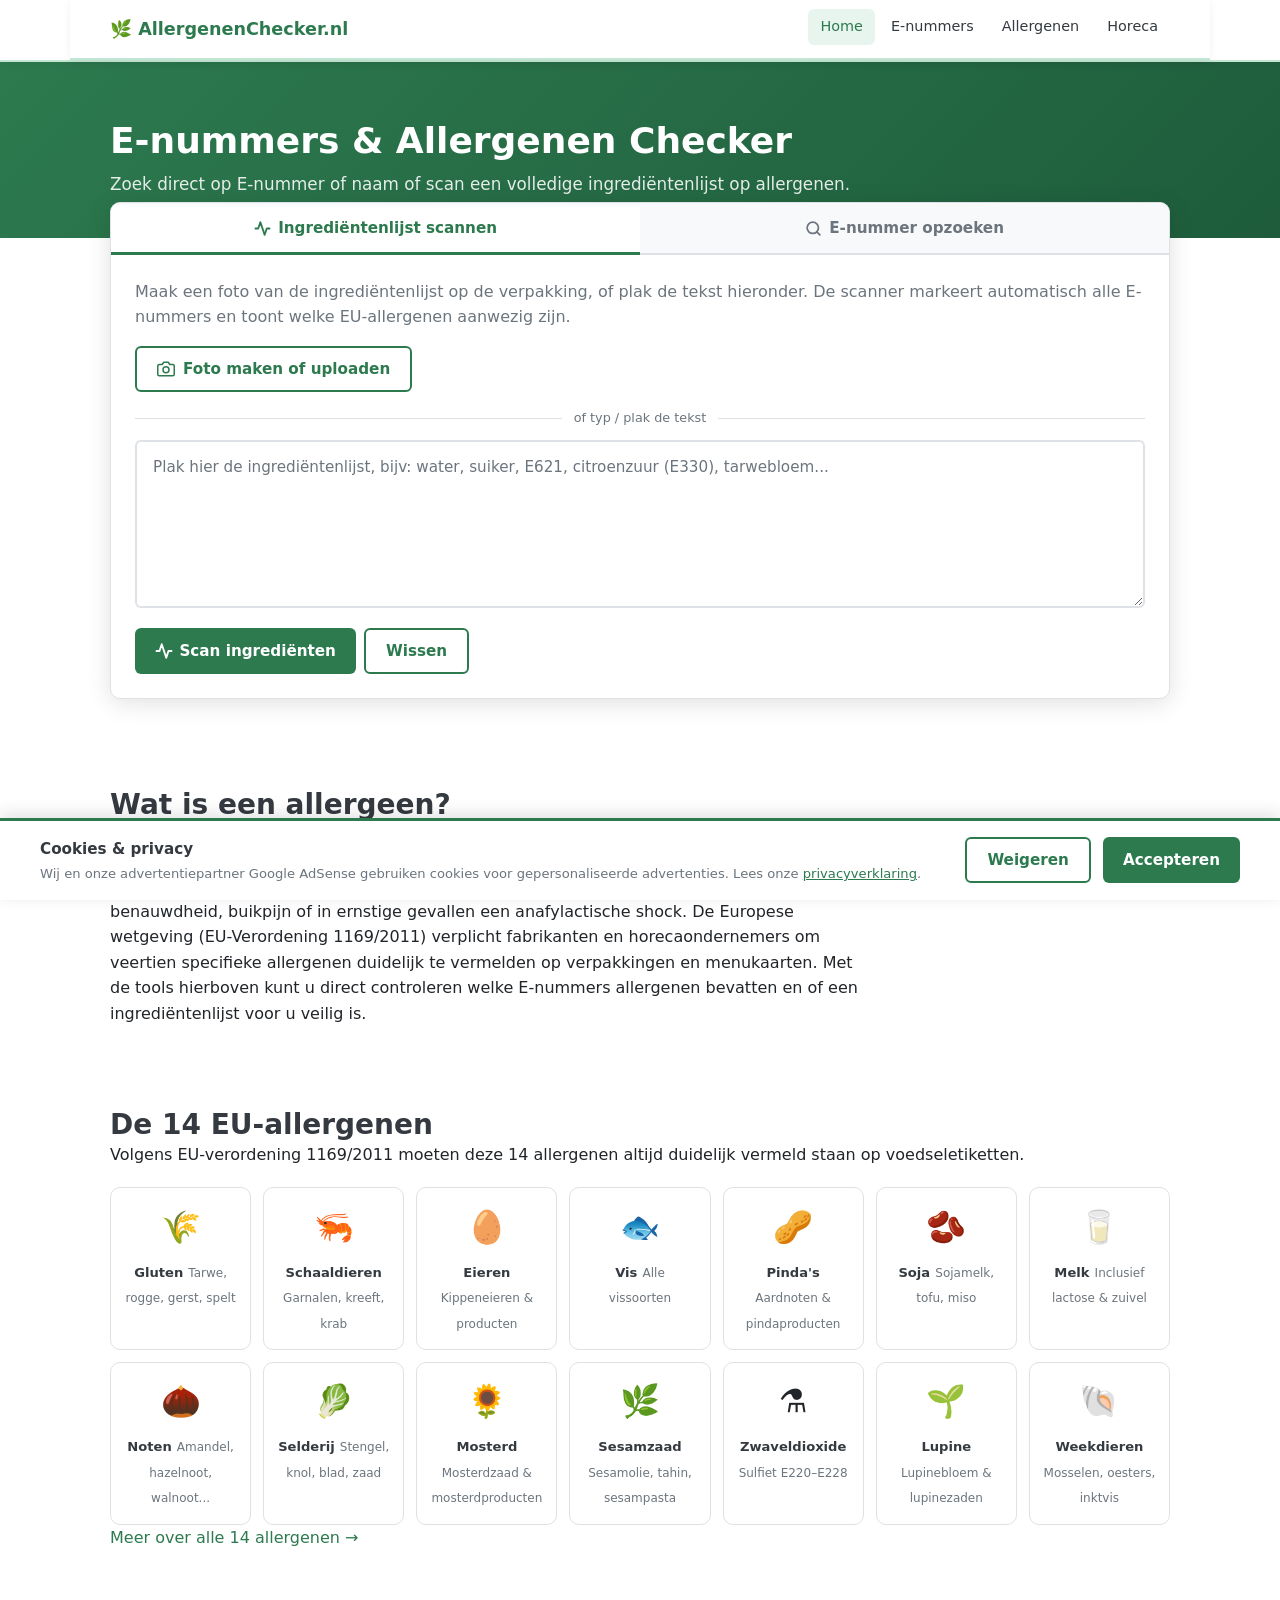
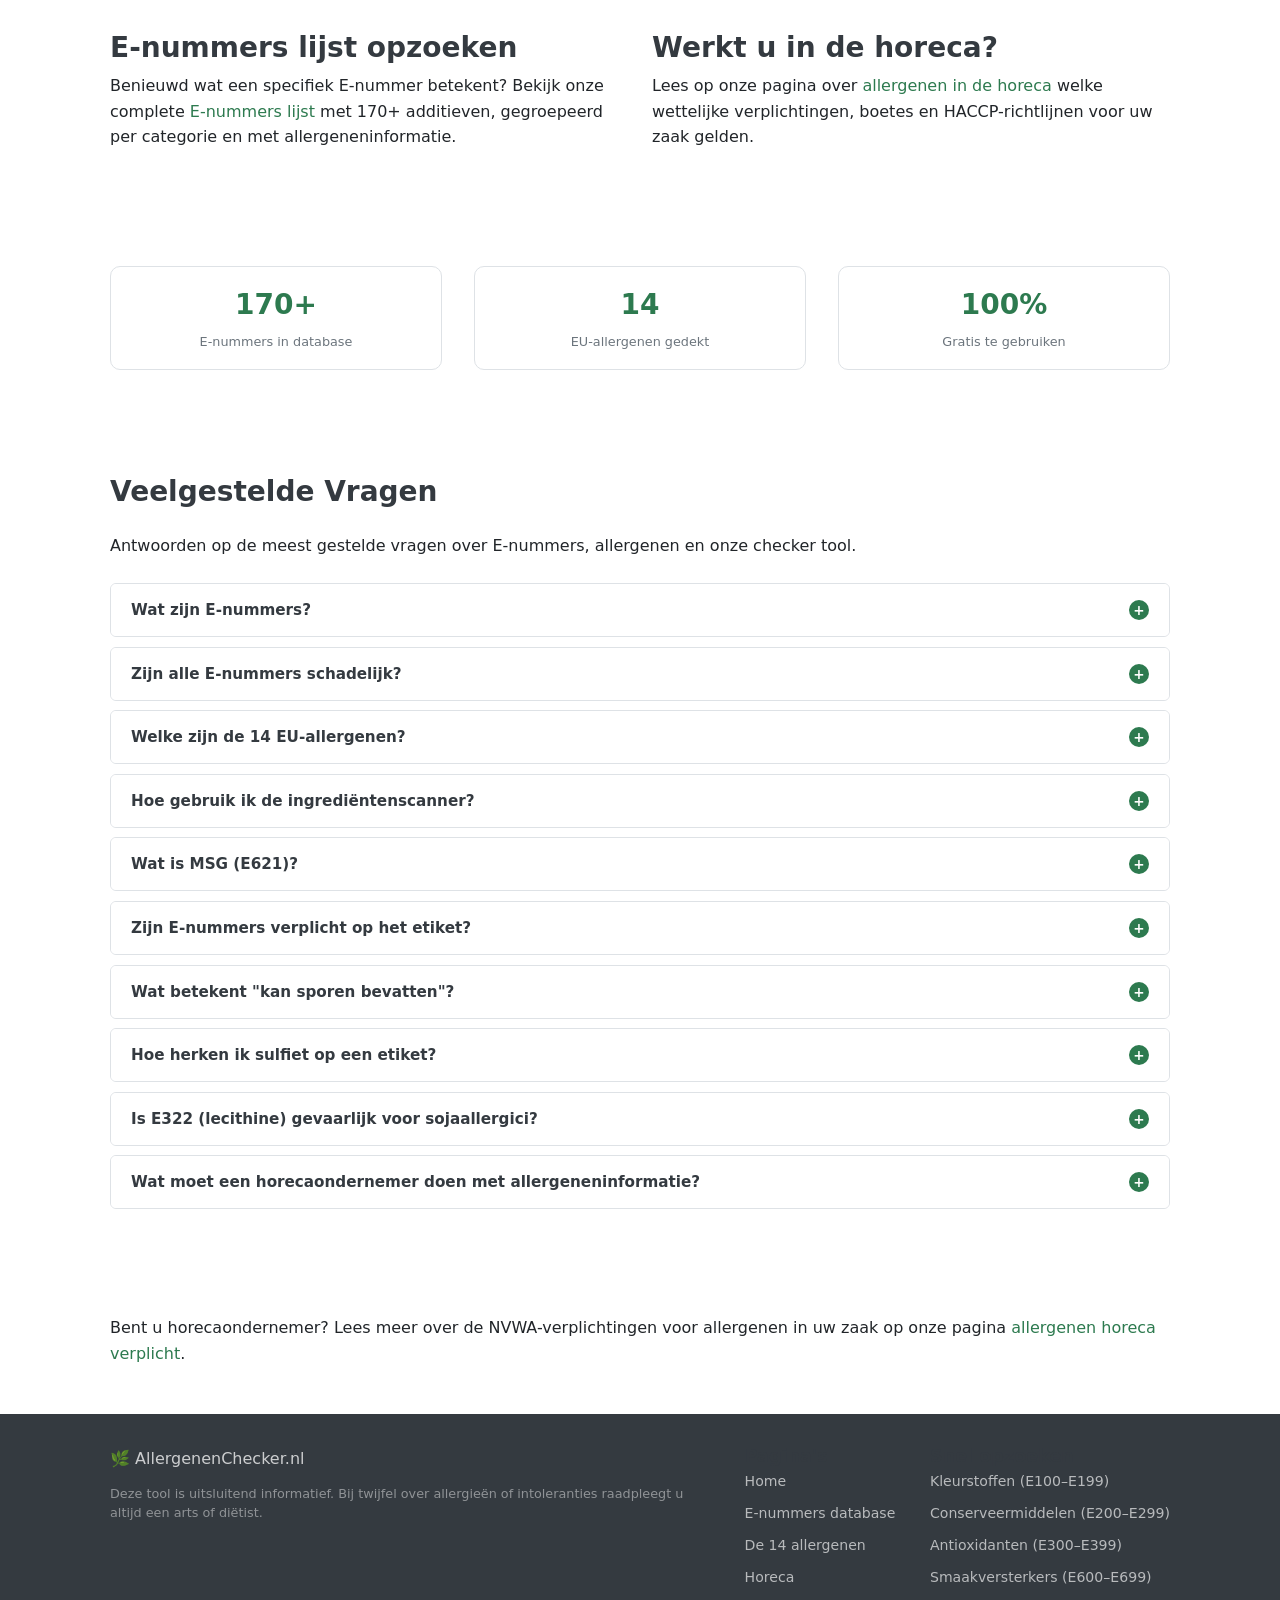
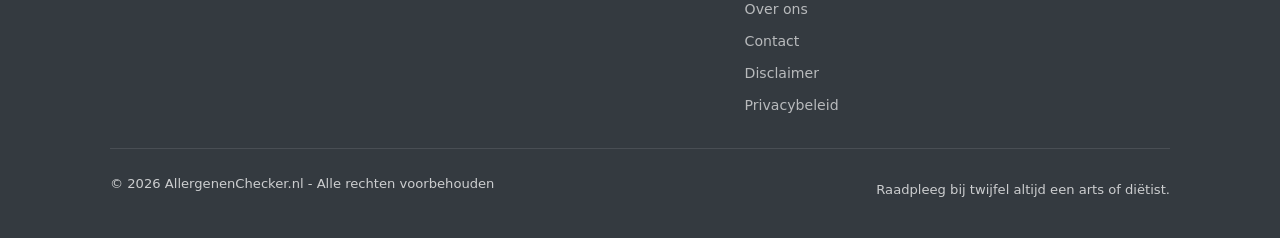
<file: index.html>
﻿<!DOCTYPE html>
<html lang="nl">
<head>
  <!-- Google tag (gtag.js) -->
  <script async src="https://www.googletagmanager.com/gtag/js?id=G-0V4DNZFD8S"></script>
  <script>
    window.dataLayer = window.dataLayer || [];
    function gtag(){dataLayer.push(arguments);}
    gtag('js', new Date());
    gtag('config', 'G-0V4DNZFD8S');
  </script>
  <meta name="google-site-verification" content="h1R6xdhfNVBOJ5P4tUbUM1_phR2VDHQlMexDK3jQAIc" />
  <meta charset="UTF-8">
  <link rel="icon" href="favicon.svg" type="image/svg+xml">
  <meta name="viewport" content="width=device-width, initial-scale=1.0">
  <title>Allergenen Checker | E-nummers Opzoeken | AllergenenChecker.nl</title>
  <meta name="description" content="Controleer direct of een E-nummer allergenen bevat. Plak een ingrediëntenlijst en zie welke van de 14 EU-allergenen aanwezig zijn. Gratis online tool.">
  <meta name="robots" content="index, follow">
  <link rel="canonical" href="https://allergenenchecker.nl/">

  <!-- Open Graph -->
  <meta property="og:title" content="Allergenen Checker | E-nummers Opzoeken | AllergenenChecker.nl">
  <meta property="og:description" content="Controleer direct of een E-nummer allergenen bevat. Plak een ingrediëntenlijst en zie welke van de 14 EU-allergenen aanwezig zijn. Gratis online tool.">
  <meta property="og:url" content="https://allergenenchecker.nl/">
  <meta property="og:type" content="website">
  <meta property="og:image" content="https://allergenenchecker.nl/assets/img/og-image.png">

  <!-- JSON-LD FAQPage Schema -->
  <script type="application/ld+json">
  {
    "@context": "https://schema.org",
    "@type": "FAQPage",
    "mainEntity": [
      {
        "@type": "Question",
        "name": "Wat zijn E-nummers?",
        "acceptedAnswer": {
          "@type": "Answer",
          "text": "E-nummers zijn codes die de Europese Unie gebruikt voor goedgekeurde voedseladditieven. De 'E' staat voor Europa. Ze worden toegevoegd aan voedsel om de houdbaarheid te verlengen, de kleur of smaak te verbeteren, of de textuur te bewaren. Voorbeelden zijn E300 (vitamine C als antioxidant) en E621 (mononatriumglutamaat als smaakversterker)."
        }
      },
      {
        "@type": "Question",
        "name": "Zijn alle E-nummers schadelijk?",
        "acceptedAnswer": {
          "@type": "Answer",
          "text": "Nee, lang niet alle E-nummers zijn schadelijk. Veel E-nummers zijn gewone vitamines of mineralen, zoals E300 (vitamine C) en E101 (vitamine B2). Alle E-nummers zijn door de Europese Voedselveiligheidsautoriteit (EFSA) beoordeeld en toegelaten voor gebruik binnen vastgestelde limieten. Sommige mensen kunnen echter gevoelig zijn voor bepaalde stoffen, zoals sulfiet (E220-E228) of kunstmatige kleurstoffen."
        }
      },
      {
        "@type": "Question",
        "name": "Welke zijn de 14 EU-allergenen?",
        "acceptedAnswer": {
          "@type": "Answer",
          "text": "De EU verplicht de vermelding van 14 allergenen op voedseletiketten: gluten (tarwe, rogge, gerst, haver, spelt), schaaldieren, eieren, vis, pinda's, soja, melk (inclusief lactose), noten (amandelen, hazelnoten, walnoten, cashewnoten, pecannoten, paranoten, pistachenoten, macadamianoten), selderij, mosterd, sesamzaad, zwaveldioxide en sulfieten (>10 mg/kg), lupine en weekdieren."
        }
      },
      {
        "@type": "Question",
        "name": "Hoe gebruik ik de ingrediëntenscanner?",
        "acceptedAnswer": {
          "@type": "Answer",
          "text": "Kopieer de ingrediëntenlijst van een product (zoals die op de verpakking staat) en plak deze in het tekstvak van de ingrediëntenscanner. Klik daarna op 'Scan ingrediënten'. De tool doorzoekt de tekst automatisch op bekende E-nummers en allergeennamen, en toont welke van de 14 EU-allergenen aanwezig zijn. U ziet een overzicht per gevonden allergeen met de bijbehorende ingrediënten."
        }
      },
      {
        "@type": "Question",
        "name": "Wat is MSG (E621)?",
        "acceptedAnswer": {
          "@type": "Answer",
          "text": "E621 is mononatriumglutamaat, ook bekend als MSG. Het is een smaakversterker die de umamismaak versterkt en veel gebruikt wordt in de Aziatische keuken, soepen, chips en kant-en-klaarmaaltijden. MSG is erkend als veilig door internationale voedselautoriteiten. Het bevat geen van de 14 EU-allergenen, maar mensen met een gevoeligheid voor glutamaat kunnen soms klachten ervaren."
        }
      },
      {
        "@type": "Question",
        "name": "Zijn E-nummers verplicht op het etiket?",
        "acceptedAnswer": {
          "@type": "Answer",
          "text": "Ja, in de Europese Unie moeten alle voedseladditieven vermeld worden op het etiket, inclusief hun functie en naam of E-nummer. Dit is vastgelegd in EU-verordening 1169/2011 betreffende de verstrekking van voedselinformatie aan consumenten. De 14 grote allergenen moeten bovendien benadrukt worden, bijvoorbeeld door vette of onderstreepte tekst."
        }
      },
      {
        "@type": "Question",
        "name": "Wat betekent 'kan sporen bevatten'?",
        "acceptedAnswer": {
          "@type": "Answer",
          "text": "'Kan sporen bevatten van...' is een vrijwillige waarschuwing van de fabrikant. Het betekent dat het product zelf het allergeen niet bevat als ingrediënt, maar dat er een kleine kans is op kruisbesmetting tijdens de productie, bijvoorbeeld doordat hetzelfde apparatuur ook gebruikt wordt voor producten mét dat allergeen. Voor mensen met een ernstige allergie of anafylaxie is deze waarschuwing belangrijk om serieus te nemen."
        }
      },
      {
        "@type": "Question",
        "name": "Hoe herken ik sulfiet op een etiket?",
        "acceptedAnswer": {
          "@type": "Answer",
          "text": "Sulfiet (zwaveldioxide en sulfieten) kan op een etiket staan als: zwaveldioxide, natriumsulfiet, natriummetabisulfiet, kaliummetabisulfiet, kaliumsulfiet, calciumsulfiet, calciumwaterstofsulfiet, kaliumwaterstofsulfiet, of als E-nummers E220 t/m E228. Het wordt gebruikt als conserveermiddel in wijn, gedroogd fruit, vruchtensappen en groenten. Sulfiet moet vermeld worden als de concentratie hoger is dan 10 mg/kg of 10 mg/liter."
        }
      },
      {
        "@type": "Question",
        "name": "Is E322 (lecithine) gevaarlijk voor sojaallergici?",
        "acceptedAnswer": {
          "@type": "Answer",
          "text": "Lecithine (E322) wordt vaak gewonnen uit soja, maar kan ook afkomstig zijn van zonnebloem of ei. Sojalecithine bevat in de praktijk weinig tot geen sojaeiwitten, omdat het een sterk gezuiverd vet is. Officiële Europese richtsnoeren stellen dat sojalecithine geen reactie veroorzaakt bij de meeste sojaallergici. Toch wordt bij ernstige sojaallergieën voorzichtigheid aangeraden. Raadpleeg uw arts of diëtist voor persoonlijk advies."
        }
      },
      {
        "@type": "Question",
        "name": "Wat moet een horecaondernemer doen met allergeneninformatie?",
        "acceptedAnswer": {
          "@type": "Answer",
          "text": "Horecaondernemers zijn wettelijk verplicht om informatie over de 14 EU-allergenen te verstrekken voor niet-verpakte gerechten. Dit kan schriftelijk (menukaart, allergenenkaart) of mondeling, maar bij mondeling moet er een schriftelijke verwijzing zijn dat de informatie bij het personeel opvraagbaar is. De informatie moet nauwkeurig, actueel en voor iedereen toegankelijk zijn. Onze horeca-pagina biedt extra hulpmiddelen voor horecaprofessionals."
        }
      }
    ]
  }
  </script>

  <link rel="stylesheet" href="assets/css/style.css">
</head>
<body>

  <!-- NAV -->
  <header class="site-header">
    <nav class="site-nav">
      <a href="index.html" class="nav-logo">🌿 AllergenenChecker.nl</a>

      <button class="nav-hamburger" id="nav-hamburger" aria-label="Menu openen" aria-expanded="false" aria-controls="nav-mobiel">
        <span></span>
        <span></span>
        <span></span>
      </button>

      <ul class="nav-links" id="nav-links">
        <li><a href="index.html" class="nav-link actief">Home</a></li>
        <li><a href="e-nummers.html" class="nav-link">E-nummers</a></li>
        <li><a href="allergenen.html" class="nav-link">Allergenen</a></li>
        <li><a href="horeca.html" class="nav-link">Horeca</a></li>
      </ul>
    </nav>

    <div class="nav-mobiel" id="nav-mobiel" aria-hidden="true">
      <ul>
        <li><a href="index.html">🏠 Home</a></li>
        <li><a href="e-nummers.html">🔢 E-nummers</a></li>
        <li><a href="allergenen.html">⚠️ Allergenen</a></li>
        <li><a href="horeca.html">🍽️ Horeca</a></li>
      </ul>
    </div>
  </header>

  <main>

    <!-- 1. HERO -->
    <section class="hero">
      <div class="container">
        <h1 class="hero-titel">E-nummers &amp; Allergenen Checker</h1>
        <p class="hero-subtitel">Zoek direct op E-nummer of naam of scan een volledige ingrediëntenlijst op allergenen.</p>
      </div>
    </section>

    <!-- 2. TOOLS TABBLAD -->
    <section class="tools-sectie">
      <div class="container">
        <div class="tools-kaart">

          <!-- Tab navigatie -->
          <div class="tabs-nav" role="tablist" aria-label="Kies een tool">
            <button
              class="tab-knop actief"
              id="tab-scan"
              role="tab"
              aria-selected="true"
              aria-controls="panel-scan"
            >
              <svg xmlns="http://www.w3.org/2000/svg" width="17" height="17" viewBox="0 0 24 24" fill="none" stroke="currentColor" stroke-width="2.5" stroke-linecap="round" stroke-linejoin="round" aria-hidden="true"><polyline points="22 12 18 12 15 21 9 3 6 12 2 12"/></svg>
              Ingrediëntenlijst scannen
            </button>
            <button
              class="tab-knop"
              id="tab-zoek"
              role="tab"
              aria-selected="false"
              aria-controls="panel-zoek"
            >
              <svg xmlns="http://www.w3.org/2000/svg" width="17" height="17" viewBox="0 0 24 24" fill="none" stroke="currentColor" stroke-width="2.5" stroke-linecap="round" stroke-linejoin="round" aria-hidden="true"><circle cx="11" cy="11" r="8"/><line x1="21" y1="21" x2="16.65" y2="16.65"/></svg>
              E-nummer opzoeken
            </button>
          </div>

          <!-- Panel 1: E-nummer zoeker (standaard verborgen) -->
          <div id="panel-zoek" class="tab-panel" role="tabpanel" aria-labelledby="tab-zoek" hidden>
            <label for="zoek-input" class="zoek-label">E-nummer of ingrediënt opzoeken</label>
            <div class="zoek-rij">
              <input
                type="search"
                id="zoek-input"
                class="zoek-input"
                placeholder="Bijv. E621 of glutamaat..."
                autocomplete="off"
                aria-label="Zoek op E-nummer of naam"
              >
              <button class="btn btn-groen" id="zoek-knop" aria-label="Zoeken">
                <svg xmlns="http://www.w3.org/2000/svg" width="18" height="18" viewBox="0 0 24 24" fill="none" stroke="currentColor" stroke-width="2.5" stroke-linecap="round" stroke-linejoin="round" aria-hidden="true"><circle cx="11" cy="11" r="8"/><line x1="21" y1="21" x2="16.65" y2="16.65"/></svg>
                Zoeken
              </button>
            </div>
            <div id="zoek-resultaten" class="zoek-resultaten" role="region" aria-live="polite" aria-label="Zoekresultaten"></div>
          </div>

          <!-- Panel 2: Ingrediëntenscanner (standaard actief) -->
          <div id="panel-scan" class="tab-panel actief" role="tabpanel" aria-labelledby="tab-scan">
            <p class="scanner-intro">
              Maak een foto van de ingrediëntenlijst op de verpakking, of plak de tekst hieronder. De scanner markeert automatisch alle E-nummers en toont welke EU-allergenen aanwezig zijn.
            </p>

            <!-- OCR: foto uploaden of camera -->
            <div class="ocr-sectie">
              <button type="button" id="ocr-knop" class="btn btn-outline ocr-knop">
                <svg xmlns="http://www.w3.org/2000/svg" width="18" height="18" viewBox="0 0 24 24" fill="none" stroke="currentColor" stroke-width="2" stroke-linecap="round" stroke-linejoin="round" aria-hidden="true"><path d="M23 19a2 2 0 0 1-2 2H3a2 2 0 0 1-2-2V8a2 2 0 0 1 2-2h4l2-3h6l2 3h4a2 2 0 0 1 2 2z"/><circle cx="12" cy="13" r="4"/></svg>
                Foto maken of uploaden
              </button>
              <input type="file" id="ocr-foto" accept="image/*" capture="environment" class="sr-only" aria-label="Foto van ingrediëntenlijst">
              <div id="ocr-status" class="ocr-status" hidden></div>
              <div id="ocr-preview" class="ocr-preview" hidden></div>
            </div>

            <div class="ocr-scheiding"><span>of typ / plak de tekst</span></div>

            <label for="scan-input" class="sr-only">Ingrediëntenlijst</label>
            <textarea
              id="scan-input"
              class="scanner-textarea"
              placeholder="Plak hier de ingrediëntenlijst, bijv: water, suiker, E621, citroenzuur (E330), tarwebloem..."
              rows="6"
              aria-label="Plak de ingrediëntenlijst om te scannen"
            ></textarea>
            <div class="scanner-knoppen">
              <button id="scan-btn" class="btn btn-groen">
                <svg xmlns="http://www.w3.org/2000/svg" width="18" height="18" viewBox="0 0 24 24" fill="none" stroke="currentColor" stroke-width="2.5" stroke-linecap="round" stroke-linejoin="round" aria-hidden="true"><polyline points="22 12 18 12 15 21 9 3 6 12 2 12"/></svg>
                Scan ingrediënten
              </button>
              <button id="scan-wis" class="btn btn-outline">Wissen</button>
            </div>
            <div id="scan-samenvatting" class="scan-samenvatting" role="region" aria-live="polite" aria-label="Samenvatting scan"></div>
            <div id="scan-output" class="scan-output" role="region" aria-live="polite" aria-label="Scanresultaten"></div>
          </div>

        </div>
      </div>
    </section>

    <!-- SEO: Wat is een allergeen -->
    <section class="sectie">
      <div class="container">
        <div style="max-width:760px;">
          <h2>Wat is een allergeen?</h2>
          <p>
            Een allergeen is een stof, meestal een eiwit, die bij gevoelige personen een allergische reactie veroorzaakt. Het immuunsysteem van iemand met een voedselallergie reageert op dit eiwit alsof het een gevaarlijke indringer is. Dit leidt tot klachten zoals huiduitslag, jeuk, benauwdheid, buikpijn of in ernstige gevallen een anafylactische shock. De Europese wetgeving (EU-Verordening 1169/2011) verplicht fabrikanten en horecaondernemers om veertien specifieke allergenen duidelijk te vermelden op verpakkingen en menukaarten. Met de tools hierboven kunt u direct controleren welke E-nummers allergenen bevatten en of een ingrediëntenlijst voor u veilig is.
          </p>
        </div>
      </div>
    </section>

    <!-- 3. EU-ALLERGENEN GRID -->
    <section class="allergenen-sectie">
      <div class="container">
        <h2 class="sectie-titel">De 14 EU-allergenen</h2>
        <p class="sectie-subtitel">Volgens EU-verordening 1169/2011 moeten deze 14 allergenen altijd duidelijk vermeld staan op voedseletiketten.</p>

        <div class="allergenen-grid">

          <a href="allergenen.html#gluten" class="allergeen-kaart">
            <span class="allergeen-icoon">🌾</span>
            <span class="allergeen-naam">Gluten</span>
            <span class="allergeen-sub">Tarwe, rogge, gerst, spelt</span>
          </a>

          <a href="allergenen.html#schaaldieren" class="allergeen-kaart">
            <span class="allergeen-icoon">🦐</span>
            <span class="allergeen-naam">Schaaldieren</span>
            <span class="allergeen-sub">Garnalen, kreeft, krab</span>
          </a>

          <a href="allergenen.html#eieren" class="allergeen-kaart">
            <span class="allergeen-icoon">🥚</span>
            <span class="allergeen-naam">Eieren</span>
            <span class="allergeen-sub">Kippeneieren &amp; producten</span>
          </a>

          <a href="allergenen.html#vis" class="allergeen-kaart">
            <span class="allergeen-icoon">🐟</span>
            <span class="allergeen-naam">Vis</span>
            <span class="allergeen-sub">Alle vissoorten</span>
          </a>

          <a href="allergenen.html#pindas" class="allergeen-kaart">
            <span class="allergeen-icoon">🥜</span>
            <span class="allergeen-naam">Pinda's</span>
            <span class="allergeen-sub">Aardnoten &amp; pindaproducten</span>
          </a>

          <a href="allergenen.html#soja" class="allergeen-kaart">
            <span class="allergeen-icoon">🫘</span>
            <span class="allergeen-naam">Soja</span>
            <span class="allergeen-sub">Sojamelk, tofu, miso</span>
          </a>

          <a href="allergenen.html#melk" class="allergeen-kaart">
            <span class="allergeen-icoon">🥛</span>
            <span class="allergeen-naam">Melk</span>
            <span class="allergeen-sub">Inclusief lactose &amp; zuivel</span>
          </a>

          <a href="allergenen.html#noten" class="allergeen-kaart">
            <span class="allergeen-icoon">🌰</span>
            <span class="allergeen-naam">Noten</span>
            <span class="allergeen-sub">Amandel, hazelnoot, walnoot...</span>
          </a>

          <a href="allergenen.html#selderij" class="allergeen-kaart">
            <span class="allergeen-icoon">🥬</span>
            <span class="allergeen-naam">Selderij</span>
            <span class="allergeen-sub">Stengel, knol, blad, zaad</span>
          </a>

          <a href="allergenen.html#mosterd" class="allergeen-kaart">
            <span class="allergeen-icoon">🌻</span>
            <span class="allergeen-naam">Mosterd</span>
            <span class="allergeen-sub">Mosterdzaad &amp; mosterdproducten</span>
          </a>

          <a href="allergenen.html#sesam" class="allergeen-kaart">
            <span class="allergeen-icoon">🌿</span>
            <span class="allergeen-naam">Sesamzaad</span>
            <span class="allergeen-sub">Sesamolie, tahin, sesampasta</span>
          </a>

          <a href="allergenen.html#sulfiet" class="allergeen-kaart">
            <span class="allergeen-icoon">⚗️</span>
            <span class="allergeen-naam">Zwaveldioxide</span>
            <span class="allergeen-sub">Sulfiet E220–E228</span>
          </a>

          <a href="allergenen.html#lupine" class="allergeen-kaart">
            <span class="allergeen-icoon">🌱</span>
            <span class="allergeen-naam">Lupine</span>
            <span class="allergeen-sub">Lupinebloem &amp; lupinezaden</span>
          </a>

          <a href="allergenen.html#weekdieren" class="allergeen-kaart">
            <span class="allergeen-icoon">🐚</span>
            <span class="allergeen-naam">Weekdieren</span>
            <span class="allergeen-sub">Mosselen, oesters, inktvis</span>
          </a>

        </div>

        <div class="allergenen-cta">
          <a href="allergenen.html" class="knop-secundair">Meer over alle 14 allergenen →</a>
        </div>
      </div>
    </section>

    <!-- SEO: doorlinken naar E-nummers lijst en Horeca -->
    <section class="sectie">
      <div class="container">
        <div class="rij">
          <div class="kolom">
            <h2 style="margin-bottom:.5rem;">E-nummers lijst opzoeken</h2>
            <p style="margin-bottom:.75rem;">
              Benieuwd wat een specifiek E-nummer betekent? Bekijk onze complete <a href="e-nummers.html">E-nummers lijst</a> met 170+ additieven, gegroepeerd per categorie en met allergeneninformatie.
            </p>
          </div>
          <div class="kolom">
            <h2 style="margin-bottom:.5rem;">Werkt u in de horeca?</h2>
            <p style="margin-bottom:.75rem;">
              Lees op onze pagina over <a href="horeca.html">allergenen in de horeca</a> welke wettelijke verplichtingen, boetes en HACCP-richtlijnen voor uw zaak gelden.
            </p>
          </div>
        </div>
      </div>
    </section>

    <!-- 5. STATISTIEKEN RIJ -->
    <section class="stats-sectie">
      <div class="container">
        <div class="stats-rij">

          <div class="stat-item">
            <span class="stat-getal">170+</span>
            <span class="stat-label">E-nummers in database</span>
          </div>

          <div class="stat-divider" aria-hidden="true"></div>

          <div class="stat-item">
            <span class="stat-getal">14</span>
            <span class="stat-label">EU-allergenen gedekt</span>
          </div>

          <div class="stat-divider" aria-hidden="true"></div>

          <div class="stat-item">
            <span class="stat-getal">100%</span>
            <span class="stat-label">Gratis te gebruiken</span>
          </div>

        </div>
      </div>
    </section>

    <!-- 6. FAQ -->
    <section class="faq-sectie" id="faq">
      <div class="container">
        <h2 class="sectie-titel">Veelgestelde Vragen</h2>
        <p class="sectie-subtitel">Antwoorden op de meest gestelde vragen over E-nummers, allergenen en onze checker tool.</p>

        <div class="faq-lijst">

          <div class="faq-item">
            <button class="faq-vraag" aria-expanded="false">
              Wat zijn E-nummers?
              <span class="faq-icoontje" aria-hidden="true">+</span>
            </button>
            <div class="faq-antwoord">
              <p>E-nummers zijn codes die de Europese Unie gebruikt voor goedgekeurde voedseladditieven. De 'E' staat voor Europa. Ze worden toegevoegd aan voedsel om de houdbaarheid te verlengen, de kleur of smaak te verbeteren, of de textuur te bewaren. Denk aan E300 (vitamine C als antioxidant) of E621 (mononatriumglutamaat als smaakversterker). Alle E-nummers zijn beoordeeld door de Europese Voedselveiligheidsautoriteit (EFSA) en mogen alleen worden gebruikt binnen vastgestelde veiligheidsgrenzen.</p>
            </div>
          </div>

          <div class="faq-item">
            <button class="faq-vraag" aria-expanded="false">
              Zijn alle E-nummers schadelijk?
              <span class="faq-icoontje" aria-hidden="true">+</span>
            </button>
            <div class="faq-antwoord">
              <p>Nee, lang niet alle E-nummers zijn schadelijk. Veel zijn gewone vitamines of bekende stoffen uit de natuur, zoals E300 (vitamine C), E101 (riboflavine / vitamine B2) of E160a (bètacaroteen uit wortels). Alle toegelaten E-nummers zijn wetenschappelijk beoordeeld. Sommige mensen zijn wel gevoelig voor specifieke stoffen zoals sulfiet (E220–E228) of bepaalde kunstmatige kleurstoffen maar dat verschilt per persoon.</p>
            </div>
          </div>

          <div class="faq-item">
            <button class="faq-vraag" aria-expanded="false">
              Welke zijn de 14 EU-allergenen?
              <span class="faq-icoontje" aria-hidden="true">+</span>
            </button>
            <div class="faq-antwoord">
              <p>De EU verplicht de duidelijke vermelding van 14 allergenen op voedseletiketten: gluten (tarwe, rogge, gerst, haver, spelt), schaaldieren, eieren, vis, pinda's, soja, melk (incl. lactose), noten (amandelen, hazelnoten, walnoten, cashewnoten, pecannoten, paranoten, pistachenoten, macadamianoten), selderij, mosterd, sesamzaad, zwaveldioxide en sulfieten (bij meer dan 10 mg/kg), lupine en weekdieren. Deze stoffen moeten benadrukt worden op etiketten, bijvoorbeeld in vette letters.</p>
            </div>
          </div>

          <div class="faq-item">
            <button class="faq-vraag" aria-expanded="false">
              Hoe gebruik ik de ingrediëntenscanner?
              <span class="faq-icoontje" aria-hidden="true">+</span>
            </button>
            <div class="faq-antwoord">
              <p>Kopieer de volledige ingrediëntenlijst van een product zoals die op de verpakking staat en plak deze in het tekstvak van de scanner. Klik op "Scan ingrediënten". De tool doorzoekt automatisch de tekst op bekende E-nummers en allergeennamen en toont welke van de 14 EU-allergenen aanwezig zijn. U ziet een overzicht per gevonden allergeen inclusief de betreffende ingrediënten. Let op: de scanner is informatief; raadpleeg bij twijfel altijd de fabrikant of een arts.</p>
            </div>
          </div>

          <div class="faq-item">
            <button class="faq-vraag" aria-expanded="false">
              Wat is MSG (E621)?
              <span class="faq-icoontje" aria-hidden="true">+</span>
            </button>
            <div class="faq-antwoord">
              <p>E621 is mononatriumglutamaat, beter bekend als MSG. Het is een smaakversterker die de umamismaak intensiveert en veel gebruikt wordt in de Aziatische keuken, soepen, chips en kant-en-klaarmaaltijden. MSG is door internationale voedselautoriteiten waaronder EFSA en de Amerikaanse FDA erkend als veilig voor de meeste mensen. Het bevat geen van de 14 EU-allergenen. Een kleine groep mensen rapporteert gevoeligheid voor glutamaat, maar wetenschappelijk bewijs hiervoor is beperkt.</p>
            </div>
          </div>

          <div class="faq-item">
            <button class="faq-vraag" aria-expanded="false">
              Zijn E-nummers verplicht op het etiket?
              <span class="faq-icoontje" aria-hidden="true">+</span>
            </button>
            <div class="faq-antwoord">
              <p>Ja. In de Europese Unie moeten alle voedseladditieven vermeld worden op het etiket, inclusief hun technologische functie (bijv. "kleurstof", "conserveermiddel") en naam of E-nummer. Dit is vastgelegd in EU-verordening nr. 1169/2011. De 14 grote allergenen moeten bovendien extra benadrukt worden ten opzichte van de rest van de ingrediëntenlijst doorgaans in vette, cursieve of onderstreepte tekst.</p>
            </div>
          </div>

          <div class="faq-item">
            <button class="faq-vraag" aria-expanded="false">
              Wat betekent "kan sporen bevatten"?
              <span class="faq-icoontje" aria-hidden="true">+</span>
            </button>
            <div class="faq-antwoord">
              <p>"Kan sporen bevatten van..." is een vrijwillige voorzorgswaarschuwing van de fabrikant. Het betekent dat het product het genoemde allergeen niet als ingrediënt bevat, maar dat er een kleine kans is op kruisbesmetting bijvoorbeeld doordat dezelfde productielijn of apparatuur ook voor producten mét dat allergeen wordt gebruikt. Voor mensen met een ernstige allergie of anafylaxie is deze waarschuwing serieus te nemen. Raadpleeg altijd uw arts voor persoonlijk advies.</p>
            </div>
          </div>

          <div class="faq-item">
            <button class="faq-vraag" aria-expanded="false">
              Hoe herken ik sulfiet op een etiket?
              <span class="faq-icoontje" aria-hidden="true">+</span>
            </button>
            <div class="faq-antwoord">
              <p>Sulfiet staat op etiketten onder diverse namen: zwaveldioxide, natriumsulfiet, natriummetabisulfiet, kaliummetabisulfiet, kaliumsulfiet, calciumsulfiet, calciumwaterstofsulfiet of kaliumwaterstofsulfiet. Als E-nummers zijn dit E220 tot en met E228. Sulfiet wordt gebruikt als conserveermiddel in wijn, gedroogd fruit, vruchtensappen, groenten en sommige vleeswaren. Vermelding is verplicht wanneer de concentratie hoger is dan 10 mg/kg of 10 mg/liter.</p>
            </div>
          </div>

          <div class="faq-item">
            <button class="faq-vraag" aria-expanded="false">
              Is E322 (lecithine) gevaarlijk voor sojaallergici?
              <span class="faq-icoontje" aria-hidden="true">+</span>
            </button>
            <div class="faq-antwoord">
              <p>Lecithine (E322) kan gewonnen zijn uit soja, maar ook uit zonnebloem of ei. Sojalecithine bevat in de praktijk weinig tot geen sojaeiwitten, omdat het sterk gezuiverd vet betreft. Officiële Europese richtsnoeren stellen dat sojalecithine in de meeste gevallen geen allergische reactie veroorzaakt bij sojaallergici. Toch is voorzichtigheid geboden bij ernstige sojaallergie. Controleer altijd of de bron vermeld staat en raadpleeg uw arts of diëtist voor persoonlijk advies.</p>
            </div>
          </div>

          <div class="faq-item">
            <button class="faq-vraag" aria-expanded="false">
              Wat moet een horecaondernemer doen met allergeneninformatie?
              <span class="faq-icoontje" aria-hidden="true">+</span>
            </button>
            <div class="faq-antwoord">
              <p>Horecaondernemers zijn wettelijk verplicht om informatie over de 14 EU-allergenen te verstrekken voor niet-verpakte gerechten. Dit kan schriftelijk (menukaart, allergenenkaart, krijtbord) of mondeling maar bij mondelinge informatie moet er altijd een schriftelijke verwijzing zijn dat de informatie bij het personeel opvraagbaar is. De informatie moet nauwkeurig, actueel en volledig zijn. Onze <a href="horeca.html">horeca-pagina</a> biedt praktische hulpmiddelen voor horecaprofessionals.</p>
            </div>
          </div>

        </div>
      </div>
    </section>

    <!-- SEO: interne link naar Horeca -->
    <section class="sectie">
      <div class="container">
        <p>
          Bent u horecaondernemer? Lees meer over de NVWA-verplichtingen voor allergenen in uw zaak op onze pagina <a href="horeca.html">allergenen horeca verplicht</a>.
        </p>
      </div>
    </section>

  </main>

  <!-- FOOTER -->
  <footer class="site-footer">
    <div class="container">
      <div class="footer-rij">

        <div class="footer-kolom">
          <p class="footer-logo">🌿 AllergenenChecker.nl</p>
          <p class="footer-disclaimer">Deze tool is uitsluitend informatief. Bij twijfel over allergieën of intoleranties raadpleegt u altijd een arts of diëtist.</p>
        </div>

        <div class="footer-kolom">
          <h3 class="footer-koptitel">Pagina's</h3>
          <ul class="footer-links">
            <li><a href="index.html">Home</a></li>
            <li><a href="e-nummers.html">E-nummers database</a></li>
            <li><a href="allergenen.html">De 14 allergenen</a></li>
            <li><a href="horeca.html">Horeca</a></li>
            <li><a href="over-ons.html">Over ons</a></li>
            <li><a href="contact.html">Contact</a></li>
            <li><a href="disclaimer.html">Disclaimer</a></li>
            <li><a href="privacy.html">Privacybeleid</a></li>
          </ul>
        </div>

        <div class="footer-kolom">
          <h3 class="footer-koptitel">Snel opzoeken</h3>
          <ul class="footer-links">
            <li><a href="e-nummers.html#kleurstoffen">Kleurstoffen (E100–E199)</a></li>
            <li><a href="e-nummers.html#conserveermiddelen">Conserveermiddelen (E200–E299)</a></li>
            <li><a href="e-nummers.html#antioxidanten">Antioxidanten (E300–E399)</a></li>
            <li><a href="e-nummers.html#smaakversterkers">Smaakversterkers (E600–E699)</a></li>
          </ul>
        </div>

      </div>

      <div class="footer-bodem">
        <p class="footer-copyright">© 2026 AllergenenChecker.nl - Alle rechten voorbehouden</p>
        <p class="footer-disclaimer-klein">Raadpleeg bij twijfel altijd een arts of diëtist.</p>
      </div>
    </div>
  </footer>

  <script src="assets/js/database.js"></script>
  <script src="assets/js/app.js"></script>
  <script src="assets/js/ocr.js"></script>
  <script src="assets/js/cookie-banner.js"></script>

</body>
</html>
</file>
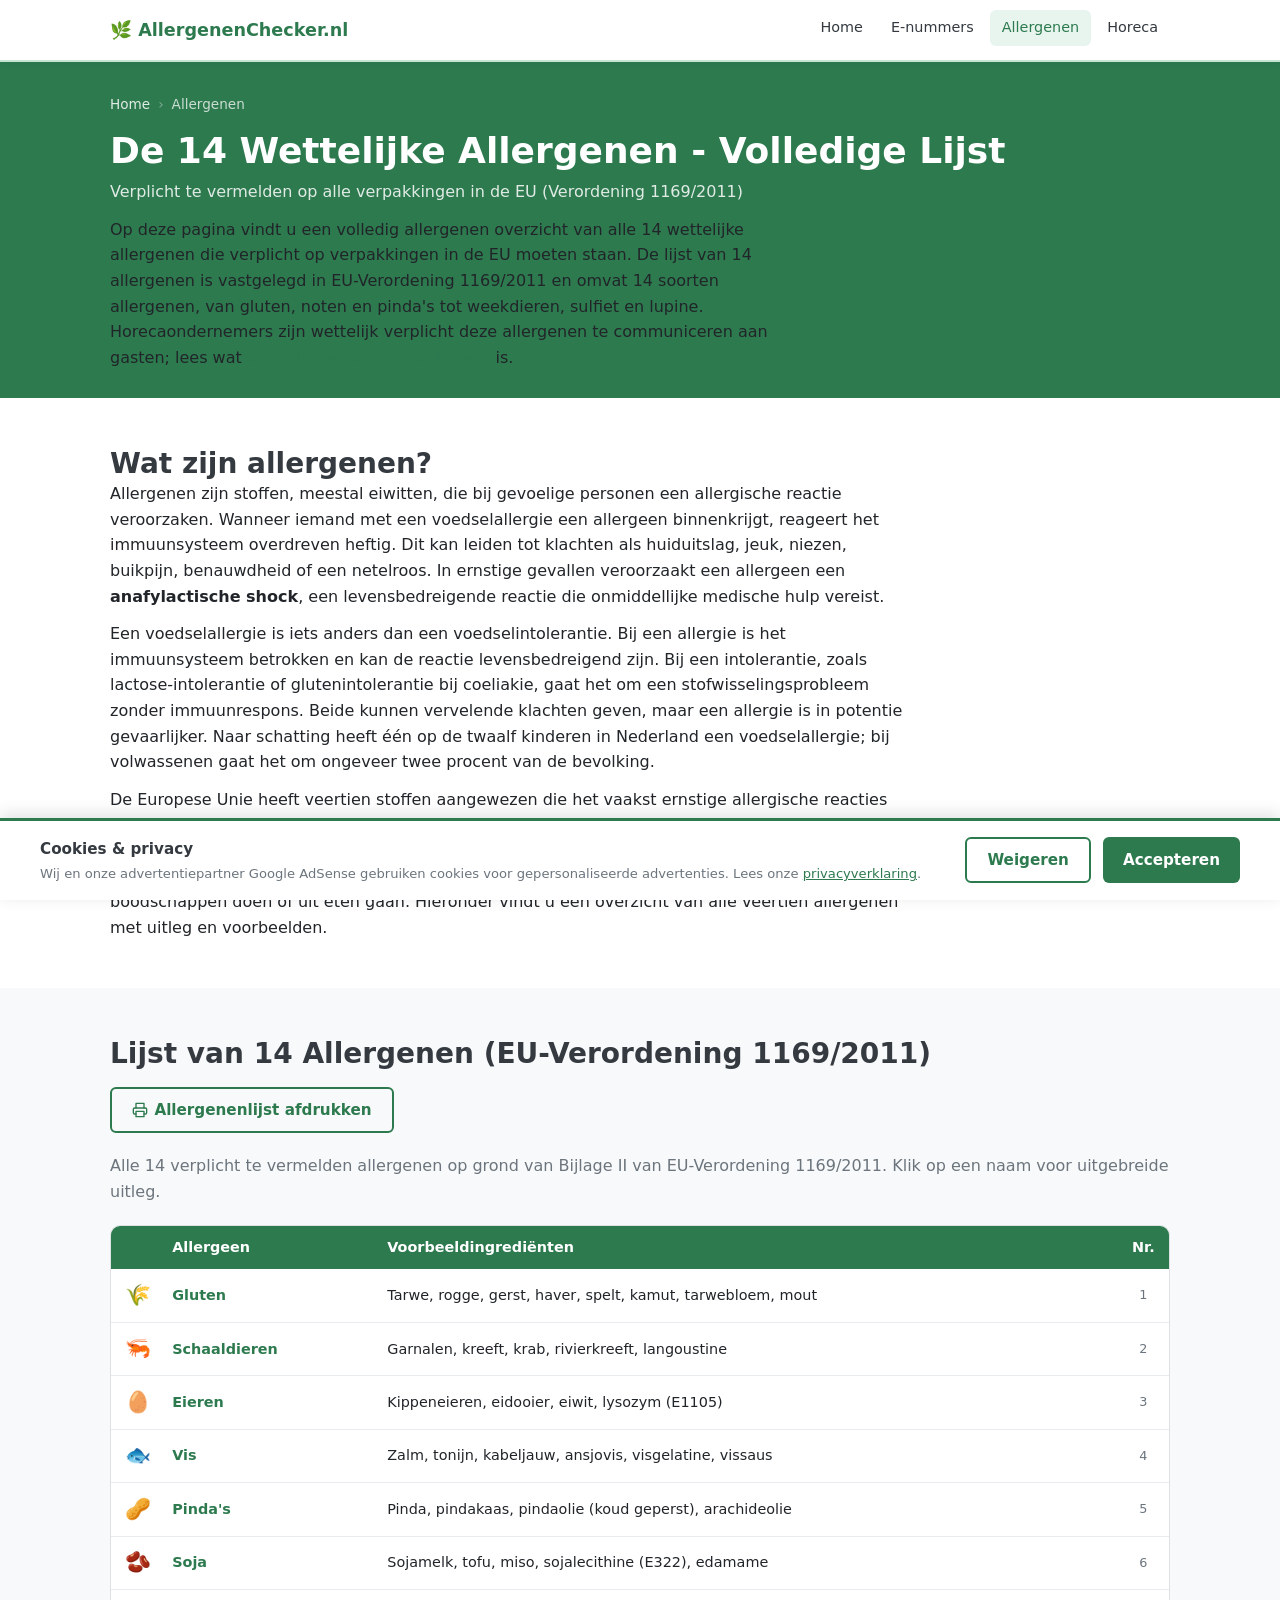
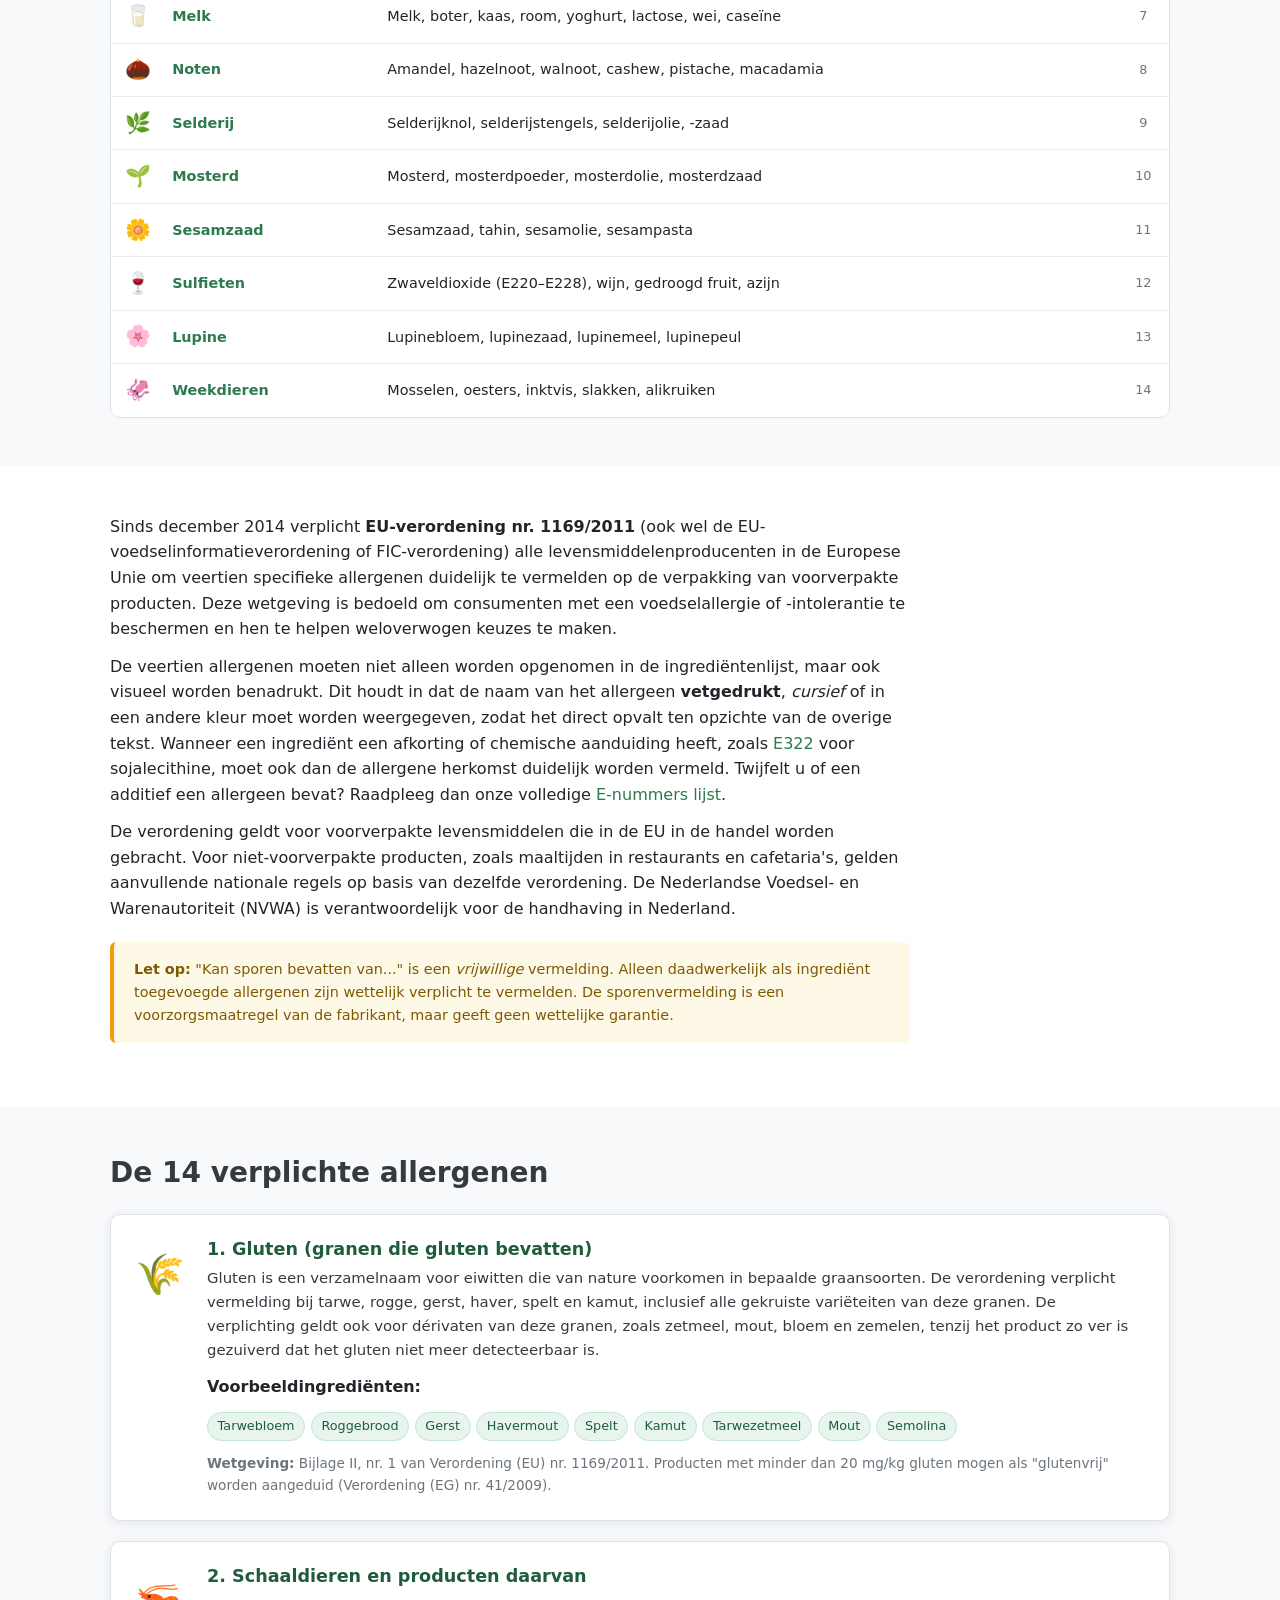
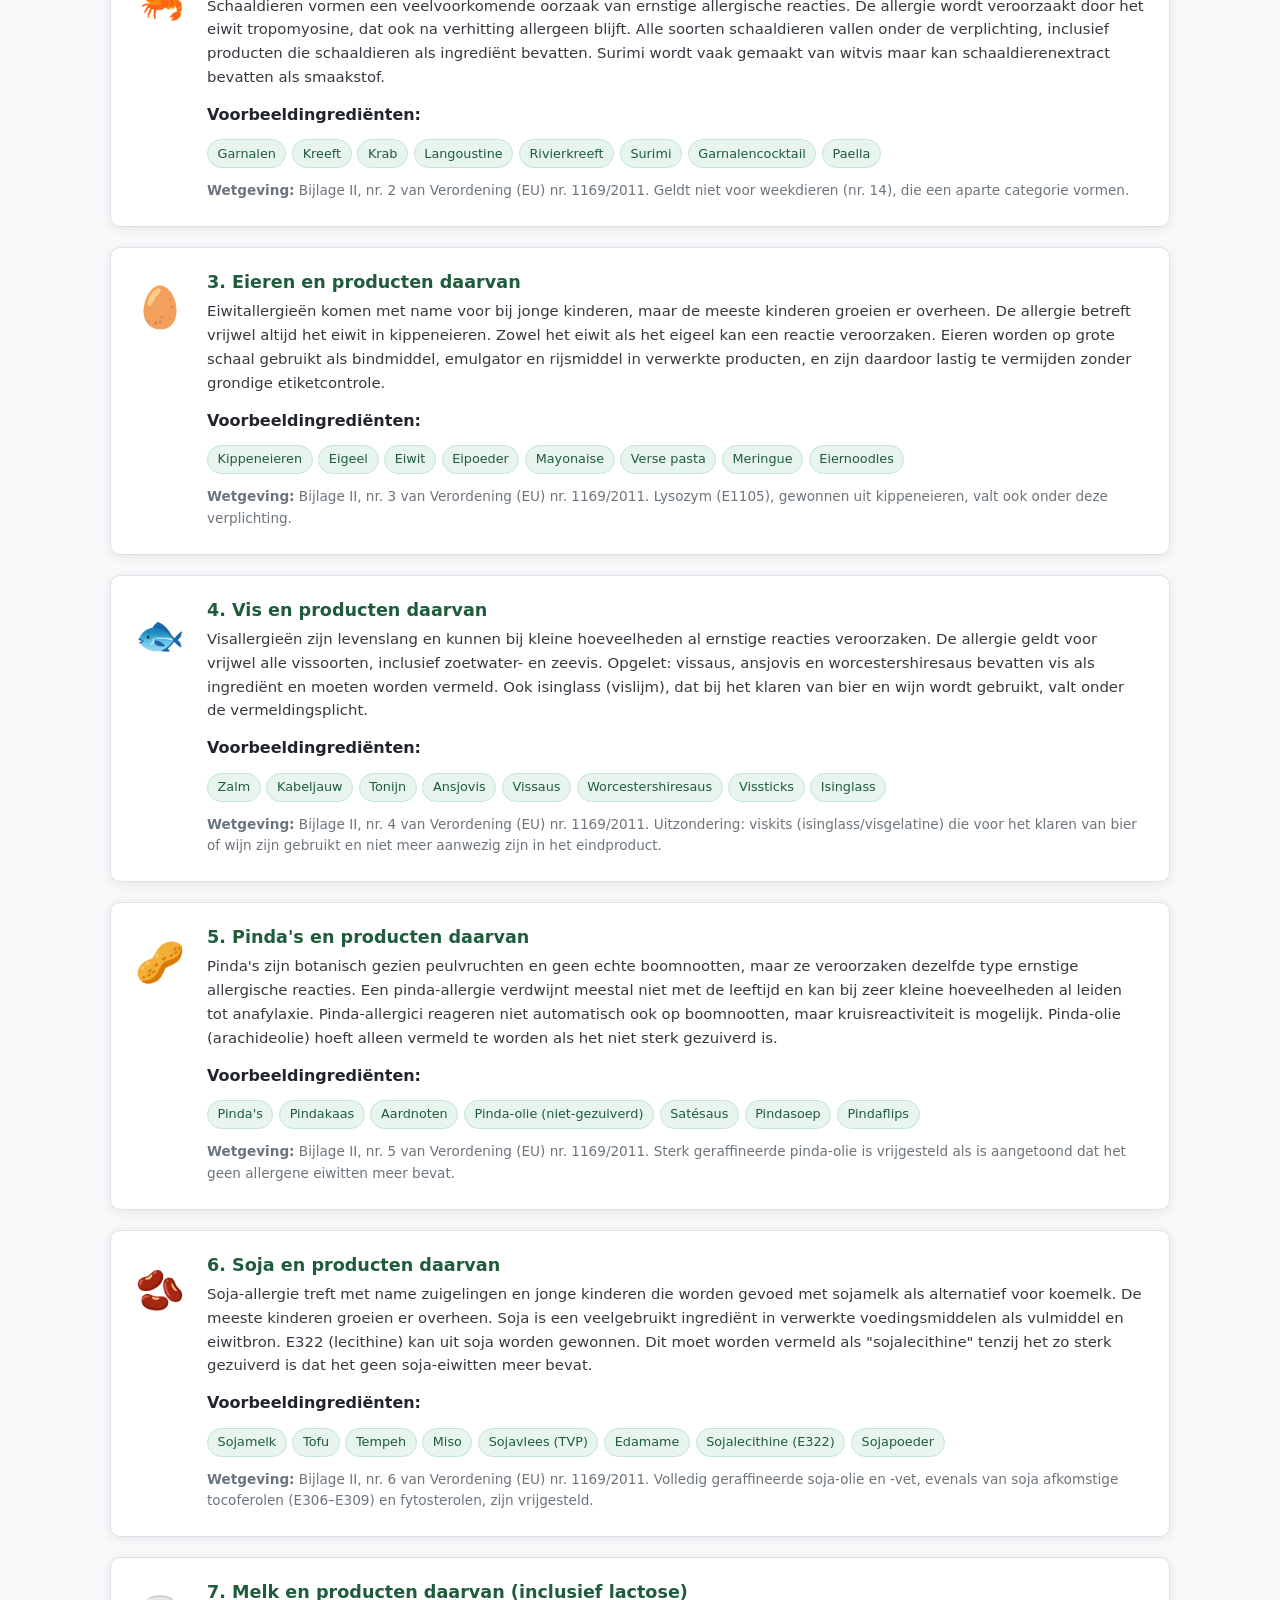
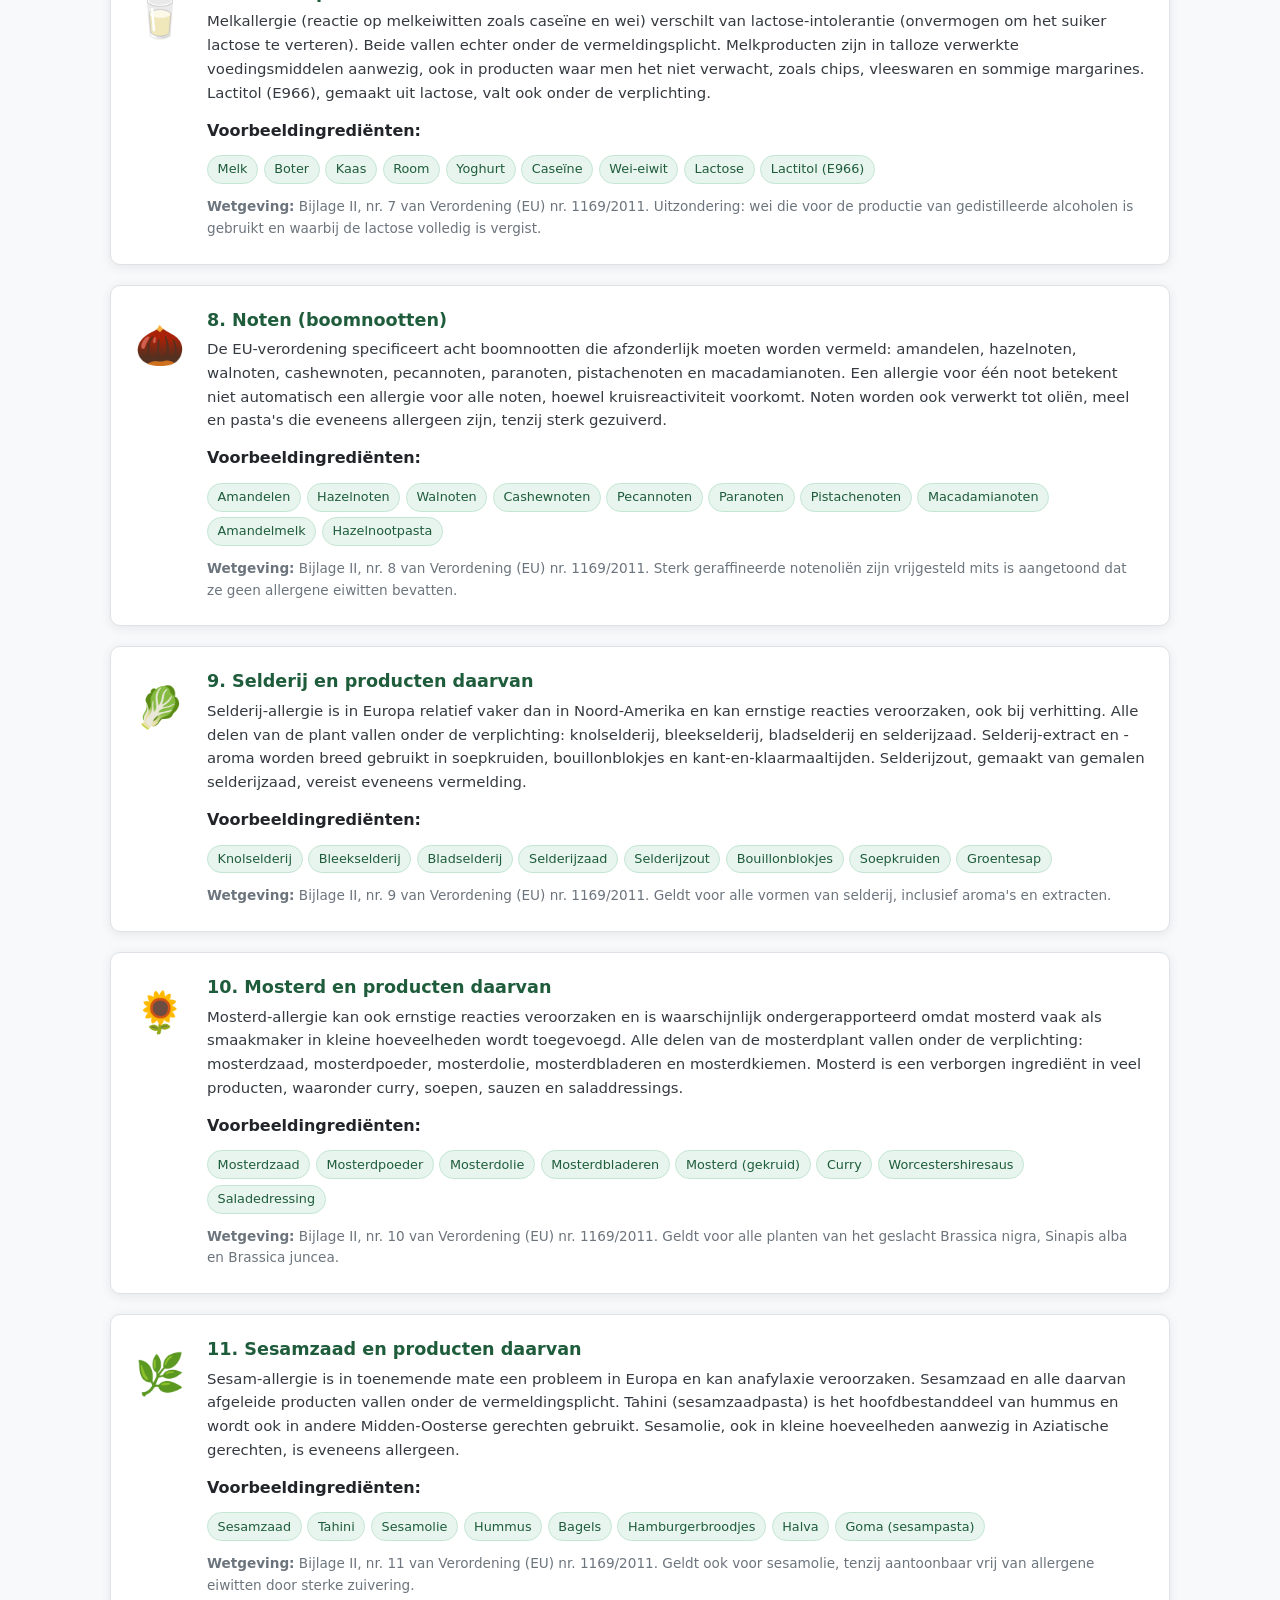
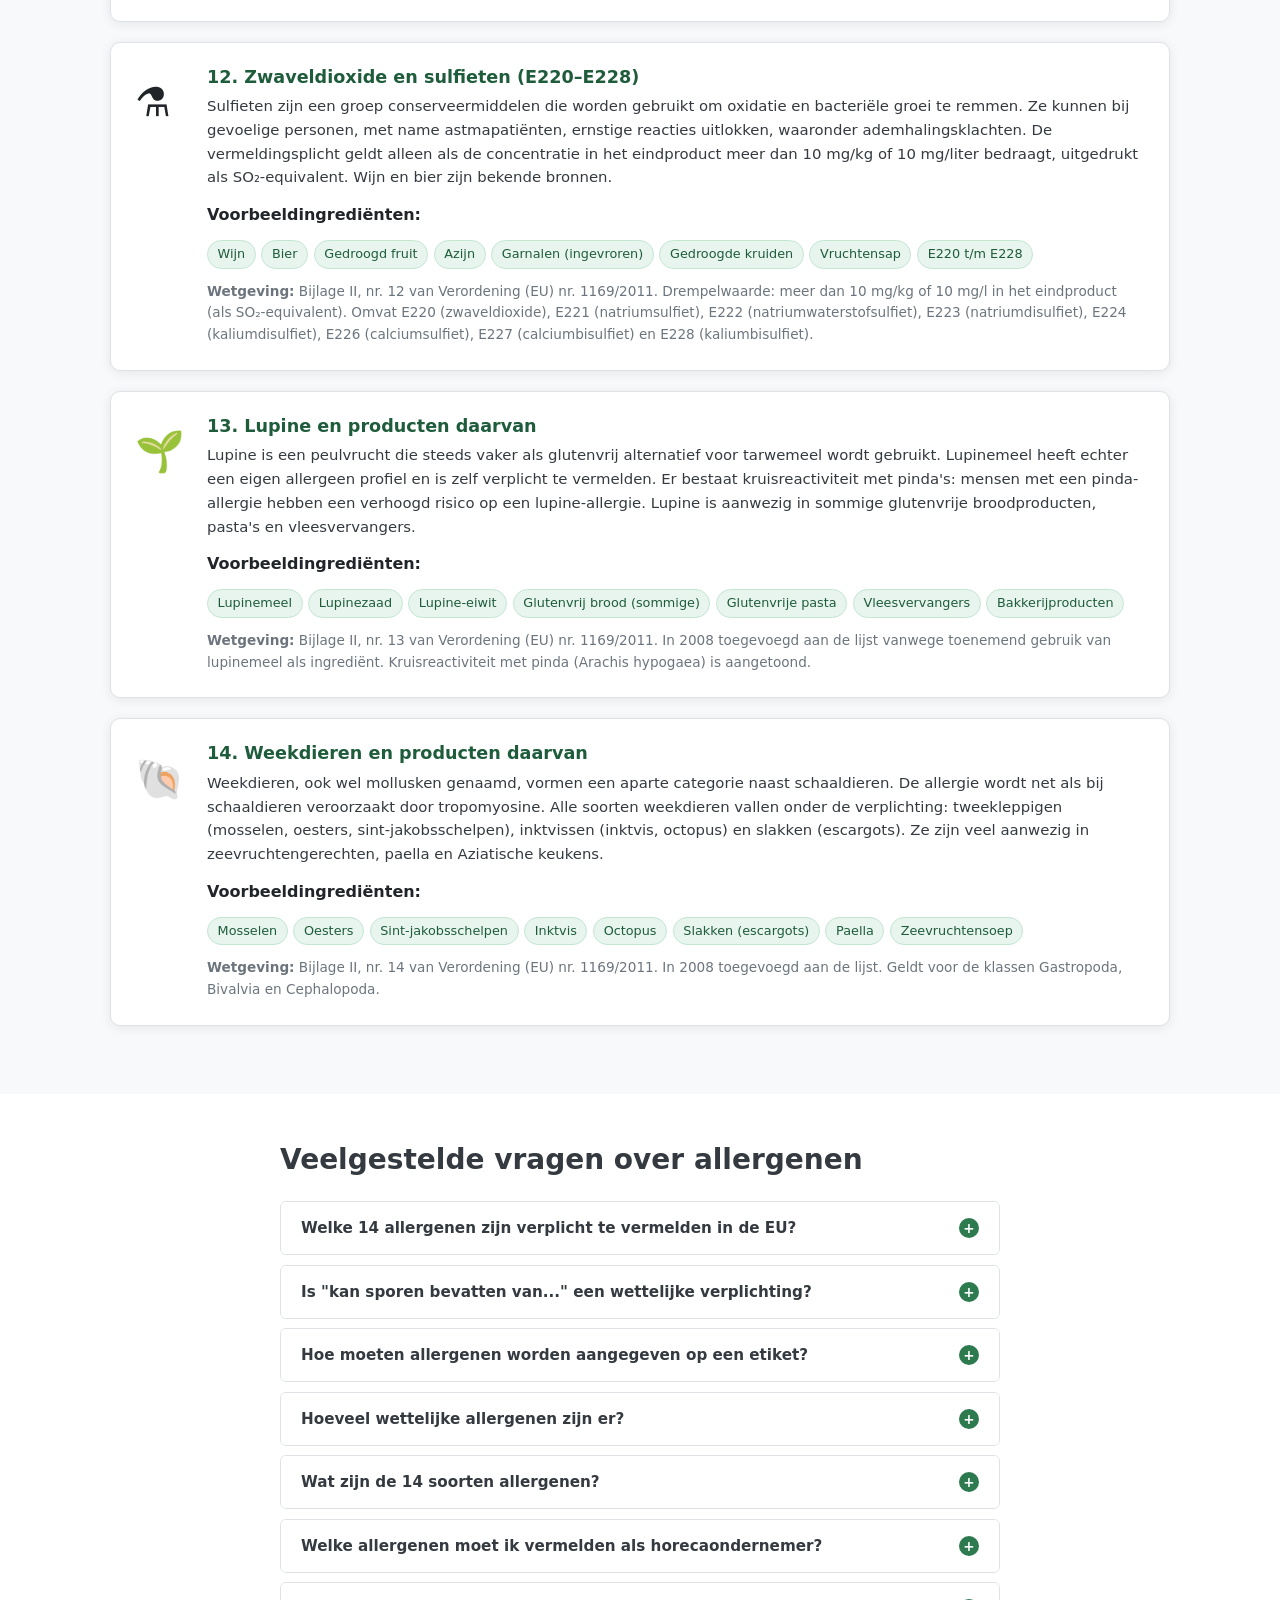
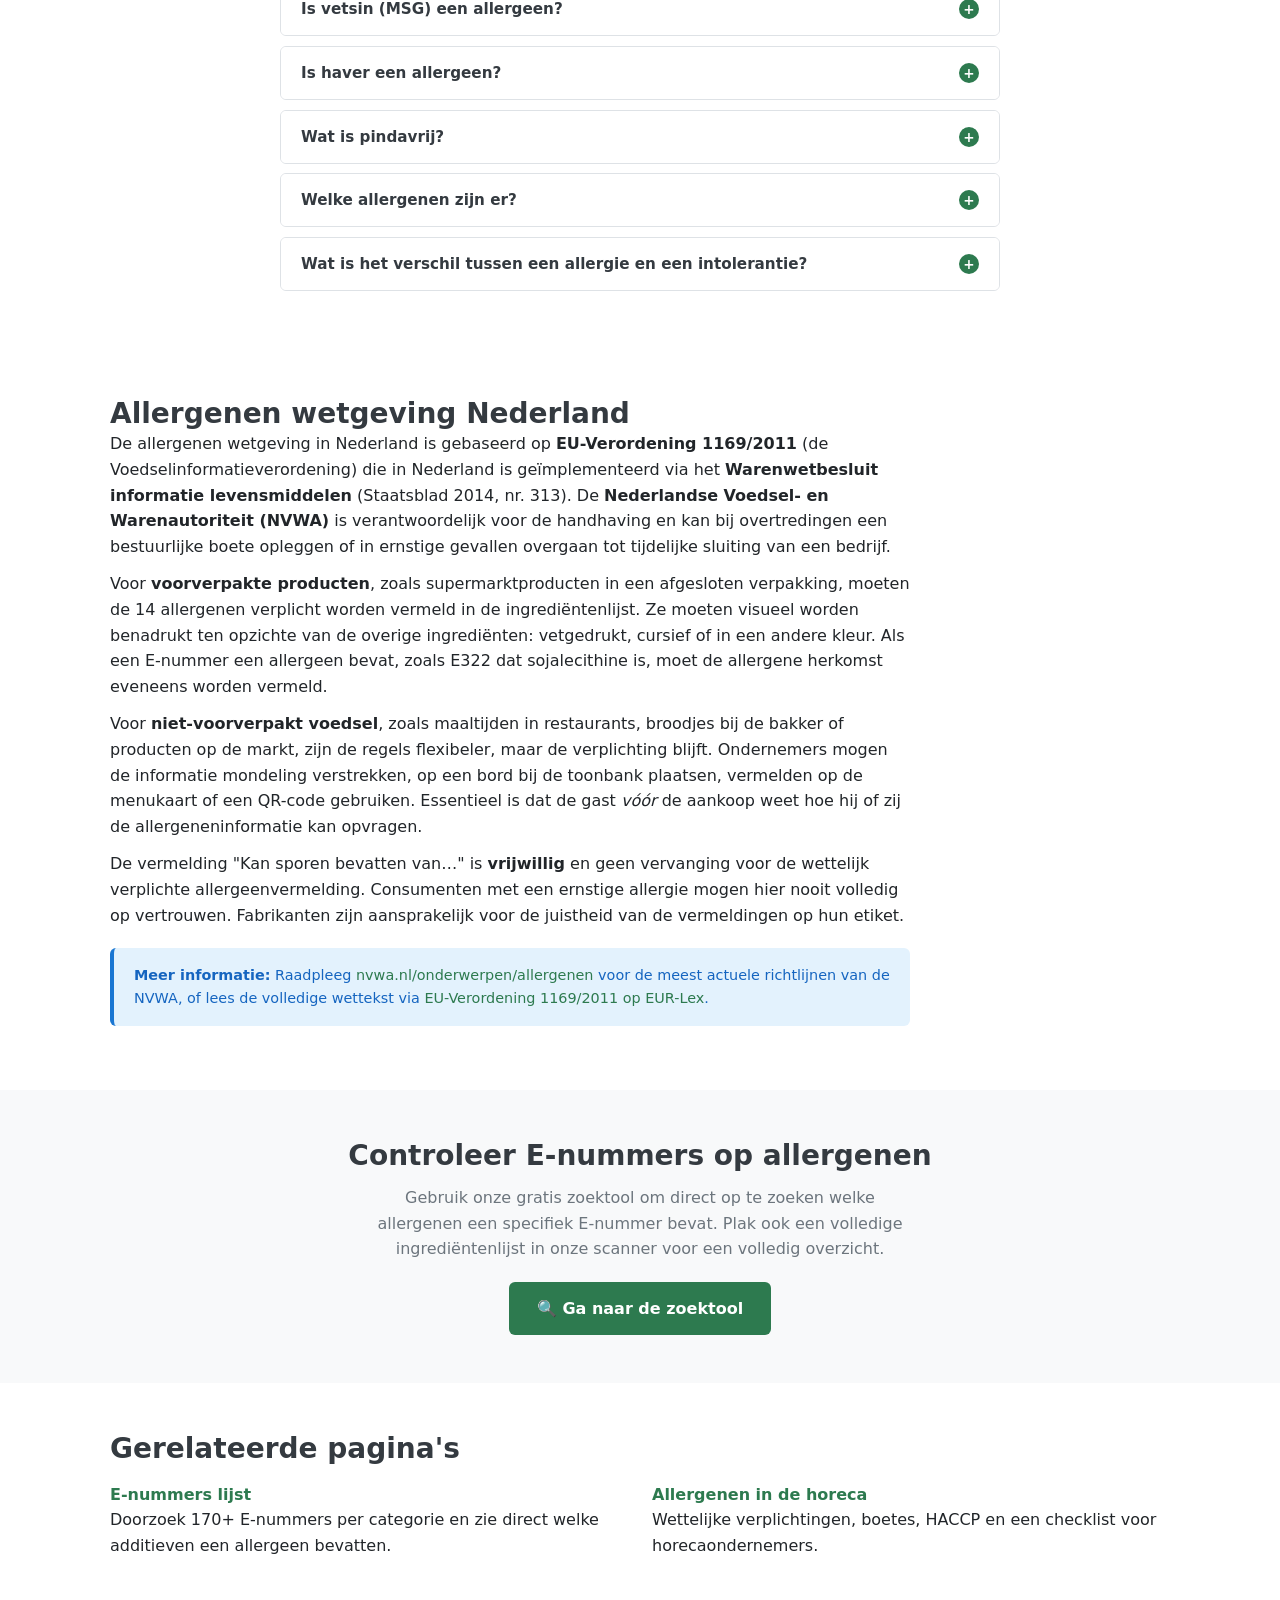
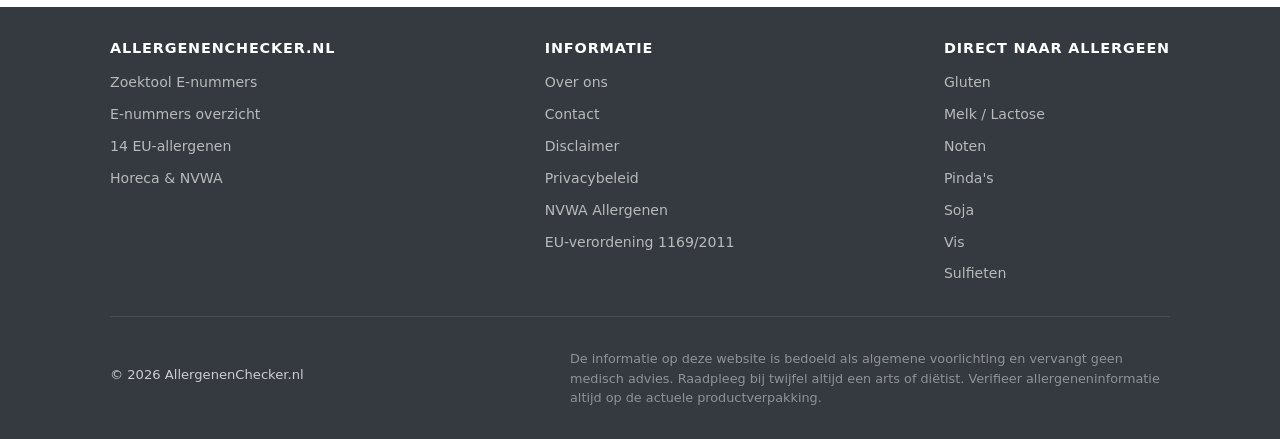
<file: allergenen.html>
﻿<!DOCTYPE html>
<html lang="nl">
<head>
  <!-- Google tag (gtag.js) -->
  <script async src="https://www.googletagmanager.com/gtag/js?id=G-0V4DNZFD8S"></script>
  <script>
    window.dataLayer = window.dataLayer || [];
    function gtag(){dataLayer.push(arguments);}
    gtag('js', new Date());
    gtag('config', 'G-0V4DNZFD8S');
  </script>
  <meta charset="UTF-8">
  <link rel="icon" href="favicon.svg" type="image/svg+xml">
  <meta name="viewport" content="width=device-width, initial-scale=1.0">
  <title>De 14 Wettelijke Allergenen: Volledige Lijst &amp; Uitleg | AllergenenChecker.nl</title>
  <meta name="description" content="Bekijk de volledige lijst van 14 wettelijke EU-allergenen met uitleg, voorbeelden en wetgeving (1169/2011). Gratis te doorzoeken en af te drukken.">
  <link rel="canonical" href="https://allergenenchecker.nl/allergenen.html">

  <!-- Open Graph -->
  <meta property="og:type" content="website">
  <meta property="og:url" content="https://allergenenchecker.nl/allergenen.html">
  <meta property="og:title" content="De 14 Wettelijke Allergenen: Volledige Lijst &amp; Uitleg | AllergenenChecker.nl">
  <meta property="og:description" content="Bekijk de volledige lijst van 14 wettelijke EU-allergenen met uitleg, voorbeelden en wetgeving (1169/2011). Gratis te doorzoeken en af te drukken.">
  <meta property="og:site_name" content="AllergenenChecker.nl">
  <meta property="og:locale" content="nl_NL">

  <!-- Twitter Card -->
  <meta name="twitter:card" content="summary">
  <meta name="twitter:title" content="De 14 EU-Allergenen: Volledige Lijst &amp; Uitleg">
  <meta name="twitter:description" content="Bekijk de volledige lijst van 14 wettelijke EU-allergenen met uitleg, voorbeelden en wetgeving. Gratis te doorzoeken.">

  <link rel="stylesheet" href="assets/css/style.css">

  <!-- JSON-LD: BreadcrumbList -->
  <script type="application/ld+json">
  {
    "@context": "https://schema.org",
    "@type": "BreadcrumbList",
    "itemListElement": [
      {
        "@type": "ListItem",
        "position": 1,
        "name": "Home",
        "item": "https://allergenenchecker.nl/"
      },
      {
        "@type": "ListItem",
        "position": 2,
        "name": "De 14 EU-Allergenen",
        "item": "https://allergenenchecker.nl/allergenen.html"
      }
    ]
  }
  </script>

  <!-- JSON-LD: FAQPage -->
  <script type="application/ld+json">
  {
    "@context": "https://schema.org",
    "@type": "FAQPage",
    "mainEntity": [
      {
        "@type": "Question",
        "name": "Welke 14 allergenen zijn verplicht te vermelden in de EU?",
        "acceptedAnswer": {
          "@type": "Answer",
          "text": "De EU verplicht de vermelding van: gluten (tarwe, rogge, gerst, haver, spelt), schaaldieren, eieren, vis, pinda's, soja, melk (inclusief lactose), noten (amandelen, hazelnoten, walnoten, cashewnoten, pecannoten, paranoten, pistachenoten, macadamianoten), selderij, mosterd, sesamzaad, zwaveldioxide/sulfieten (boven 10 mg/kg), lupine en weekdieren."
        }
      },
      {
        "@type": "Question",
        "name": "Is 'kan sporen bevatten van' verplicht?",
        "acceptedAnswer": {
          "@type": "Answer",
          "text": "Nee. De vermelding 'kan sporen bevatten van...' of 'geproduceerd in een fabriek waar ook... wordt verwerkt' is een vrijwillige voorzorgsmaatregel. Alleen daadwerkelijk als ingrediënt toegevoegde allergenen zijn wettelijk verplicht te vermelden."
        }
      },
      {
        "@type": "Question",
        "name": "Hoe moeten allergenen worden aangegeven op een etiket?",
        "acceptedAnswer": {
          "@type": "Answer",
          "text": "Allergenen moeten in de ingrediëntenlijst worden opgenomen en visueel worden benadrukt ten opzichte van de rest van de tekst. Dit kan door middel van vetgedrukte letters, cursieve letters of een andere kleur. Bij niet-voorverpakte producten in restaurants en snackbars moet de informatie mondeling of schriftelijk beschikbaar zijn vóór aankoop."
        }
      },
      {
        "@type": "Question",
        "name": "Hoeveel wettelijke allergenen zijn er?",
        "acceptedAnswer": {
          "@type": "Answer",
          "text": "Er zijn in de Europese Unie precies 14 wettelijke allergenen, vastgelegd in Bijlage II van EU-Verordening nr. 1169/2011. De lijst geldt voor alle EU-lidstaten en is van toepassing op zowel voorverpakte levensmiddelen als niet-voorverpakte producten in de horeca. De veertien allergenen zijn: gluten, schaaldieren, eieren, vis, pinda's, soja, melk (inclusief lactose), noten, selderij, mosterd, sesamzaad, zwaveldioxide en sulfieten, lupine en weekdieren."
        }
      },
      {
        "@type": "Question",
        "name": "Wat zijn de 14 soorten allergenen?",
        "acceptedAnswer": {
          "@type": "Answer",
          "text": "De 14 soorten allergenen die wettelijk verplicht vermeld moeten worden zijn: (1) gluten bevattende granen zoals tarwe, rogge, gerst, haver, spelt en kamut, (2) schaaldieren zoals garnalen en kreeft, (3) eieren, (4) vis, (5) pinda's, (6) soja en sojaproducten, (7) melk inclusief lactose, (8) noten (amandelen, hazelnoten, walnoten, cashewnoten, pecannoten, paranoten, pistachenoten en macadamianoten), (9) selderij, (10) mosterd, (11) sesamzaad, (12) zwaveldioxide en sulfieten boven 10 mg/kg, (13) lupine en (14) weekdieren zoals mosselen, oesters en inktvis."
        }
      },
      {
        "@type": "Question",
        "name": "Welke allergenen moet ik vermelden als horecaondernemer?",
        "acceptedAnswer": {
          "@type": "Answer",
          "text": "Als horecaondernemer bent u verplicht de 14 EU-allergenen te vermelden voor alle gerechten die u verkoopt, ook voor niet-voorverpakte producten. U mag de informatie mondeling verstrekken, op de menukaart zetten, op een bord bij de toonbank plaatsen of via een QR-code toegankelijk maken. Essentieel is dat de gast vóór de aankoop weet hoe hij of zij de allergeneninformatie kan opvragen. De NVWA handhaaft en kan bij overtredingen boetes opleggen of een tijdelijk verkoopverbod instellen."
        }
      },
      {
        "@type": "Question",
        "name": "Is vetsin (MSG) een allergeen?",
        "acceptedAnswer": {
          "@type": "Answer",
          "text": "Nee, vetsin (mononatriumglutamaat, E621) staat niet op de lijst van 14 wettelijke EU-allergenen. MSG is een smaakversterker die bij sommige mensen klachten kan veroorzaken, maar dit wordt niet beschouwd als een erkende allergie onder EU-Verordening 1169/2011. MSG hoeft daardoor niet vetgedrukt of anderszins benadrukt te worden in de ingrediëntenlijst. Het moet wel worden vermeld als ingrediënt of als E-nummer E621."
        }
      },
      {
        "@type": "Question",
        "name": "Is haver een allergeen?",
        "acceptedAnswer": {
          "@type": "Answer",
          "text": "Ja, haver staat op de lijst van 14 wettelijke EU-allergenen omdat het een glutenbevattend graan is (Bijlage II, nr. 1 van Verordening 1169/2011). Het glutenachtige eiwit in haver heet avenine. Bij de meeste mensen met coeliakie veroorzaakt zuivere, niet-gecontamineerde haver geen reactie, maar een klein percentage reageert ook op avenine zelf. Daarnaast raakt haver tijdens de teelt en verwerking vaak vermengd met tarwe, gerst of rogge, waardoor gewone haver alsnog forse hoeveelheden gluten kan bevatten. Alleen haver die specifiek als 'glutenvrije haver' is gecertificeerd, is veilig voor de meeste mensen met coeliakie."
        }
      },
      {
        "@type": "Question",
        "name": "Wat is pindavrij?",
        "acceptedAnswer": {
          "@type": "Answer",
          "text": "'Pindavrij' betekent dat een product geen pinda's of pinda-afgeleide ingrediënten bevat. Pinda is wettelijk een apart allergeen (nr. 5 in Bijlage II van Verordening 1169/2011) en valt niet onder de categorie noten (nr. 8). Botanisch is de pinda namelijk een peulvrucht en geen boomnoot. Een product dat 'notenvrij' is, kan dus nog steeds pinda's bevatten, en omgekeerd kan een 'pindavrij' product wel noten bevatten. Mensen met een pinda-allergie zijn niet automatisch ook allergisch voor boomnoten, al komt kruisreactiviteit voor."
        }
      },
      {
        "@type": "Question",
        "name": "Welke allergenen zijn er?",
        "acceptedAnswer": {
          "@type": "Answer",
          "text": "Er zijn 14 wettelijke allergenen in de EU: gluten, schaaldieren, eieren, vis, pinda's, soja, melk, noten, selderij, mosterd, sesamzaad, sulfieten, lupine en weekdieren. Deze staan vermeld in Bijlage II van EU-Verordening 1169/2011 en moeten verplicht en visueel benadrukt in de ingrediëntenlijst worden opgenomen."
        }
      },
      {
        "@type": "Question",
        "name": "Wat is het verschil tussen een allergie en een intolerantie?",
        "acceptedAnswer": {
          "@type": "Answer",
          "text": "Bij een allergie is het immuunsysteem betrokken: het lichaam behandelt een onschuldig eiwit als een indringer, wat kan leiden tot een acute en potentieel levensbedreigende reactie zoals anafylaxie. Bij een intolerantie, zoals lactose-intolerantie of glutenintolerantie bij coeliakie, gaat het om een stofwisselingsprobleem zonder immuunrespons; de klachten (buikpijn, opgeblazen gevoel, diarree) zijn vervelend maar meestal niet levensbedreigend. Beide vereisen dat u het betreffende allergeen of de betreffende stof vermijdt, maar de wettelijke vermeldingsplicht van de 14 EU-allergenen geldt voor beide groepen consumenten."
        }
      }
    ]
  }
  </script>
</head>
<body>

  <!-- ── Navigatie ── -->
  <nav class="site-nav" aria-label="Hoofdnavigatie">
    <div class="container">
      <div class="nav-inner">
        <a href="index.html" class="nav-logo">🌿 AllergenenChecker.nl</a>
        <ul class="nav-links">
          <li><a href="index.html" class="nav-link">Home</a></li>
          <li><a href="e-nummers.html" class="nav-link">E-nummers</a></li>
          <li><a href="allergenen.html" class="nav-link actief" aria-current="page">Allergenen</a></li>
          <li><a href="horeca.html" class="nav-link">Horeca</a></li>
        </ul>
        <button class="nav-hamburger" aria-label="Menu openen" aria-expanded="false" onclick="toggleMobielMenu(this)">
          <span></span>
          <span></span>
          <span></span>
        </button>
      </div>
    </div>
    <div class="nav-mobiel" id="nav-mobiel">
      <div class="container">
        <ul>
          <li><a href="index.html">🏠 Home</a></li>
          <li><a href="e-nummers.html">🔢 E-nummers</a></li>
          <li><a href="allergenen.html" class="actief">⚠️ Allergenen</a></li>
          <li><a href="horeca.html">🍽️ Horeca</a></li>
        </ul>
      </div>
    </div>
  </nav>

  <main>

    <!-- ── Pagina-header ── -->
    <header class="pagina-header">
      <div class="container">
        <nav class="breadcrumb" aria-label="Broodkruimelnavigatie">
          <a href="index.html">Home</a>
          <span class="scheider" aria-hidden="true">›</span>
          <span>Allergenen</span>
        </nav>
        <h1>De 14 Wettelijke Allergenen - Volledige Lijst</h1>
        <p class="subtekst">Verplicht te vermelden op alle verpakkingen in de EU (Verordening 1169/2011)</p>
        <p style="max-width:680px;margin-top:.75rem;font-size:1rem;color:var(--tekst);">Op deze pagina vindt u een volledig allergenen overzicht van alle 14 wettelijke allergenen die verplicht op verpakkingen in de EU moeten staan. De lijst van 14 allergenen is vastgelegd in EU-Verordening 1169/2011 en omvat 14 soorten allergenen, van gluten, noten en pinda's tot weekdieren, sulfiet en lupine. Horecaondernemers zijn wettelijk verplicht deze allergenen te communiceren aan gasten; lees wat <a href="horeca.html">wettelijk verplicht voor horeca</a> is.</p>
      </div>
    </header>

    <!-- ── SEO: Wat zijn allergenen ── -->
    <section class="sectie">
      <div class="container">
        <div style="max-width:800px;">
          <h2>Wat zijn allergenen?</h2>
          <p>
            Allergenen zijn stoffen, meestal eiwitten, die bij gevoelige personen een allergische reactie veroorzaken. Wanneer iemand met een voedselallergie een allergeen binnenkrijgt, reageert het immuunsysteem overdreven heftig. Dit kan leiden tot klachten als huiduitslag, jeuk, niezen, buikpijn, benauwdheid of een netelroos. In ernstige gevallen veroorzaakt een allergeen een <strong>anafylactische shock</strong>, een levensbedreigende reactie die onmiddellijke medische hulp vereist.
          </p>
          <p>
            Een voedselallergie is iets anders dan een voedselintolerantie. Bij een allergie is het immuunsysteem betrokken en kan de reactie levensbedreigend zijn. Bij een intolerantie, zoals lactose-intolerantie of glutenintolerantie bij coeliakie, gaat het om een stofwisselingsprobleem zonder immuunrespons. Beide kunnen vervelende klachten geven, maar een allergie is in potentie gevaarlijker. Naar schatting heeft één op de twaalf kinderen in Nederland een voedselallergie; bij volwassenen gaat het om ongeveer twee procent van de bevolking.
          </p>
          <p>
            De Europese Unie heeft veertien stoffen aangewezen die het vaakst ernstige allergische reacties veroorzaken. Fabrikanten en horecaondernemers zijn wettelijk verplicht deze veertien <strong>EU-allergenen</strong> duidelijk te vermelden op voedselverpakkingen en menukaarten. Op die manier kunnen mensen met een allergie of intolerantie veilig en bewust keuzes maken bij het boodschappen doen of uit eten gaan. Hieronder vindt u een overzicht van alle veertien allergenen met uitleg en voorbeelden.
          </p>
        </div>
      </div>
    </section>

    <!-- ── SEO: De 14 EU-allergenen lijst (tabel + printknop) ── -->
    <section class="sectie sectie-alt" id="allergenen-lijst">
      <div class="container">
        <div class="sectie-koptekst-rij geen-print" style="display:flex;align-items:center;justify-content:space-between;flex-wrap:wrap;gap:1rem;margin-bottom:1.25rem;">
          <h2 style="margin:0;">Lijst van 14 Allergenen (EU-Verordening 1169/2011)</h2>
          <button onclick="window.print()" class="btn btn-outline">
            <svg xmlns="http://www.w3.org/2000/svg" width="16" height="16" viewBox="0 0 24 24" fill="none" stroke="currentColor" stroke-width="2" stroke-linecap="round" stroke-linejoin="round" aria-hidden="true"><polyline points="6 9 6 2 18 2 18 9"/><path d="M6 18H4a2 2 0 0 1-2-2v-5a2 2 0 0 1 2-2h16a2 2 0 0 1 2 2v5a2 2 0 0 1-2 2h-2"/><rect x="6" y="14" width="12" height="8"/></svg>
            Allergenenlijst afdrukken
          </button>
        </div>
        <p style="color:var(--grijs-4);margin-bottom:1.25rem;">Alle 14 verplicht te vermelden allergenen op grond van Bijlage II van EU-Verordening 1169/2011. Klik op een naam voor uitgebreide uitleg.</p>
        <div class="allergen-tabel-wrapper">
          <table class="allergen-tabel" aria-label="Overzicht 14 EU-allergenen">
            <thead>
              <tr>
                <th scope="col"></th>
                <th scope="col">Allergeen</th>
                <th scope="col">Voorbeeldingrediënten</th>
                <th scope="col">Nr.</th>
              </tr>
            </thead>
            <tbody>
              <tr><td aria-hidden="true">🌾</td><td><a href="#gluten">Gluten</a></td><td>Tarwe, rogge, gerst, haver, spelt, kamut, tarwebloem, mout</td><td>1</td></tr>
              <tr><td aria-hidden="true">🦐</td><td><a href="#schaaldieren">Schaaldieren</a></td><td>Garnalen, kreeft, krab, rivierkreeft, langoustine</td><td>2</td></tr>
              <tr><td aria-hidden="true">🥚</td><td><a href="#eieren">Eieren</a></td><td>Kippeneieren, eidooier, eiwit, lysozym (E1105)</td><td>3</td></tr>
              <tr><td aria-hidden="true">🐟</td><td><a href="#vis">Vis</a></td><td>Zalm, tonijn, kabeljauw, ansjovis, visgelatine, vissaus</td><td>4</td></tr>
              <tr><td aria-hidden="true">🥜</td><td><a href="#pinda">Pinda's</a></td><td>Pinda, pindakaas, pindaolie (koud geperst), arachideolie</td><td>5</td></tr>
              <tr><td aria-hidden="true">🫘</td><td><a href="#soja">Soja</a></td><td>Sojamelk, tofu, miso, sojalecithine (E322), edamame</td><td>6</td></tr>
              <tr><td aria-hidden="true">🥛</td><td><a href="#melk">Melk</a></td><td>Melk, boter, kaas, room, yoghurt, lactose, wei, caseïne</td><td>7</td></tr>
              <tr><td aria-hidden="true">🌰</td><td><a href="#noten">Noten</a></td><td>Amandel, hazelnoot, walnoot, cashew, pistache, macadamia</td><td>8</td></tr>
              <tr><td aria-hidden="true">🌿</td><td><a href="#selderij">Selderij</a></td><td>Selderijknol, selderijstengels, selderijolie, -zaad</td><td>9</td></tr>
              <tr><td aria-hidden="true">🌱</td><td><a href="#mosterd">Mosterd</a></td><td>Mosterd, mosterdpoeder, mosterdolie, mosterdzaad</td><td>10</td></tr>
              <tr><td aria-hidden="true">🌼</td><td><a href="#sesam">Sesamzaad</a></td><td>Sesamzaad, tahin, sesamolie, sesampasta</td><td>11</td></tr>
              <tr><td aria-hidden="true">🍷</td><td><a href="#sulfiet">Sulfieten</a></td><td>Zwaveldioxide (E220–E228), wijn, gedroogd fruit, azijn</td><td>12</td></tr>
              <tr><td aria-hidden="true">🌸</td><td><a href="#lupine">Lupine</a></td><td>Lupinebloem, lupinezaad, lupinemeel, lupinepeul</td><td>13</td></tr>
              <tr><td aria-hidden="true">🦑</td><td><a href="#weekdieren">Weekdieren</a></td><td>Mosselen, oesters, inktvis, slakken, alikruiken</td><td>14</td></tr>
            </tbody>
          </table>
        </div>
      </div>
    </section>

    <!-- ── Intro sectie ── -->
    <section class="sectie">
      <div class="container">
        <div style="max-width:800px;">
          <p>
            Sinds december 2014 verplicht <strong>EU-verordening nr. 1169/2011</strong> (ook wel de EU-voedselinformatieverordening of FIC-verordening) alle levensmiddelenproducenten in de Europese Unie om veertien specifieke allergenen duidelijk te vermelden op de verpakking van voorverpakte producten. Deze wetgeving is bedoeld om consumenten met een voedselallergie of -intolerantie te beschermen en hen te helpen weloverwogen keuzes te maken.
          </p>
          <p>
            De veertien allergenen moeten niet alleen worden opgenomen in de ingrediëntenlijst, maar ook visueel worden benadrukt. Dit houdt in dat de naam van het allergeen <strong>vetgedrukt</strong>, <em>cursief</em> of in een andere kleur moet worden weergegeven, zodat het direct opvalt ten opzichte van de overige tekst. Wanneer een ingrediënt een afkorting of chemische aanduiding heeft, zoals <a href="e-nummers.html">E322</a> voor sojalecithine, moet ook dan de allergene herkomst duidelijk worden vermeld. Twijfelt u of een additief een allergeen bevat? Raadpleeg dan onze volledige <a href="e-nummers.html">E-nummers lijst</a>.
          </p>
          <p>
            De verordening geldt voor voorverpakte levensmiddelen die in de EU in de handel worden gebracht. Voor niet-voorverpakte producten, zoals maaltijden in restaurants en cafetaria's, gelden aanvullende nationale regels op basis van dezelfde verordening. De Nederlandse Voedsel- en Warenautoriteit (NVWA) is verantwoordelijk voor de handhaving in Nederland.
          </p>
        </div>

        <div class="banner banner-waarschuwing" style="max-width:800px;margin-top:1.25rem;">
          <strong>Let op:</strong> "Kan sporen bevatten van..." is een <em>vrijwillige</em> vermelding. Alleen daadwerkelijk als ingrediënt toegevoegde allergenen zijn wettelijk verplicht te vermelden. De sporenvermelding is een voorzorgsmaatregel van de fabrikant, maar geeft geen wettelijke garantie.
        </div>
      </div>
    </section>

    <!-- ── 14 Allergenen ── -->
    <section class="sectie sectie-alt">
      <div class="container">
        <h2 style="margin-bottom:1.5rem;">De 14 verplichte allergenen</h2>

        <!-- 1. Gluten -->
        <div class="allergen-detail-kaart" id="gluten">
          <div class="allergen-icon-groot">🌾</div>
          <div>
            <h3>1. Gluten (granen die gluten bevatten)</h3>
            <p class="beschrijving">
              Gluten is een verzamelnaam voor eiwitten die van nature voorkomen in bepaalde graansoorten. De verordening verplicht vermelding bij tarwe, rogge, gerst, haver, spelt en kamut, inclusief alle gekruiste variëteiten van deze granen. De verplichting geldt ook voor dérivaten van deze granen, zoals zetmeel, mout, bloem en zemelen, tenzij het product zo ver is gezuiverd dat het gluten niet meer detecteerbaar is.
            </p>
            <p><strong>Voorbeeldingrediënten:</strong></p>
            <div class="voorbeeld-chips">
              <span class="voorbeeld-chip">Tarwebloem</span>
              <span class="voorbeeld-chip">Roggebrood</span>
              <span class="voorbeeld-chip">Gerst</span>
              <span class="voorbeeld-chip">Havermout</span>
              <span class="voorbeeld-chip">Spelt</span>
              <span class="voorbeeld-chip">Kamut</span>
              <span class="voorbeeld-chip">Tarwezetmeel</span>
              <span class="voorbeeld-chip">Mout</span>
              <span class="voorbeeld-chip">Semolina</span>
            </div>
            <p style="margin-top:.75rem;font-size:.85rem;color:var(--grijs-4);">
              <strong>Wetgeving:</strong> Bijlage II, nr. 1 van Verordening (EU) nr. 1169/2011. Producten met minder dan 20 mg/kg gluten mogen als "glutenvrij" worden aangeduid (Verordening (EG) nr. 41/2009).
            </p>
          </div>
        </div>

        <!-- 2. Schaaldieren -->
        <div class="allergen-detail-kaart" id="schaaldieren">
          <div class="allergen-icon-groot">🦐</div>
          <div>
            <h3>2. Schaaldieren en producten daarvan</h3>
            <p class="beschrijving">
              Schaaldieren vormen een veelvoorkomende oorzaak van ernstige allergische reacties. De allergie wordt veroorzaakt door het eiwit tropomyosine, dat ook na verhitting allergeen blijft. Alle soorten schaaldieren vallen onder de verplichting, inclusief producten die schaaldieren als ingrediënt bevatten. Surimi wordt vaak gemaakt van witvis maar kan schaaldierenextract bevatten als smaakstof.
            </p>
            <p><strong>Voorbeeldingrediënten:</strong></p>
            <div class="voorbeeld-chips">
              <span class="voorbeeld-chip">Garnalen</span>
              <span class="voorbeeld-chip">Kreeft</span>
              <span class="voorbeeld-chip">Krab</span>
              <span class="voorbeeld-chip">Langoustine</span>
              <span class="voorbeeld-chip">Rivierkreeft</span>
              <span class="voorbeeld-chip">Surimi</span>
              <span class="voorbeeld-chip">Garnalencocktail</span>
              <span class="voorbeeld-chip">Paella</span>
            </div>
            <p style="margin-top:.75rem;font-size:.85rem;color:var(--grijs-4);">
              <strong>Wetgeving:</strong> Bijlage II, nr. 2 van Verordening (EU) nr. 1169/2011. Geldt niet voor weekdieren (nr. 14), die een aparte categorie vormen.
            </p>
          </div>
        </div>

        <!-- 3. Eieren -->
        <div class="allergen-detail-kaart" id="eieren">
          <div class="allergen-icon-groot">🥚</div>
          <div>
            <h3>3. Eieren en producten daarvan</h3>
            <p class="beschrijving">
              Eiwitallergieën komen met name voor bij jonge kinderen, maar de meeste kinderen groeien er overheen. De allergie betreft vrijwel altijd het eiwit in kippeneieren. Zowel het eiwit als het eigeel kan een reactie veroorzaken. Eieren worden op grote schaal gebruikt als bindmiddel, emulgator en rijsmiddel in verwerkte producten, en zijn daardoor lastig te vermijden zonder grondige etiketcontrole.
            </p>
            <p><strong>Voorbeeldingrediënten:</strong></p>
            <div class="voorbeeld-chips">
              <span class="voorbeeld-chip">Kippeneieren</span>
              <span class="voorbeeld-chip">Eigeel</span>
              <span class="voorbeeld-chip">Eiwit</span>
              <span class="voorbeeld-chip">Eipoeder</span>
              <span class="voorbeeld-chip">Mayonaise</span>
              <span class="voorbeeld-chip">Verse pasta</span>
              <span class="voorbeeld-chip">Meringue</span>
              <span class="voorbeeld-chip">Eiernoodles</span>
            </div>
            <p style="margin-top:.75rem;font-size:.85rem;color:var(--grijs-4);">
              <strong>Wetgeving:</strong> Bijlage II, nr. 3 van Verordening (EU) nr. 1169/2011. Lysozym (E1105), gewonnen uit kippeneieren, valt ook onder deze verplichting.
            </p>
          </div>
        </div>

        <!-- 4. Vis -->
        <div class="allergen-detail-kaart" id="vis">
          <div class="allergen-icon-groot">🐟</div>
          <div>
            <h3>4. Vis en producten daarvan</h3>
            <p class="beschrijving">
              Visallergieën zijn levenslang en kunnen bij kleine hoeveelheden al ernstige reacties veroorzaken. De allergie geldt voor vrijwel alle vissoorten, inclusief zoetwater- en zeevis. Opgelet: vissaus, ansjovis en worcestershiresaus bevatten vis als ingrediënt en moeten worden vermeld. Ook isinglass (vislijm), dat bij het klaren van bier en wijn wordt gebruikt, valt onder de vermeldingsplicht.
            </p>
            <p><strong>Voorbeeldingrediënten:</strong></p>
            <div class="voorbeeld-chips">
              <span class="voorbeeld-chip">Zalm</span>
              <span class="voorbeeld-chip">Kabeljauw</span>
              <span class="voorbeeld-chip">Tonijn</span>
              <span class="voorbeeld-chip">Ansjovis</span>
              <span class="voorbeeld-chip">Vissaus</span>
              <span class="voorbeeld-chip">Worcestershiresaus</span>
              <span class="voorbeeld-chip">Vissticks</span>
              <span class="voorbeeld-chip">Isinglass</span>
            </div>
            <p style="margin-top:.75rem;font-size:.85rem;color:var(--grijs-4);">
              <strong>Wetgeving:</strong> Bijlage II, nr. 4 van Verordening (EU) nr. 1169/2011. Uitzondering: viskits (isinglass/visgelatine) die voor het klaren van bier of wijn zijn gebruikt en niet meer aanwezig zijn in het eindproduct.
            </p>
          </div>
        </div>

        <!-- 5. Pinda's -->
        <div class="allergen-detail-kaart" id="pinda">
          <div class="allergen-icon-groot">🥜</div>
          <div>
            <h3>5. Pinda's en producten daarvan</h3>
            <p class="beschrijving">
              Pinda's zijn botanisch gezien peulvruchten en geen echte boomnootten, maar ze veroorzaken dezelfde type ernstige allergische reacties. Een pinda-allergie verdwijnt meestal niet met de leeftijd en kan bij zeer kleine hoeveelheden al leiden tot anafylaxie. Pinda-allergici reageren niet automatisch ook op boomnootten, maar kruisreactiviteit is mogelijk. Pinda-olie (arachideolie) hoeft alleen vermeld te worden als het niet sterk gezuiverd is.
            </p>
            <p><strong>Voorbeeldingrediënten:</strong></p>
            <div class="voorbeeld-chips">
              <span class="voorbeeld-chip">Pinda's</span>
              <span class="voorbeeld-chip">Pindakaas</span>
              <span class="voorbeeld-chip">Aardnoten</span>
              <span class="voorbeeld-chip">Pinda-olie (niet-gezuiverd)</span>
              <span class="voorbeeld-chip">Satésaus</span>
              <span class="voorbeeld-chip">Pindasoep</span>
              <span class="voorbeeld-chip">Pindaflips</span>
            </div>
            <p style="margin-top:.75rem;font-size:.85rem;color:var(--grijs-4);">
              <strong>Wetgeving:</strong> Bijlage II, nr. 5 van Verordening (EU) nr. 1169/2011. Sterk geraffineerde pinda-olie is vrijgesteld als is aangetoond dat het geen allergene eiwitten meer bevat.
            </p>
          </div>
        </div>

        <!-- 6. Soja -->
        <div class="allergen-detail-kaart" id="soja">
          <div class="allergen-icon-groot">🫘</div>
          <div>
            <h3>6. Soja en producten daarvan</h3>
            <p class="beschrijving">
              Soja-allergie treft met name zuigelingen en jonge kinderen die worden gevoed met sojamelk als alternatief voor koemelk. De meeste kinderen groeien er overheen. Soja is een veelgebruikt ingrediënt in verwerkte voedingsmiddelen als vulmiddel en eiwitbron. E322 (lecithine) kan uit soja worden gewonnen. Dit moet worden vermeld als "sojalecithine" tenzij het zo sterk gezuiverd is dat het geen soja-eiwitten meer bevat.
            </p>
            <p><strong>Voorbeeldingrediënten:</strong></p>
            <div class="voorbeeld-chips">
              <span class="voorbeeld-chip">Sojamelk</span>
              <span class="voorbeeld-chip">Tofu</span>
              <span class="voorbeeld-chip">Tempeh</span>
              <span class="voorbeeld-chip">Miso</span>
              <span class="voorbeeld-chip">Sojavlees (TVP)</span>
              <span class="voorbeeld-chip">Edamame</span>
              <span class="voorbeeld-chip">Sojalecithine (E322)</span>
              <span class="voorbeeld-chip">Sojapoeder</span>
            </div>
            <p style="margin-top:.75rem;font-size:.85rem;color:var(--grijs-4);">
              <strong>Wetgeving:</strong> Bijlage II, nr. 6 van Verordening (EU) nr. 1169/2011. Volledig geraffineerde soja-olie en -vet, evenals van soja afkomstige tocoferolen (E306–E309) en fytosterolen, zijn vrijgesteld.
            </p>
          </div>
        </div>

        <!-- 7. Melk -->
        <div class="allergen-detail-kaart" id="melk">
          <div class="allergen-icon-groot">🥛</div>
          <div>
            <h3>7. Melk en producten daarvan (inclusief lactose)</h3>
            <p class="beschrijving">
              Melkallergie (reactie op melkeiwitten zoals caseïne en wei) verschilt van lactose-intolerantie (onvermogen om het suiker lactose te verteren). Beide vallen echter onder de vermeldingsplicht. Melkproducten zijn in talloze verwerkte voedingsmiddelen aanwezig, ook in producten waar men het niet verwacht, zoals chips, vleeswaren en sommige margarines. Lactitol (E966), gemaakt uit lactose, valt ook onder de verplichting.
            </p>
            <p><strong>Voorbeeldingrediënten:</strong></p>
            <div class="voorbeeld-chips">
              <span class="voorbeeld-chip">Melk</span>
              <span class="voorbeeld-chip">Boter</span>
              <span class="voorbeeld-chip">Kaas</span>
              <span class="voorbeeld-chip">Room</span>
              <span class="voorbeeld-chip">Yoghurt</span>
              <span class="voorbeeld-chip">Caseïne</span>
              <span class="voorbeeld-chip">Wei-eiwit</span>
              <span class="voorbeeld-chip">Lactose</span>
              <span class="voorbeeld-chip">Lactitol (E966)</span>
            </div>
            <p style="margin-top:.75rem;font-size:.85rem;color:var(--grijs-4);">
              <strong>Wetgeving:</strong> Bijlage II, nr. 7 van Verordening (EU) nr. 1169/2011. Uitzondering: wei die voor de productie van gedistilleerde alcoholen is gebruikt en waarbij de lactose volledig is vergist.
            </p>
          </div>
        </div>

        <!-- 8. Noten -->
        <div class="allergen-detail-kaart" id="noten">
          <div class="allergen-icon-groot">🌰</div>
          <div>
            <h3>8. Noten (boomnootten)</h3>
            <p class="beschrijving">
              De EU-verordening specificeert acht boomnootten die afzonderlijk moeten worden vermeld: amandelen, hazelnoten, walnoten, cashewnoten, pecannoten, paranoten, pistachenoten en macadamianoten. Een allergie voor één noot betekent niet automatisch een allergie voor alle noten, hoewel kruisreactiviteit voorkomt. Noten worden ook verwerkt tot oliën, meel en pasta's die eveneens allergeen zijn, tenzij sterk gezuiverd.
            </p>
            <p><strong>Voorbeeldingrediënten:</strong></p>
            <div class="voorbeeld-chips">
              <span class="voorbeeld-chip">Amandelen</span>
              <span class="voorbeeld-chip">Hazelnoten</span>
              <span class="voorbeeld-chip">Walnoten</span>
              <span class="voorbeeld-chip">Cashewnoten</span>
              <span class="voorbeeld-chip">Pecannoten</span>
              <span class="voorbeeld-chip">Paranoten</span>
              <span class="voorbeeld-chip">Pistachenoten</span>
              <span class="voorbeeld-chip">Macadamianoten</span>
              <span class="voorbeeld-chip">Amandelmelk</span>
              <span class="voorbeeld-chip">Hazelnootpasta</span>
            </div>
            <p style="margin-top:.75rem;font-size:.85rem;color:var(--grijs-4);">
              <strong>Wetgeving:</strong> Bijlage II, nr. 8 van Verordening (EU) nr. 1169/2011. Sterk geraffineerde notenoliën zijn vrijgesteld mits is aangetoond dat ze geen allergene eiwitten bevatten.
            </p>
          </div>
        </div>

        <!-- 9. Selderij -->
        <div class="allergen-detail-kaart" id="selderij">
          <div class="allergen-icon-groot">🥬</div>
          <div>
            <h3>9. Selderij en producten daarvan</h3>
            <p class="beschrijving">
              Selderij-allergie is in Europa relatief vaker dan in Noord-Amerika en kan ernstige reacties veroorzaken, ook bij verhitting. Alle delen van de plant vallen onder de verplichting: knolselderij, bleekselderij, bladselderij en selder­ijzaad. Selderij-extract en -aroma worden breed gebruikt in soep­kruiden, bouillonblokjes en kant-en-klaarmaaltijden. Selderijzout, gemaakt van gemalen selderijzaad, vereist eveneens vermelding.
            </p>
            <p><strong>Voorbeeldingrediënten:</strong></p>
            <div class="voorbeeld-chips">
              <span class="voorbeeld-chip">Knolselderij</span>
              <span class="voorbeeld-chip">Bleekselderij</span>
              <span class="voorbeeld-chip">Bladselderij</span>
              <span class="voorbeeld-chip">Selderijzaad</span>
              <span class="voorbeeld-chip">Selderijzout</span>
              <span class="voorbeeld-chip">Bouillonblokjes</span>
              <span class="voorbeeld-chip">Soepkruiden</span>
              <span class="voorbeeld-chip">Groentesap</span>
            </div>
            <p style="margin-top:.75rem;font-size:.85rem;color:var(--grijs-4);">
              <strong>Wetgeving:</strong> Bijlage II, nr. 9 van Verordening (EU) nr. 1169/2011. Geldt voor alle vormen van selderij, inclusief aroma's en extracten.
            </p>
          </div>
        </div>

        <!-- 10. Mosterd -->
        <div class="allergen-detail-kaart" id="mosterd">
          <div class="allergen-icon-groot">🌻</div>
          <div>
            <h3>10. Mosterd en producten daarvan</h3>
            <p class="beschrijving">
              Mosterd-allergie kan ook ernstige reacties veroorzaken en is waarschijnlijk ondergerapporteerd omdat mosterd vaak als smaakmaker in kleine hoeveelheden wordt toegevoegd. Alle delen van de mosterdplant vallen onder de verplichting: mosterdzaad, mosterdpoeder, mosterdolie, mosterdbladeren en most­erdkiemen. Mosterd is een verborgen ingrediënt in veel producten, waaronder curry, soepen, sauzen en salad­dressings.
            </p>
            <p><strong>Voorbeeldingrediënten:</strong></p>
            <div class="voorbeeld-chips">
              <span class="voorbeeld-chip">Mosterdzaad</span>
              <span class="voorbeeld-chip">Mosterdpoeder</span>
              <span class="voorbeeld-chip">Mosterdolie</span>
              <span class="voorbeeld-chip">Mosterdbladeren</span>
              <span class="voorbeeld-chip">Mosterd (gekruid)</span>
              <span class="voorbeeld-chip">Curry</span>
              <span class="voorbeeld-chip">Worcestershiresaus</span>
              <span class="voorbeeld-chip">Saladedressing</span>
            </div>
            <p style="margin-top:.75rem;font-size:.85rem;color:var(--grijs-4);">
              <strong>Wetgeving:</strong> Bijlage II, nr. 10 van Verordening (EU) nr. 1169/2011. Geldt voor alle planten van het geslacht Brassica nigra, Sinapis alba en Brassica juncea.
            </p>
          </div>
        </div>

        <!-- 11. Sesamzaad -->
        <div class="allergen-detail-kaart" id="sesam">
          <div class="allergen-icon-groot">🌿</div>
          <div>
            <h3>11. Sesamzaad en producten daarvan</h3>
            <p class="beschrijving">
              Sesam-allergie is in toenemende mate een probleem in Europa en kan anafylaxie veroorzaken. Sesamzaad en alle daarvan afgeleide producten vallen onder de vermeldingsplicht. Tahini (sesamzaadpasta) is het hoofdbestanddeel van hummus en wordt ook in andere Midden-Oosterse gerechten gebruikt. Sesamolie, ook in kleine hoeveelheden aanwezig in Aziatische gerechten, is eveneens allergeen.
            </p>
            <p><strong>Voorbeeldingrediënten:</strong></p>
            <div class="voorbeeld-chips">
              <span class="voorbeeld-chip">Sesamzaad</span>
              <span class="voorbeeld-chip">Tahini</span>
              <span class="voorbeeld-chip">Sesamolie</span>
              <span class="voorbeeld-chip">Hummus</span>
              <span class="voorbeeld-chip">Bagels</span>
              <span class="voorbeeld-chip">Hamburgerbroodjes</span>
              <span class="voorbeeld-chip">Halva</span>
              <span class="voorbeeld-chip">Goma (sesampasta)</span>
            </div>
            <p style="margin-top:.75rem;font-size:.85rem;color:var(--grijs-4);">
              <strong>Wetgeving:</strong> Bijlage II, nr. 11 van Verordening (EU) nr. 1169/2011. Geldt ook voor sesamolie, tenzij aantoonbaar vrij van allergene eiwitten door sterke zuivering.
            </p>
          </div>
        </div>

        <!-- 12. Zwaveldioxide / sulfieten -->
        <div class="allergen-detail-kaart" id="sulfiet">
          <div class="allergen-icon-groot">⚗️</div>
          <div>
            <h3>12. Zwaveldioxide en sulfieten (E220–E228)</h3>
            <p class="beschrijving">
              Sulfieten zijn een groep conserveermiddelen die worden gebruikt om oxidatie en bacteriële groei te remmen. Ze kunnen bij gevoelige personen, met name astmapatiënten, ernstige reacties uitlokken, waaronder ademhalingsklachten. De vermeldingsplicht geldt alleen als de concentratie in het eindproduct meer dan 10 mg/kg of 10 mg/liter bedraagt, uitgedrukt als SO₂-equivalent. Wijn en bier zijn bekende bronnen.
            </p>
            <p><strong>Voorbeeldingrediënten:</strong></p>
            <div class="voorbeeld-chips">
              <span class="voorbeeld-chip">Wijn</span>
              <span class="voorbeeld-chip">Bier</span>
              <span class="voorbeeld-chip">Gedroogd fruit</span>
              <span class="voorbeeld-chip">Azijn</span>
              <span class="voorbeeld-chip">Garnalen (ingevroren)</span>
              <span class="voorbeeld-chip">Gedroogde kruiden</span>
              <span class="voorbeeld-chip">Vruchtensap</span>
              <span class="voorbeeld-chip">E220 t/m E228</span>
            </div>
            <p style="margin-top:.75rem;font-size:.85rem;color:var(--grijs-4);">
              <strong>Wetgeving:</strong> Bijlage II, nr. 12 van Verordening (EU) nr. 1169/2011. Drempelwaarde: meer dan 10 mg/kg of 10 mg/l in het eindproduct (als SO₂-equivalent). Omvat E220 (zwaveldioxide), E221 (natriumsulfiet), E222 (natriumwaterstof­sulfiet), E223 (natriumdisulfiet), E224 (kaliumdisulfiet), E226 (calciumsulfiet), E227 (calciumbisulfiet) en E228 (kaliumbisulfiet).
            </p>
          </div>
        </div>

        <!-- 13. Lupine -->
        <div class="allergen-detail-kaart" id="lupine">
          <div class="allergen-icon-groot">🌱</div>
          <div>
            <h3>13. Lupine en producten daarvan</h3>
            <p class="beschrijving">
              Lupine is een peulvrucht die steeds vaker als glutenvrij alternatief voor tarwemeel wordt gebruikt. Lupinemeel heeft echter een eigen allergeen profiel en is zelf verplicht te vermelden. Er bestaat kruisreactiviteit met pinda's: mensen met een pinda-allergie hebben een verhoogd risico op een lupine-allergie. Lupine is aanwezig in sommige glutenvrije broodproducten, pasta's en vleesvervangers.
            </p>
            <p><strong>Voorbeeldingrediënten:</strong></p>
            <div class="voorbeeld-chips">
              <span class="voorbeeld-chip">Lupinemeel</span>
              <span class="voorbeeld-chip">Lupinezaad</span>
              <span class="voorbeeld-chip">Lupine-eiwit</span>
              <span class="voorbeeld-chip">Glutenvrij brood (sommige)</span>
              <span class="voorbeeld-chip">Glutenvrije pasta</span>
              <span class="voorbeeld-chip">Vleesvervangers</span>
              <span class="voorbeeld-chip">Bakkerijproducten</span>
            </div>
            <p style="margin-top:.75rem;font-size:.85rem;color:var(--grijs-4);">
              <strong>Wetgeving:</strong> Bijlage II, nr. 13 van Verordening (EU) nr. 1169/2011. In 2008 toegevoegd aan de lijst vanwege toenemend gebruik van lupinemeel als ingrediënt. Kruisreactiviteit met pinda (Arachis hypogaea) is aangetoond.
            </p>
          </div>
        </div>

        <!-- 14. Weekdieren -->
        <div class="allergen-detail-kaart" id="weekdieren">
          <div class="allergen-icon-groot">🐚</div>
          <div>
            <h3>14. Weekdieren en producten daarvan</h3>
            <p class="beschrijving">
              Weekdieren, ook wel mollusken genaamd, vormen een aparte categorie naast schaaldieren. De allergie wordt net als bij schaaldieren veroorzaakt door tropomyosine. Alle soorten weekdieren vallen onder de verplichting: tweekleppigen (mosselen, oesters, sint-jakobsschelpen), inktvissen (inktvis, octopus) en slakken (escargots). Ze zijn veel aanwezig in zeevruchtengerechten, paella en Aziatische keukens.
            </p>
            <p><strong>Voorbeeldingrediënten:</strong></p>
            <div class="voorbeeld-chips">
              <span class="voorbeeld-chip">Mosselen</span>
              <span class="voorbeeld-chip">Oesters</span>
              <span class="voorbeeld-chip">Sint-jakobsschelpen</span>
              <span class="voorbeeld-chip">Inktvis</span>
              <span class="voorbeeld-chip">Octopus</span>
              <span class="voorbeeld-chip">Slakken (escargots)</span>
              <span class="voorbeeld-chip">Paella</span>
              <span class="voorbeeld-chip">Zeevruchtensoep</span>
            </div>
            <p style="margin-top:.75rem;font-size:.85rem;color:var(--grijs-4);">
              <strong>Wetgeving:</strong> Bijlage II, nr. 14 van Verordening (EU) nr. 1169/2011. In 2008 toegevoegd aan de lijst. Geldt voor de klassen Gastropoda, Bivalvia en Cephalopoda.
            </p>
          </div>
        </div>

      </div>
    </section>

    <!-- ── FAQ ── -->
    <section class="faq-sectie sectie">
      <div class="container" style="max-width:800px;">
        <h2>Veelgestelde vragen over allergenen</h2>
        <div class="faq-lijst" style="margin-top:1.5rem;">

          <div class="faq-item">
            <button class="faq-vraag" aria-expanded="false">
              Welke 14 allergenen zijn verplicht te vermelden in de EU?
              <span class="faq-icoontje" aria-hidden="true">+</span>
            </button>
            <div class="faq-antwoord">
              <p>
                Op basis van Bijlage II van EU-verordening 1169/2011 zijn de volgende 14 allergenen verplicht te vermelden op verpakkingen: (1) gluten bevattende granen (tarwe, rogge, gerst, haver, spelt, kamut), (2) schaaldieren, (3) eieren, (4) vis, (5) pinda's, (6) soja, (7) melk (inclusief lactose), (8) noten (amandelen, hazelnoten, walnoten, cashewnoten, pecannoten, paranoten, pistachenoten, macadamianoten), (9) selderij, (10) mosterd, (11) sesamzaad, (12) zwaveldioxide en sulfieten boven 10 mg/kg, (13) lupine en (14) weekdieren.
              </p>
            </div>
          </div>

          <div class="faq-item">
            <button class="faq-vraag" aria-expanded="false">
              Is "kan sporen bevatten van..." een wettelijke verplichting?
              <span class="faq-icoontje" aria-hidden="true">+</span>
            </button>
            <div class="faq-antwoord">
              <p>
                Nee. De vermelding "kan sporen bevatten van..." of "geproduceerd in een fabriek waar ook [allergeen] wordt verwerkt" is een <strong>vrijwillige voorzorgsmaatregel</strong> van de fabrikant. Er bestaat geen wettelijke verplichting om mogelijke kruisbesmetting te vermelden. Alleen allergenen die daadwerkelijk als ingrediënt zijn toegevoegd, moeten verplicht worden vermeld. De sporenvermelding geeft consumenten extra informatie, maar biedt fabrikanten geen juridische vrijwaring.
              </p>
            </div>
          </div>

          <div class="faq-item">
            <button class="faq-vraag" aria-expanded="false">
              Hoe moeten allergenen worden aangegeven op een etiket?
              <span class="faq-icoontje" aria-hidden="true">+</span>
            </button>
            <div class="faq-antwoord">
              <p>
                Allergenen moeten worden opgenomen in de ingrediëntenlijst en visueel worden benadrukt ten opzichte van de overige tekst. Dit kan door middel van <strong>vetgedrukte letters</strong>, <em>cursieve letters</em>, onderstreping of een andere kleur. Als er geen ingrediëntenlijst aanwezig is, bijvoorbeeld bij producten met slechts één ingrediënt, moet worden aangegeven dat het product het allergen bevat. Bij niet-voorverpakte producten (zoals in restaurants en snackbars) gelden aanvullende regels: informatie moet mondeling of schriftelijk beschikbaar zijn.
              </p>
            </div>
          </div>

          <div class="faq-item">
            <button class="faq-vraag" aria-expanded="false">
              Hoeveel wettelijke allergenen zijn er?
              <span class="faq-icoontje" aria-hidden="true">+</span>
            </button>
            <div class="faq-antwoord">
              <p>
                Er zijn in de Europese Unie precies <strong>14 wettelijke allergenen</strong>. Deze zijn vastgelegd in Bijlage II van EU-Verordening nr. 1169/2011, ook wel de Voedselinformatieverordening of FIC-verordening. De lijst geldt voor alle EU-lidstaten, inclusief Nederland, en is van toepassing op zowel voorverpakte levensmiddelen als niet-voorverpakte producten in de horeca. De veertien allergenen zijn: gluten, schaaldieren, eieren, vis, pinda's, soja, melk (inclusief lactose), noten, selderij, mosterd, sesamzaad, zwaveldioxide en sulfieten, lupine en weekdieren.
              </p>
            </div>
          </div>

          <div class="faq-item">
            <button class="faq-vraag" aria-expanded="false">
              Wat zijn de 14 soorten allergenen?
              <span class="faq-icoontje" aria-hidden="true">+</span>
            </button>
            <div class="faq-antwoord">
              <p>
                De 14 soorten allergenen die wettelijk verplicht moeten worden vermeld zijn: (1) <strong>Gluten</strong> bevattende granen zoals tarwe, rogge, gerst, haver, spelt en kamut, (2) <strong>Schaaldieren</strong> zoals garnalen, kreeft en krab, (3) <strong>Eieren</strong>, (4) <strong>Vis</strong>, (5) <strong>Pinda's</strong>, (6) <strong>Soja</strong> en sojaproducten, (7) <strong>Melk</strong> inclusief lactose en zuivelproducten, (8) <strong>Noten</strong> (amandelen, hazelnoten, walnoten, cashewnoten, pecannoten, paranoten, pistachenoten en macadamianoten), (9) <strong>Selderij</strong>, (10) <strong>Mosterd</strong>, (11) <strong>Sesamzaad</strong>, (12) <strong>Zwaveldioxide en sulfieten</strong> boven 10 mg/kg, (13) <strong>Lupine</strong> en (14) <strong>Weekdieren</strong> zoals mosselen, oesters en inktvis.
              </p>
            </div>
          </div>

          <div class="faq-item">
            <button class="faq-vraag" aria-expanded="false">
              Welke allergenen moet ik vermelden als horecaondernemer?
              <span class="faq-icoontje" aria-hidden="true">+</span>
            </button>
            <div class="faq-antwoord">
              <p>
                Als horecaondernemer bent u verplicht de <strong>14 EU-allergenen</strong> te vermelden voor alle gerechten en producten die u verkoopt, ook voor niet-voorverpakte producten zoals verse maaltijden en snacks. U mag de informatie mondeling verstrekken, maar dan moet uw personeel de gast actief doorverwijzen ("vraag onze medewerker naar de allergeneninformatie"). Schriftelijke vermelding via menukaart, bord bij de toonbank of een QR-code is eveneens toegestaan. Essentieel is dat de gast <em>vóór</em> de aankoop weet hoe hij of zij de informatie kan opvragen. De NVWA controleert dit en kan bij overtredingen boetes opleggen of een tijdelijk verkoopverbod instellen. Zie ook onze <a href="horeca.html">Horeca en NVWA pagina</a> voor meer informatie.
              </p>
            </div>
          </div>

          <div class="faq-item">
            <button class="faq-vraag" aria-expanded="false">
              Is vetsin (MSG) een allergeen?
              <span class="faq-icoontje" aria-hidden="true">+</span>
            </button>
            <div class="faq-antwoord">
              <p>
                Nee, <strong>vetsin (mononatriumglutamaat, E621)</strong> staat niet op de lijst van 14 wettelijke EU-allergenen. MSG is een smaakversterker die bij sommige mensen klachten kan veroorzaken, maar dit wordt niet beschouwd als een erkende allergie in de zin van EU-Verordening 1169/2011. MSG hoeft daardoor niet vetgedrukt of anderszins benadrukt te worden in de ingrediëntenlijst. Het moet wel gewoon worden vermeld als ingrediënt of als E-nummer (E621). Glutamaat komt ook van nature voor in producten zoals tomaten, parmezaanse kaas en sojasaus.
              </p>
            </div>
          </div>

          <div class="faq-item">
            <button class="faq-vraag" aria-expanded="false">
              Is haver een allergeen?
              <span class="faq-icoontje" aria-hidden="true">+</span>
            </button>
            <div class="faq-antwoord">
              <p>
                Ja, haver staat op de lijst van 14 wettelijke EU-allergenen omdat het een <strong>glutenbevattend graan</strong> is (Bijlage II, nr. 1 van Verordening 1169/2011). Het gluten-achtige eiwit in haver heet <strong>avenine</strong>. Bij de meeste mensen met coeliakie veroorzaakt zuivere, niet-gecontamineerde haver geen reactie, maar een klein percentage reageert ook op avenine zelf. Daarnaast raakt haver tijdens de teelt en verwerking vaak vermengd met tarwe, gerst of rogge, waardoor gewone haver alsnog forse hoeveelheden gluten kan bevatten. Alleen haver die specifiek als "glutenvrije haver" is gecertificeerd, is veilig voor de meeste mensen met coeliakie.
              </p>
            </div>
          </div>

          <div class="faq-item">
            <button class="faq-vraag" aria-expanded="false">
              Wat is pindavrij?
              <span class="faq-icoontje" aria-hidden="true">+</span>
            </button>
            <div class="faq-antwoord">
              <p>
                "Pindavrij" betekent dat een product geen pinda's of pinda-afgeleide ingrediënten bevat. Pinda is wettelijk een <strong>apart allergeen</strong> (nr. 5 in Bijlage II van Verordening 1169/2011) en valt niet onder de categorie noten (nr. 8). Botanisch is de pinda namelijk een peulvrucht en geen boomnoot. Een product dat "notenvrij" is, kan dus nog steeds pinda's bevatten, en omgekeerd kan een "pindavrij" product wel noten bevatten. Mensen met een pinda-allergie zijn niet automatisch ook allergisch voor boomnoten, al komt kruisreactiviteit voor. Controleer daarom bij twijfel altijd beide vermeldingen apart op het etiket.
              </p>
            </div>
          </div>

          <div class="faq-item">
            <button class="faq-vraag" aria-expanded="false">
              Welke allergenen zijn er?
              <span class="faq-icoontje" aria-hidden="true">+</span>
            </button>
            <div class="faq-antwoord">
              <p>
                Er zijn <strong>14 wettelijke allergenen</strong> in de EU: gluten, schaaldieren, eieren, vis, pinda's, soja, melk, noten, selderij, mosterd, sesamzaad, sulfieten, lupine en weekdieren. Deze staan vermeld in Bijlage II van EU-Verordening 1169/2011 en moeten verplicht en visueel benadrukt (vetgedrukt, cursief of in een andere kleur) worden opgenomen in de ingrediëntenlijst. Bekijk het <a href="#allergenen-lijst">volledige overzicht met voorbeelden</a> hierboven voor meer details per allergeen.
              </p>
            </div>
          </div>

          <div class="faq-item">
            <button class="faq-vraag" aria-expanded="false">
              Wat is het verschil tussen een allergie en een intolerantie?
              <span class="faq-icoontje" aria-hidden="true">+</span>
            </button>
            <div class="faq-antwoord">
              <p>
                Bij een <strong>allergie</strong> is het immuunsysteem betrokken: het lichaam behandelt een onschuldig eiwit als een indringer, wat kan leiden tot een acute en potentieel levensbedreigende reactie zoals anafylaxie. Bij een <strong>intolerantie</strong>, zoals lactose-intolerantie of glutenintolerantie bij coeliakie, gaat het om een stofwisselingsprobleem zonder immuunrespons; de klachten (buikpijn, opgeblazen gevoel, diarree) zijn vervelend maar meestal niet levensbedreigend. Beide vereisen dat u het betreffende allergeen of de betreffende stof vermijdt, maar de wettelijke vermeldingsplicht van de 14 EU-allergenen geldt voor beide groepen consumenten.
              </p>
            </div>
          </div>

        </div>
      </div>
    </section>

    <!-- ── SEO: Allergenen wetgeving Nederland ── -->
    <section class="sectie" id="wetgeving">
      <div class="container">
        <div style="max-width:800px;">
          <h2>Allergenen wetgeving Nederland</h2>
          <p>
            De allergenen wetgeving in Nederland is gebaseerd op <strong>EU-Verordening 1169/2011</strong> (de Voedselinformatieverordening) die in Nederland is geïmplementeerd via het <strong>Warenwetbesluit informatie levensmiddelen</strong> (Staatsblad 2014, nr. 313). De <strong>Nederlandse Voedsel- en Warenautoriteit (NVWA)</strong> is verantwoordelijk voor de handhaving en kan bij overtredingen een bestuurlijke boete opleggen of in ernstige gevallen overgaan tot tijdelijke sluiting van een bedrijf.
          </p>
          <p>
            Voor <strong>voorverpakte producten</strong>, zoals supermarktproducten in een afgesloten verpakking, moeten de 14 allergenen verplicht worden vermeld in de ingrediëntenlijst. Ze moeten visueel worden benadrukt ten opzichte van de overige ingrediënten: vetgedrukt, cursief of in een andere kleur. Als een E-nummer een allergeen bevat, zoals E322 dat sojalecithine is, moet de allergene herkomst eveneens worden vermeld.
          </p>
          <p>
            Voor <strong>niet-voorverpakt voedsel</strong>, zoals maaltijden in restaurants, broodjes bij de bakker of producten op de markt, zijn de regels flexibeler, maar de verplichting blijft. Ondernemers mogen de informatie mondeling verstrekken, op een bord bij de toonbank plaatsen, vermelden op de menukaart of een QR-code gebruiken. Essentieel is dat de gast <em>vóór</em> de aankoop weet hoe hij of zij de allergeneninformatie kan opvragen.
          </p>
          <p>
            De vermelding "Kan sporen bevatten van…" is <strong>vrijwillig</strong> en geen vervanging voor de wettelijk verplichte allergeenvermelding. Consumenten met een ernstige allergie mogen hier nooit volledig op vertrouwen. Fabrikanten zijn aansprakelijk voor de juistheid van de vermeldingen op hun etiket.
          </p>
          <div class="banner banner-info" style="margin-top:1.25rem;">
            <strong>Meer informatie:</strong> Raadpleeg
            <a href="https://www.nvwa.nl/onderwerpen/allergenen" target="_blank" rel="noopener noreferrer">nvwa.nl/onderwerpen/allergenen</a>
            voor de meest actuele richtlijnen van de NVWA, of lees de volledige wettekst via
            <a href="https://eur-lex.europa.eu/legal-content/NL/TXT/?uri=CELEX%3A32011R1169" target="_blank" rel="noopener noreferrer">EU-Verordening 1169/2011 op EUR-Lex</a>.
          </div>
        </div>
      </div>
    </section>

    <!-- ── Doorlink naar zoektool ── -->
    <section class="sectie sectie-alt">
      <div class="container" style="text-align:center;">
        <h2 style="margin-bottom:.75rem;">Controleer E-nummers op allergenen</h2>
        <p style="color:var(--grijs-4);margin-bottom:1.25rem;max-width:540px;margin-left:auto;margin-right:auto;">
          Gebruik onze gratis zoektool om direct op te zoeken welke allergenen een specifiek E-nummer bevat. Plak ook een volledige ingrediëntenlijst in onze scanner voor een volledig overzicht.
        </p>
        <a href="index.html" class="btn btn-groen" style="font-size:1rem;padding:.85rem 1.75rem;">
          🔍 Ga naar de zoektool
        </a>
      </div>
    </section>

    <!-- ── Gerelateerde pagina's: interne links ── -->
    <section class="sectie">
      <div class="container">
        <h2 style="margin-bottom:1rem;">Gerelateerde pagina's</h2>
        <div class="rij">
          <div class="kolom">
            <p><strong><a href="e-nummers.html">E-nummers lijst</a></strong><br>
            Doorzoek 170+ E-nummers per categorie en zie direct welke additieven een allergeen bevatten.</p>
          </div>
          <div class="kolom">
            <p><strong><a href="horeca.html">Allergenen in de horeca</a></strong><br>
            Wettelijke verplichtingen, boetes, HACCP en een checklist voor horecaondernemers.</p>
          </div>
        </div>
      </div>
    </section>

  </main>

  <!-- ── Footer ── -->
  <footer class="site-footer">
    <div class="container">
      <div class="footer-rij">
        <div class="footer-kolom">
          <h4>AllergenenChecker.nl</h4>
          <ul>
            <li><a href="index.html">Zoektool E-nummers</a></li>
            <li><a href="e-nummers.html">E-nummers overzicht</a></li>
            <li><a href="allergenen.html">14 EU-allergenen</a></li>
            <li><a href="horeca.html">Horeca &amp; NVWA</a></li>
          </ul>
        </div>
        <div class="footer-kolom">
          <h4>Informatie</h4>
          <ul>
            <li><a href="over-ons.html">Over ons</a></li>
            <li><a href="contact.html">Contact</a></li>
            <li><a href="disclaimer.html">Disclaimer</a></li>
            <li><a href="privacy.html">Privacybeleid</a></li>
            <li><a href="https://www.nvwa.nl/onderwerpen/allergenen" target="_blank" rel="noopener">NVWA Allergenen</a></li>
            <li><a href="https://eur-lex.europa.eu/legal-content/NL/TXT/?uri=CELEX%3A32011R1169" target="_blank" rel="noopener">EU-verordening 1169/2011</a></li>
          </ul>
        </div>
        <div class="footer-kolom">
          <h4>Direct naar allergeen</h4>
          <ul>
            <li><a href="#gluten">Gluten</a></li>
            <li><a href="#melk">Melk / Lactose</a></li>
            <li><a href="#noten">Noten</a></li>
            <li><a href="#pinda">Pinda's</a></li>
            <li><a href="#soja">Soja</a></li>
            <li><a href="#vis">Vis</a></li>
            <li><a href="#sulfiet">Sulfieten</a></li>
          </ul>
        </div>
      </div>
      <div class="footer-bodem">
        <span>&copy; 2026 AllergenenChecker.nl</span>
        <p class="footer-disclaimer">
          De informatie op deze website is bedoeld als algemene voorlichting en vervangt geen medisch advies. Raadpleeg bij twijfel altijd een arts of diëtist. Verifieer allergeneninformatie altijd op de actuele productverpakking.
        </p>
      </div>
    </div>
  </footer>

  <script src="assets/js/database.js"></script>
  <script src="assets/js/app.js"></script>
  <script src="assets/js/cookie-banner.js"></script>
  <script>
    // Mobiel hamburger menu
    function toggleMobielMenu(btn) {
      const menu = document.getElementById('nav-mobiel');
      const isOpen = menu.classList.toggle('open');
      btn.setAttribute('aria-expanded', isOpen);
    }

  </script>
</body>
</html>
</file>
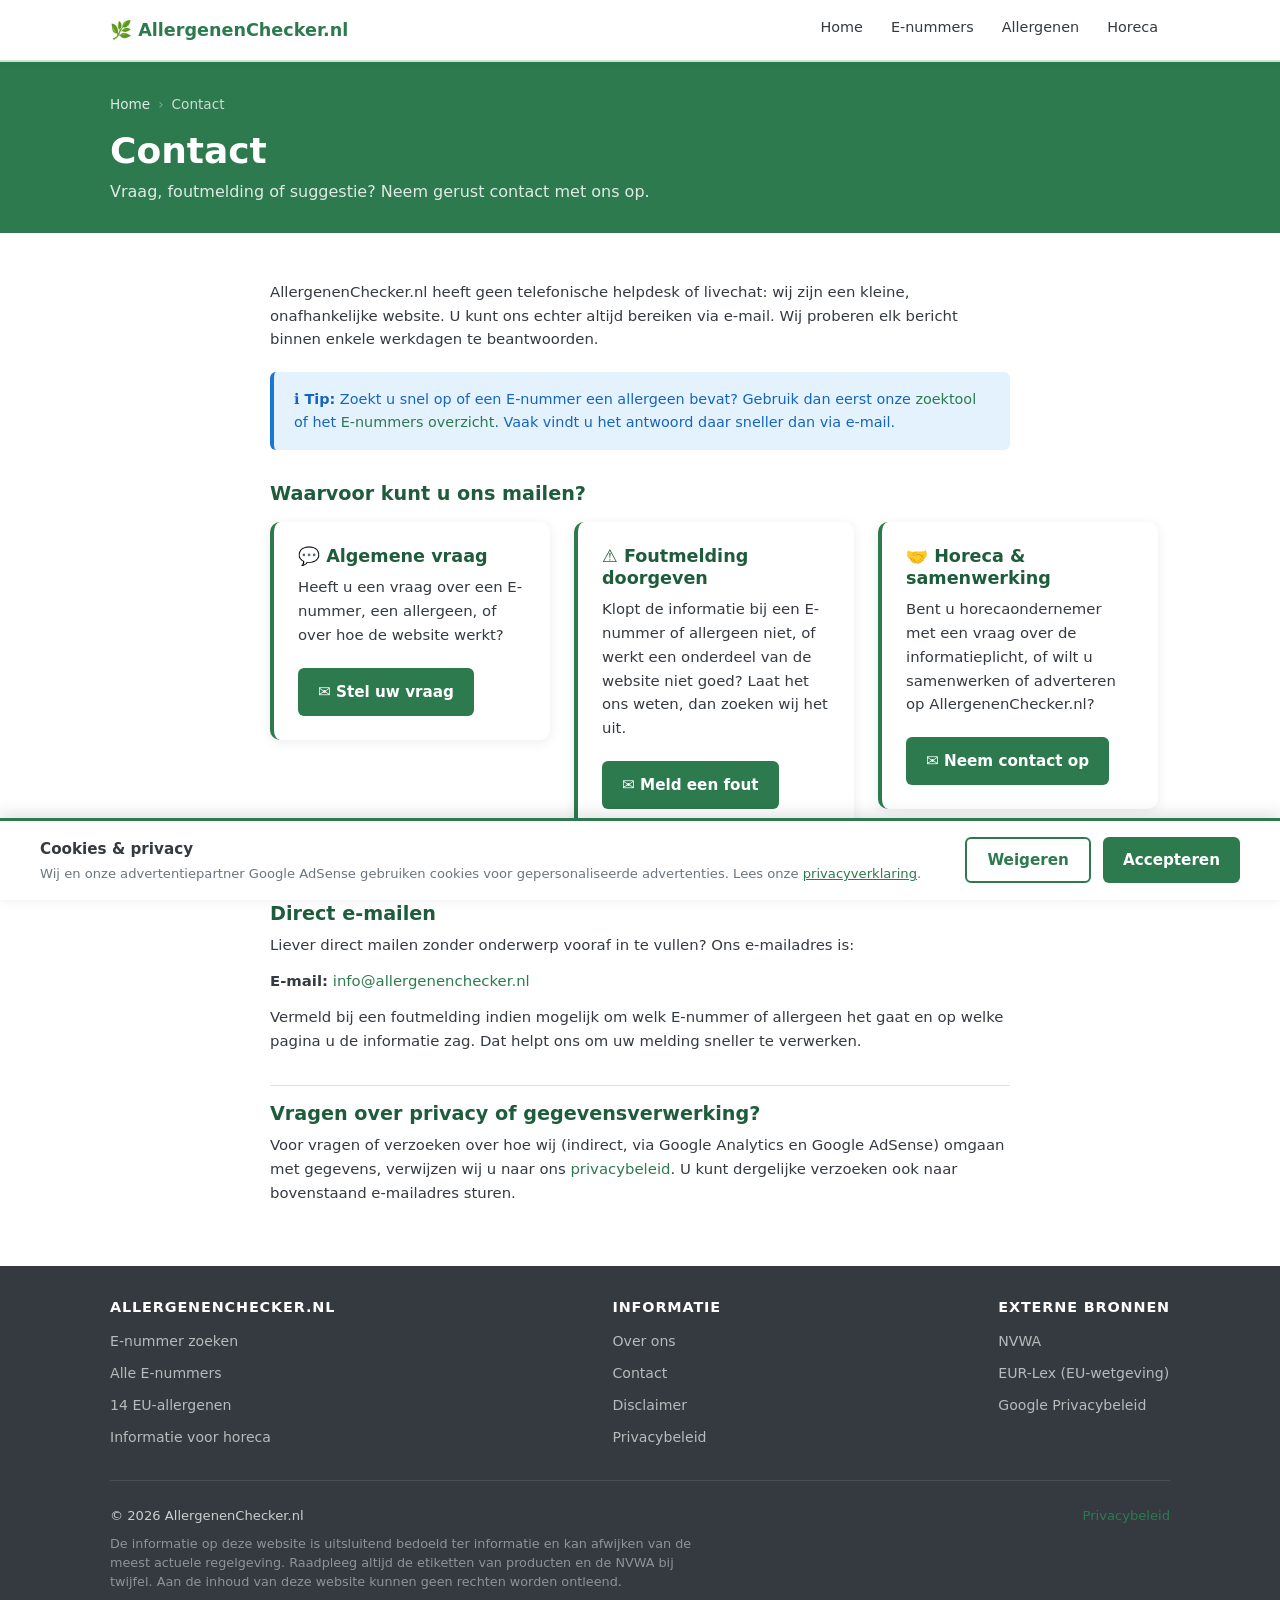
<file: contact.html>
<!DOCTYPE html>
<html lang="nl">
<head>
  <!-- Google tag (gtag.js) -->
  <script async src="https://www.googletagmanager.com/gtag/js?id=G-0V4DNZFD8S"></script>
  <script>
    window.dataLayer = window.dataLayer || [];
    function gtag(){dataLayer.push(arguments);}
    gtag('js', new Date());
    gtag('config', 'G-0V4DNZFD8S');
  </script>
  <meta charset="UTF-8">
  <link rel="icon" href="favicon.svg" type="image/svg+xml">
  <meta name="viewport" content="width=device-width, initial-scale=1.0">
  <title>Contact | AllergenenChecker.nl</title>
  <meta name="description" content="Heeft u een vraag, foutmelding of suggestie voor AllergenenChecker.nl? Neem contact met ons op via e-mail. Wij reageren meestal binnen enkele werkdagen.">
  <meta name="robots" content="index, follow">
  <link rel="canonical" href="https://allergenenchecker.nl/contact.html">

  <!-- Open Graph -->
  <meta property="og:type"        content="website">
  <meta property="og:url"         content="https://allergenenchecker.nl/contact.html">
  <meta property="og:title"       content="Contact | AllergenenChecker.nl">
  <meta property="og:description" content="Heeft u een vraag, foutmelding of suggestie voor AllergenenChecker.nl? Neem contact met ons op via e-mail.">
  <meta property="og:site_name"   content="AllergenenChecker.nl">
  <meta property="og:locale"      content="nl_NL">

  <link rel="stylesheet" href="assets/css/style.css">
</head>
<body>

  <!-- ── Navigatie ─────────────────────────────────────────────── -->
  <nav class="site-nav" aria-label="Hoofdnavigatie">
    <div class="container nav-inner">
      <a href="index.html" class="nav-logo">🌿 AllergenenChecker.nl</a>

      <ul class="nav-links" role="list">
        <li><a href="index.html" class="nav-link">Home</a></li>
        <li><a href="e-nummers.html" class="nav-link">E-nummers</a></li>
        <li><a href="allergenen.html" class="nav-link">Allergenen</a></li>
        <li><a href="horeca.html" class="nav-link">Horeca</a></li>
      </ul>

      <button class="nav-hamburger" aria-label="Menu openen" aria-expanded="false" aria-controls="nav-mobiel">
        <span></span>
        <span></span>
        <span></span>
      </button>
    </div>

    <div class="nav-mobiel" id="nav-mobiel" aria-hidden="true">
      <ul role="list">
        <li><a href="index.html">🏠 Home</a></li>
        <li><a href="e-nummers.html">🔢 E-nummers</a></li>
        <li><a href="allergenen.html">⚠️ Allergenen</a></li>
        <li><a href="horeca.html">🍽️ Horeca</a></li>
      </ul>
    </div>
  </nav>

  <!-- ── Paginakoptekst ─────────────────────────────────────────── -->
  <header class="pagina-header">
    <div class="container">
      <nav class="breadcrumb" aria-label="Broodkruimelnavigatie">
        <a href="index.html">Home</a>
        <span class="scheider" aria-hidden="true">›</span>
        <span aria-current="page">Contact</span>
      </nav>
      <h1>Contact</h1>
      <p class="subtekst">Vraag, foutmelding of suggestie? Neem gerust contact met ons op.</p>
    </div>
  </header>

  <!-- ── Inhoud ─────────────────────────────────────────────────── -->
  <main>
    <section class="sectie">
      <div class="privacy-sectie container">

        <p>
          AllergenenChecker.nl heeft geen telefonische helpdesk of livechat: wij zijn een kleine,
          onafhankelijke website. U kunt ons echter altijd bereiken via e-mail. Wij proberen elk bericht
          binnen enkele werkdagen te beantwoorden.
        </p>

        <div class="banner banner-info" role="note" style="margin-top:1.25rem;">
          <strong>ℹ️ Tip:</strong> Zoekt u snel op of een E-nummer een allergeen bevat? Gebruik dan eerst
          onze <a href="index.html">zoektool</a> of het <a href="e-nummers.html">E-nummers overzicht</a>.
          Vaak vindt u het antwoord daar sneller dan via e-mail.
        </div>

        <h2>Waarvoor kunt u ons mailen?</h2>
        <div class="rij" style="margin-top:1rem;margin-bottom:.5rem;">

          <div class="kolom">
            <div class="info-kaart">
              <h3>💬 Algemene vraag</h3>
              <p>
                Heeft u een vraag over een E-nummer, een allergeen, of over hoe de website werkt?
              </p>
              <a href="#" data-email-link data-subject="Algemene%20vraag%20-%20AllergenenChecker.nl" class="btn btn-groen" style="margin-top:.5rem;">
                ✉️ Stel uw vraag
              </a>
            </div>
          </div>

          <div class="kolom">
            <div class="info-kaart">
              <h3>⚠️ Foutmelding doorgeven</h3>
              <p>
                Klopt de informatie bij een E-nummer of allergeen niet, of werkt een onderdeel van de
                website niet goed? Laat het ons weten, dan zoeken wij het uit.
              </p>
              <a href="#" data-email-link data-subject="Foutmelding%20-%20AllergenenChecker.nl" class="btn btn-groen" style="margin-top:.5rem;">
                ✉️ Meld een fout
              </a>
            </div>
          </div>

          <div class="kolom">
            <div class="info-kaart">
              <h3>🤝 Horeca &amp; samenwerking</h3>
              <p>
                Bent u horecaondernemer met een vraag over de informatieplicht, of wilt u samenwerken
                of adverteren op AllergenenChecker.nl?
              </p>
              <a href="#" data-email-link data-subject="Horeca%20%2F%20samenwerking%20-%20AllergenenChecker.nl" class="btn btn-groen" style="margin-top:.5rem;">
                ✉️ Neem contact op
              </a>
            </div>
          </div>

        </div>

        <h2>Direct e-mailen</h2>
        <p>
          Liever direct mailen zonder onderwerp vooraf in te vullen? Ons e-mailadres is:
        </p>
        <p>
          <strong>E-mail:</strong>
          <a href="#" data-email-link data-email-text>e-mailadres laden…</a>
        </p>
        <p>
          Vermeld bij een foutmelding indien mogelijk om welk E-nummer of allergeen het gaat en op welke
          pagina u de informatie zag. Dat helpt ons om uw melding sneller te verwerken.
        </p>

        <h2>Vragen over privacy of gegevensverwerking?</h2>
        <p>
          Voor vragen of verzoeken over hoe wij (indirect, via Google Analytics en Google AdSense)
          omgaan met gegevens, verwijzen wij u naar ons <a href="privacy.html">privacybeleid</a>. U kunt
          dergelijke verzoeken ook naar bovenstaand e-mailadres sturen.
        </p>

      </div>
    </section>
  </main>

  <!-- ── Footer ─────────────────────────────────────────────────── -->
  <footer class="site-footer">
    <div class="container">
      <div class="footer-rij">
        <div class="footer-kolom">
          <h4>AllergenenChecker.nl</h4>
          <ul>
            <li><a href="index.html">E-nummer zoeken</a></li>
            <li><a href="e-nummers.html">Alle E-nummers</a></li>
            <li><a href="allergenen.html">14 EU-allergenen</a></li>
            <li><a href="horeca.html">Informatie voor horeca</a></li>
          </ul>
        </div>
        <div class="footer-kolom">
          <h4>Informatie</h4>
          <ul>
            <li><a href="over-ons.html">Over ons</a></li>
            <li><a href="contact.html">Contact</a></li>
            <li><a href="disclaimer.html">Disclaimer</a></li>
            <li><a href="privacy.html">Privacybeleid</a></li>
          </ul>
        </div>
        <div class="footer-kolom">
          <h4>Externe bronnen</h4>
          <ul>
            <li><a href="https://www.nvwa.nl" target="_blank" rel="noopener noreferrer">NVWA</a></li>
            <li><a href="https://eur-lex.europa.eu" target="_blank" rel="noopener noreferrer">EUR-Lex (EU-wetgeving)</a></li>
            <li><a href="https://policies.google.com/privacy" target="_blank" rel="noopener noreferrer">Google Privacybeleid</a></li>
          </ul>
        </div>
      </div>
      <div class="footer-bodem">
        <span>&copy; 2026 AllergenenChecker.nl</span>
        <span><a href="privacy.html">Privacybeleid</a></span>
      </div>
      <p class="footer-disclaimer">
        De informatie op deze website is uitsluitend bedoeld ter informatie en kan afwijken van de
        meest actuele regelgeving. Raadpleeg altijd de etiketten van producten en de NVWA bij twijfel.
        Aan de inhoud van deze website kunnen geen rechten worden ontleend.
      </p>
    </div>
  </footer>

  <script src="assets/js/database.js"></script>
  <script src="assets/js/app.js"></script>
  <script src="assets/js/cookie-banner.js"></script>
  <script src="assets/js/email-obfuscate.js"></script>
  <script>
    // Hamburger menu
    (function () {
      const btn    = document.querySelector('.nav-hamburger');
      const menu   = document.querySelector('.nav-mobiel');
      if (!btn || !menu) return;
      btn.addEventListener('click', function () {
        const open = menu.classList.toggle('open');
        btn.setAttribute('aria-expanded', open);
        menu.setAttribute('aria-hidden', !open);
      });
    })();
  </script>
</body>
</html>
</file>
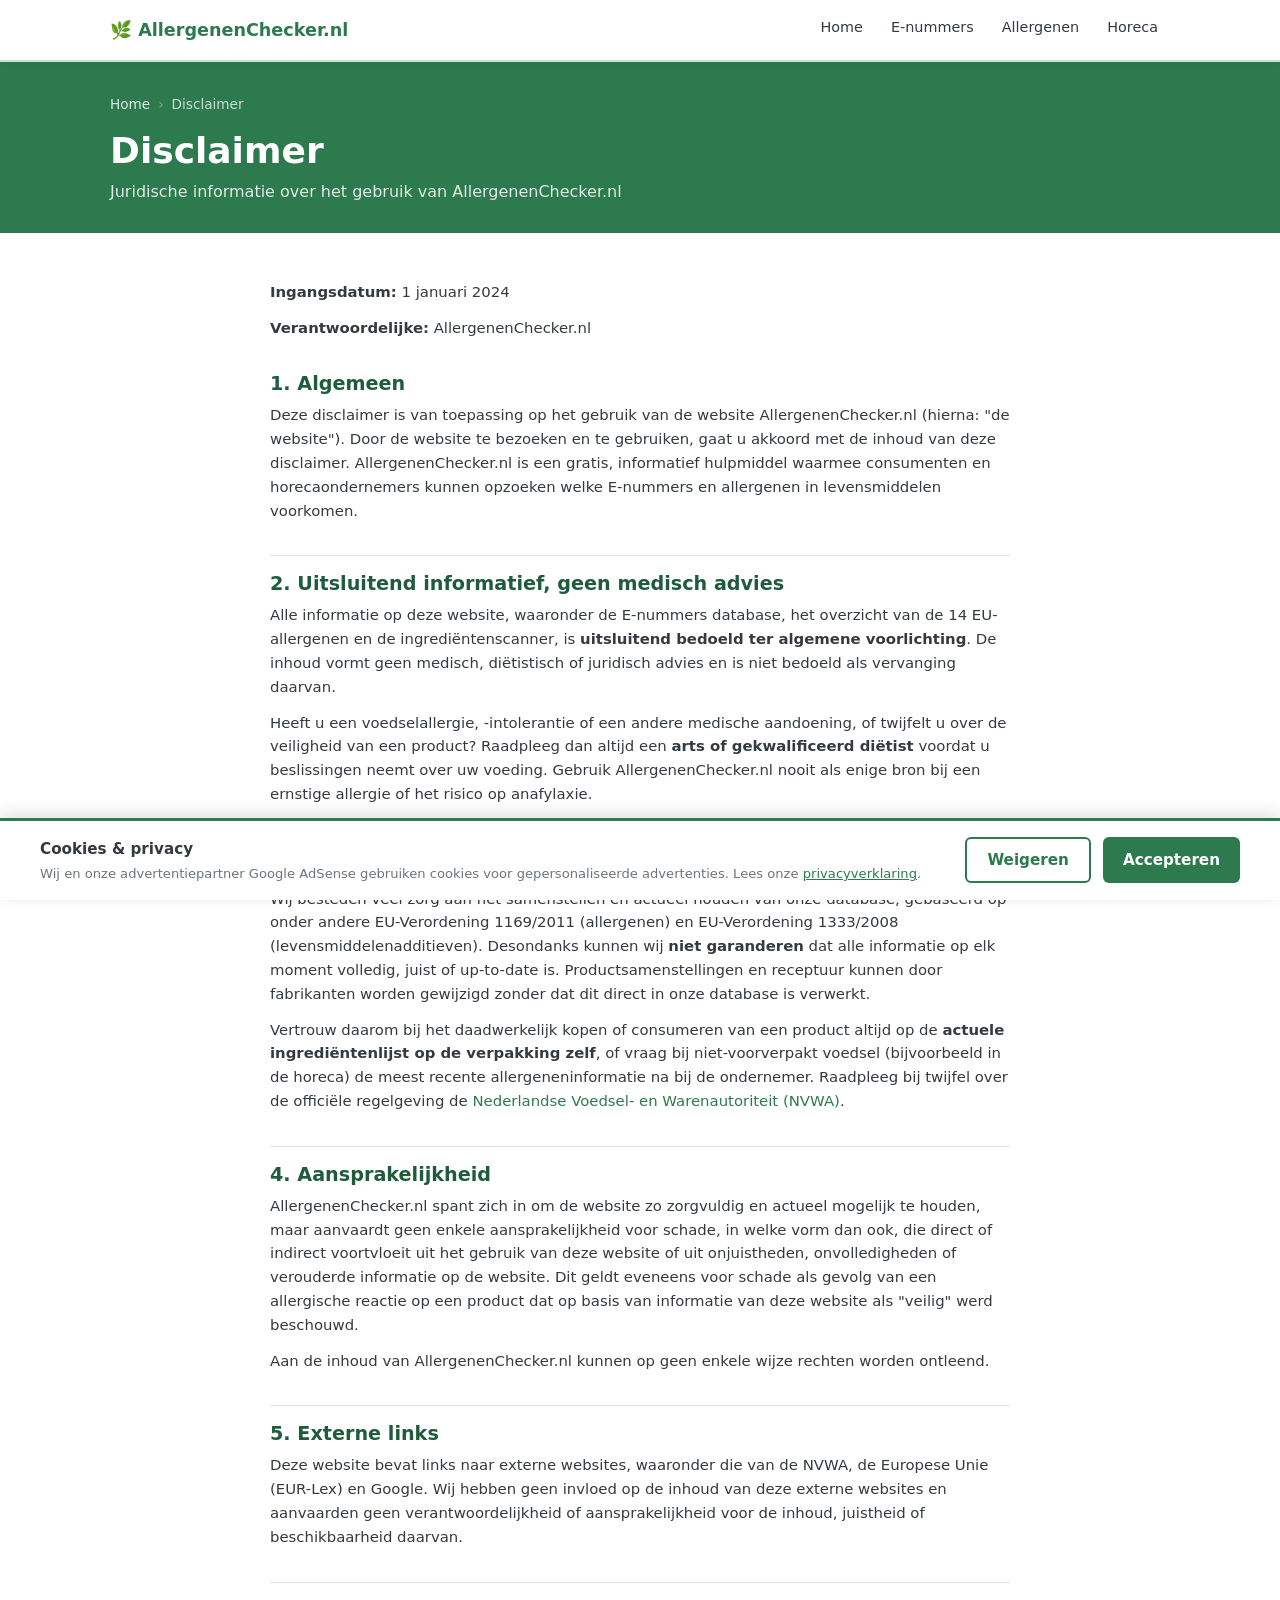
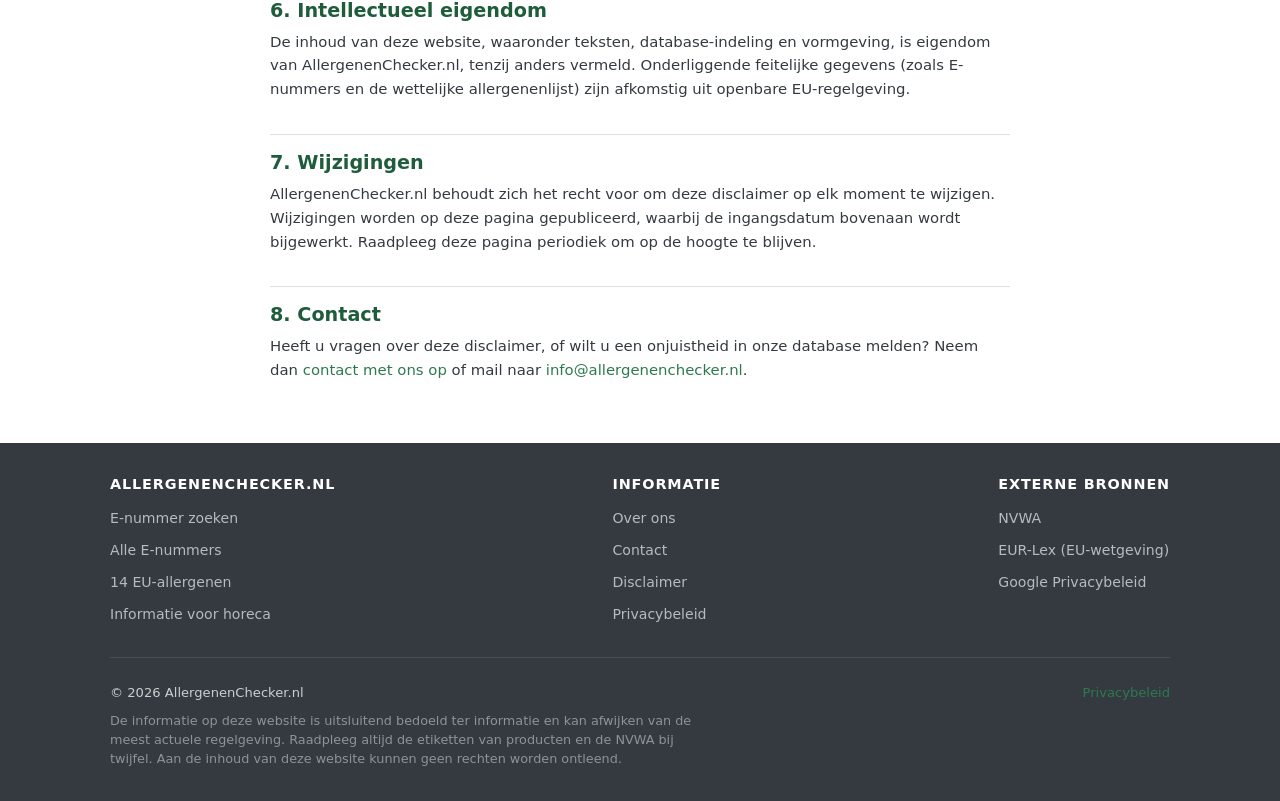
<file: disclaimer.html>
<!DOCTYPE html>
<html lang="nl">
<head>
  <!-- Google tag (gtag.js) -->
  <script async src="https://www.googletagmanager.com/gtag/js?id=G-0V4DNZFD8S"></script>
  <script>
    window.dataLayer = window.dataLayer || [];
    function gtag(){dataLayer.push(arguments);}
    gtag('js', new Date());
    gtag('config', 'G-0V4DNZFD8S');
  </script>
  <meta charset="UTF-8">
  <link rel="icon" href="favicon.svg" type="image/svg+xml">
  <meta name="viewport" content="width=device-width, initial-scale=1.0">
  <title>Disclaimer | AllergenenChecker.nl</title>
  <meta name="description" content="Juridische disclaimer van AllergenenChecker.nl: de informatie op deze website is uitsluitend informatief en vervangt geen medisch advies. Raadpleeg de NVWA of een arts/diëtist bij twijfel.">
  <meta name="robots" content="index, follow">
  <link rel="canonical" href="https://allergenenchecker.nl/disclaimer.html">

  <!-- Open Graph -->
  <meta property="og:type"        content="website">
  <meta property="og:url"         content="https://allergenenchecker.nl/disclaimer.html">
  <meta property="og:title"       content="Disclaimer | AllergenenChecker.nl">
  <meta property="og:description" content="De informatie op AllergenenChecker.nl is uitsluitend informatief en vervangt geen medisch advies. Raadpleeg de NVWA of een arts/diëtist bij twijfel.">
  <meta property="og:site_name"   content="AllergenenChecker.nl">
  <meta property="og:locale"      content="nl_NL">

  <link rel="stylesheet" href="assets/css/style.css">
</head>
<body>

  <!-- ── Navigatie ─────────────────────────────────────────────── -->
  <nav class="site-nav" aria-label="Hoofdnavigatie">
    <div class="container nav-inner">
      <a href="index.html" class="nav-logo">🌿 AllergenenChecker.nl</a>

      <ul class="nav-links" role="list">
        <li><a href="index.html" class="nav-link">Home</a></li>
        <li><a href="e-nummers.html" class="nav-link">E-nummers</a></li>
        <li><a href="allergenen.html" class="nav-link">Allergenen</a></li>
        <li><a href="horeca.html" class="nav-link">Horeca</a></li>
      </ul>

      <button class="nav-hamburger" aria-label="Menu openen" aria-expanded="false" aria-controls="nav-mobiel">
        <span></span>
        <span></span>
        <span></span>
      </button>
    </div>

    <div class="nav-mobiel" id="nav-mobiel" aria-hidden="true">
      <ul role="list">
        <li><a href="index.html">🏠 Home</a></li>
        <li><a href="e-nummers.html">🔢 E-nummers</a></li>
        <li><a href="allergenen.html">⚠️ Allergenen</a></li>
        <li><a href="horeca.html">🍽️ Horeca</a></li>
      </ul>
    </div>
  </nav>

  <!-- ── Paginakoptekst ─────────────────────────────────────────── -->
  <header class="pagina-header">
    <div class="container">
      <nav class="breadcrumb" aria-label="Broodkruimelnavigatie">
        <a href="index.html">Home</a>
        <span class="scheider" aria-hidden="true">›</span>
        <span aria-current="page">Disclaimer</span>
      </nav>
      <h1>Disclaimer</h1>
      <p class="subtekst">Juridische informatie over het gebruik van AllergenenChecker.nl</p>
    </div>
  </header>

  <!-- ── Inhoud ─────────────────────────────────────────────────── -->
  <main>
    <section class="sectie">
      <div class="privacy-sectie container">

        <p><strong>Ingangsdatum:</strong> 1 januari 2024</p>
        <p><strong>Verantwoordelijke:</strong> AllergenenChecker.nl</p>

        <h2>1. Algemeen</h2>
        <p>
          Deze disclaimer is van toepassing op het gebruik van de website AllergenenChecker.nl (hierna:
          "de website"). Door de website te bezoeken en te gebruiken, gaat u akkoord met de inhoud van
          deze disclaimer. AllergenenChecker.nl is een gratis, informatief hulpmiddel waarmee
          consumenten en horecaondernemers kunnen opzoeken welke E-nummers en allergenen in
          levensmiddelen voorkomen.
        </p>

        <h2>2. Uitsluitend informatief, geen medisch advies</h2>
        <p>
          Alle informatie op deze website, waaronder de E-nummers database, het overzicht van de 14
          EU-allergenen en de ingrediëntenscanner, is <strong>uitsluitend bedoeld ter algemene
          voorlichting</strong>. De inhoud vormt geen medisch, diëtistisch of juridisch advies en is niet
          bedoeld als vervanging daarvan.
        </p>
        <p>
          Heeft u een voedselallergie, -intolerantie of een andere medische aandoening, of twijfelt u
          over de veiligheid van een product? Raadpleeg dan altijd een <strong>arts of gekwalificeerd
          diëtist</strong> voordat u beslissingen neemt over uw voeding. Gebruik AllergenenChecker.nl
          nooit als enige bron bij een ernstige allergie of het risico op anafylaxie.
        </p>

        <h2>3. Juistheid en volledigheid van de informatie</h2>
        <p>
          Wij besteden veel zorg aan het samenstellen en actueel houden van onze database, gebaseerd op
          onder andere EU-Verordening 1169/2011 (allergenen) en EU-Verordening 1333/2008
          (levensmiddelenadditieven). Desondanks kunnen wij <strong>niet garanderen</strong> dat alle
          informatie op elk moment volledig, juist of up-to-date is. Productsamenstellingen en
          receptuur kunnen door fabrikanten worden gewijzigd zonder dat dit direct in onze database is
          verwerkt.
        </p>
        <p>
          Vertrouw daarom bij het daadwerkelijk kopen of consumeren van een product altijd op de
          <strong>actuele ingrediëntenlijst op de verpakking zelf</strong>, of vraag bij niet-voorverpakt
          voedsel (bijvoorbeeld in de horeca) de meest recente allergeneninformatie na bij de
          ondernemer. Raadpleeg bij twijfel over de officiële regelgeving de
          <a href="https://www.nvwa.nl" target="_blank" rel="noopener noreferrer">Nederlandse Voedsel- en
          Warenautoriteit (NVWA)</a>.
        </p>

        <h2>4. Aansprakelijkheid</h2>
        <p>
          AllergenenChecker.nl spant zich in om de website zo zorgvuldig en actueel mogelijk te houden,
          maar aanvaardt geen enkele aansprakelijkheid voor schade, in welke vorm dan ook, die direct of
          indirect voortvloeit uit het gebruik van deze website of uit onjuistheden, onvolledigheden of
          verouderde informatie op de website. Dit geldt eveneens voor schade als gevolg van een
          allergische reactie op een product dat op basis van informatie van deze website als "veilig"
          werd beschouwd.
        </p>
        <p>
          Aan de inhoud van AllergenenChecker.nl kunnen op geen enkele wijze rechten worden ontleend.
        </p>

        <h2>5. Externe links</h2>
        <p>
          Deze website bevat links naar externe websites, waaronder die van de NVWA, de Europese Unie
          (EUR-Lex) en Google. Wij hebben geen invloed op de inhoud van deze externe websites en
          aanvaarden geen verantwoordelijkheid of aansprakelijkheid voor de inhoud, juistheid of
          beschikbaarheid daarvan.
        </p>

        <h2>6. Intellectueel eigendom</h2>
        <p>
          De inhoud van deze website, waaronder teksten, database-indeling en vormgeving, is eigendom
          van AllergenenChecker.nl, tenzij anders vermeld. Onderliggende feitelijke gegevens (zoals
          E-nummers en de wettelijke allergenenlijst) zijn afkomstig uit openbare EU-regelgeving.
        </p>

        <h2>7. Wijzigingen</h2>
        <p>
          AllergenenChecker.nl behoudt zich het recht voor om deze disclaimer op elk moment te wijzigen.
          Wijzigingen worden op deze pagina gepubliceerd, waarbij de ingangsdatum bovenaan wordt
          bijgewerkt. Raadpleeg deze pagina periodiek om op de hoogte te blijven.
        </p>

        <h2>8. Contact</h2>
        <p>
          Heeft u vragen over deze disclaimer, of wilt u een onjuistheid in onze database melden? Neem
          dan <a href="contact.html">contact met ons op</a> of mail naar
          <a href="#" data-email-link data-email-text>e-mailadres laden…</a>.
        </p>

      </div>
    </section>
  </main>

  <!-- ── Footer ─────────────────────────────────────────────────── -->
  <footer class="site-footer">
    <div class="container">
      <div class="footer-rij">
        <div class="footer-kolom">
          <h4>AllergenenChecker.nl</h4>
          <ul>
            <li><a href="index.html">E-nummer zoeken</a></li>
            <li><a href="e-nummers.html">Alle E-nummers</a></li>
            <li><a href="allergenen.html">14 EU-allergenen</a></li>
            <li><a href="horeca.html">Informatie voor horeca</a></li>
          </ul>
        </div>
        <div class="footer-kolom">
          <h4>Informatie</h4>
          <ul>
            <li><a href="over-ons.html">Over ons</a></li>
            <li><a href="contact.html">Contact</a></li>
            <li><a href="disclaimer.html">Disclaimer</a></li>
            <li><a href="privacy.html">Privacybeleid</a></li>
          </ul>
        </div>
        <div class="footer-kolom">
          <h4>Externe bronnen</h4>
          <ul>
            <li><a href="https://www.nvwa.nl" target="_blank" rel="noopener noreferrer">NVWA</a></li>
            <li><a href="https://eur-lex.europa.eu" target="_blank" rel="noopener noreferrer">EUR-Lex (EU-wetgeving)</a></li>
            <li><a href="https://policies.google.com/privacy" target="_blank" rel="noopener noreferrer">Google Privacybeleid</a></li>
          </ul>
        </div>
      </div>
      <div class="footer-bodem">
        <span>&copy; 2026 AllergenenChecker.nl</span>
        <span><a href="privacy.html">Privacybeleid</a></span>
      </div>
      <p class="footer-disclaimer">
        De informatie op deze website is uitsluitend bedoeld ter informatie en kan afwijken van de
        meest actuele regelgeving. Raadpleeg altijd de etiketten van producten en de NVWA bij twijfel.
        Aan de inhoud van deze website kunnen geen rechten worden ontleend.
      </p>
    </div>
  </footer>

  <script src="assets/js/database.js"></script>
  <script src="assets/js/app.js"></script>
  <script src="assets/js/cookie-banner.js"></script>
  <script src="assets/js/email-obfuscate.js"></script>
  <script>
    // Hamburger menu
    (function () {
      const btn    = document.querySelector('.nav-hamburger');
      const menu   = document.querySelector('.nav-mobiel');
      if (!btn || !menu) return;
      btn.addEventListener('click', function () {
        const open = menu.classList.toggle('open');
        btn.setAttribute('aria-expanded', open);
        menu.setAttribute('aria-hidden', !open);
      });
    })();
  </script>
</body>
</html>
</file>
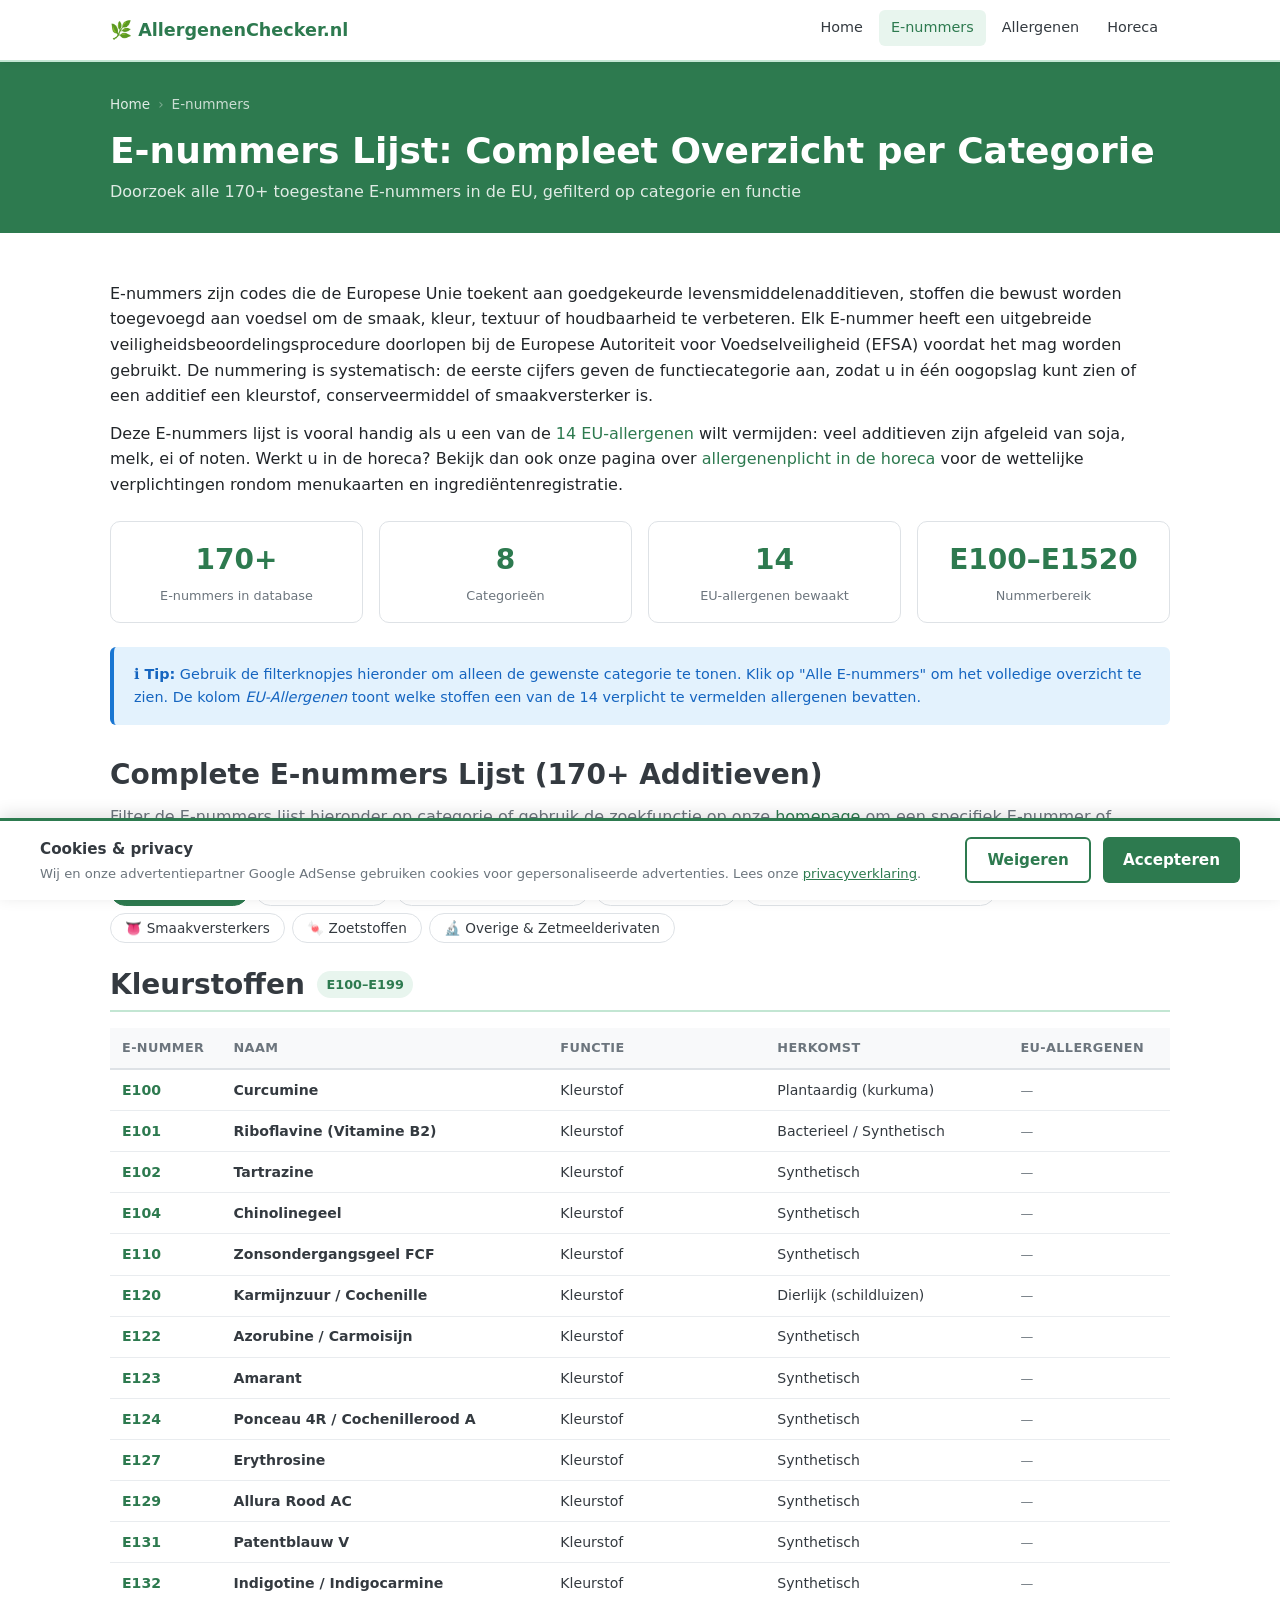
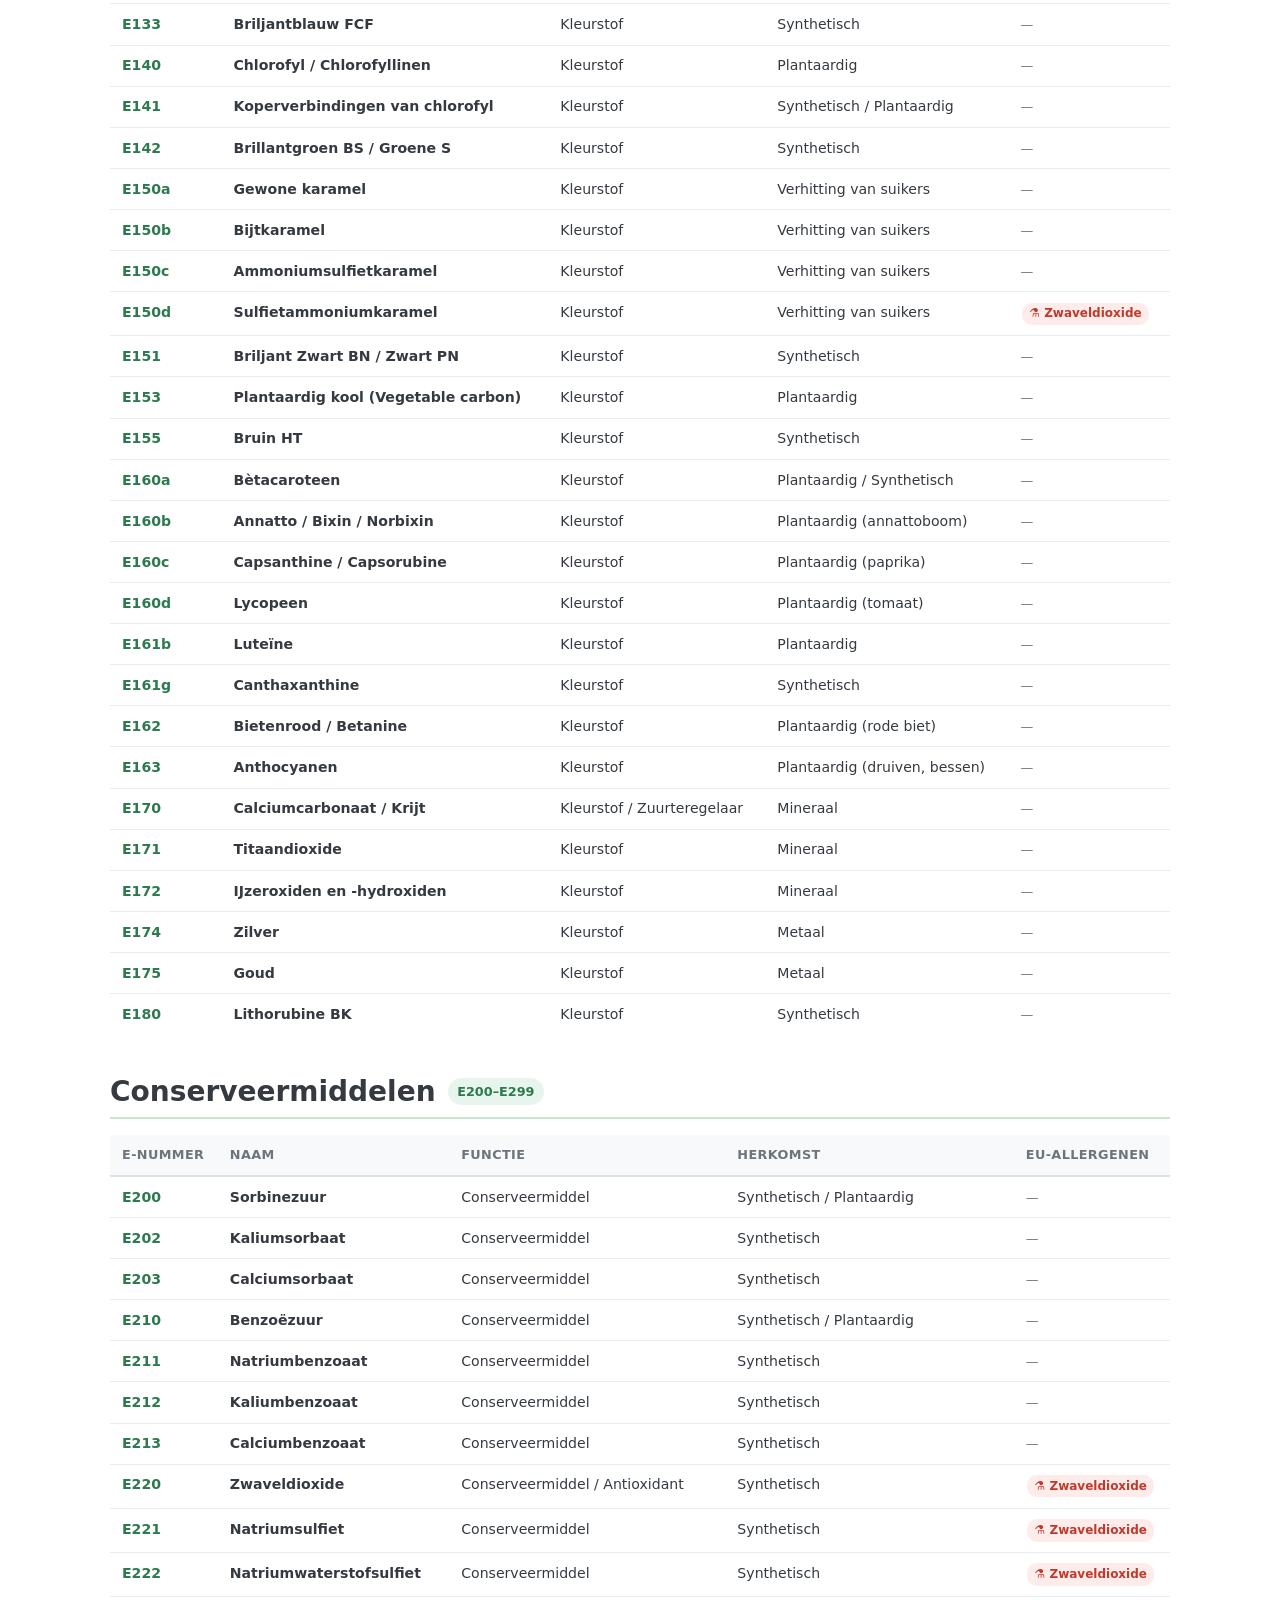
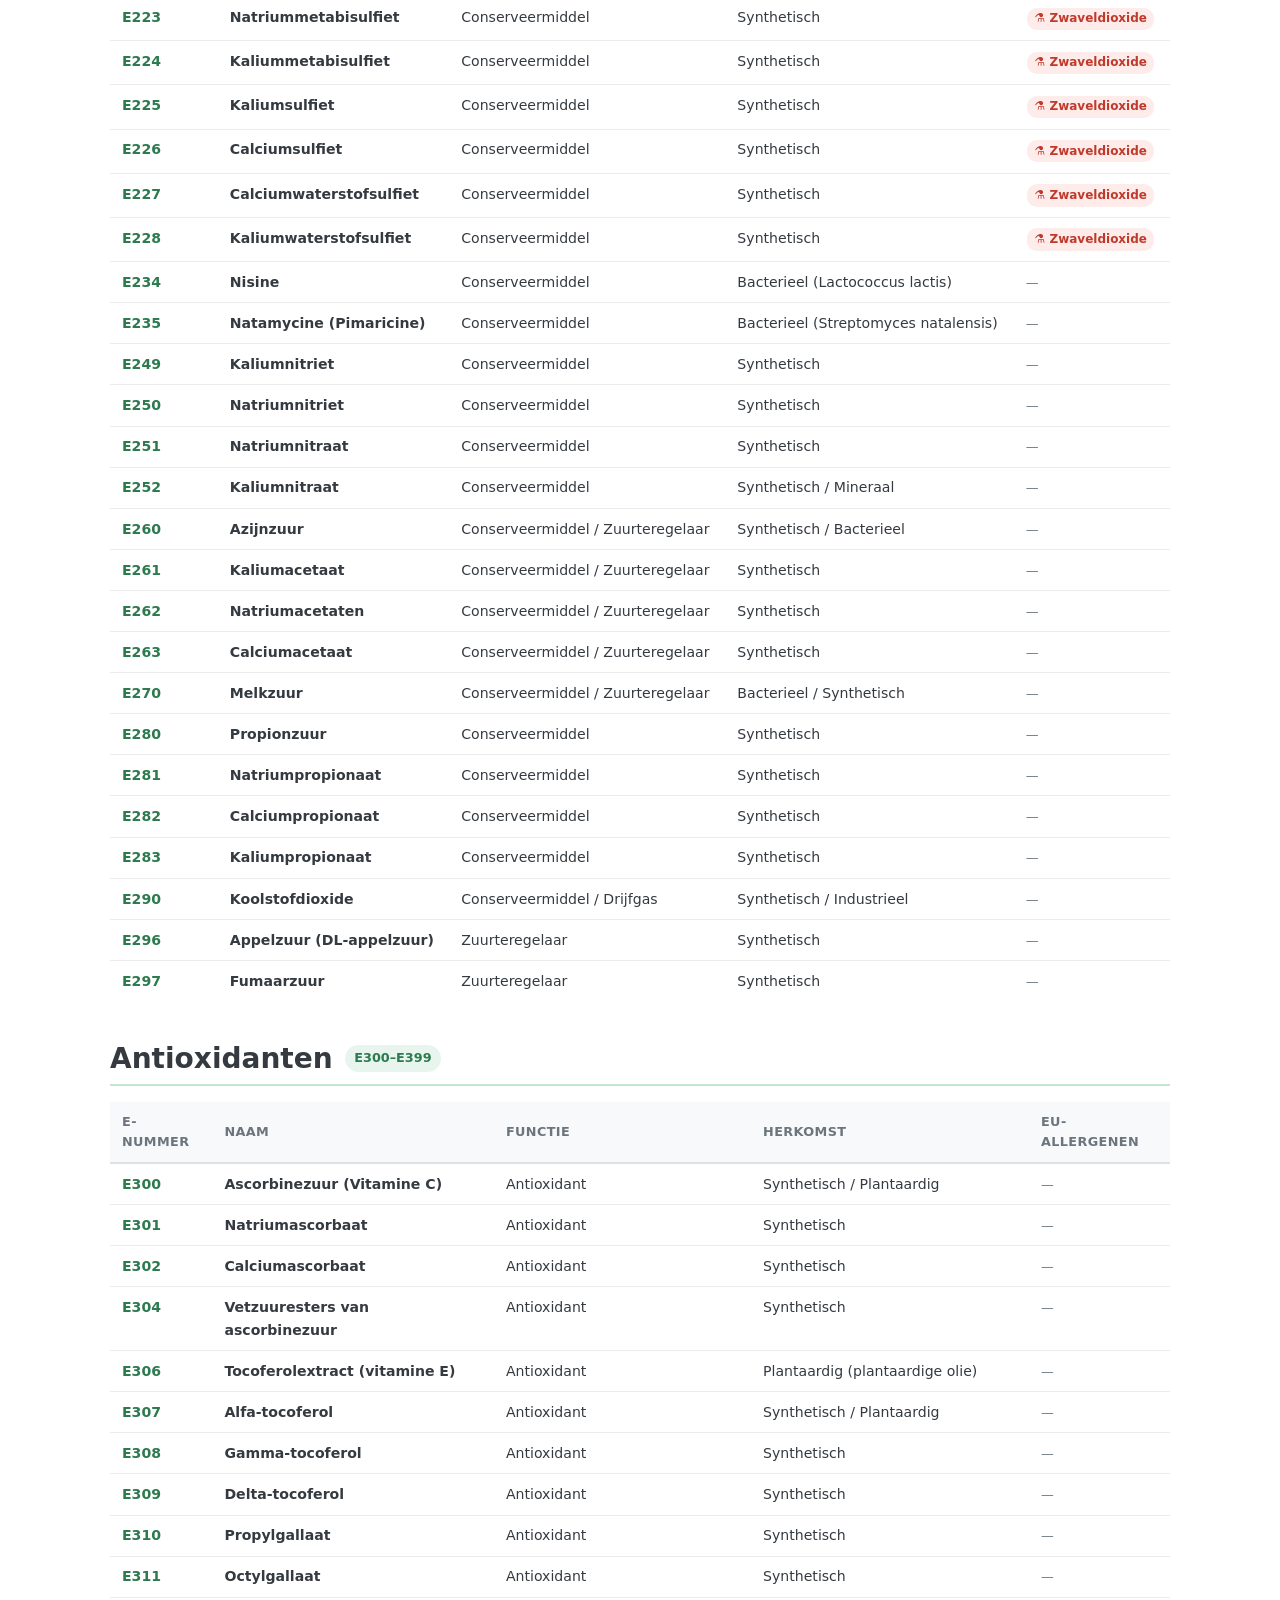
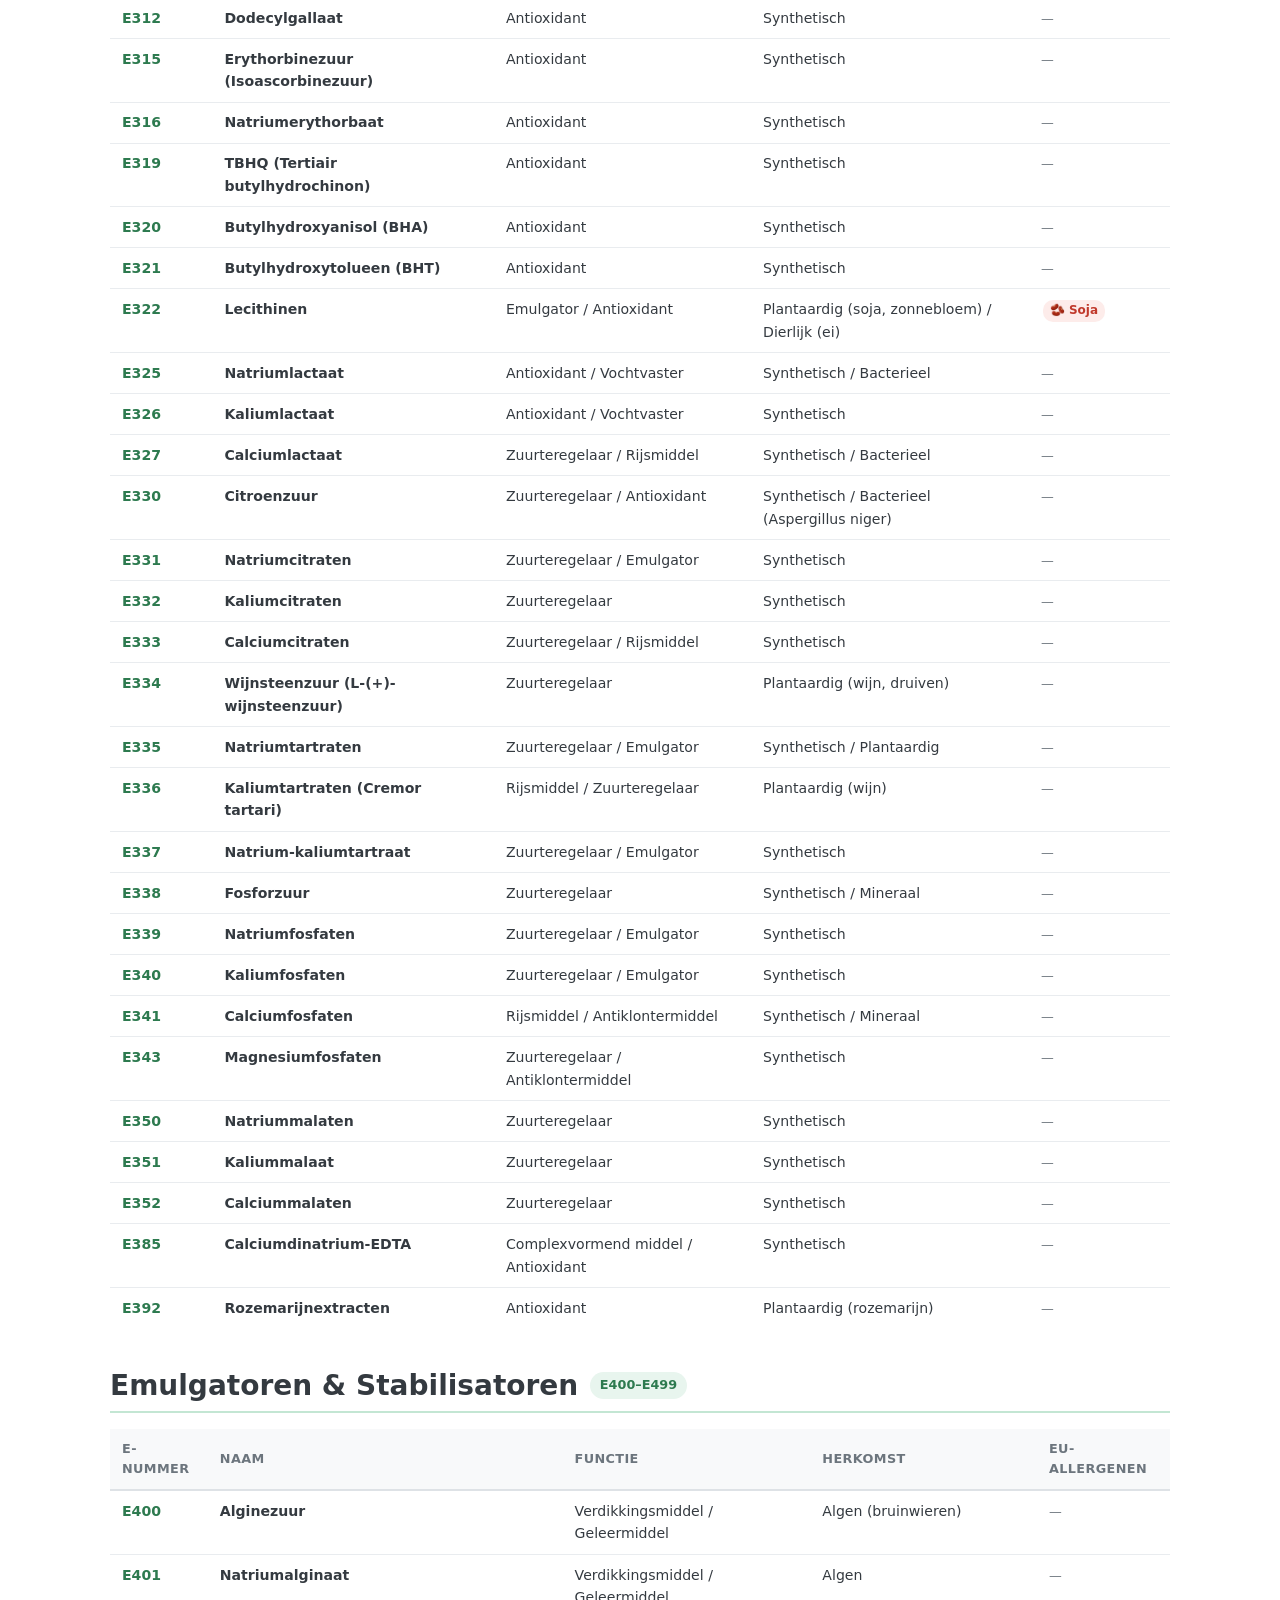
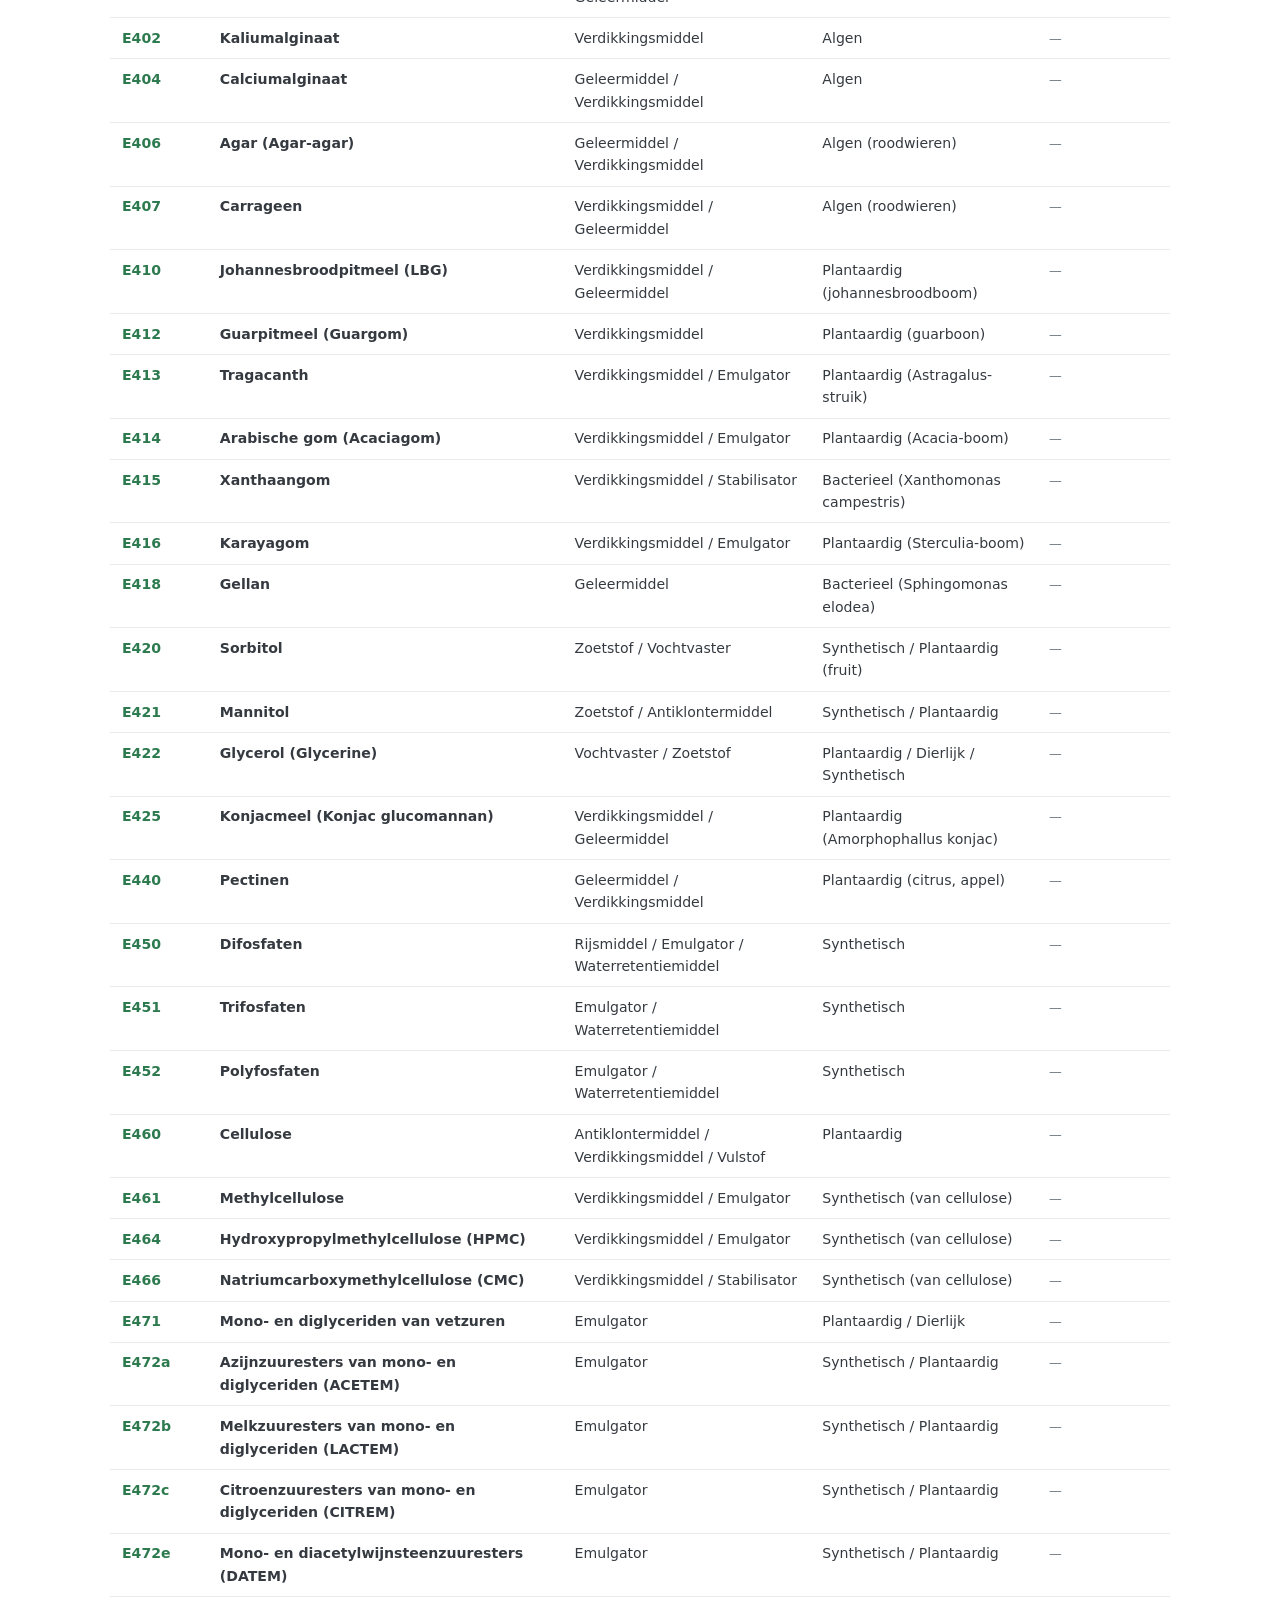
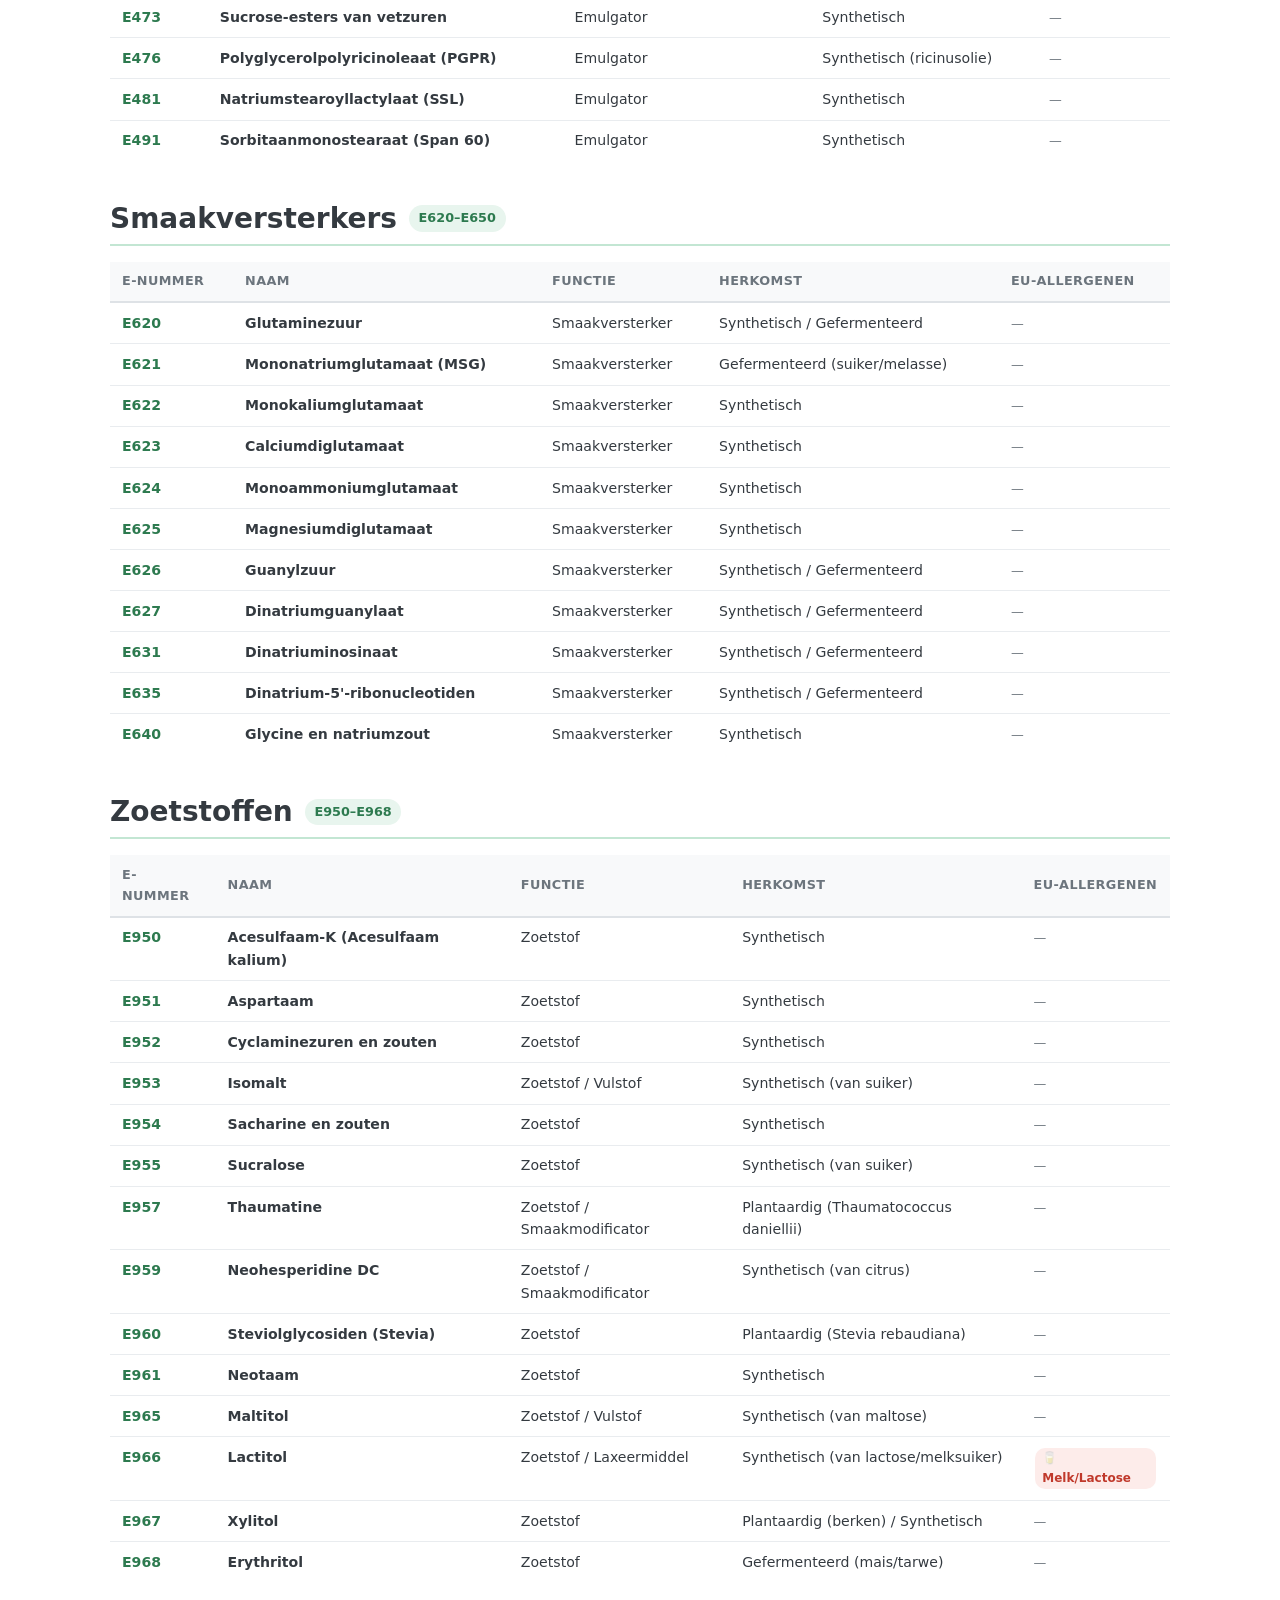
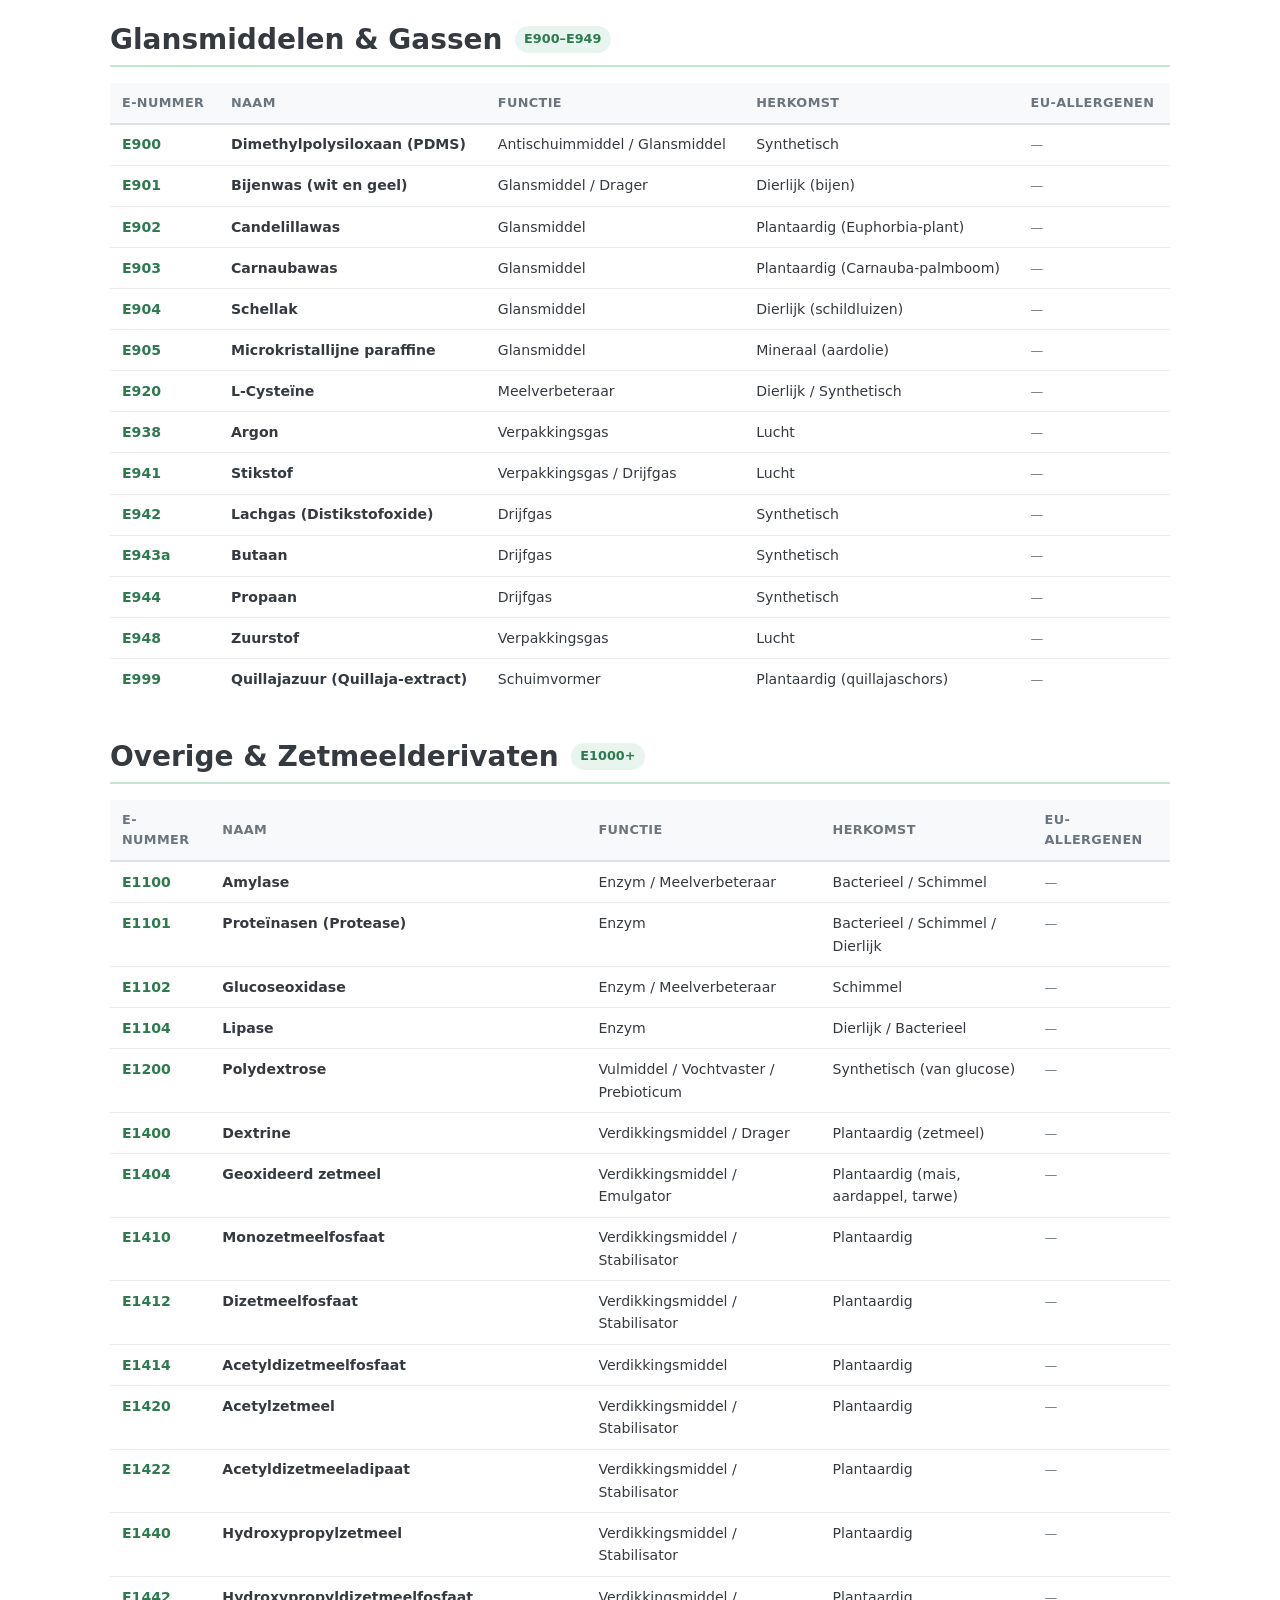
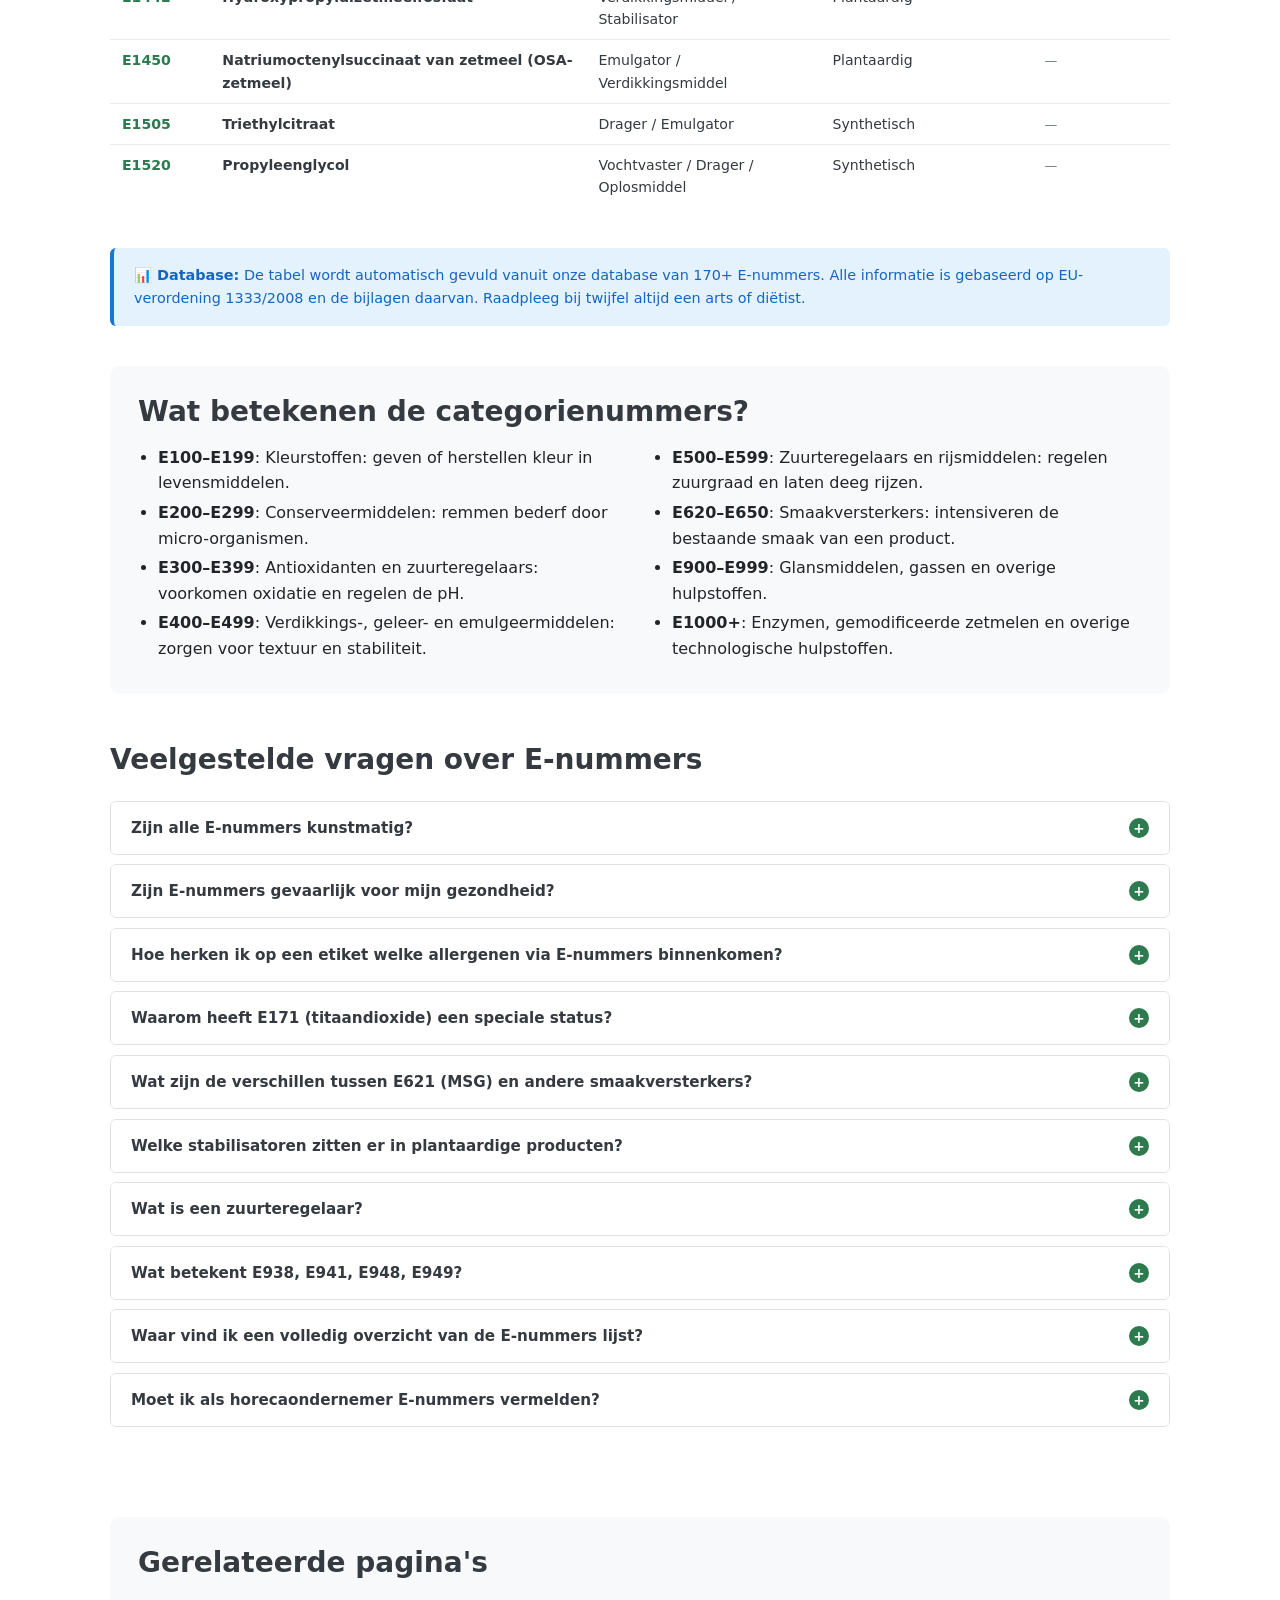
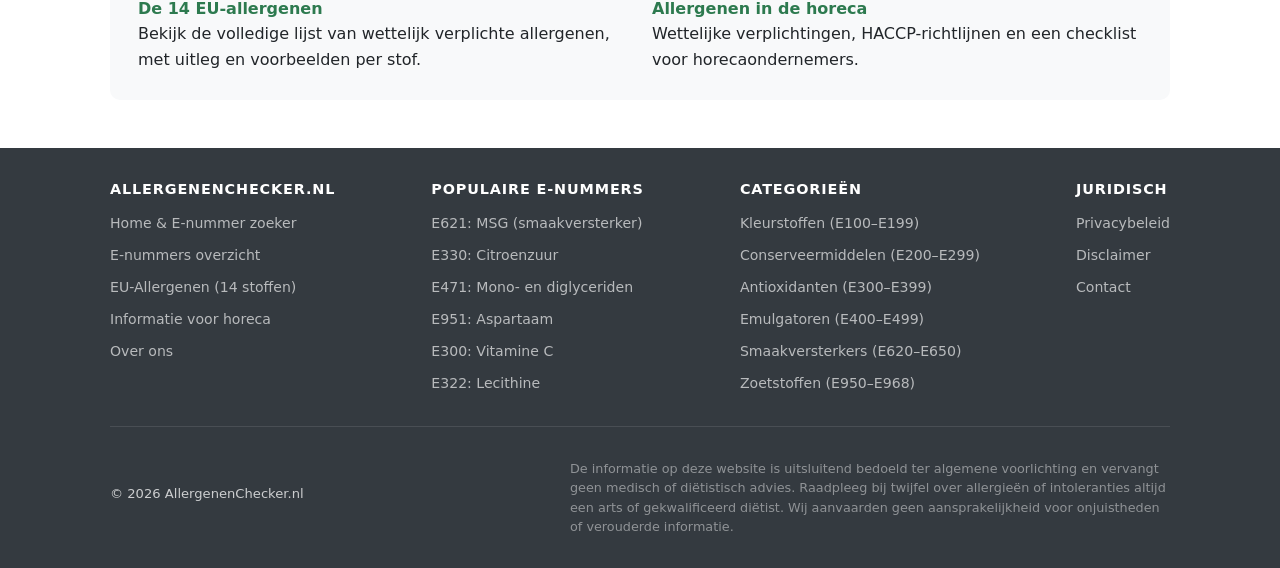
<file: e-nummers.html>
﻿<!DOCTYPE html>
<html lang="nl">
<head>
  <!-- Google tag (gtag.js) -->
  <script async src="https://www.googletagmanager.com/gtag/js?id=G-0V4DNZFD8S"></script>
  <script>
    window.dataLayer = window.dataLayer || [];
    function gtag(){dataLayer.push(arguments);}
    gtag('js', new Date());
    gtag('config', 'G-0V4DNZFD8S');
  </script>
  <meta charset="UTF-8">
  <link rel="icon" href="favicon.svg" type="image/svg+xml">
  <meta name="viewport" content="width=device-width, initial-scale=1.0">
  <title>E-nummers Lijst - Alle 170+ E-nummers Gratis Opzoeken</title>
  <meta name="description" content="Zoek direct op E-nummer of naam. Gratis database van 170+ E-nummers met functie, herkomst en allergeenstatus. Voor consumenten en horeca.">

  <!-- Canonical -->
  <link rel="canonical" href="https://allergenenchecker.nl/e-nummers.html">

  <!-- Open Graph -->
  <meta property="og:type" content="website">
  <meta property="og:url" content="https://allergenenchecker.nl/e-nummers.html">
  <meta property="og:title" content="E-nummers Lijst - Alle 170+ E-nummers Gratis Opzoeken">
  <meta property="og:description" content="Zoek direct op E-nummer of naam. Gratis database van 170+ E-nummers met functie, herkomst en allergeenstatus. Voor consumenten en horeca.">
  <meta property="og:site_name" content="AllergenenChecker.nl">
  <meta property="og:locale" content="nl_NL">

  <!-- Twitter Card -->
  <meta name="twitter:card" content="summary">
  <meta name="twitter:title" content="E-nummers Lijst - Alle 170+ E-nummers Gratis Opzoeken">
  <meta name="twitter:description" content="Zoek direct op E-nummer of naam. Gratis database van 170+ E-nummers met functie, herkomst en allergeenstatus. Voor consumenten en horeca.">

  <link rel="stylesheet" href="assets/css/style.css">

  <!-- JSON-LD: FAQPage -->
  <script type="application/ld+json">
  {
    "@context": "https://schema.org",
    "@type": "FAQPage",
    "mainEntity": [
      {
        "@type": "Question",
        "name": "Zijn alle E-nummers kunstmatig?",
        "acceptedAnswer": {
          "@type": "Answer",
          "text": "Nee, lang niet. Veel E-nummers zijn van natuurlijke oorsprong. E300 (ascorbinezuur) is vitamine C, E160a (bèta-caroteen) is een pigment uit wortelen, en E306-E309 zijn vormen van vitamine E. Ook E406 (agar-agar) en E407 (carrageen) zijn gewonnen uit zeewier. Het E-nummer zegt niets over of iets synthetisch of natuurlijk is; het is slechts een goedkeuringscode."
        }
      },
      {
        "@type": "Question",
        "name": "Zijn E-nummers gevaarlijk voor mijn gezondheid?",
        "acceptedAnswer": {
          "@type": "Answer",
          "text": "De EU staat alleen E-nummers toe die de EFSA als veilig heeft beoordeeld bij normale gebruikshoeveelheden, met een vastgestelde Aanvaardbare Dagelijkse Inname (ADI). Sommige mensen kunnen gevoelig zijn voor specifieke additieven: bepaalde azokleurstoffen (E102, E110, E122, E124, E129, E151) kunnen bij gevoelige kinderen hyperactiviteit bevorderen en zijn verplicht voorzien van een waarschuwingslabel."
        }
      },
      {
        "@type": "Question",
        "name": "Hoe herken ik op een etiket welke allergenen via E-nummers binnenkomen?",
        "acceptedAnswer": {
          "@type": "Answer",
          "text": "Fabrikanten zijn verplicht de 14 EU-allergenen vet of cursief te markeren in de ingrediëntenlijst, ook als ze via een additief binnenkomen. Voorbeelden: E150d (sulfietammoniumkaramel) bevat sulfiet, E322 (lecithine) kan soja bevatten, en E966 (lactitol) is afgeleid van melksuiker. Gebruik de zoekfunctie op de homepage om te controleren of een E-nummer een allergeen bevat."
        }
      },
      {
        "@type": "Question",
        "name": "Waarom heeft E171 (titaandioxide) een speciale status?",
        "acceptedAnswer": {
          "@type": "Answer",
          "text": "In januari 2022 heeft de Europese Commissie het gebruik van E171 (titaandioxide) als levensmiddelenadditief verboden. De EFSA concludeerde in 2021 dat titaandioxide niet langer als veilig beschouwd kan worden omdat genotoxiciteit niet kan worden uitgesloten. Het verbod geldt voor levensmiddelen; in cosmetica en medicijnen gelden afzonderlijke regels."
        }
      },
      {
        "@type": "Question",
        "name": "Wat zijn de verschillen tussen E621 (MSG) en andere smaakversterkers?",
        "acceptedAnswer": {
          "@type": "Answer",
          "text": "E621 (mononatriumglutamaat, MSG) is het meest bekende lid van de glutamaatfamilie (E620-E625) en geeft de umami-smaak. E627 (dinatriumguanylaat) en E631 (dinatriuminosinaat) zijn nucleotiden die synergetisch werken met MSG, waardoor de combinatie een sterkere smaakversterking geeft. De EFSA heeft MSG als veilig beoordeeld; het 'Chinees restaurantsyndroom' is niet wetenschappelijk bevestigd."
        }
      },
      {
        "@type": "Question",
        "name": "Welke stabilisatoren zitten er in plantaardige producten?",
        "acceptedAnswer": {
          "@type": "Answer",
          "text": "Plantaardige producten zoals sojamelk, veganistische room en vleesvervangers bevatten vaak stabilisatoren zoals E412 (guarpitmeel), E415 (xanthaangom, geproduceerd door fermentatie), E466 (carboxymethylcellulose, een celluloseverbinding die vocht bindt) en E471 (mono- en diglyceriden van vetzuren, een emulgator). E471 wordt meestal uit plantaardige olie of synthetisch gemaakt, maar kan ook uit dierlijk vet komen; dit staat niet altijd op het etiket."
        }
      },
      {
        "@type": "Question",
        "name": "Wat is een zuurteregelaar?",
        "acceptedAnswer": {
          "@type": "Answer",
          "text": "Een zuurteregelaar is een additief dat de zuurgraad (pH) van een levensmiddel verhoogt, verlaagt of stabiel houdt, belangrijk voor smaak, houdbaarheid en de werking van andere ingrediënten. Voorbeelden zijn E330 (citroenzuur), E331 (natriumcitraten, gebruikt in smeltkaas) en E334 (wijnsteenzuur, gebruikt in bakpoeder en snoep)."
        }
      },
      {
        "@type": "Question",
        "name": "Wat betekent E938, E941, E948, E949?",
        "acceptedAnswer": {
          "@type": "Answer",
          "text": "Dit zijn verpakkingsgassen voor gemodificeerde atmosfeerverpakking (MAP), die houdbaarheid verlengen zonder chemische conservering. E938 is argon, E941 is stikstof (het meest gebruikt bij chips en vleeswaren), E948 is zuurstof (gebruikt bij rood vlees om de kleur te behouden) en E949 is waterstof (soms toegevoegd als lekkage-indicator). Deze gassen zijn niet giftig en komen niet in het voedsel zelf terecht."
        }
      },
      {
        "@type": "Question",
        "name": "Waar vind ik een volledig overzicht van de E-nummers lijst?",
        "acceptedAnswer": {
          "@type": "Answer",
          "text": "Bovenaan deze pagina staat een doorzoekbare en filterbare E-nummers lijst met meer dan 170 additieven, gegroepeerd per categorie: kleurstoffen, conserveermiddelen, antioxidanten, emulgatoren en stabilisatoren, smaakversterkers, zoetstoffen en overige hulpstoffen. Bij elk E-nummer ziet u de officiële naam, functie en of het een van de 14 EU-allergenen bevat."
        }
      },
      {
        "@type": "Question",
        "name": "Moet ik als horecaondernemer E-nummers vermelden?",
        "acceptedAnswer": {
          "@type": "Answer",
          "text": "Nee, voor niet-voorverpakte gerechten die u zelf bereidt en serveert hoeft u geen E-nummers op de menukaart te vermelden. Wel bent u verplicht te melden welke van de 14 EU-allergenen in een gerecht zitten, ook wanneer die via een additief binnenkomen, zoals sulfiet (E220-E228, bij meer dan 10 mg per kilo of liter) of lecithine uit soja of ei (E322). Vraag productspecificaties op bij uw leveranciers en verwerk de allergenen per gerecht in uw allergenenlijst. Verkoopt u voorverpakte producten, dan geldt wel de volledige etiketteringsplicht inclusief additieven."
        }
      }
    ]
  }
  </script>
</head>
<body>

<!-- ── Navigatie ──────────────────────────────────────────────────── -->
<nav class="site-nav" aria-label="Hoofdnavigatie">
  <div class="container">
    <div class="nav-inner">
      <a href="index.html" class="nav-logo">🌿 AllergenenChecker.nl</a>

      <ul class="nav-links" role="list">
        <li><a href="index.html" class="nav-link">Home</a></li>
        <li><a href="e-nummers.html" class="nav-link actief" aria-current="page">E-nummers</a></li>
        <li><a href="allergenen.html" class="nav-link">Allergenen</a></li>
        <li><a href="horeca.html" class="nav-link">Horeca</a></li>
      </ul>

      <button
        class="nav-hamburger"
        id="nav-hamburger"
        aria-label="Menu openen"
        aria-expanded="false"
        aria-controls="nav-mobiel"
      >
        <span></span>
        <span></span>
        <span></span>
      </button>
    </div>
  </div>

  <div class="nav-mobiel" id="nav-mobiel" aria-hidden="true">
    <ul role="list">
      <li><a href="index.html">🏠 Home</a></li>
      <li><a href="e-nummers.html" class="actief">🔢 E-nummers</a></li>
      <li><a href="allergenen.html">⚠️ Allergenen</a></li>
      <li><a href="horeca.html">🍽️ Horeca</a></li>
    </ul>
  </div>
</nav>

<!-- ── Paginakoptekst ─────────────────────────────────────────────── -->
<header class="pagina-header">
  <div class="container">
    <nav class="breadcrumb" aria-label="Broodkruimelnavigatie">
      <a href="index.html">Home</a>
      <span class="scheider" aria-hidden="true">›</span>
      <span aria-current="page">E-nummers</span>
    </nav>
    <h1>E-nummers Lijst: Compleet Overzicht per Categorie</h1>
    <p class="subtekst">Doorzoek alle 170+ toegestane E-nummers in de EU, gefilterd op categorie en functie</p>
  </div>
</header>

<!-- ── Hoofdinhoud ────────────────────────────────────────────────── -->
<main id="hoofdinhoud">
  <div class="sectie">
    <div class="container">

      <!-- Introductie -->
      <p>
        E-nummers zijn codes die de Europese Unie toekent aan goedgekeurde levensmiddelenadditieven,
        stoffen die bewust worden toegevoegd aan voedsel om de smaak, kleur, textuur of houdbaarheid te
        verbeteren. Elk E-nummer heeft een uitgebreide veiligheidsbeoordelingsprocedure doorlopen bij de
        Europese Autoriteit voor Voedselveiligheid (EFSA) voordat het mag worden gebruikt. De nummering
        is systematisch: de eerste cijfers geven de functiecategorie aan, zodat u in één oogopslag kunt
        zien of een additief een kleurstof, conserveermiddel of smaakversterker is.
      </p>
      <p>
        Deze E-nummers lijst is vooral handig als u een van de <a href="allergenen.html">14 EU-allergenen</a>
        wilt vermijden: veel additieven zijn afgeleid van soja, melk, ei of noten. Werkt u in de horeca?
        Bekijk dan ook onze pagina over <a href="horeca.html">allergenenplicht in de horeca</a> voor de
        wettelijke verplichtingen rondom menukaarten en ingrediëntenregistratie.
      </p>

      <!-- Statistieken -->
      <div class="stats-rij" aria-label="Snelle statistieken">
        <div class="stat-item">
          <span class="stat-getal" id="stat-totaal">170+</span>
          <div class="stat-label">E-nummers in database</div>
        </div>
        <div class="stat-item">
          <span class="stat-getal">8</span>
          <div class="stat-label">Categorieën</div>
        </div>
        <div class="stat-item">
          <span class="stat-getal">14</span>
          <div class="stat-label">EU-allergenen bewaakt</div>
        </div>
        <div class="stat-item">
          <span class="stat-getal">E100–E1520</span>
          <div class="stat-label">Nummerbereik</div>
        </div>
      </div>

      <!-- Informatiebanner -->
      <div class="banner banner-info" role="note">
        <strong>ℹ️ Tip:</strong> Gebruik de filterknopjes hieronder om alleen de gewenste categorie te tonen.
        Klik op "Alle E-nummers" om het volledige overzicht te zien. De kolom <em>EU-Allergenen</em> toont
        welke stoffen een van de 14 verplicht te vermelden allergenen bevatten.
      </div>

      <!-- H2: keyword-rich heading boven de doorzoekbare lijst -->
      <h2 style="margin-top:2rem;margin-bottom:.75rem;">Complete E-nummers Lijst (170+ Additieven)</h2>
      <p style="color:var(--grijs-4);margin-bottom:1.25rem;">
        Filter de E-nummers lijst hieronder op categorie of gebruik de zoekfunctie op onze
        <a href="index.html">homepage</a> om een specifiek E-nummer of ingrediëntenlijst te controleren.
      </p>

      <!-- Filterknoppen -->
      <div class="filter-knoppen" role="group" aria-label="Filter op categorie">
        <button class="filter-btn actief" data-filter="alle" type="button">
          Alle E-nummers
        </button>
        <button class="filter-btn" data-filter="Kleurstoffen" type="button">
          🎨 Kleurstoffen
        </button>
        <button class="filter-btn" data-filter="Conserveermiddelen" type="button">
          🛡️ Conserveermiddelen
        </button>
        <button class="filter-btn" data-filter="Antioxidanten" type="button">
          ⚗️ Antioxidanten
        </button>
        <button class="filter-btn" data-filter="Emulgatoren & Stabilisatoren" type="button">
          🧪 Emulgatoren &amp; Stabilisatoren
        </button>
        <button class="filter-btn" data-filter="Smaakversterkers" type="button">
          👅 Smaakversterkers
        </button>
        <button class="filter-btn" data-filter="Zoetstoffen" type="button">
          🍬 Zoetstoffen
        </button>
        <button class="filter-btn" data-filter="Overige & Zetmeelderivaten" type="button">
          🔬 Overige &amp; Zetmeelderivaten
        </button>
      </div>

      <!-- Dynamische tabelcontainer, gevuld door app.js -->
      <div id="e-nummers-container" aria-live="polite" aria-label="E-nummers per categorie">
        <p class="lege-staat">Tabel wordt geladen…</p>
      </div>

      <!-- Informatieve banner onderaan -->
      <div class="banner banner-info" role="note" style="margin-top: 2rem;">
        <strong>📊 Database:</strong>
        De tabel wordt automatisch gevuld vanuit onze database van 170+ E-nummers.
        Alle informatie is gebaseerd op EU-verordening 1333/2008 en de bijlagen daarvan.
        Raadpleeg bij twijfel altijd een arts of diëtist.
      </div>

      <!-- Uitlegblok categorieën -->
      <section class="sectie-alt" style="margin-top: 2.5rem; padding: 1.75rem; border-radius: var(--radius);">
        <h2 style="margin-bottom: 1rem;">Wat betekenen de categorienummers?</h2>
        <div class="rij">
          <div class="kolom">
            <ul>
              <li><strong>E100–E199</strong>: Kleurstoffen: geven of herstellen kleur in levensmiddelen.</li>
              <li><strong>E200–E299</strong>: Conserveermiddelen: remmen bederf door micro-organismen.</li>
              <li><strong>E300–E399</strong>: Antioxidanten en zuurteregelaars: voorkomen oxidatie en regelen de pH.</li>
              <li><strong>E400–E499</strong>: Verdikkings-, geleer- en emulgeermiddelen: zorgen voor textuur en stabiliteit.</li>
            </ul>
          </div>
          <div class="kolom">
            <ul>
              <li><strong>E500–E599</strong>: Zuurteregelaars en rijsmiddelen: regelen zuurgraad en laten deeg rijzen.</li>
              <li><strong>E620–E650</strong>: Smaakversterkers: intensiveren de bestaande smaak van een product.</li>
              <li><strong>E900–E999</strong>: Glansmiddelen, gassen en overige hulpstoffen.</li>
              <li><strong>E1000+</strong>: Enzymen, gemodificeerde zetmelen en overige technologische hulpstoffen.</li>
            </ul>
          </div>
        </div>
      </section>

      <!-- FAQ sectie -->
      <section class="faq-sectie" aria-labelledby="faq-titel">
        <h2 id="faq-titel">Veelgestelde vragen over E-nummers</h2>
        <div class="faq-lijst" id="faq-lijst">

          <div class="faq-item">
            <button class="faq-vraag" type="button" aria-expanded="false">
              Zijn alle E-nummers kunstmatig?
              <span class="faq-icoontje" aria-hidden="true">+</span>
            </button>
            <div class="faq-antwoord" role="region">
              Nee, lang niet. Veel E-nummers zijn van natuurlijke oorsprong. Zo is E300 (ascorbinezuur)
              vitamine C, is E160a (bèta-caroteen) een pigment uit wortelen, en zijn E306–E309 vormen van
              vitamine E. Ook E406 (agar-agar) en E407 (carrageen) zijn gewonnen uit zeewier. Het E-nummer
              zegt niets over of iets synthetisch of natuurlijk is; het is slechts een goedkeuringscode.
            </div>
          </div>

          <div class="faq-item">
            <button class="faq-vraag" type="button" aria-expanded="false">
              Zijn E-nummers gevaarlijk voor mijn gezondheid?
              <span class="faq-icoontje" aria-hidden="true">+</span>
            </button>
            <div class="faq-antwoord" role="region">
              De EU staat alleen E-nummers toe die de EFSA (Europese Autoriteit voor Voedselveiligheid) als
              veilig heeft beoordeeld bij normale gebruikshoeveelheden. Voor elk goedgekeurd additief is een
              Aanvaardbare Dagelijkse Inname (ADI) vastgesteld. Dat gezegd hebbende, kunnen sommige mensen
              gevoelig zijn voor specifieke additieven. Zo kunnen bepaalde azokleurstoffen (E102, E110, E122,
              E124, E129, E151) bij gevoelige kinderen hyperactiviteit bevorderen. Producten met deze
              kleurstoffen zijn verplicht te voorzien van het label "kan de activiteit en aandacht bij kinderen
              nadelig beïnvloeden".
            </div>
          </div>

          <div class="faq-item">
            <button class="faq-vraag" type="button" aria-expanded="false">
              Hoe herken ik op een etiket welke allergenen via E-nummers binnenkomen?
              <span class="faq-icoontje" aria-hidden="true">+</span>
            </button>
            <div class="faq-antwoord" role="region">
              Fabrikanten zijn verplicht de 14 EU-allergenen vet of cursief te markeren in de
              ingrediëntenlijst, ook als ze via een additief binnenkomen. Voorbeelden: E150d
              (sulfietammoniumkaramel) bevat sulfiet, E322 (lecithine) kan soja bevatten, en E966 (lactitol)
              is afgeleid van melksuiker. Gebruik de zoekfunctie op onze <a href="index.html">homepage</a>
              om snel te zien of een specifiek E-nummer een allergeen bevat.
            </div>
          </div>

          <div class="faq-item">
            <button class="faq-vraag" type="button" aria-expanded="false">
              Waarom heeft E171 (titaandioxide) een speciale status?
              <span class="faq-icoontje" aria-hidden="true">+</span>
            </button>
            <div class="faq-antwoord" role="region">
              In januari 2022 heeft de Europese Commissie het gebruik van E171 (titaandioxide) als
              levensmiddelenadditief verboden. De EFSA concludeerde in 2021 dat titaandioxide niet langer
              als veilig beschouwd kan worden, omdat genotoxiciteit (schade aan DNA) niet kan worden
              uitgesloten. Dit verbod geldt voor levensmiddelen; in cosmetica en medicijnen gelden
              afzonderlijke regels. In onze database staat E171 nog vermeld voor informatiedoeleinden.
            </div>
          </div>

          <div class="faq-item">
            <button class="faq-vraag" type="button" aria-expanded="false">
              Wat zijn de verschillen tussen E621 (MSG) en andere smaakversterkers?
              <span class="faq-icoontje" aria-hidden="true">+</span>
            </button>
            <div class="faq-antwoord" role="region">
              E621 (mononatriumglutamaat, MSG) is het meest bekende lid van de glutamaatfamilie (E620–E625).
              Het geeft de umami-smaak door het stimuleren van specifieke smaakreceptoren op de tong.
              E627 (dinatriumguanylaat) en E631 (dinatriuminosinaat) zijn nucleotiden die synergetisch werken
              met MSG: de combinatie geeft een veel sterkere smaakversterking dan elk additief afzonderlijk.
              Daarom ziet u op snacketiketten vaak "E621, E627, E631" naast elkaar staan. De EFSA heeft MSG
              als veilig beoordeeld; het "Chinees restaurantsyndroom" is niet wetenschappelijk bevestigd.
            </div>
          </div>

          <div class="faq-item">
            <button class="faq-vraag" type="button" aria-expanded="false">
              Welke stabilisatoren zitten er in plantaardige producten?
              <span class="faq-icoontje" aria-hidden="true">+</span>
            </button>
            <div class="faq-antwoord" role="region">
              Plantaardige producten zoals sojamelk, veganistische room en vleesvervangers bevatten vaak
              stabilisatoren om textuur en scheiding te voorkomen. Veelgebruikte E-nummers zijn E412
              (guarpitmeel, gewonnen uit de guarboon), E415 (xanthaangom, geproduceerd door fermentatie van
              suikers met de bacterie <em>Xanthomonas campestris</em>), E466 (carboxymethylcellulose, een
              plantaardige celluloseverbinding die vocht bindt) en E471 (mono- en diglyceriden van vetzuren,
              een emulgator die olie en water mengt). Let op: E471 wordt meestal synthetisch of uit
              plantaardige olie geproduceerd, maar kan ook uit dierlijk vet worden gemaakt. Dit staat niet
              altijd op het etiket vermeld, dus bij een strikt veganistische levensstijl kunt u het beste
              contact opnemen met de fabrikant.
            </div>
          </div>

          <div class="faq-item">
            <button class="faq-vraag" type="button" aria-expanded="false">
              Wat is een zuurteregelaar?
              <span class="faq-icoontje" aria-hidden="true">+</span>
            </button>
            <div class="faq-antwoord" role="region">
              Een zuurteregelaar is een additief dat de zuurgraad (pH) van een levensmiddel verhoogt,
              verlaagt of stabiel houdt. Dit is belangrijk voor smaak, houdbaarheid en de werking van andere
              ingrediënten, zoals geleermiddelen. Bekende voorbeelden zijn E330 (citroenzuur, van nature
              aanwezig in citrusfruit en veelgebruikt in frisdrank en snoep), E331 (natriumcitraten, gebruikt
              in smeltkaas en zuivelproducten om de pH te bufferen) en E334 (wijnsteenzuur, een natuurlijk
              bijproduct van wijnbereiding dat in bakpoeder en snoep wordt gebruikt). Zuurteregelaars worden
              vaak verward met conserveermiddelen, maar hun hoofdfunctie is het regelen van de zuurgraad, niet
              het remmen van bacteriegroei, al kan een lagere pH bederf indirect vertragen.
            </div>
          </div>

          <div class="faq-item">
            <button class="faq-vraag" type="button" aria-expanded="false">
              Wat betekent E938, E941, E948, E949?
              <span class="faq-icoontje" aria-hidden="true">+</span>
            </button>
            <div class="faq-antwoord" role="region">
              Dit zijn verpakkingsgassen die worden gebruikt bij gemodificeerde atmosfeerverpakking (MAP) om
              de houdbaarheid van voedsel te verlengen zonder chemische conservering. E938 is argon, een inert
              edelgas dat zuurstof verdringt. E941 is stikstof, het meest gebruikte gas om zuurstofarme
              verpakkingen te vullen bij bijvoorbeeld chips en vleeswaren. E948 is zuurstof, dat juist bewust
              wordt toegevoegd bij rood vlees om de frisse rode kleur te behouden. E949 is waterstof, soms in
              kleine hoeveelheden toegevoegd als indicator om lekkage van de verpakking op te sporen. Deze
              gassen zijn niet giftig en komen niet in het voedsel zelf terecht; ze bevinden zich enkel in de
              lucht binnen de verpakking.
            </div>
          </div>

          <div class="faq-item">
            <button class="faq-vraag" type="button" aria-expanded="false">
              Waar vind ik een volledig overzicht van de E-nummers lijst?
              <span class="faq-icoontje" aria-hidden="true">+</span>
            </button>
            <div class="faq-antwoord" role="region">
              Bovenaan deze pagina staat een doorzoekbare en filterbare E-nummers lijst met meer dan 170
              additieven, gegroepeerd per categorie: kleurstoffen, conserveermiddelen, antioxidanten,
              emulgatoren en stabilisatoren, smaakversterkers, zoetstoffen en overige hulpstoffen. Bij elk
              E-nummer in de lijst ziet u direct de officiële naam, de functie en of het een van de 14
              EU-allergenen bevat. Gebruik de filterknoppen om snel naar een specifieke categorie te
              navigeren, of gebruik de zoekfunctie op onze <a href="index.html">homepage</a> om een los
              E-nummer of een volledige ingrediëntenlijst te controleren.
            </div>
          </div>

          <div class="faq-item">
            <button class="faq-vraag" type="button" aria-expanded="false">
              Moet ik als horecaondernemer E-nummers vermelden?
              <span class="faq-icoontje" aria-hidden="true">+</span>
            </button>
            <div class="faq-antwoord" role="region">
              Nee, voor niet-voorverpakte gerechten die u zelf bereidt en serveert hoeft u geen E-nummers op
              de menukaart te vermelden. Wel bent u verplicht te melden welke van de 14 EU-allergenen in een
              gerecht zitten, ook wanneer die via een additief binnenkomen. Denk aan sulfiet (E220-E228, bij
              meer dan 10 mg per kilo of liter) of lecithine uit soja of ei (E322). Vraag daarom
              productspecificaties op bij uw leveranciers en verwerk de allergenen per gerecht in uw
              overzicht. Verkoopt u voorverpakte producten, dan geldt wel de volledige etiketteringsplicht
              inclusief additieven. Op onze pagina <a href="horeca.html">allergenenlijst horeca</a> leest u
              stap voor stap hoe u dit overzicht opstelt en wat de NVWA controleert.
            </div>
          </div>

        </div>
      </section>

      <!-- Gerelateerde pagina's: interne links -->
      <section class="sectie-alt" style="margin-top:2rem;padding:1.75rem;border-radius:var(--radius);">
        <h2 style="margin-bottom:1rem;">Gerelateerde pagina's</h2>
        <div class="rij">
          <div class="kolom">
            <p><strong><a href="allergenen.html">De 14 EU-allergenen</a></strong><br>
            Bekijk de volledige lijst van wettelijk verplichte allergenen, met uitleg en voorbeelden per stof.</p>
          </div>
          <div class="kolom">
            <p><strong><a href="horeca.html">Allergenen in de horeca</a></strong><br>
            Wettelijke verplichtingen, HACCP-richtlijnen en een checklist voor horecaondernemers.</p>
          </div>
        </div>
      </section>

    </div><!-- /.container -->
  </div><!-- /.sectie -->
</main>

<!-- ── Footer ─────────────────────────────────────────────────────── -->
<footer class="site-footer" aria-labelledby="footer-titel">
  <div class="container">
    <div class="footer-rij">

      <div class="footer-kolom">
        <h4 id="footer-titel">AllergenenChecker.nl</h4>
        <ul>
          <li><a href="index.html">Home &amp; E-nummer zoeker</a></li>
          <li><a href="e-nummers.html">E-nummers overzicht</a></li>
          <li><a href="allergenen.html">EU-Allergenen (14 stoffen)</a></li>
          <li><a href="horeca.html">Informatie voor horeca</a></li>
          <li><a href="over-ons.html">Over ons</a></li>
        </ul>
      </div>

      <div class="footer-kolom">
        <h4>Populaire E-nummers</h4>
        <ul>
          <li><a href="index.html?zoek=E621">E621: MSG (smaakversterker)</a></li>
          <li><a href="index.html?zoek=E330">E330: Citroenzuur</a></li>
          <li><a href="index.html?zoek=E471">E471: Mono- en diglyceriden</a></li>
          <li><a href="index.html?zoek=E951">E951: Aspartaam</a></li>
          <li><a href="index.html?zoek=E300">E300: Vitamine C</a></li>
          <li><a href="index.html?zoek=E322">E322: Lecithine</a></li>
        </ul>
      </div>

      <div class="footer-kolom">
        <h4>Categorieën</h4>
        <ul>
          <li><a href="e-nummers.html">Kleurstoffen (E100–E199)</a></li>
          <li><a href="e-nummers.html">Conserveermiddelen (E200–E299)</a></li>
          <li><a href="e-nummers.html">Antioxidanten (E300–E399)</a></li>
          <li><a href="e-nummers.html">Emulgatoren (E400–E499)</a></li>
          <li><a href="e-nummers.html">Smaakversterkers (E620–E650)</a></li>
          <li><a href="e-nummers.html">Zoetstoffen (E950–E968)</a></li>
        </ul>
      </div>

      <div class="footer-kolom">
        <h4>Juridisch</h4>
        <ul>
          <li><a href="privacy.html">Privacybeleid</a></li>
          <li><a href="disclaimer.html">Disclaimer</a></li>
          <li><a href="contact.html">Contact</a></li>
        </ul>
      </div>

    </div><!-- /.footer-rij -->

    <div class="footer-bodem">
      <div>
        <span>&copy; 2026 AllergenenChecker.nl</span>
      </div>
      <div>
        <p class="footer-disclaimer">
          De informatie op deze website is uitsluitend bedoeld ter algemene voorlichting en vervangt geen
          medisch of diëtistisch advies. Raadpleeg bij twijfel over allergieën of intoleranties altijd een
          arts of gekwalificeerd diëtist. Wij aanvaarden geen aansprakelijkheid voor onjuistheden of
          verouderde informatie.
        </p>
      </div>
    </div>

  </div><!-- /.container -->
</footer>

<!-- Scripts: database eerst, dan app-logica -->
<script src="assets/js/database.js"></script>
<script src="assets/js/app.js"></script>
<script src="assets/js/cookie-banner.js"></script>

</body>
</html>
</file>
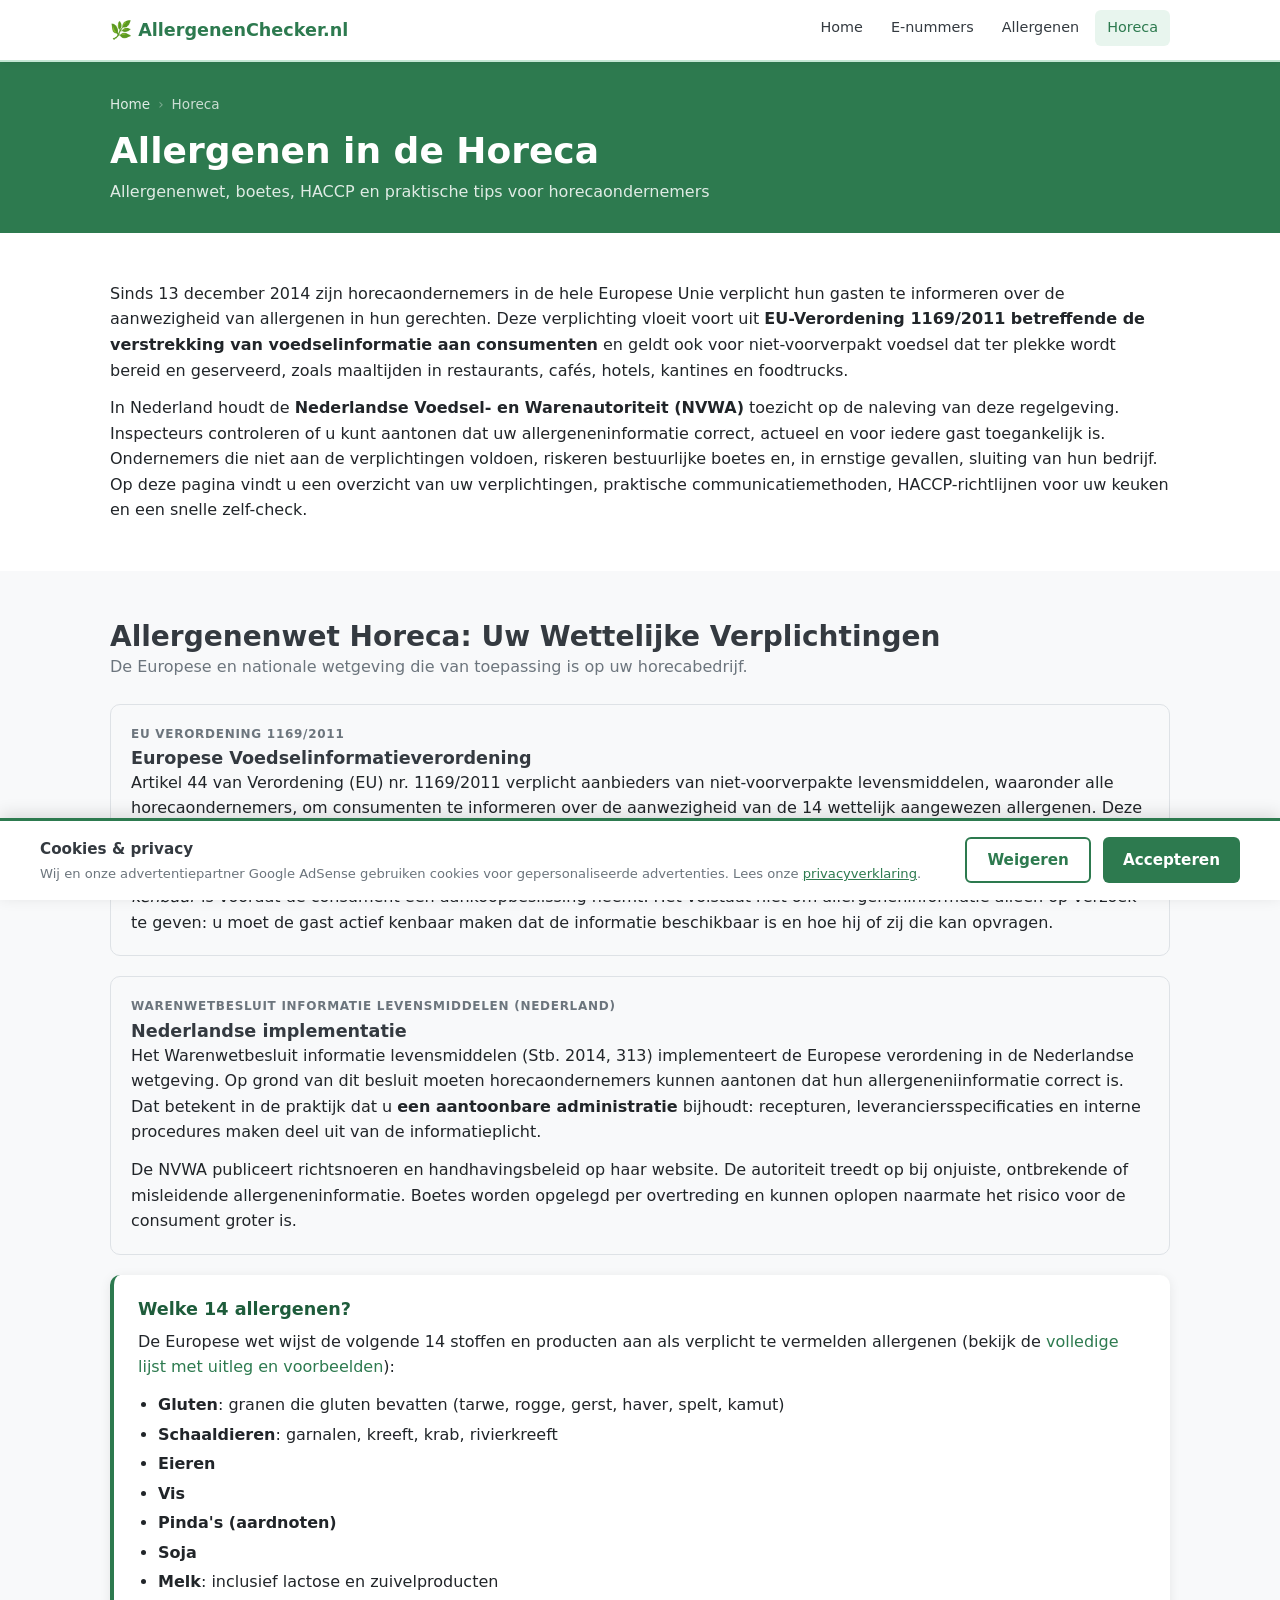
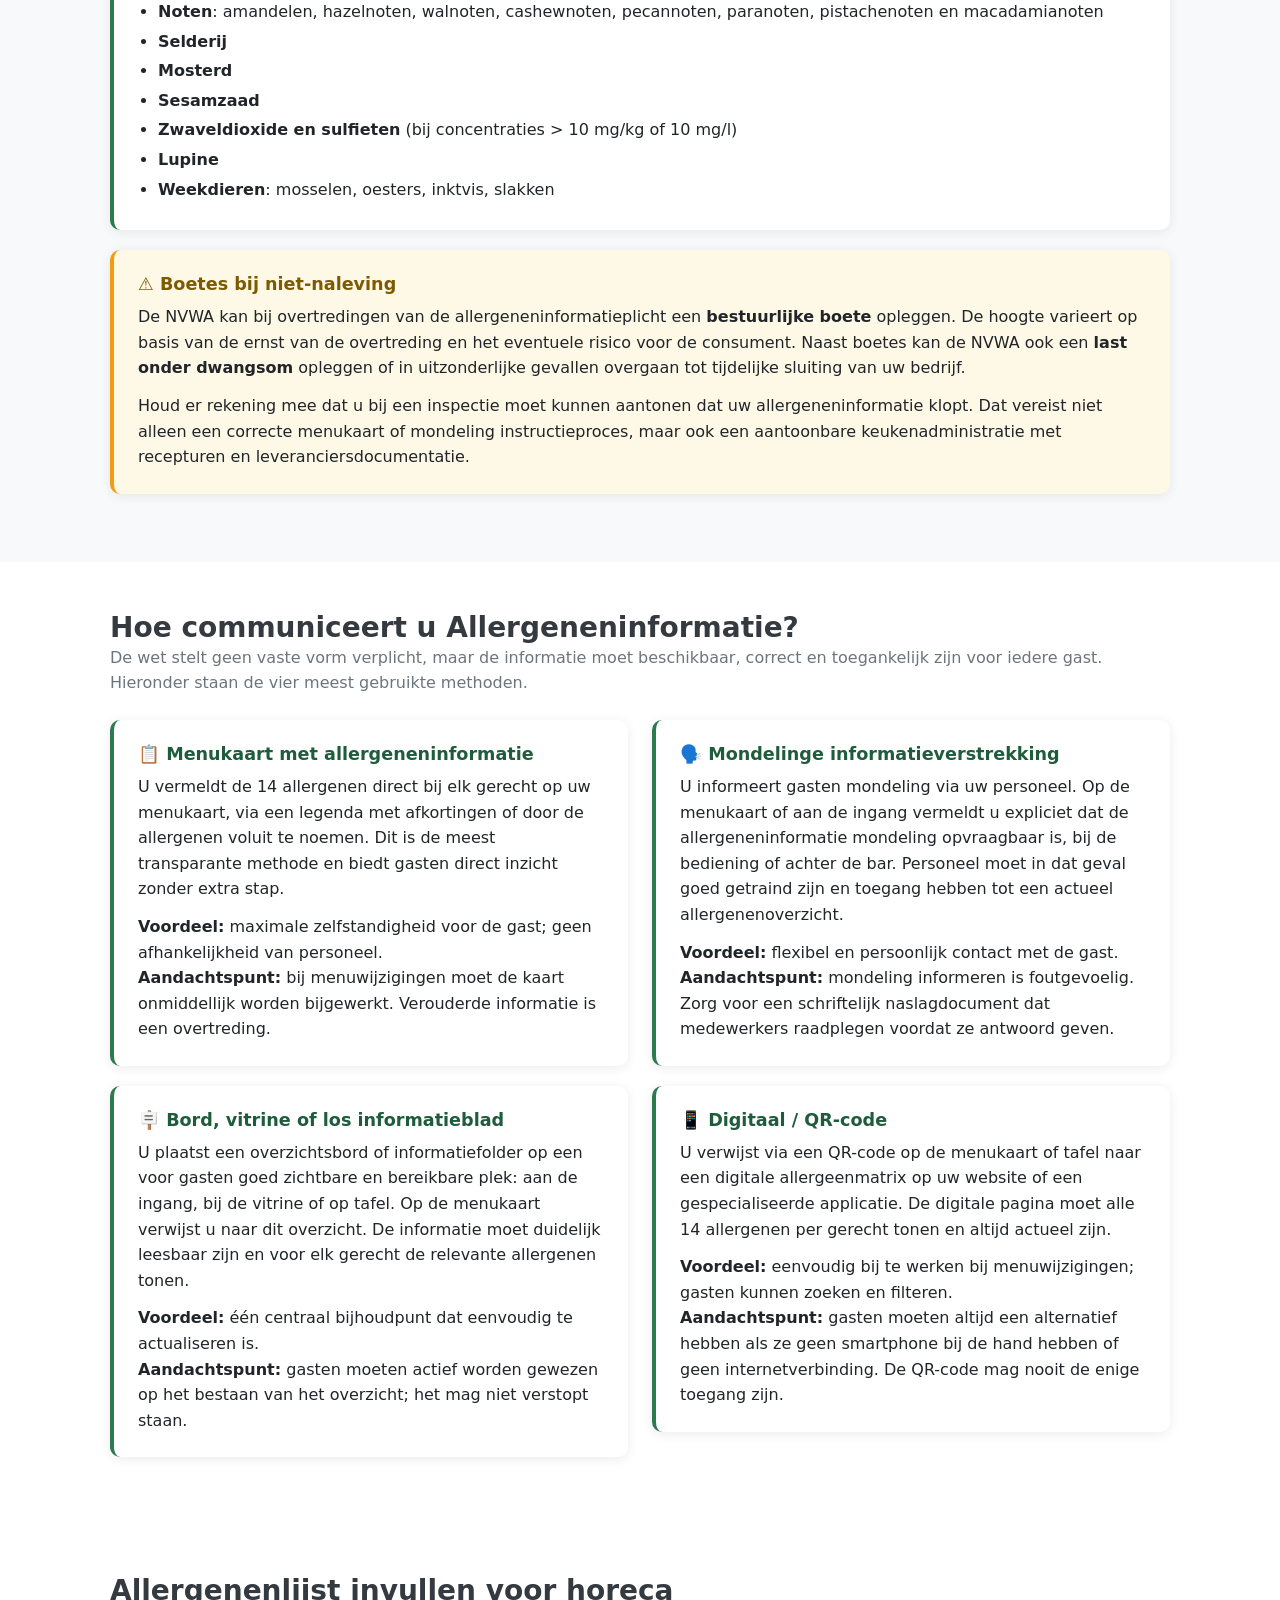
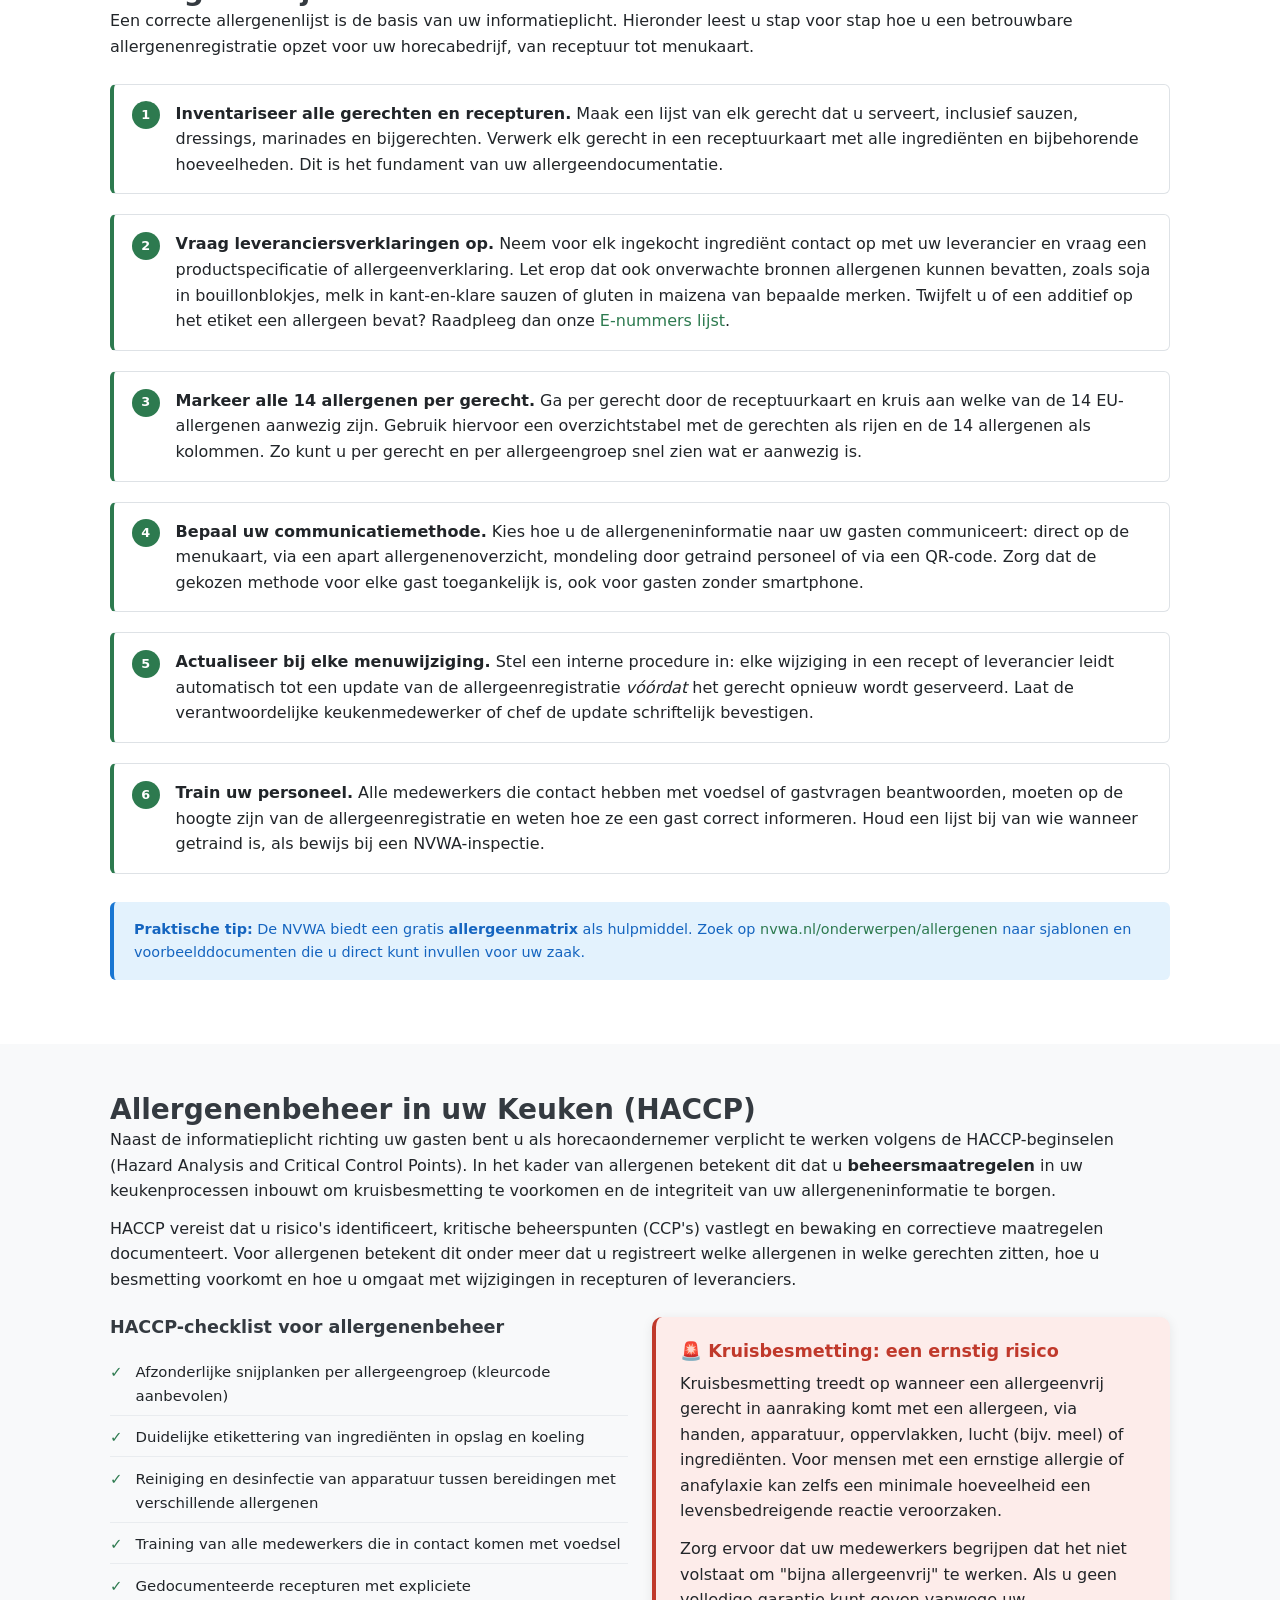
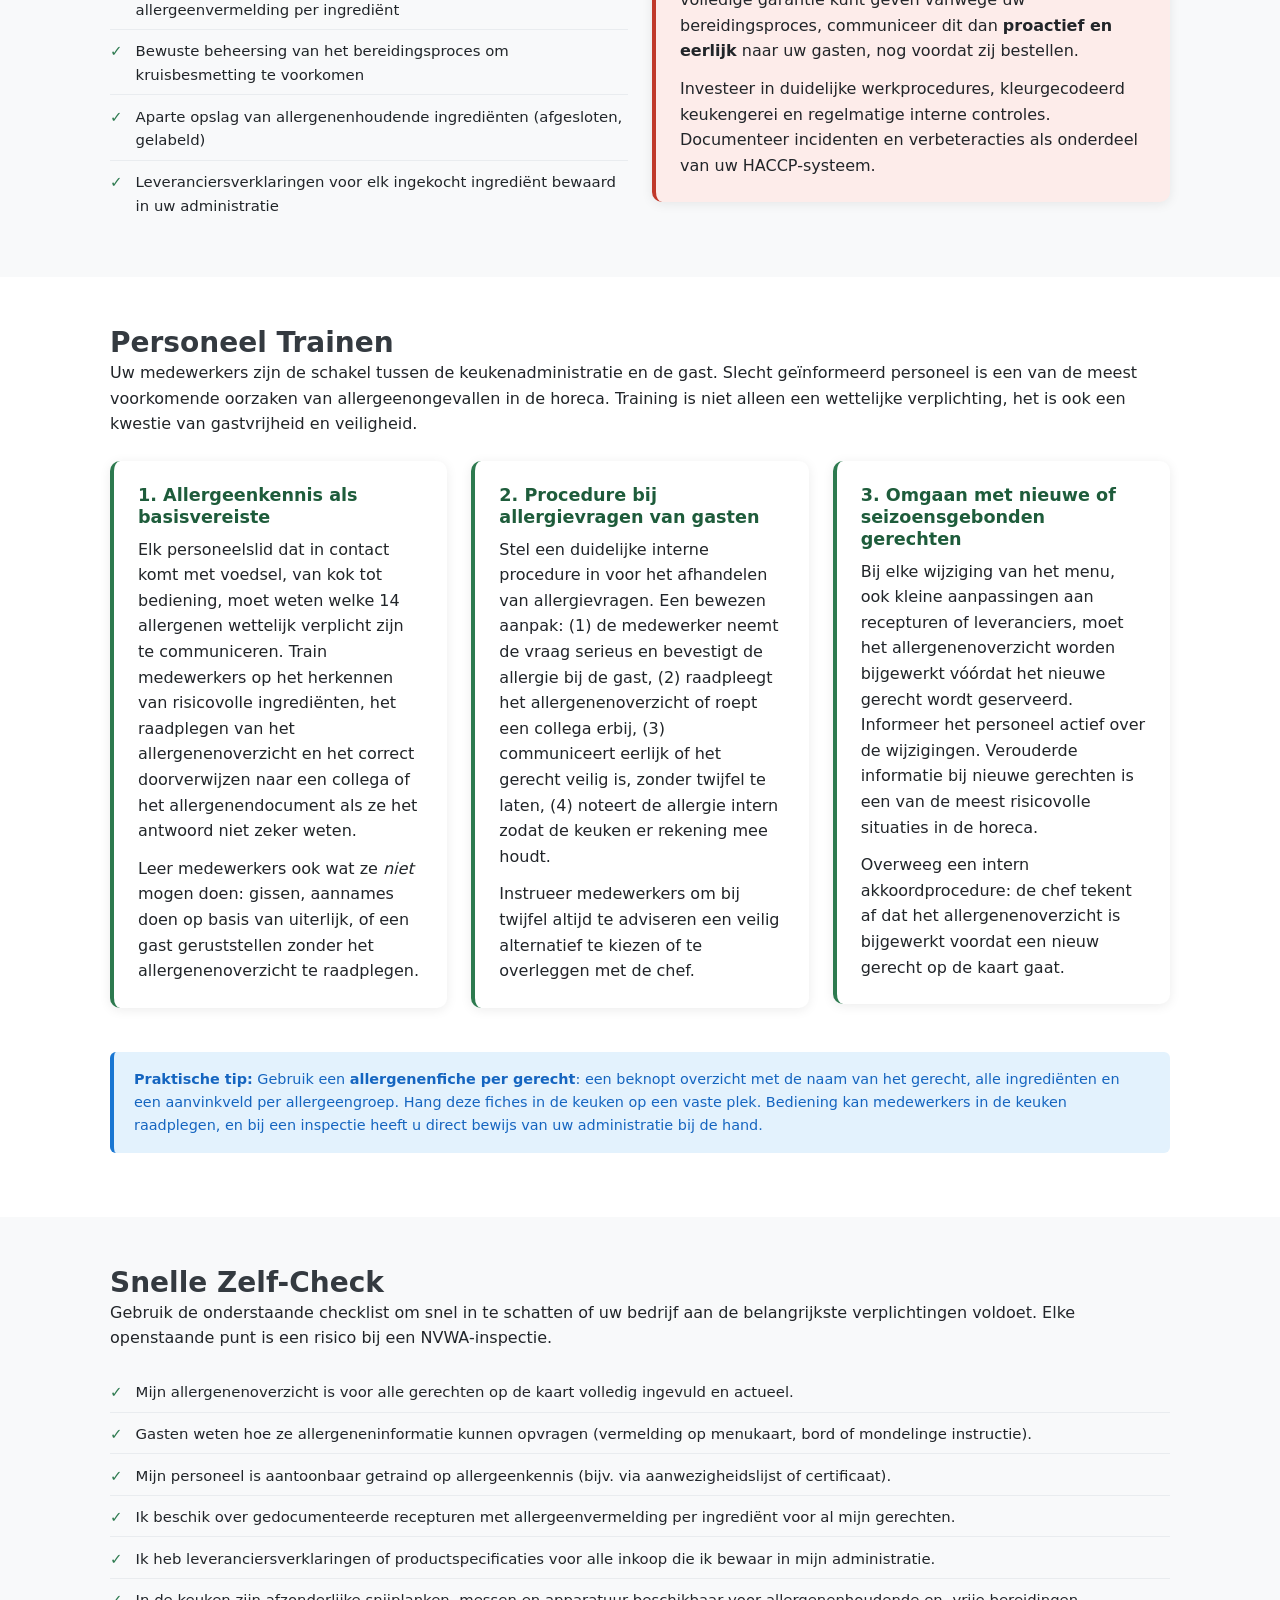
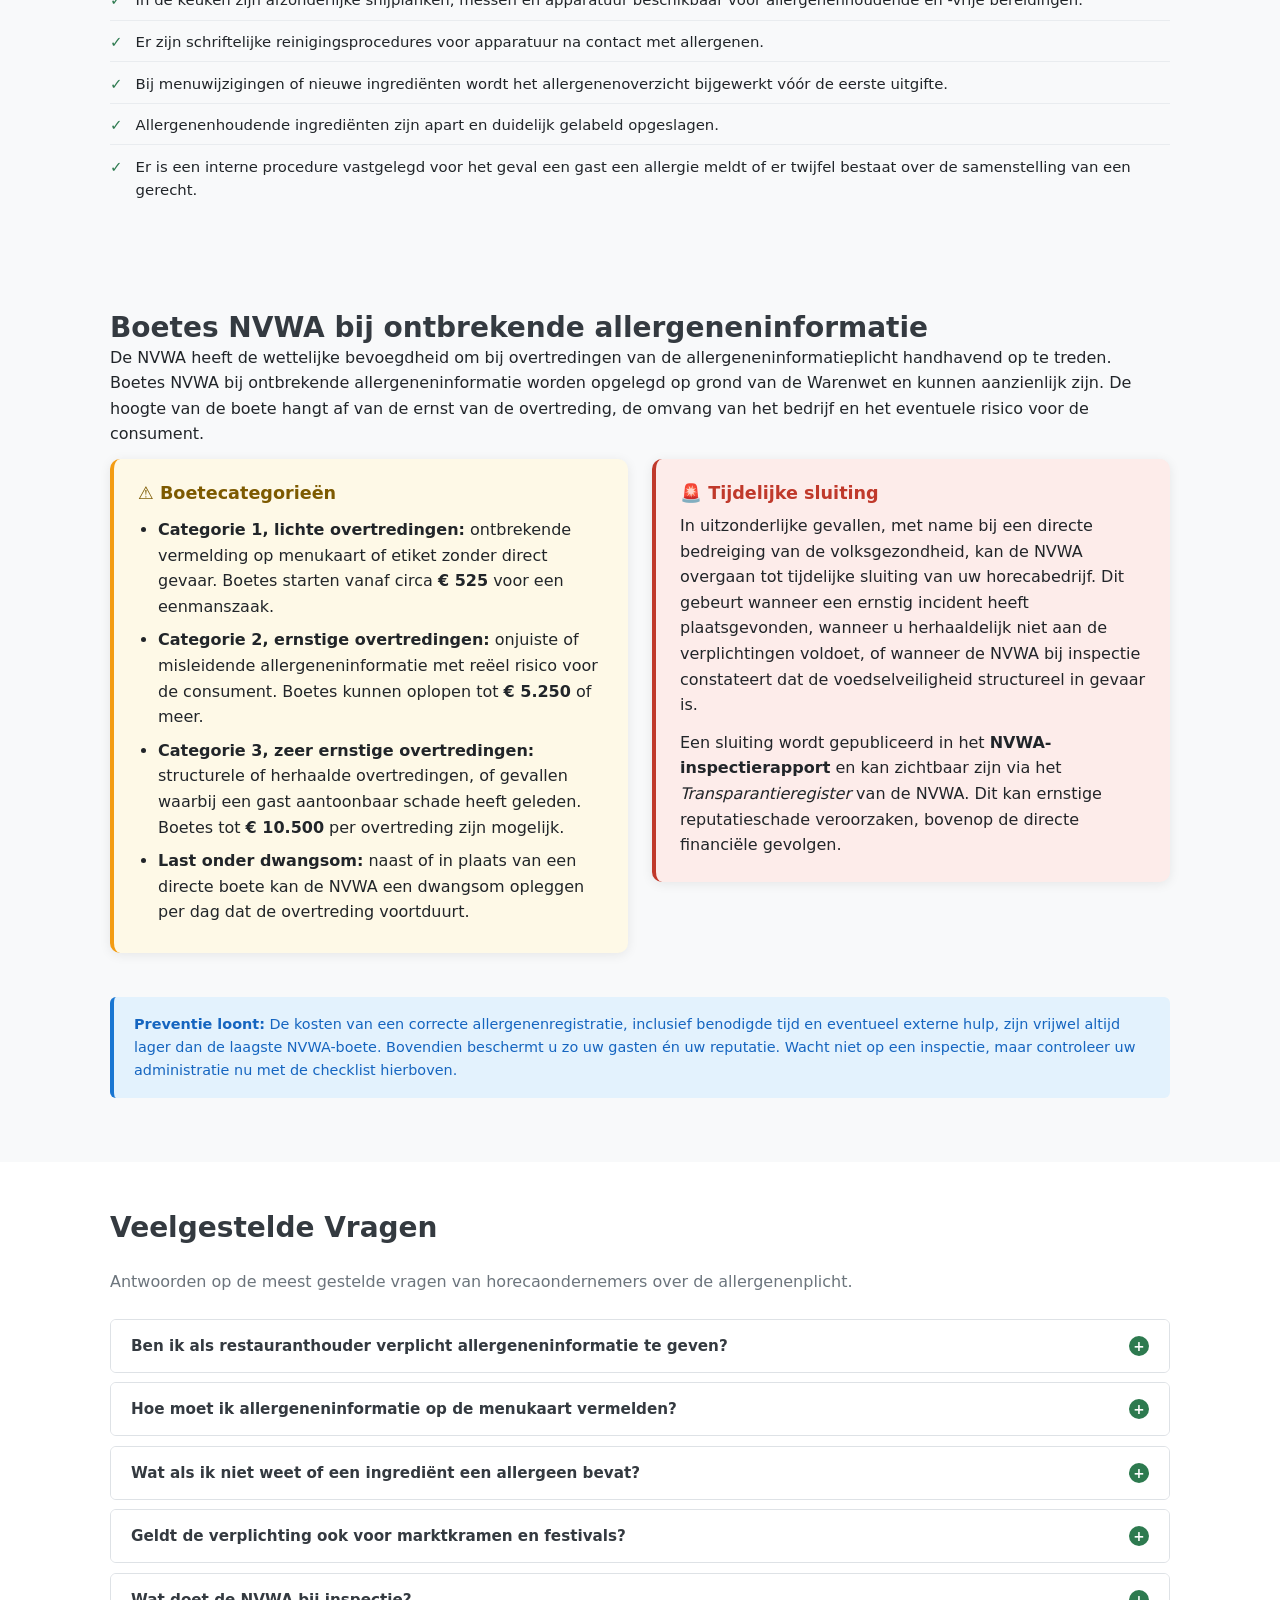
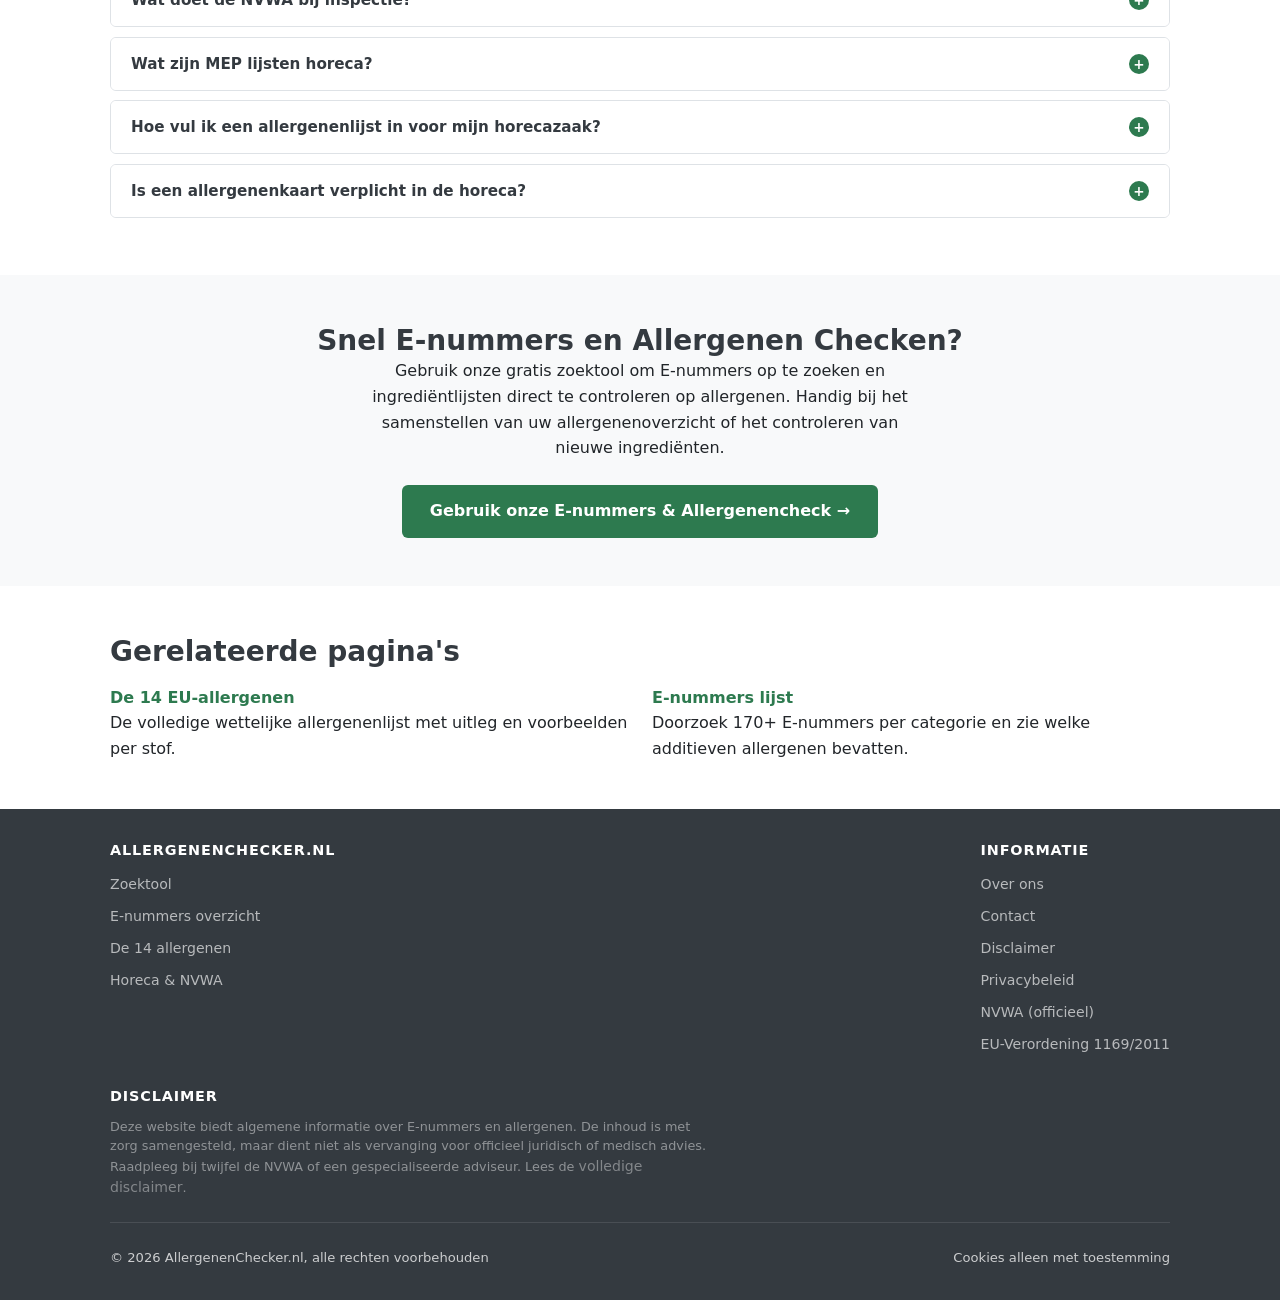
<file: horeca.html>
﻿<!DOCTYPE html>
<html lang="nl">
<head>
  <!-- Google tag (gtag.js) -->
  <script async src="https://www.googletagmanager.com/gtag/js?id=G-0V4DNZFD8S"></script>
  <script>
    window.dataLayer = window.dataLayer || [];
    function gtag(){dataLayer.push(arguments);}
    gtag('js', new Date());
    gtag('config', 'G-0V4DNZFD8S');
  </script>
  <meta charset="UTF-8">
  <link rel="icon" href="favicon.svg" type="image/svg+xml">
  <meta name="viewport" content="width=device-width, initial-scale=1.0">
  <title>Allergenen Horeca - Gratis Checker &amp; NVWA Checklist</title>
  <meta name="description" content="Voldoe aan de NVWA-verplichtingen. Controleer gratis welke allergenen in uw gerechten zitten. Voorkom boetes tot €10.500. Direct online, geen download.">

  <!-- Open Graph -->
  <meta property="og:type" content="article">
  <meta property="og:title" content="Allergenen Horeca - Gratis Checker &amp; NVWA Checklist">
  <meta property="og:description" content="Voldoe aan de NVWA-verplichtingen. Controleer gratis welke allergenen in uw gerechten zitten. Voorkom boetes tot €10.500. Direct online, geen download.">
  <meta property="og:url" content="https://allergenenchecker.nl/horeca.html">
  <meta property="og:site_name" content="AllergenenChecker.nl">
  <meta property="og:locale" content="nl_NL">

  <!-- Twitter Card -->
  <meta name="twitter:card" content="summary">
  <meta name="twitter:title" content="Allergenen Horeca - Gratis Checker &amp; NVWA Checklist">
  <meta name="twitter:description" content="Voldoe aan de NVWA-verplichtingen. Controleer gratis welke allergenen in uw gerechten zitten. Voorkom boetes tot €10.500. Direct online, geen download.">

  <link rel="canonical" href="https://allergenenchecker.nl/horeca.html">
  <link rel="stylesheet" href="assets/css/style.css">

  <!-- JSON-LD FAQPage -->
  <script type="application/ld+json">
  {
    "@context": "https://schema.org",
    "@type": "FAQPage",
    "mainEntity": [
      {
        "@type": "Question",
        "name": "Ben ik als restauranthouder verplicht allergeneninformatie te geven?",
        "acceptedAnswer": {
          "@type": "Answer",
          "text": "Ja. Sinds 13 december 2014 geldt op grond van EU-Verordening 1169/2011 (Voedselinformatieverordening) een informatieplicht voor alle horecaondernemers. U moet uw gasten actief informeren over de aanwezigheid van elk van de 14 wettelijk aangewezen allergenen in uw gerechten, ook voor niet-voorverpakt voedsel dat u ter plekke bereidt en serveert."
        }
      },
      {
        "@type": "Question",
        "name": "Hoe moet ik allergeneninformatie op de menukaart vermelden?",
        "acceptedAnswer": {
          "@type": "Answer",
          "text": "De wet schrijft geen vaste vorm voor, maar de informatie moet duidelijk beschikbaar en goed leesbaar zijn. U kunt allergenen rechtstreeks op de menukaart vermelden per gerecht, een apart allergenenoverzicht bijhouden dat op verzoek getoond wordt, de informatie mondeling verstrekken mits u dit kenbaar maakt op de kaart of een bord, of werken met een QR-code naar een digitale allergeenmatrix. Welke methode u ook kiest: de informatie moet aantoonbaar correct en actueel zijn."
        }
      },
      {
        "@type": "Question",
        "name": "Wat als ik niet weet of een ingrediënt een allergeen bevat?",
        "acceptedAnswer": {
          "@type": "Answer",
          "text": "U bent als ondernemer verantwoordelijk voor de juistheid van de informatie. Vraag bij uw leveranciers om productspecificaties of leveranciersverklaringen. Kunt u de allergenensamenstelling van een ingrediënt niet met zekerheid vaststellen, dan moet u de gast hiervan op de hoogte stellen. Gebruik nooit de aanduiding 'kan sporen bevatten' als vervanging voor actuele informatie: dat is een vrijwillige waarschuwing, geen vervanging voor verplichte allergeenvermelding."
        }
      },
      {
        "@type": "Question",
        "name": "Geldt de verplichting ook voor marktkramen en festivals?",
        "acceptedAnswer": {
          "@type": "Answer",
          "text": "Ja. De informatieplicht geldt voor alle aanbieders van niet-voorverpakt voedsel bestemd voor directe consumptie, waaronder marktkramen, foodtrucks, cateringbedrijven, kantines, schoolkeukens en festivalstands. De omvang van uw bedrijf of de tijdelijkheid van uw locatie doet hier niet aan af."
        }
      },
      {
        "@type": "Question",
        "name": "Wat doet de NVWA bij inspectie?",
        "acceptedAnswer": {
          "@type": "Answer",
          "text": "De Nederlandse Voedsel- en Warenautoriteit (NVWA) controleert of u kunt aantonen dat uw allergeneninformatie klopt. Inspecteurs beoordelen uw menukaart, allergenenoverzicht of mondelinge instructieprocedure, en controleren of uw keukenadministratie (recepturen, leveranciersdocumenten) de verstrekte informatie ondersteunt. Bij overtredingen kan de NVWA een waarschuwing, een last onder dwangsom of een bestuurlijke boete opleggen. In ernstige gevallen kan het bedrijf tijdelijk worden gesloten."
        }
      },
      {
        "@type": "Question",
        "name": "Wat zijn MEP lijsten horeca?",
        "acceptedAnswer": {
          "@type": "Answer",
          "text": "MEP staat voor 'Mise En Place', de Franse term voor het voorbereidende werk in de keuken vóór de service, zoals het klaarzetten van ingrediënten en het uitvoeren van vaste prepwerkzaamheden. Een MEP-lijst is een taaklijst waarop koks kunnen afvinken wat is voorbereid. MEP-lijsten zijn zelf geen wettelijke verplichting, maar veel HACCP- en keukenbeheersoftware combineert ze met receptenbeheer waarin ook de 14 EU-allergenen per gerecht worden geregistreerd. Zo ziet het keukenpersoneel tijdens de voorbereiding meteen welke allergenen in een gerecht zitten, wat helpt om kruisbesmetting te voorkomen en de allergeneninformatie voor gasten actueel te houden."
        }
      },
      {
        "@type": "Question",
        "name": "Hoe vul ik een allergenenlijst in voor mijn horecazaak?",
        "acceptedAnswer": {
          "@type": "Answer",
          "text": "Volg deze stappen: (1) inventariseer alle gerechten en recepturen inclusief sauzen en marinades, (2) vraag leveranciersverklaringen op voor elk ingrediënt, (3) markeer per gerecht welke van de 14 EU-allergenen aanwezig zijn in een overzichtstabel, (4) bepaal uw communicatiemethode naar gasten (menukaart, apart overzicht, mondeling of QR-code), (5) actualiseer de lijst bij elke menuwijziging, en (6) train uw personeel zodat zij de lijst correct kunnen raadplegen en toelichten."
        }
      },
      {
        "@type": "Question",
        "name": "Is een allergenenkaart verplicht in de horeca?",
        "acceptedAnswer": {
          "@type": "Answer",
          "text": "Nee, een aparte allergenenkaart is niet wettelijk verplicht als vast format. De wet (EU-Verordening 1169/2011) schrijft alleen voor dat de allergeneninformatie beschikbaar, correct en kenbaar moet zijn vóórdat de gast een bestelling plaatst. Een allergenenkaart is in de praktijk wel de meest gebruikte en veiligste methode, omdat deze foutgevoelige mondelinge communicatie vermijdt en bij een NVWA-inspectie direct als bewijs dient. Alternatieven zijn een vermelding direct op de menukaart, een QR-code naar een digitale allergeenmatrix, of mondelinge informatie door getraind personeel met een schriftelijke verwijzing dat dit mogelijk is."
        }
      }
    ]
  }
  </script>
</head>
<body>

<!-- ═══════════════════════════ NAVIGATIE ════════════════════════════ -->
<nav class="site-nav">
  <div class="container">
    <div class="nav-inner">
      <a href="index.html" class="nav-logo">🌿 AllergenenChecker.nl</a>

      <ul class="nav-links">
        <li><a href="index.html" class="nav-link">Home</a></li>
        <li><a href="e-nummers.html" class="nav-link">E-nummers</a></li>
        <li><a href="allergenen.html" class="nav-link">Allergenen</a></li>
        <li><a href="horeca.html" class="nav-link actief" aria-current="page">Horeca</a></li>
      </ul>

      <button class="nav-hamburger" aria-label="Menu openen" aria-expanded="false" id="hamburger">
        <span></span>
        <span></span>
        <span></span>
      </button>
    </div>
  </div>

  <div class="nav-mobiel" id="nav-mobiel" aria-hidden="true">
    <ul>
      <li><a href="index.html">🏠 Home</a></li>
      <li><a href="e-nummers.html">🔢 E-nummers</a></li>
      <li><a href="allergenen.html">⚠️ Allergenen</a></li>
      <li><a href="horeca.html" class="actief">🍽️ Horeca</a></li>
    </ul>
  </div>
</nav>

<!-- ═══════════════════════════ PAGINAHEADER ════════════════════════ -->
<header class="pagina-header">
  <div class="container">
    <nav class="breadcrumb" aria-label="Broodkruimelnavigatie">
      <a href="index.html">Home</a>
      <span class="scheider" aria-hidden="true">›</span>
      <span>Horeca</span>
    </nav>
    <h1>Allergenen in de Horeca</h1>
    <p class="subtekst">Allergenenwet, boetes, HACCP en praktische tips voor horecaondernemers</p>
  </div>
</header>

<main>

  <!-- ═══════════════════════════ INTRO ════════════════════════════ -->
  <section class="sectie">
    <div class="container">
      <p>
        Sinds 13 december 2014 zijn horecaondernemers in de hele Europese Unie verplicht hun gasten te informeren over de aanwezigheid van allergenen in hun gerechten. Deze verplichting vloeit voort uit <strong>EU-Verordening 1169/2011 betreffende de verstrekking van voedselinformatie aan consumenten</strong> en geldt ook voor niet-voorverpakt voedsel dat ter plekke wordt bereid en geserveerd, zoals maaltijden in restaurants, cafés, hotels, kantines en foodtrucks.
      </p>
      <p>
        In Nederland houdt de <strong>Nederlandse Voedsel- en Warenautoriteit (NVWA)</strong> toezicht op de naleving van deze regelgeving. Inspecteurs controleren of u kunt aantonen dat uw allergeneninformatie correct, actueel en voor iedere gast toegankelijk is. Ondernemers die niet aan de verplichtingen voldoen, riskeren bestuurlijke boetes en, in ernstige gevallen, sluiting van hun bedrijf. Op deze pagina vindt u een overzicht van uw verplichtingen, praktische communicatiemethoden, HACCP-richtlijnen voor uw keuken en een snelle zelf-check.
      </p>
    </div>
  </section>

  <!-- ═══════════════════════ WETGEVING ════════════════════════════ -->
  <section class="sectie sectie-alt">
    <div class="container">
      <h2>Allergenenwet Horeca: Uw Wettelijke Verplichtingen</h2>
      <p style="margin-bottom:1.5rem;color:var(--grijs-4);">De Europese en nationale wetgeving die van toepassing is op uw horecabedrijf.</p>

      <div class="wetgeving-blok">
        <div class="wet-label">EU Verordening 1169/2011</div>
        <h3>Europese Voedselinformatieverordening</h3>
        <p>
          Artikel 44 van Verordening (EU) nr. 1169/2011 verplicht aanbieders van niet-voorverpakte levensmiddelen, waaronder alle horecaondernemers, om consumenten te informeren over de aanwezigheid van de 14 wettelijk aangewezen allergenen. Deze verplichting geldt ongeacht de leveringsvorm: of u een bord serveert, een broodje inpakt of catering verzorgt.
        </p>
        <p>
          De wetgeving schrijft geen specifieke communicatiemethode voor, maar eist wel dat de informatie <em>beschikbaar, actueel en kenbaar</em> is vóórdat de consument een aankoopbeslissing neemt. Het volstaat niet om allergeneninformatie alleen op verzoek te geven: u moet de gast actief kenbaar maken dat de informatie beschikbaar is en hoe hij of zij die kan opvragen.
        </p>
      </div>

      <div class="wetgeving-blok">
        <div class="wet-label">Warenwetbesluit informatie levensmiddelen (Nederland)</div>
        <h3>Nederlandse implementatie</h3>
        <p>
          Het Warenwetbesluit informatie levensmiddelen (Stb. 2014, 313) implementeert de Europese verordening in de Nederlandse wetgeving. Op grond van dit besluit moeten horecaondernemers kunnen aantonen dat hun allergeneniinformatie correct is. Dat betekent in de praktijk dat u <strong>een aantoonbare administratie</strong> bijhoudt: recepturen, leveranciersspecificaties en interne procedures maken deel uit van de informatieplicht.
        </p>
        <p>
          De NVWA publiceert richtsnoeren en handhavingsbeleid op haar website. De autoriteit treedt op bij onjuiste, ontbrekende of misleidende allergeneninformatie. Boetes worden opgelegd per overtreding en kunnen oplopen naarmate het risico voor de consument groter is.
        </p>
      </div>

      <div class="info-kaart">
        <h3>Welke 14 allergenen?</h3>
        <p>De Europese wet wijst de volgende 14 stoffen en producten aan als verplicht te vermelden allergenen (bekijk de <a href="allergenen.html">volledige lijst met uitleg en voorbeelden</a>):</p>
        <ul>
          <li><strong>Gluten</strong>: granen die gluten bevatten (tarwe, rogge, gerst, haver, spelt, kamut)</li>
          <li><strong>Schaaldieren</strong>: garnalen, kreeft, krab, rivierkreeft</li>
          <li><strong>Eieren</strong></li>
          <li><strong>Vis</strong></li>
          <li><strong>Pinda's (aardnoten)</strong></li>
          <li><strong>Soja</strong></li>
          <li><strong>Melk</strong>: inclusief lactose en zuivelproducten</li>
          <li><strong>Noten</strong>: amandelen, hazelnoten, walnoten, cashewnoten, pecannoten, paranoten, pistachenoten en macadamianoten</li>
          <li><strong>Selderij</strong></li>
          <li><strong>Mosterd</strong></li>
          <li><strong>Sesamzaad</strong></li>
          <li><strong>Zwaveldioxide en sulfieten</strong> (bij concentraties &gt; 10 mg/kg of 10 mg/l)</li>
          <li><strong>Lupine</strong></li>
          <li><strong>Weekdieren</strong>: mosselen, oesters, inktvis, slakken</li>
        </ul>
      </div>

      <div class="info-kaart waarschuwing">
        <h3>⚠️ Boetes bij niet-naleving</h3>
        <p>
          De NVWA kan bij overtredingen van de allergeneninformatieplicht een <strong>bestuurlijke boete</strong> opleggen. De hoogte varieert op basis van de ernst van de overtreding en het eventuele risico voor de consument. Naast boetes kan de NVWA ook een <strong>last onder dwangsom</strong> opleggen of in uitzonderlijke gevallen overgaan tot tijdelijke sluiting van uw bedrijf.
        </p>
        <p>
          Houd er rekening mee dat u bij een inspectie moet kunnen aantonen dat uw allergeneninformatie klopt. Dat vereist niet alleen een correcte menukaart of mondeling instructieproces, maar ook een aantoonbare keukenadministratie met recepturen en leveranciersdocumentatie.
        </p>
      </div>
    </div>
  </section>

  <!-- ═══════════════════════ COMMUNICATIE ═════════════════════════ -->
  <section class="sectie">
    <div class="container">
      <h2>Hoe communiceert u Allergeneninformatie?</h2>
      <p style="margin-bottom:1.5rem;color:var(--grijs-4);">De wet stelt geen vaste vorm verplicht, maar de informatie moet beschikbaar, correct en toegankelijk zijn voor iedere gast. Hieronder staan de vier meest gebruikte methoden.</p>

      <div class="rij">
        <div class="kolom">
          <div class="info-kaart">
            <h3>📋 Menukaart met allergeneninformatie</h3>
            <p>
              U vermeldt de 14 allergenen direct bij elk gerecht op uw menukaart, via een legenda met afkortingen of door de allergenen voluit te noemen. Dit is de meest transparante methode en biedt gasten direct inzicht zonder extra stap.
            </p>
            <p><strong>Voordeel:</strong> maximale zelfstandigheid voor de gast; geen afhankelijkheid van personeel.<br>
            <strong>Aandachtspunt:</strong> bij menuwijzigingen moet de kaart onmiddellijk worden bijgewerkt. Verouderde informatie is een overtreding.</p>
          </div>
        </div>

        <div class="kolom">
          <div class="info-kaart">
            <h3>🗣️ Mondelinge informatieverstrekking</h3>
            <p>
              U informeert gasten mondeling via uw personeel. Op de menukaart of aan de ingang vermeldt u expliciet dat de allergeneninformatie mondeling opvraagbaar is, bij de bediening of achter de bar. Personeel moet in dat geval goed getraind zijn en toegang hebben tot een actueel allergenenoverzicht.
            </p>
            <p><strong>Voordeel:</strong> flexibel en persoonlijk contact met de gast.<br>
            <strong>Aandachtspunt:</strong> mondeling informeren is foutgevoelig. Zorg voor een schriftelijk naslagdocument dat medewerkers raadplegen voordat ze antwoord geven.</p>
          </div>
        </div>
      </div>

      <div class="rij">
        <div class="kolom">
          <div class="info-kaart">
            <h3>🪧 Bord, vitrine of los informatieblad</h3>
            <p>
              U plaatst een overzichtsbord of informatiefolder op een voor gasten goed zichtbare en bereikbare plek: aan de ingang, bij de vitrine of op tafel. Op de menukaart verwijst u naar dit overzicht. De informatie moet duidelijk leesbaar zijn en voor elk gerecht de relevante allergenen tonen.
            </p>
            <p><strong>Voordeel:</strong> één centraal bijhoudpunt dat eenvoudig te actualiseren is.<br>
            <strong>Aandachtspunt:</strong> gasten moeten actief worden gewezen op het bestaan van het overzicht; het mag niet verstopt staan.</p>
          </div>
        </div>

        <div class="kolom">
          <div class="info-kaart">
            <h3>📱 Digitaal / QR-code</h3>
            <p>
              U verwijst via een QR-code op de menukaart of tafel naar een digitale allergeenmatrix op uw website of een gespecialiseerde applicatie. De digitale pagina moet alle 14 allergenen per gerecht tonen en altijd actueel zijn.
            </p>
            <p><strong>Voordeel:</strong> eenvoudig bij te werken bij menuwijzigingen; gasten kunnen zoeken en filteren.<br>
            <strong>Aandachtspunt:</strong> gasten moeten altijd een alternatief hebben als ze geen smartphone bij de hand hebben of geen internetverbinding. De QR-code mag nooit de enige toegang zijn.</p>
          </div>
        </div>
      </div>
    </div>
  </section>

  <!-- ═══════ SEO: Allergenenlijst invullen voor horeca ════════════ -->
  <section class="sectie" id="allergenenlijst-invullen">
    <div class="container">
      <h2>Allergenenlijst invullen voor horeca</h2>
      <p style="margin-bottom:1.5rem;">
        Een correcte allergenenlijst is de basis van uw informatieplicht. Hieronder leest u stap voor stap hoe u een betrouwbare allergenenregistratie opzet voor uw horecabedrijf, van receptuur tot menukaart.
      </p>

      <ol class="stappenplan">
        <li>
          <div>
            <strong>Inventariseer alle gerechten en recepturen.</strong>
            Maak een lijst van elk gerecht dat u serveert, inclusief sauzen, dressings, marinades en bijgerechten. Verwerk elk gerecht in een receptuurkaart met alle ingrediënten en bijbehorende hoeveelheden. Dit is het fundament van uw allergeendocumentatie.
          </div>
        </li>
        <li>
          <div>
            <strong>Vraag leveranciersverklaringen op.</strong>
            Neem voor elk ingekocht ingrediënt contact op met uw leverancier en vraag een productspecificatie of allergeenverklaring. Let erop dat ook onverwachte bronnen allergenen kunnen bevatten, zoals soja in bouillonblokjes, melk in kant-en-klare sauzen of gluten in maizena van bepaalde merken. Twijfelt u of een additief op het etiket een allergeen bevat? Raadpleeg dan onze <a href="e-nummers.html">E-nummers lijst</a>.
          </div>
        </li>
        <li>
          <div>
            <strong>Markeer alle 14 allergenen per gerecht.</strong>
            Ga per gerecht door de receptuurkaart en kruis aan welke van de 14 EU-allergenen aanwezig zijn. Gebruik hiervoor een overzichtstabel met de gerechten als rijen en de 14 allergenen als kolommen. Zo kunt u per gerecht en per allergeengroep snel zien wat er aanwezig is.
          </div>
        </li>
        <li>
          <div>
            <strong>Bepaal uw communicatiemethode.</strong>
            Kies hoe u de allergeneninformatie naar uw gasten communiceert: direct op de menukaart, via een apart allergenenoverzicht, mondeling door getraind personeel of via een QR-code. Zorg dat de gekozen methode voor elke gast toegankelijk is, ook voor gasten zonder smartphone.
          </div>
        </li>
        <li>
          <div>
            <strong>Actualiseer bij elke menuwijziging.</strong>
            Stel een interne procedure in: elke wijziging in een recept of leverancier leidt automatisch tot een update van de allergeenregistratie <em>vóórdat</em> het gerecht opnieuw wordt geserveerd. Laat de verantwoordelijke keukenmedewerker of chef de update schriftelijk bevestigen.
          </div>
        </li>
        <li>
          <div>
            <strong>Train uw personeel.</strong>
            Alle medewerkers die contact hebben met voedsel of gastvragen beantwoorden, moeten op de hoogte zijn van de allergeenregistratie en weten hoe ze een gast correct informeren. Houd een lijst bij van wie wanneer getraind is, als bewijs bij een NVWA-inspectie.
          </div>
        </li>
      </ol>

      <div class="banner banner-info" style="margin-top:1.5rem;">
        <strong>Praktische tip:</strong> De NVWA biedt een gratis <strong>allergeenmatrix</strong> als hulpmiddel. Zoek op <a href="https://www.nvwa.nl/onderwerpen/allergenen" target="_blank" rel="noopener noreferrer">nvwa.nl/onderwerpen/allergenen</a> naar sjablonen en voorbeelddocumenten die u direct kunt invullen voor uw zaak.
      </div>
    </div>
  </section>

  <!-- ═══════════════════════════ HACCP ════════════════════════════ -->
  <section class="sectie sectie-alt">
    <div class="container">
      <h2>Allergenenbeheer in uw Keuken (HACCP)</h2>
      <p>
        Naast de informatieplicht richting uw gasten bent u als horecaondernemer verplicht te werken volgens de HACCP-beginselen (Hazard Analysis and Critical Control Points). In het kader van allergenen betekent dit dat u <strong>beheersmaatregelen</strong> in uw keukenprocessen inbouwt om kruisbesmetting te voorkomen en de integriteit van uw allergeneninformatie te borgen.
      </p>
      <p style="margin-bottom:1.5rem;">
        HACCP vereist dat u risico's identificeert, kritische beheerspunten (CCP's) vastlegt en bewaking en correctieve maatregelen documenteert. Voor allergenen betekent dit onder meer dat u registreert welke allergenen in welke gerechten zitten, hoe u besmetting voorkomt en hoe u omgaat met wijzigingen in recepturen of leveranciers.
      </p>

      <div class="rij">
        <div class="kolom">
          <h3 style="margin-bottom:1rem;">HACCP-checklist voor allergenenbeheer</h3>
          <ul class="checklist">
            <li>Afzonderlijke snijplanken per allergeengroep (kleurcode aanbevolen)</li>
            <li>Duidelijke etikettering van ingrediënten in opslag en koeling</li>
            <li>Reiniging en desinfectie van apparatuur tussen bereidingen met verschillende allergenen</li>
            <li>Training van alle medewerkers die in contact komen met voedsel</li>
            <li>Gedocumenteerde recepturen met expliciete allergeenvermelding per ingrediënt</li>
            <li>Bewuste beheersing van het bereidingsproces om kruisbesmetting te voorkomen</li>
            <li>Aparte opslag van allergenenhoudende ingrediënten (afgesloten, gelabeld)</li>
            <li>Leveranciersverklaringen voor elk ingekocht ingrediënt bewaard in uw administratie</li>
          </ul>
        </div>

        <div class="kolom">
          <div class="info-kaart gevaar">
            <h3>🚨 Kruisbesmetting: een ernstig risico</h3>
            <p>
              Kruisbesmetting treedt op wanneer een allergeenvrij gerecht in aanraking komt met een allergeen, via handen, apparatuur, oppervlakken, lucht (bijv. meel) of ingrediënten. Voor mensen met een ernstige allergie of anafylaxie kan zelfs een minimale hoeveelheid een levensbedreigende reactie veroorzaken.
            </p>
            <p>
              Zorg ervoor dat uw medewerkers begrijpen dat het niet volstaat om "bijna allergeenvrij" te werken. Als u geen volledige garantie kunt geven vanwege uw bereidingsproces, communiceer dit dan <strong>proactief en eerlijk</strong> naar uw gasten, nog voordat zij bestellen.
            </p>
            <p>
              Investeer in duidelijke werkprocedures, kleurgecodeerd keukengerei en regelmatige interne controles. Documenteer incidenten en verbeteracties als onderdeel van uw HACCP-systeem.
            </p>
          </div>
        </div>
      </div>
    </div>
  </section>

  <!-- ═══════════════════════ PERSONEEL ════════════════════════════ -->
  <section class="sectie">
    <div class="container">
      <h2>Personeel Trainen</h2>
      <p style="margin-bottom:1.5rem;">
        Uw medewerkers zijn de schakel tussen de keukenadministratie en de gast. Slecht geïnformeerd personeel is een van de meest voorkomende oorzaken van allergeenongevallen in de horeca. Training is niet alleen een wettelijke verplichting, het is ook een kwestie van gastvrijheid en veiligheid.
      </p>

      <div class="rij">
        <div class="kolom">
          <div class="info-kaart">
            <h3>1. Allergeenkennis als basisvereiste</h3>
            <p>
              Elk personeelslid dat in contact komt met voedsel, van kok tot bediening, moet weten welke 14 allergenen wettelijk verplicht zijn te communiceren. Train medewerkers op het herkennen van risicovolle ingrediënten, het raadplegen van het allergenenoverzicht en het correct doorverwijzen naar een collega of het allergenendocument als ze het antwoord niet zeker weten.
            </p>
            <p>Leer medewerkers ook wat ze <em>niet</em> mogen doen: gissen, aannames doen op basis van uiterlijk, of een gast geruststellen zonder het allergenenoverzicht te raadplegen.</p>
          </div>
        </div>

        <div class="kolom">
          <div class="info-kaart">
            <h3>2. Procedure bij allergievragen van gasten</h3>
            <p>
              Stel een duidelijke interne procedure in voor het afhandelen van allergievragen. Een bewezen aanpak: (1) de medewerker neemt de vraag serieus en bevestigt de allergie bij de gast, (2) raadpleegt het allergenenoverzicht of roept een collega erbij, (3) communiceert eerlijk of het gerecht veilig is, zonder twijfel te laten, (4) noteert de allergie intern zodat de keuken er rekening mee houdt.
            </p>
            <p>Instrueer medewerkers om bij twijfel altijd te adviseren een veilig alternatief te kiezen of te overleggen met de chef.</p>
          </div>
        </div>

        <div class="kolom">
          <div class="info-kaart">
            <h3>3. Omgaan met nieuwe of seizoensgebonden gerechten</h3>
            <p>
              Bij elke wijziging van het menu, ook kleine aanpassingen aan recepturen of leveranciers, moet het allergenenoverzicht worden bijgewerkt vóórdat het nieuwe gerecht wordt geserveerd. Informeer het personeel actief over de wijzigingen. Verouderde informatie bij nieuwe gerechten is een van de meest risicovolle situaties in de horeca.
            </p>
            <p>Overweeg een intern akkoordprocedure: de chef tekent af dat het allergenenoverzicht is bijgewerkt voordat een nieuw gerecht op de kaart gaat.</p>
          </div>
        </div>
      </div>

      <div class="banner banner-info" style="margin-top:1.5rem;">
        <strong>Praktische tip:</strong> Gebruik een <strong>allergenenfiche per gerecht</strong>: een beknopt overzicht met de naam van het gerecht, alle ingrediënten en een aanvinkveld per allergeengroep. Hang deze fiches in de keuken op een vaste plek. Bediening kan medewerkers in de keuken raadplegen, en bij een inspectie heeft u direct bewijs van uw administratie bij de hand.
      </div>
    </div>
  </section>

  <!-- ═══════════════════════ ZELF-CHECK ═══════════════════════════ -->
  <section class="sectie sectie-alt">
    <div class="container">
      <h2>Snelle Zelf-Check</h2>
      <p style="margin-bottom:1.5rem;">
        Gebruik de onderstaande checklist om snel in te schatten of uw bedrijf aan de belangrijkste verplichtingen voldoet. Elke openstaande punt is een risico bij een NVWA-inspectie.
      </p>

      <ul class="checklist">
        <li>Mijn allergenenoverzicht is voor alle gerechten op de kaart volledig ingevuld en actueel.</li>
        <li>Gasten weten hoe ze allergeneninformatie kunnen opvragen (vermelding op menukaart, bord of mondelinge instructie).</li>
        <li>Mijn personeel is aantoonbaar getraind op allergeenkennis (bijv. via aanwezigheidslijst of certificaat).</li>
        <li>Ik beschik over gedocumenteerde recepturen met allergeenvermelding per ingrediënt voor al mijn gerechten.</li>
        <li>Ik heb leveranciersverklaringen of productspecificaties voor alle inkoop die ik bewaar in mijn administratie.</li>
        <li>In de keuken zijn afzonderlijke snijplanken, messen en apparatuur beschikbaar voor allergenenhoudende en -vrije bereidingen.</li>
        <li>Er zijn schriftelijke reinigingsprocedures voor apparatuur na contact met allergenen.</li>
        <li>Bij menuwijzigingen of nieuwe ingrediënten wordt het allergenenoverzicht bijgewerkt vóór de eerste uitgifte.</li>
        <li>Allergenenhoudende ingrediënten zijn apart en duidelijk gelabeld opgeslagen.</li>
        <li>Er is een interne procedure vastgelegd voor het geval een gast een allergie meldt of er twijfel bestaat over de samenstelling van een gerecht.</li>
      </ul>
    </div>
  </section>

  <!-- ═══════ SEO: Boetes NVWA bij ontbrekende allergeneninformatie ═ -->
  <section class="sectie sectie-alt" id="boetes-nvwa">
    <div class="container">
      <h2>Boetes NVWA bij ontbrekende allergeneninformatie</h2>
      <p>
        De NVWA heeft de wettelijke bevoegdheid om bij overtredingen van de allergeneninformatieplicht handhavend op te treden. Boetes NVWA bij ontbrekende allergeneninformatie worden opgelegd op grond van de Warenwet en kunnen aanzienlijk zijn. De hoogte van de boete hangt af van de ernst van de overtreding, de omvang van het bedrijf en het eventuele risico voor de consument.
      </p>

      <div class="rij">
        <div class="kolom">
          <div class="info-kaart waarschuwing">
            <h3>⚠️ Boetecategorieën</h3>
            <ul style="margin-top:.75rem;">
              <li style="margin-bottom:.5rem;"><strong>Categorie 1, lichte overtredingen:</strong> ontbrekende vermelding op menukaart of etiket zonder direct gevaar. Boetes starten vanaf circa <strong>€ 525</strong> voor een eenmanszaak.</li>
              <li style="margin-bottom:.5rem;"><strong>Categorie 2, ernstige overtredingen:</strong> onjuiste of misleidende allergeneninformatie met reëel risico voor de consument. Boetes kunnen oplopen tot <strong>€ 5.250</strong> of meer.</li>
              <li style="margin-bottom:.5rem;"><strong>Categorie 3, zeer ernstige overtredingen:</strong> structurele of herhaalde overtredingen, of gevallen waarbij een gast aantoonbaar schade heeft geleden. Boetes tot <strong>€ 10.500</strong> per overtreding zijn mogelijk.</li>
              <li><strong>Last onder dwangsom:</strong> naast of in plaats van een directe boete kan de NVWA een dwangsom opleggen per dag dat de overtreding voortduurt.</li>
            </ul>
          </div>
        </div>
        <div class="kolom">
          <div class="info-kaart gevaar">
            <h3>🚨 Tijdelijke sluiting</h3>
            <p>
              In uitzonderlijke gevallen, met name bij een directe bedreiging van de volksgezondheid, kan de NVWA overgaan tot tijdelijke sluiting van uw horecabedrijf. Dit gebeurt wanneer een ernstig incident heeft plaatsgevonden, wanneer u herhaaldelijk niet aan de verplichtingen voldoet, of wanneer de NVWA bij inspectie constateert dat de voedselveiligheid structureel in gevaar is.
            </p>
            <p style="margin-top:.75rem;">
              Een sluiting wordt gepubliceerd in het <strong>NVWA-inspectierapport</strong> en kan zichtbaar zijn via het <em>Transparantieregister</em> van de NVWA. Dit kan ernstige reputatieschade veroorzaken, bovenop de directe financiële gevolgen.
            </p>
          </div>
        </div>
      </div>

      <div class="banner banner-info" style="margin-top:1.5rem;">
        <strong>Preventie loont:</strong> De kosten van een correcte allergenenregistratie, inclusief benodigde tijd en eventueel externe hulp, zijn vrijwel altijd lager dan de laagste NVWA-boete. Bovendien beschermt u zo uw gasten én uw reputatie. Wacht niet op een inspectie, maar controleer uw administratie nu met de checklist hierboven.
      </div>
    </div>
  </section>

  <!-- ═══════════════════════════ FAQ ══════════════════════════════ -->
  <section class="sectie faq-sectie">
    <div class="container">
      <h2>Veelgestelde Vragen</h2>
      <p style="margin-bottom:1.5rem;color:var(--grijs-4);">Antwoorden op de meest gestelde vragen van horecaondernemers over de allergenenplicht.</p>

      <div class="faq-lijst">

        <div class="faq-item">
          <button class="faq-vraag" aria-expanded="false">
            Ben ik als restauranthouder verplicht allergeneninformatie te geven?
            <span class="faq-icoontje" aria-hidden="true">+</span>
          </button>
          <div class="faq-antwoord">
            <p>
              Ja. Sinds 13 december 2014 geldt op grond van EU-Verordening 1169/2011 (Voedselinformatieverordening) een informatieplicht voor alle horecaondernemers. U moet uw gasten actief informeren over de aanwezigheid van elk van de 14 wettelijk aangewezen allergenen in uw gerechten, ook voor niet-voorverpakt voedsel dat u ter plekke bereidt en serveert. De verplichting geldt ongeacht de omvang van uw zaak: van eenmanszaak tot hotelkeuken.
            </p>
          </div>
        </div>

        <div class="faq-item">
          <button class="faq-vraag" aria-expanded="false">
            Hoe moet ik allergeneninformatie op de menukaart vermelden?
            <span class="faq-icoontje" aria-hidden="true">+</span>
          </button>
          <div class="faq-antwoord">
            <p>
              De wet schrijft geen vaste vorm voor, maar de informatie moet duidelijk beschikbaar en goed leesbaar zijn. U kunt allergenen rechtstreeks op de menukaart vermelden per gerecht, een apart allergenenoverzicht bijhouden dat op verzoek getoond wordt, de informatie mondeling verstrekken mits u dit kenbaar maakt op de kaart of een bord, of werken met een QR-code naar een digitale allergeenmatrix. Welke methode u ook kiest: de informatie moet aantoonbaar correct en actueel zijn.
            </p>
          </div>
        </div>

        <div class="faq-item">
          <button class="faq-vraag" aria-expanded="false">
            Wat als ik niet weet of een ingrediënt een allergeen bevat?
            <span class="faq-icoontje" aria-hidden="true">+</span>
          </button>
          <div class="faq-antwoord">
            <p>
              U bent als ondernemer verantwoordelijk voor de juistheid van de informatie. Vraag bij uw leveranciers om productspecificaties of leveranciersverklaringen. Kunt u de allergenensamenstelling van een ingrediënt niet met zekerheid vaststellen, dan moet u de gast hiervan op de hoogte stellen. Gebruik nooit de aanduiding "kan sporen bevatten" als vervanging voor actuele informatie: dat is een vrijwillige waarschuwing, geen vervanging voor de verplichte allergeenvermelding.
            </p>
          </div>
        </div>

        <div class="faq-item">
          <button class="faq-vraag" aria-expanded="false">
            Geldt de verplichting ook voor marktkramen en festivals?
            <span class="faq-icoontje" aria-hidden="true">+</span>
          </button>
          <div class="faq-antwoord">
            <p>
              Ja. De informatieplicht geldt voor alle aanbieders van niet-voorverpakt voedsel bestemd voor directe consumptie, waaronder marktkramen, foodtrucks, cateringbedrijven, kantines, schoolkeukens en festivalstands. De omvang van uw bedrijf of de tijdelijkheid van uw locatie doet hier niet aan af. Ook als u slechts incidenteel voedsel verkoopt of uitdeelt, bent u gebonden aan de informatieplicht.
            </p>
          </div>
        </div>

        <div class="faq-item">
          <button class="faq-vraag" aria-expanded="false">
            Wat doet de NVWA bij inspectie?
            <span class="faq-icoontje" aria-hidden="true">+</span>
          </button>
          <div class="faq-antwoord">
            <p>
              De Nederlandse Voedsel- en Warenautoriteit (NVWA) controleert of u kunt aantonen dat uw allergeneninformatie klopt. Inspecteurs beoordelen uw menukaart, allergenenoverzicht of mondelinge instructieprocedure, en controleren of uw keukenadministratie (recepturen, leveranciersdocumenten) de verstrekte informatie ondersteunt. Bij overtredingen kan de NVWA een waarschuwing, een last onder dwangsom of een bestuurlijke boete opleggen. In ernstige gevallen kan het bedrijf tijdelijk worden gesloten.
            </p>
          </div>
        </div>

        <div class="faq-item">
          <button class="faq-vraag" aria-expanded="false">
            Wat zijn MEP lijsten horeca?
            <span class="faq-icoontje" aria-hidden="true">+</span>
          </button>
          <div class="faq-antwoord">
            <p>
              MEP staat voor <strong>"Mise En Place"</strong>, de Franse term voor het voorbereidende werk in de keuken vóór de service, zoals het klaarzetten van ingrediënten en het uitvoeren van vaste prepwerkzaamheden. Een MEP-lijst is een taaklijst waarop koks kunnen afvinken wat is voorbereid, vaak per dagdeel of per gerecht. MEP-lijsten zijn zelf geen wettelijke verplichting, maar veel HACCP- en keukenbeheersoftware combineert ze met receptenbeheer waarin ook de 14 EU-allergenen per gerecht worden geregistreerd. Zo ziet het keukenpersoneel tijdens de voorbereiding meteen welke allergenen in een gerecht zitten, wat helpt om kruisbesmetting te voorkomen en om de allergeneninformatie voor gasten actueel te houden.
            </p>
          </div>
        </div>

        <div class="faq-item">
          <button class="faq-vraag" aria-expanded="false">
            Hoe vul ik een allergenenlijst in voor mijn horecazaak?
            <span class="faq-icoontje" aria-hidden="true">+</span>
          </button>
          <div class="faq-antwoord">
            <p>
              In het kort: (1) inventariseer alle gerechten en recepturen, inclusief sauzen en marinades, (2) vraag leveranciersverklaringen op voor elk ingekocht ingrediënt, (3) markeer per gerecht welke van de 14 EU-allergenen aanwezig zijn in een overzichtstabel, (4) bepaal uw communicatiemethode naar gasten, zoals de menukaart, een apart overzicht, mondelinge instructie of een QR-code, (5) actualiseer de lijst bij elke menuwijziging vóórdat het gerecht opnieuw wordt geserveerd, en (6) train uw personeel zodat zij de lijst correct kunnen raadplegen en aan gasten toelichten. Bekijk het <a href="#allergenenlijst-invullen">volledige stappenplan</a> hierboven voor meer detail.
            </p>
          </div>
        </div>

        <div class="faq-item">
          <button class="faq-vraag" aria-expanded="false">
            Is een allergenenkaart verplicht in de horeca?
            <span class="faq-icoontje" aria-hidden="true">+</span>
          </button>
          <div class="faq-antwoord">
            <p>
              Nee, een aparte allergenenkaart is niet wettelijk verplicht als vast format. De wet (EU-Verordening 1169/2011) schrijft alleen voor dat de allergeneninformatie beschikbaar, correct en kenbaar moet zijn <em>vóórdat</em> de gast een bestelling plaatst. Een allergenenkaart is in de praktijk wel de meest gebruikte en veiligste methode, omdat deze foutgevoelige mondelinge communicatie vermijdt en bij een NVWA-inspectie direct als bewijs dient. Alternatieven zijn een vermelding direct op de menukaart, een QR-code naar een digitale allergeenmatrix, of mondelinge informatie door getraind personeel met een schriftelijke verwijzing dat dit mogelijk is.
            </p>
          </div>
        </div>

      </div>
    </div>
  </section>

  <!-- ══════════════════════════ CTA ════════════════════════════════ -->
  <section class="sectie sectie-alt">
    <div class="container" style="text-align:center;">
      <h2>Snel E-nummers en Allergenen Checken?</h2>
      <p style="max-width:560px;margin:0 auto 1.5rem;">
        Gebruik onze gratis zoektool om E-nummers op te zoeken en ingrediëntlijsten direct te controleren op allergenen. Handig bij het samenstellen van uw allergenenoverzicht of het controleren van nieuwe ingrediënten.
      </p>
      <a href="index.html" class="btn btn-groen" style="font-size:1rem;padding:.85rem 1.75rem;">
        Gebruik onze E-nummers &amp; Allergenencheck →
      </a>
    </div>
  </section>

  <!-- ══════════════════════ Gerelateerde pagina's ═══════════════════ -->
  <section class="sectie">
    <div class="container">
      <h2 style="margin-bottom:1rem;">Gerelateerde pagina's</h2>
      <div class="rij">
        <div class="kolom">
          <p><strong><a href="allergenen.html">De 14 EU-allergenen</a></strong><br>
          De volledige wettelijke allergenenlijst met uitleg en voorbeelden per stof.</p>
        </div>
        <div class="kolom">
          <p><strong><a href="e-nummers.html">E-nummers lijst</a></strong><br>
          Doorzoek 170+ E-nummers per categorie en zie welke additieven allergenen bevatten.</p>
        </div>
      </div>
    </div>
  </section>

</main>

<!-- ══════════════════════════ FOOTER ════════════════════════════════ -->
<footer class="site-footer">
  <div class="container">
    <div class="footer-rij">
      <div class="footer-kolom">
        <h4>AllergenenChecker.nl</h4>
        <ul>
          <li><a href="index.html">Zoektool</a></li>
          <li><a href="e-nummers.html">E-nummers overzicht</a></li>
          <li><a href="allergenen.html">De 14 allergenen</a></li>
          <li><a href="horeca.html">Horeca &amp; NVWA</a></li>
        </ul>
      </div>

      <div class="footer-kolom">
        <h4>Informatie</h4>
        <ul>
          <li><a href="over-ons.html">Over ons</a></li>
          <li><a href="contact.html">Contact</a></li>
          <li><a href="disclaimer.html">Disclaimer</a></li>
          <li><a href="privacy.html">Privacybeleid</a></li>
          <li><a href="https://www.nvwa.nl" target="_blank" rel="noopener noreferrer">NVWA (officieel)</a></li>
          <li><a href="https://eur-lex.europa.eu/legal-content/NL/TXT/?uri=celex%3A32011R1169" target="_blank" rel="noopener noreferrer">EU-Verordening 1169/2011</a></li>
        </ul>
      </div>

      <div class="footer-kolom">
        <h4>Disclaimer</h4>
        <p class="footer-disclaimer">
          Deze website biedt algemene informatie over E-nummers en allergenen. De inhoud is met zorg samengesteld, maar dient niet als vervanging voor officieel juridisch of medisch advies. Raadpleeg bij twijfel de NVWA of een gespecialiseerde adviseur. Lees de <a href="disclaimer.html">volledige disclaimer</a>.
        </p>
      </div>
    </div>

    <div class="footer-bodem">
      <span>&copy; 2026 AllergenenChecker.nl, alle rechten voorbehouden</span>
      <span>Cookies alleen met toestemming</span>
    </div>
  </div>
</footer>

<script src="assets/js/database.js"></script>
<script src="assets/js/app.js"></script>
<script src="assets/js/cookie-banner.js"></script>
<script>
  // Hamburger menu toggle
  (function () {
    var btn = document.getElementById('hamburger');
    var menu = document.getElementById('nav-mobiel');
    if (!btn || !menu) return;
    btn.addEventListener('click', function () {
      var open = menu.classList.toggle('open');
      btn.setAttribute('aria-expanded', open ? 'true' : 'false');
    });
  })();


</script>

</body>
</html>
</file>
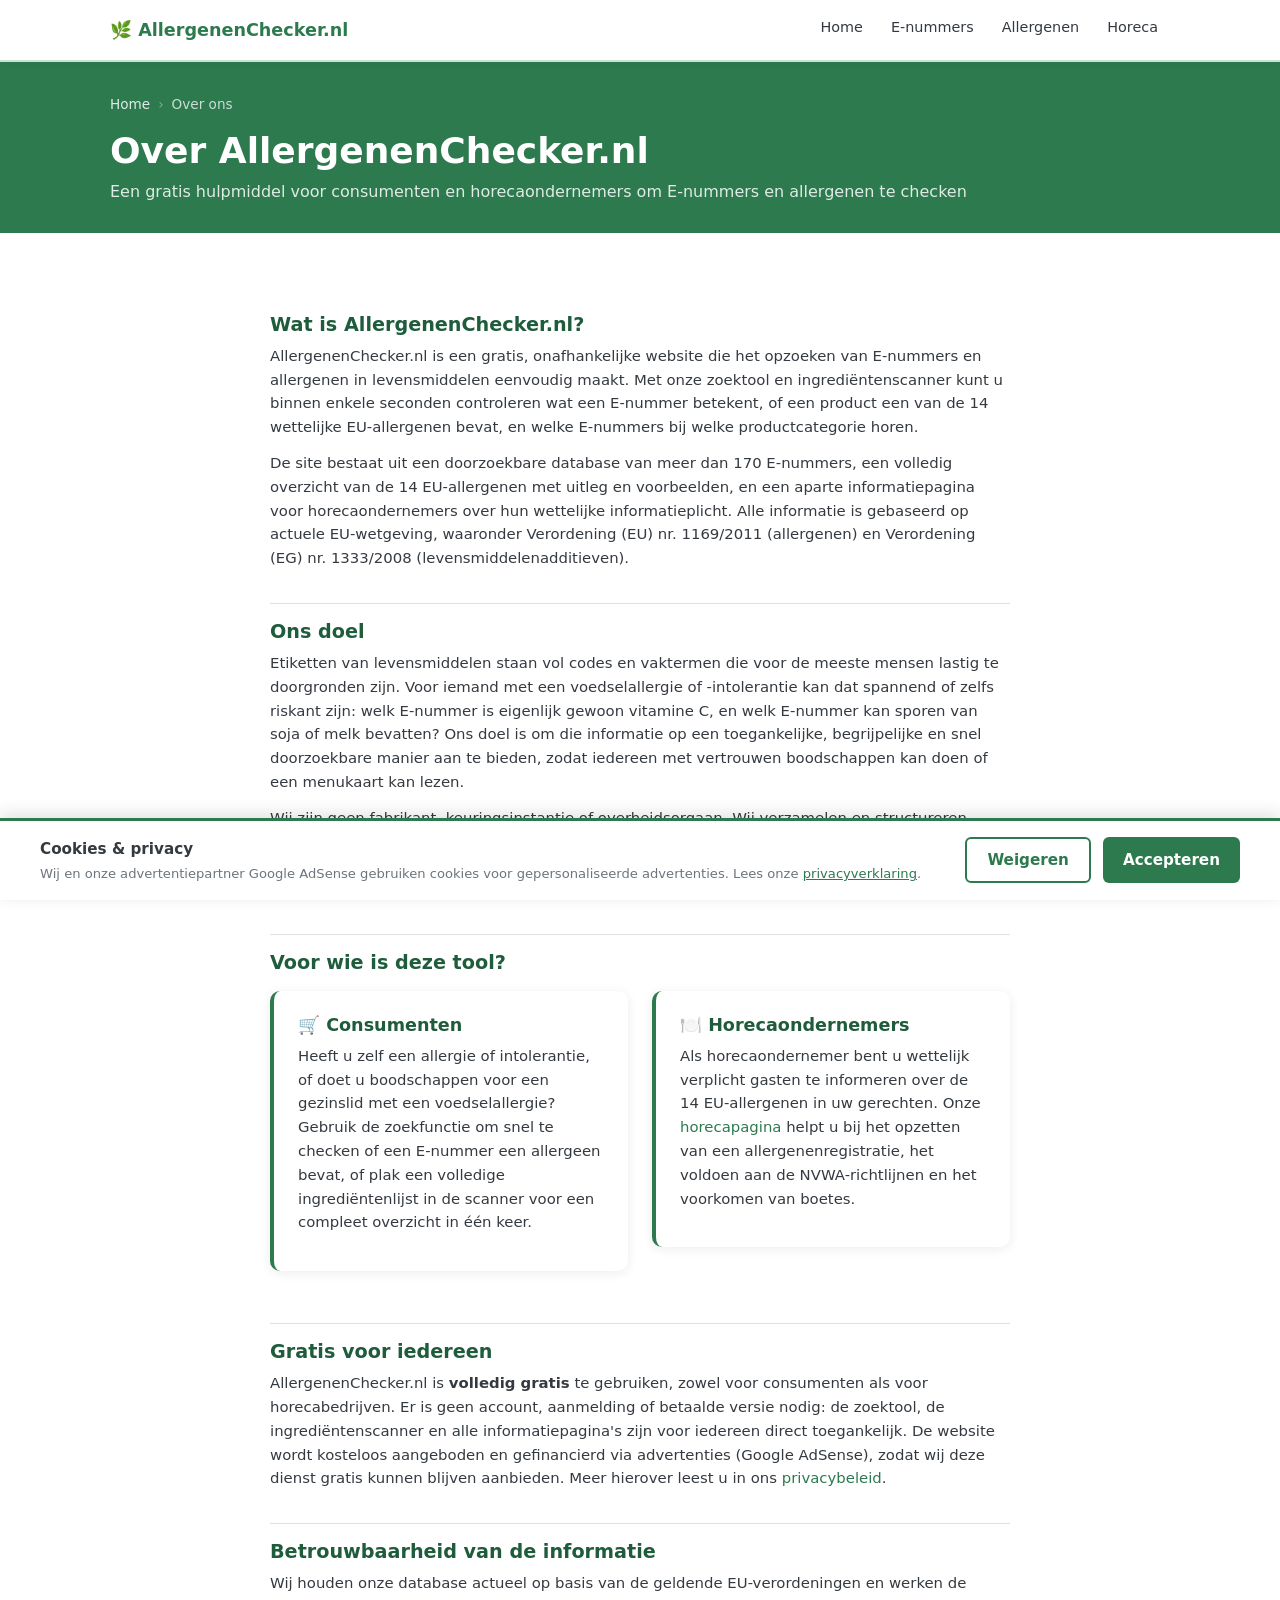
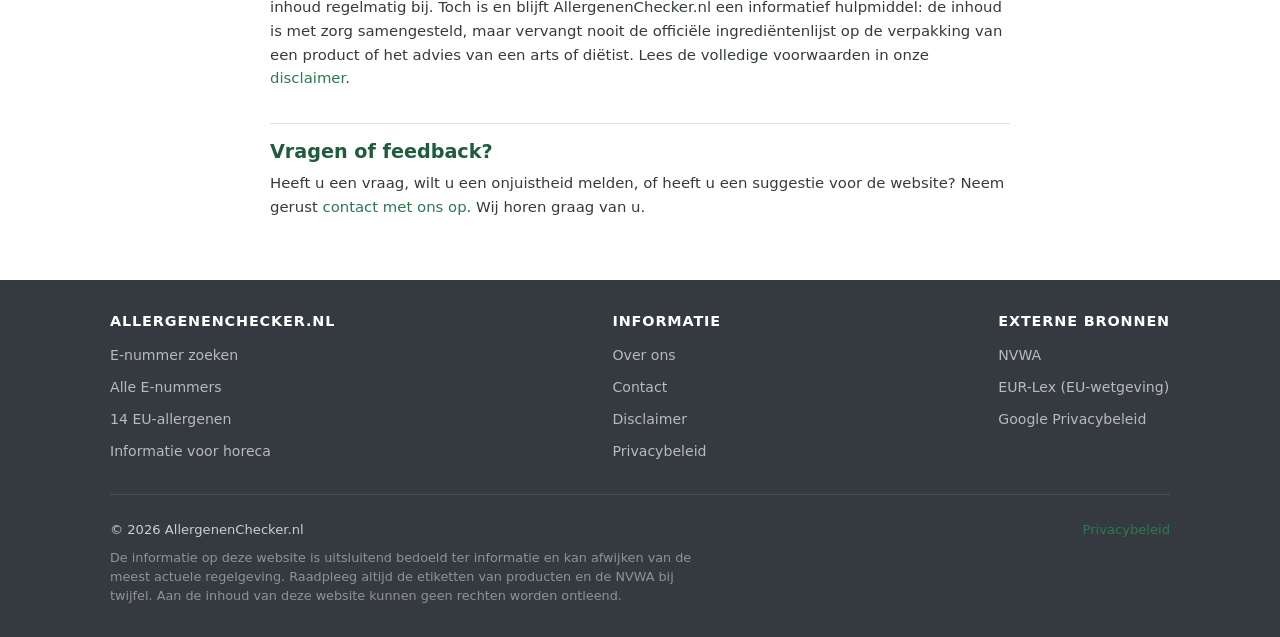
<file: over-ons.html>
<!DOCTYPE html>
<html lang="nl">
<head>
  <!-- Google tag (gtag.js) -->
  <script async src="https://www.googletagmanager.com/gtag/js?id=G-0V4DNZFD8S"></script>
  <script>
    window.dataLayer = window.dataLayer || [];
    function gtag(){dataLayer.push(arguments);}
    gtag('js', new Date());
    gtag('config', 'G-0V4DNZFD8S');
  </script>
  <meta charset="UTF-8">
  <link rel="icon" href="favicon.svg" type="image/svg+xml">
  <meta name="viewport" content="width=device-width, initial-scale=1.0">
  <title>Over Ons | AllergenenChecker.nl</title>
  <meta name="description" content="AllergenenChecker.nl is een gratis tool voor consumenten en horecaondernemers om E-nummers en allergenen op te zoeken. Lees meer over ons doel en onze doelgroep.">
  <meta name="robots" content="index, follow">
  <link rel="canonical" href="https://allergenenchecker.nl/over-ons.html">

  <!-- Open Graph -->
  <meta property="og:type"        content="website">
  <meta property="og:url"         content="https://allergenenchecker.nl/over-ons.html">
  <meta property="og:title"       content="Over Ons | AllergenenChecker.nl">
  <meta property="og:description" content="AllergenenChecker.nl is een gratis tool voor consumenten en horecaondernemers om E-nummers en allergenen op te zoeken.">
  <meta property="og:site_name"   content="AllergenenChecker.nl">
  <meta property="og:locale"      content="nl_NL">

  <link rel="stylesheet" href="assets/css/style.css">
</head>
<body>

  <!-- ── Navigatie ─────────────────────────────────────────────── -->
  <nav class="site-nav" aria-label="Hoofdnavigatie">
    <div class="container nav-inner">
      <a href="index.html" class="nav-logo">🌿 AllergenenChecker.nl</a>

      <ul class="nav-links" role="list">
        <li><a href="index.html" class="nav-link">Home</a></li>
        <li><a href="e-nummers.html" class="nav-link">E-nummers</a></li>
        <li><a href="allergenen.html" class="nav-link">Allergenen</a></li>
        <li><a href="horeca.html" class="nav-link">Horeca</a></li>
      </ul>

      <button class="nav-hamburger" aria-label="Menu openen" aria-expanded="false" aria-controls="nav-mobiel">
        <span></span>
        <span></span>
        <span></span>
      </button>
    </div>

    <div class="nav-mobiel" id="nav-mobiel" aria-hidden="true">
      <ul role="list">
        <li><a href="index.html">🏠 Home</a></li>
        <li><a href="e-nummers.html">🔢 E-nummers</a></li>
        <li><a href="allergenen.html">⚠️ Allergenen</a></li>
        <li><a href="horeca.html">🍽️ Horeca</a></li>
      </ul>
    </div>
  </nav>

  <!-- ── Paginakoptekst ─────────────────────────────────────────── -->
  <header class="pagina-header">
    <div class="container">
      <nav class="breadcrumb" aria-label="Broodkruimelnavigatie">
        <a href="index.html">Home</a>
        <span class="scheider" aria-hidden="true">›</span>
        <span aria-current="page">Over ons</span>
      </nav>
      <h1>Over AllergenenChecker.nl</h1>
      <p class="subtekst">Een gratis hulpmiddel voor consumenten en horecaondernemers om E-nummers en allergenen te checken</p>
    </div>
  </header>

  <!-- ── Inhoud ─────────────────────────────────────────────────── -->
  <main>
    <section class="sectie">
      <div class="privacy-sectie container">

        <h2>Wat is AllergenenChecker.nl?</h2>
        <p>
          AllergenenChecker.nl is een gratis, onafhankelijke website die het opzoeken van E-nummers
          en allergenen in levensmiddelen eenvoudig maakt. Met onze zoektool en ingrediëntenscanner kunt
          u binnen enkele seconden controleren wat een E-nummer betekent, of een product een van de
          14 wettelijke EU-allergenen bevat, en welke E-nummers bij welke productcategorie horen.
        </p>
        <p>
          De site bestaat uit een doorzoekbare database van meer dan 170 E-nummers, een volledig
          overzicht van de 14 EU-allergenen met uitleg en voorbeelden, en een aparte informatiepagina
          voor horecaondernemers over hun wettelijke informatieplicht. Alle informatie is gebaseerd op
          actuele EU-wetgeving, waaronder Verordening (EU) nr. 1169/2011 (allergenen) en Verordening
          (EG) nr. 1333/2008 (levensmiddelenadditieven).
        </p>

        <h2>Ons doel</h2>
        <p>
          Etiketten van levensmiddelen staan vol codes en vaktermen die voor de meeste mensen lastig te
          doorgronden zijn. Voor iemand met een voedselallergie of -intolerantie kan dat spannend of
          zelfs riskant zijn: welk E-nummer is eigenlijk gewoon vitamine C, en welk E-nummer kan sporen
          van soja of melk bevatten? Ons doel is om die informatie op een toegankelijke, begrijpelijke
          en snel doorzoekbare manier aan te bieden, zodat iedereen met vertrouwen boodschappen kan doen
          of een menukaart kan lezen.
        </p>
        <p>
          Wij zijn geen fabrikant, keuringsinstantie of overheidsorgaan. Wij verzamelen en structureren
          publiek beschikbare informatie uit officiële EU-bronnen tot een praktisch naslagwerk. Bij
          twijfel verwijzen wij altijd door naar de officiële bron: de productverpakking zelf, de NVWA,
          of uw arts of diëtist. Zie ook onze <a href="disclaimer.html">disclaimer</a>.
        </p>

        <h2>Voor wie is deze tool?</h2>
        <div class="rij" style="margin-top:1rem;margin-bottom:1.5rem;">
          <div class="kolom">
            <div class="info-kaart">
              <h3>🛒 Consumenten</h3>
              <p>
                Heeft u zelf een allergie of intolerantie, of doet u boodschappen voor een gezinslid met
                een voedselallergie? Gebruik de zoekfunctie om snel te checken of een E-nummer een
                allergeen bevat, of plak een volledige ingrediëntenlijst in de scanner voor een compleet
                overzicht in één keer.
              </p>
            </div>
          </div>
          <div class="kolom">
            <div class="info-kaart">
              <h3>🍽️ Horecaondernemers</h3>
              <p>
                Als horecaondernemer bent u wettelijk verplicht gasten te informeren over de 14
                EU-allergenen in uw gerechten. Onze <a href="horeca.html">horecapagina</a> helpt u bij het
                opzetten van een allergenenregistratie, het voldoen aan de NVWA-richtlijnen en het
                voorkomen van boetes.
              </p>
            </div>
          </div>
        </div>

        <h2>Gratis voor iedereen</h2>
        <p>
          AllergenenChecker.nl is <strong>volledig gratis</strong> te gebruiken, zowel voor consumenten
          als voor horecabedrijven. Er is geen account, aanmelding of betaalde versie nodig: de
          zoektool, de ingrediëntenscanner en alle informatiepagina's zijn voor iedereen direct
          toegankelijk. De website wordt kosteloos aangeboden en gefinancierd via advertenties (Google
          AdSense), zodat wij deze dienst gratis kunnen blijven aanbieden. Meer hierover leest u in ons
          <a href="privacy.html">privacybeleid</a>.
        </p>

        <h2>Betrouwbaarheid van de informatie</h2>
        <p>
          Wij houden onze database actueel op basis van de geldende EU-verordeningen en werken de
          inhoud regelmatig bij. Toch is en blijft AllergenenChecker.nl een informatief hulpmiddel: de
          inhoud is met zorg samengesteld, maar vervangt nooit de officiële ingrediëntenlijst op de
          verpakking van een product of het advies van een arts of diëtist. Lees de volledige voorwaarden
          in onze <a href="disclaimer.html">disclaimer</a>.
        </p>

        <h2>Vragen of feedback?</h2>
        <p>
          Heeft u een vraag, wilt u een onjuistheid melden, of heeft u een suggestie voor de website?
          Neem gerust <a href="contact.html">contact met ons op</a>. Wij horen graag van u.
        </p>

      </div>
    </section>
  </main>

  <!-- ── Footer ─────────────────────────────────────────────────── -->
  <footer class="site-footer">
    <div class="container">
      <div class="footer-rij">
        <div class="footer-kolom">
          <h4>AllergenenChecker.nl</h4>
          <ul>
            <li><a href="index.html">E-nummer zoeken</a></li>
            <li><a href="e-nummers.html">Alle E-nummers</a></li>
            <li><a href="allergenen.html">14 EU-allergenen</a></li>
            <li><a href="horeca.html">Informatie voor horeca</a></li>
          </ul>
        </div>
        <div class="footer-kolom">
          <h4>Informatie</h4>
          <ul>
            <li><a href="over-ons.html">Over ons</a></li>
            <li><a href="contact.html">Contact</a></li>
            <li><a href="disclaimer.html">Disclaimer</a></li>
            <li><a href="privacy.html">Privacybeleid</a></li>
          </ul>
        </div>
        <div class="footer-kolom">
          <h4>Externe bronnen</h4>
          <ul>
            <li><a href="https://www.nvwa.nl" target="_blank" rel="noopener noreferrer">NVWA</a></li>
            <li><a href="https://eur-lex.europa.eu" target="_blank" rel="noopener noreferrer">EUR-Lex (EU-wetgeving)</a></li>
            <li><a href="https://policies.google.com/privacy" target="_blank" rel="noopener noreferrer">Google Privacybeleid</a></li>
          </ul>
        </div>
      </div>
      <div class="footer-bodem">
        <span>&copy; 2026 AllergenenChecker.nl</span>
        <span><a href="privacy.html">Privacybeleid</a></span>
      </div>
      <p class="footer-disclaimer">
        De informatie op deze website is uitsluitend bedoeld ter informatie en kan afwijken van de
        meest actuele regelgeving. Raadpleeg altijd de etiketten van producten en de NVWA bij twijfel.
        Aan de inhoud van deze website kunnen geen rechten worden ontleend.
      </p>
    </div>
  </footer>

  <script src="assets/js/database.js"></script>
  <script src="assets/js/app.js"></script>
  <script src="assets/js/cookie-banner.js"></script>
  <script>
    // Hamburger menu
    (function () {
      const btn    = document.querySelector('.nav-hamburger');
      const menu   = document.querySelector('.nav-mobiel');
      if (!btn || !menu) return;
      btn.addEventListener('click', function () {
        const open = menu.classList.toggle('open');
        btn.setAttribute('aria-expanded', open);
        menu.setAttribute('aria-hidden', !open);
      });
    })();
  </script>
</body>
</html>
</file>
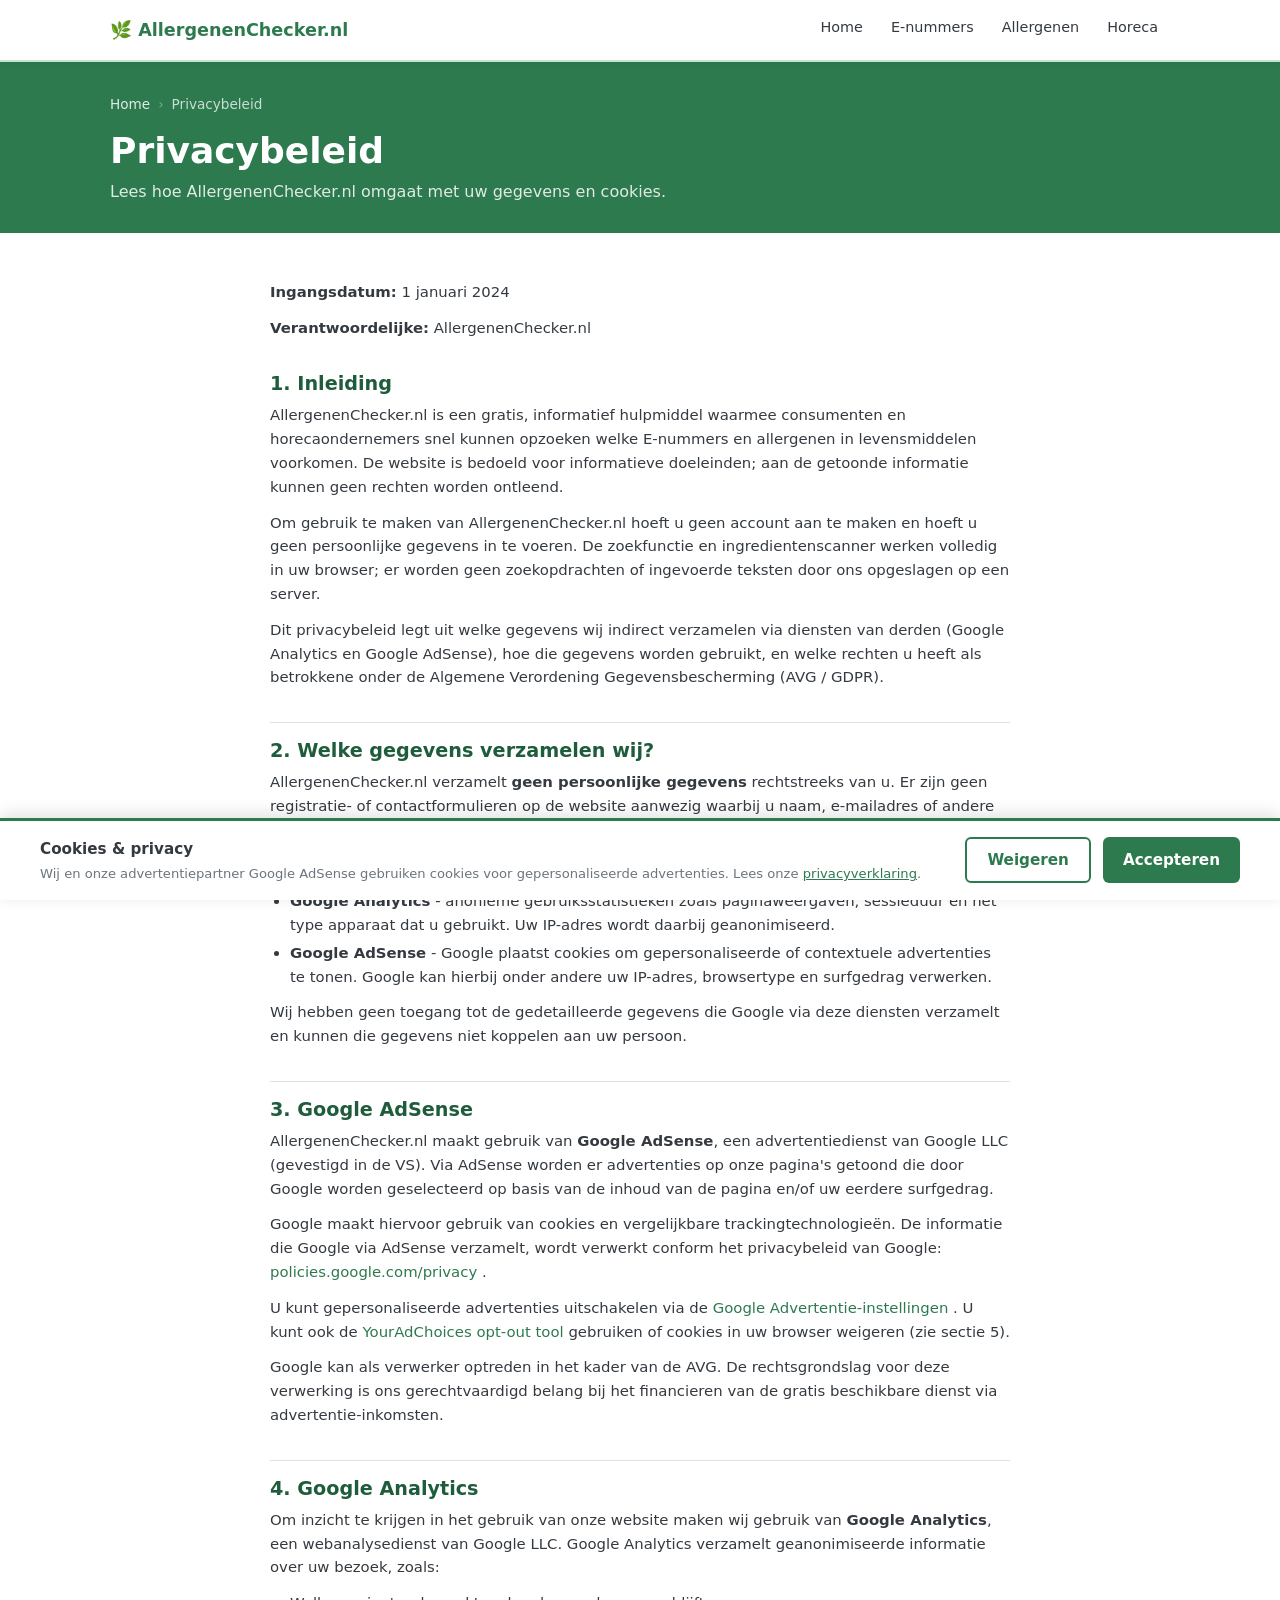
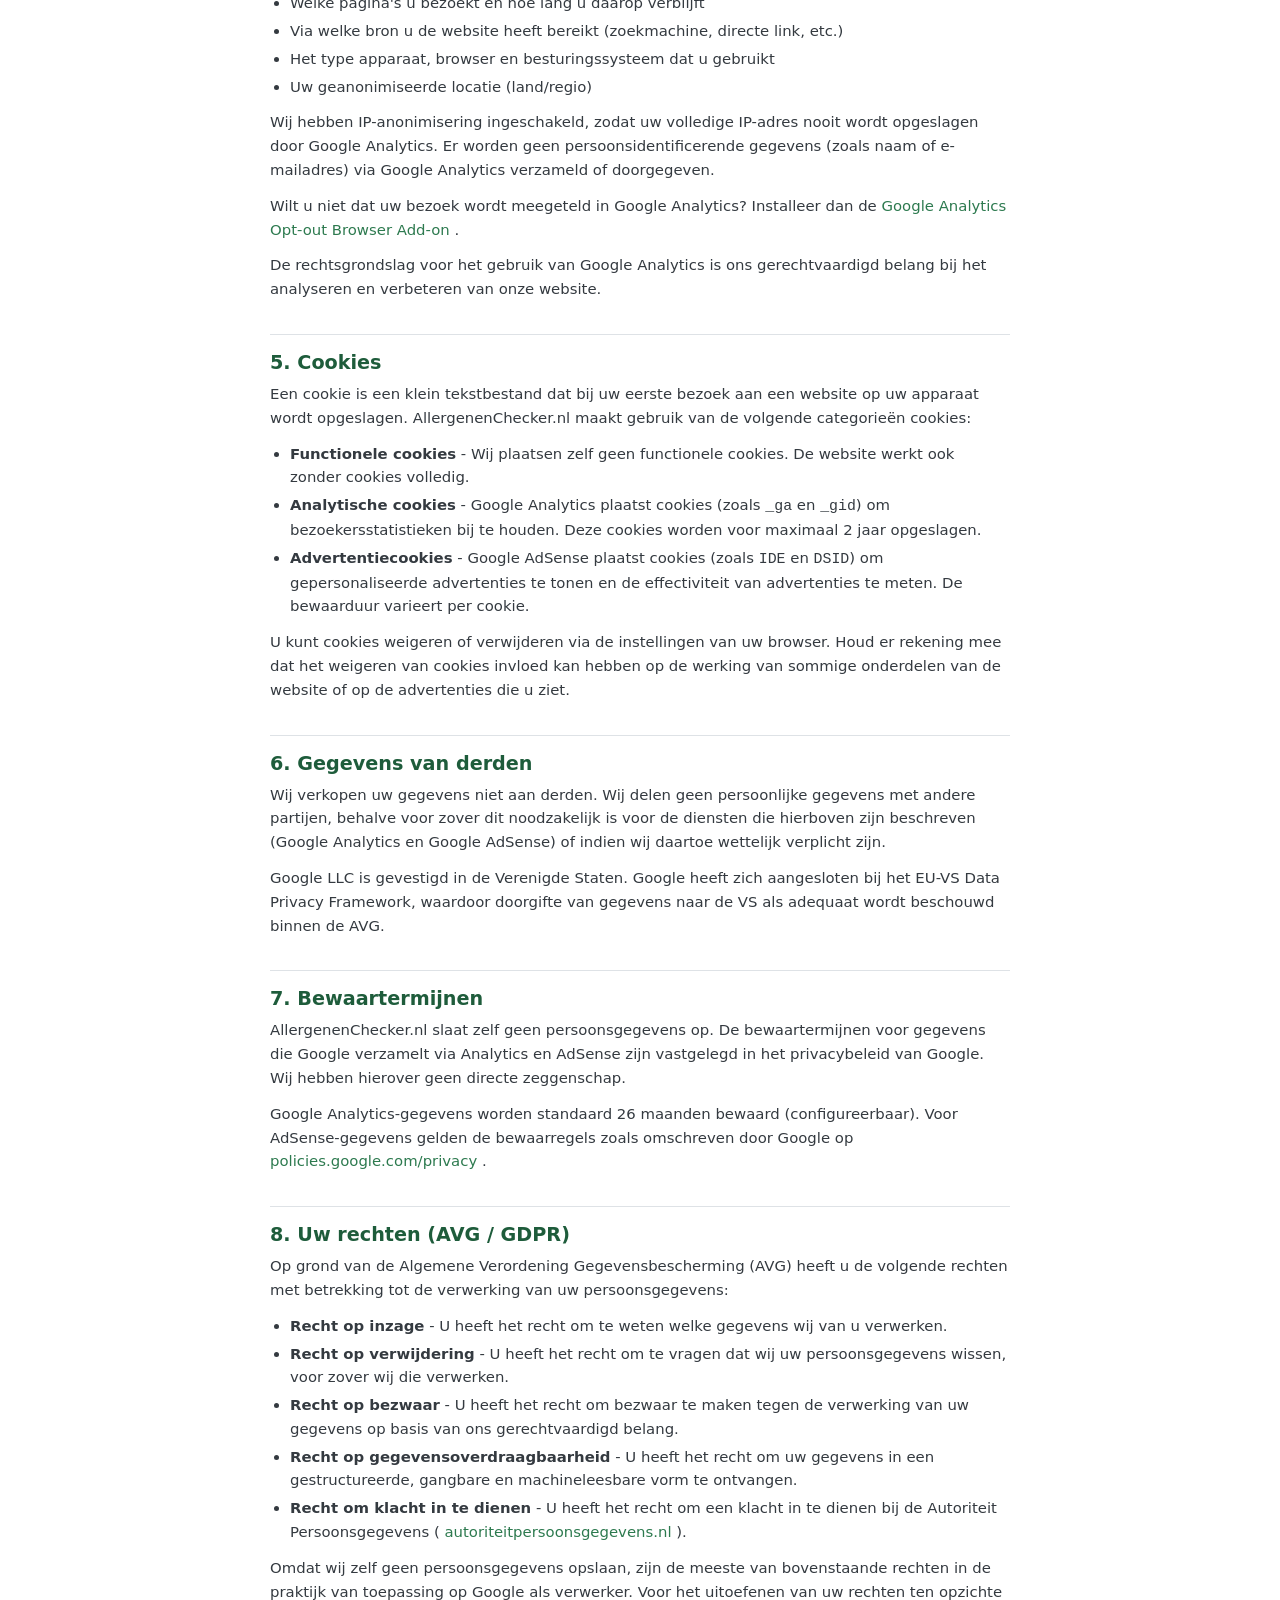
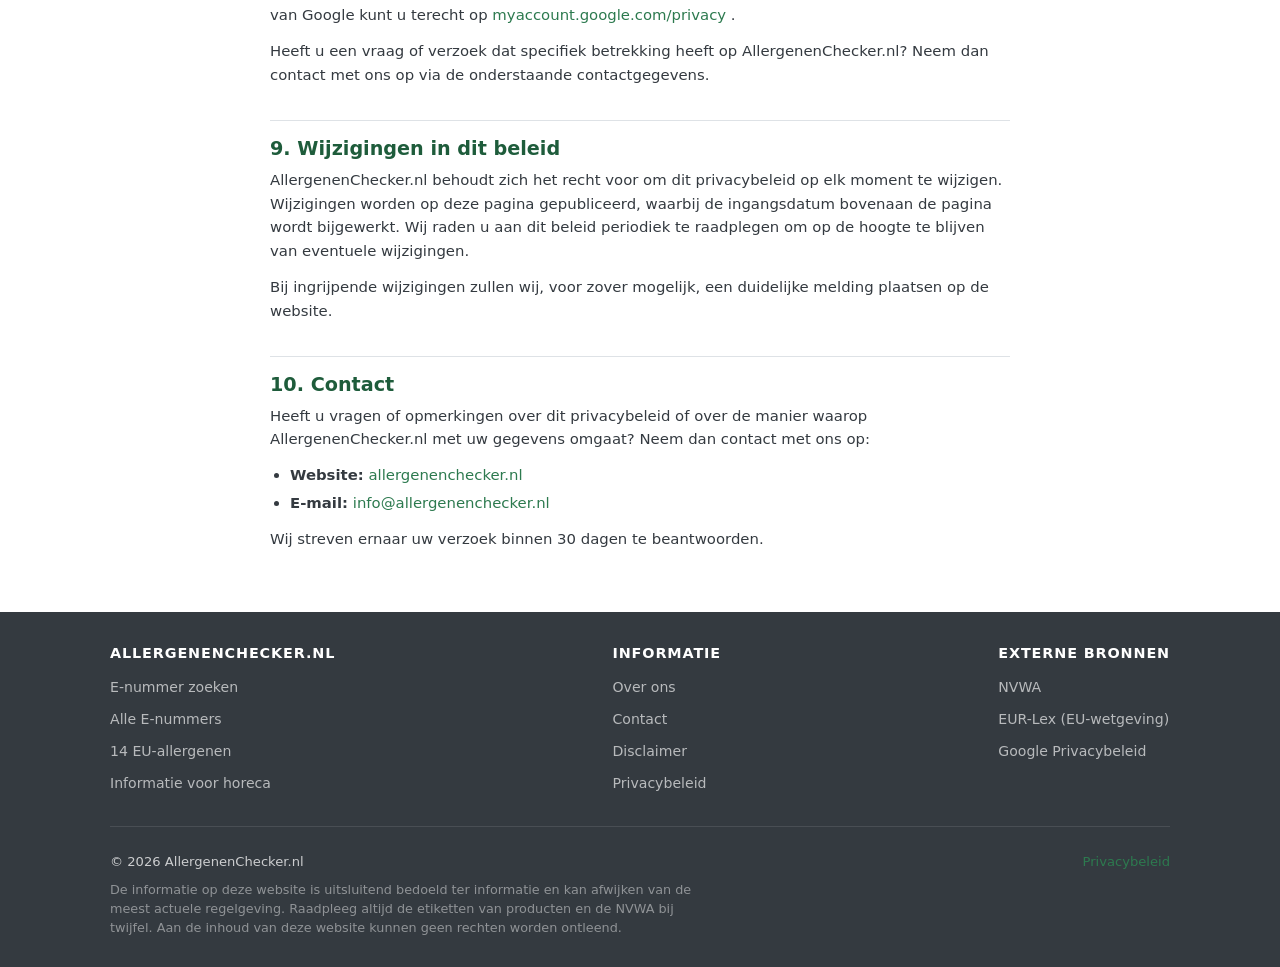
<file: privacy.html>
<!DOCTYPE html>
<html lang="nl">
<head>
  <!-- Google tag (gtag.js) -->
  <script async src="https://www.googletagmanager.com/gtag/js?id=G-0V4DNZFD8S"></script>
  <script>
    window.dataLayer = window.dataLayer || [];
    function gtag(){dataLayer.push(arguments);}
    gtag('js', new Date());
    gtag('config', 'G-0V4DNZFD8S');
  </script>
  <meta charset="UTF-8">
  <link rel="icon" href="favicon.svg" type="image/svg+xml">
  <meta name="viewport" content="width=device-width, initial-scale=1.0">
  <title>Privacybeleid | AllergenenChecker.nl</title>
  <meta name="description" content="Privacybeleid van AllergenenChecker.nl. Lees hoe wij omgaan met uw gegevens, cookies en Google AdSense.">
  <meta name="robots" content="index, follow">
  <link rel="canonical" href="https://allergenenchecker.nl/privacy.html">

  <!-- Open Graph -->
  <meta property="og:type"        content="website">
  <meta property="og:url"         content="https://allergenenchecker.nl/privacy.html">
  <meta property="og:title"       content="Privacybeleid | AllergenenChecker.nl">
  <meta property="og:description" content="Privacybeleid van AllergenenChecker.nl. Lees hoe wij omgaan met uw gegevens, cookies en Google AdSense.">
  <meta property="og:locale"      content="nl_NL">

  <link rel="stylesheet" href="assets/css/style.css">
</head>
<body>

  <!-- ── Navigatie ─────────────────────────────────────────────── -->
  <nav class="site-nav" aria-label="Hoofdnavigatie">
    <div class="container nav-inner">
      <a href="index.html" class="nav-logo">🌿 AllergenenChecker.nl</a>

      <ul class="nav-links" role="list">
        <li><a href="index.html" class="nav-link">Home</a></li>
        <li><a href="e-nummers.html" class="nav-link">E-nummers</a></li>
        <li><a href="allergenen.html" class="nav-link">Allergenen</a></li>
        <li><a href="horeca.html" class="nav-link">Horeca</a></li>
      </ul>

      <button class="nav-hamburger" aria-label="Menu openen" aria-expanded="false" aria-controls="nav-mobiel">
        <span></span>
        <span></span>
        <span></span>
      </button>
    </div>

    <div class="nav-mobiel" id="nav-mobiel" aria-hidden="true">
      <ul role="list">
        <li><a href="index.html">🏠 Home</a></li>
        <li><a href="e-nummers.html">🔢 E-nummers</a></li>
        <li><a href="allergenen.html">⚠️ Allergenen</a></li>
        <li><a href="horeca.html">🍽️ Horeca</a></li>
      </ul>
    </div>
  </nav>

  <!-- ── Paginakoptekst ─────────────────────────────────────────── -->
  <header class="pagina-header">
    <div class="container">
      <nav class="breadcrumb" aria-label="Broodkruimelnavigatie">
        <a href="index.html">Home</a>
        <span class="scheider" aria-hidden="true">›</span>
        <span>Privacybeleid</span>
      </nav>
      <h1>Privacybeleid</h1>
      <p class="subtekst">Lees hoe AllergenenChecker.nl omgaat met uw gegevens en cookies.</p>
    </div>
  </header>

  <!-- ── Inhoud ─────────────────────────────────────────────────── -->
  <main>
    <section class="sectie">
      <div class="privacy-sectie container">

        <p><strong>Ingangsdatum:</strong> 1 januari 2024</p>
        <p><strong>Verantwoordelijke:</strong> AllergenenChecker.nl</p>

        <h2>1. Inleiding</h2>
        <p>
          AllergenenChecker.nl is een gratis, informatief hulpmiddel waarmee consumenten en
          horecaondernemers snel kunnen opzoeken welke E-nummers en allergenen in
          levensmiddelen voorkomen. De website is bedoeld voor informatieve doeleinden;
          aan de getoonde informatie kunnen geen rechten worden ontleend.
        </p>
        <p>
          Om gebruik te maken van AllergenenChecker.nl hoeft u geen account aan te maken
          en hoeft u geen persoonlijke gegevens in te voeren. De zoekfunctie en
          ingredientenscanner werken volledig in uw browser; er worden geen zoekopdrachten
          of ingevoerde teksten door ons opgeslagen op een server.
        </p>
        <p>
          Dit privacybeleid legt uit welke gegevens wij indirect verzamelen via
          diensten van derden (Google Analytics en Google AdSense), hoe die gegevens
          worden gebruikt, en welke rechten u heeft als betrokkene onder de Algemene
          Verordening Gegevensbescherming (AVG / GDPR).
        </p>

        <h2>2. Welke gegevens verzamelen wij?</h2>
        <p>
          AllergenenChecker.nl verzamelt <strong>geen persoonlijke gegevens</strong>
          rechtstreeks van u. Er zijn geen registratie- of contactformulieren op de
          website aanwezig waarbij u naam, e-mailadres of andere persoonsgegevens hoeft
          in te vullen.
        </p>
        <p>
          Via diensten van derden kunnen er echter indirect gegevens worden verzameld:
        </p>
        <ul>
          <li>
            <strong>Google Analytics</strong> - anonieme gebruiksstatistieken zoals
            paginaweergaven, sessieduur en het type apparaat dat u gebruikt.
            Uw IP-adres wordt daarbij geanonimiseerd.
          </li>
          <li>
            <strong>Google AdSense</strong> - Google plaatst cookies om
            gepersonaliseerde of contextuele advertenties te tonen. Google kan hierbij
            onder andere uw IP-adres, browsertype en surfgedrag verwerken.
          </li>
        </ul>
        <p>
          Wij hebben geen toegang tot de gedetailleerde gegevens die Google via deze
          diensten verzamelt en kunnen die gegevens niet koppelen aan uw persoon.
        </p>

        <h2>3. Google AdSense</h2>
        <p>
          AllergenenChecker.nl maakt gebruik van <strong>Google AdSense</strong>, een
          advertentiedienst van Google LLC (gevestigd in de VS). Via AdSense worden er
          advertenties op onze pagina's getoond die door Google worden geselecteerd op
          basis van de inhoud van de pagina en/of uw eerdere surfgedrag.
        </p>
        <p>
          Google maakt hiervoor gebruik van cookies en vergelijkbare trackingtechnologieën.
          De informatie die Google via AdSense verzamelt, wordt verwerkt conform het
          privacybeleid van Google:
          <a href="https://policies.google.com/privacy" target="_blank" rel="noopener noreferrer">
            policies.google.com/privacy
          </a>.
        </p>
        <p>
          U kunt gepersonaliseerde advertenties uitschakelen via de
          <a href="https://adssettings.google.com" target="_blank" rel="noopener noreferrer">
            Google Advertentie-instellingen
          </a>. U kunt ook de <a href="https://optout.aboutads.info/" target="_blank" rel="noopener noreferrer">
            YourAdChoices opt-out tool
          </a> gebruiken of cookies in uw browser weigeren (zie sectie 5).
        </p>
        <p>
          Google kan als verwerker optreden in het kader van de AVG. De rechtsgrondslag
          voor deze verwerking is ons gerechtvaardigd belang bij het financieren van de
          gratis beschikbare dienst via advertentie-inkomsten.
        </p>

        <h2>4. Google Analytics</h2>
        <p>
          Om inzicht te krijgen in het gebruik van onze website maken wij gebruik van
          <strong>Google Analytics</strong>, een webanalysedienst van Google LLC.
          Google Analytics verzamelt geanonimiseerde informatie over uw bezoek, zoals:
        </p>
        <ul>
          <li>Welke pagina's u bezoekt en hoe lang u daarop verblijft</li>
          <li>Via welke bron u de website heeft bereikt (zoekmachine, directe link, etc.)</li>
          <li>Het type apparaat, browser en besturingssysteem dat u gebruikt</li>
          <li>Uw geanonimiseerde locatie (land/regio)</li>
        </ul>
        <p>
          Wij hebben IP-anonimisering ingeschakeld, zodat uw volledige IP-adres nooit
          wordt opgeslagen door Google Analytics. Er worden geen persoonsidentificerende
          gegevens (zoals naam of e-mailadres) via Google Analytics verzameld of
          doorgegeven.
        </p>
        <p>
          Wilt u niet dat uw bezoek wordt meegeteld in Google Analytics? Installeer dan
          de
          <a href="https://tools.google.com/dlpage/gaoptout" target="_blank" rel="noopener noreferrer">
            Google Analytics Opt-out Browser Add-on
          </a>.
        </p>
        <p>
          De rechtsgrondslag voor het gebruik van Google Analytics is ons gerechtvaardigd
          belang bij het analyseren en verbeteren van onze website.
        </p>

        <h2>5. Cookies</h2>
        <p>
          Een cookie is een klein tekstbestand dat bij uw eerste bezoek aan een website
          op uw apparaat wordt opgeslagen. AllergenenChecker.nl maakt gebruik van de
          volgende categorieën cookies:
        </p>
        <ul>
          <li>
            <strong>Functionele cookies</strong> - Wij plaatsen zelf geen functionele
            cookies. De website werkt ook zonder cookies volledig.
          </li>
          <li>
            <strong>Analytische cookies</strong> - Google Analytics plaatst cookies
            (zoals <code>_ga</code> en <code>_gid</code>) om bezoekersstatistieken bij
            te houden. Deze cookies worden voor maximaal 2 jaar opgeslagen.
          </li>
          <li>
            <strong>Advertentiecookies</strong> - Google AdSense plaatst cookies (zoals
            <code>IDE</code> en <code>DSID</code>) om gepersonaliseerde advertenties te
            tonen en de effectiviteit van advertenties te meten. De bewaarduur varieert
            per cookie.
          </li>
        </ul>
        <p>
          U kunt cookies weigeren of verwijderen via de instellingen van uw browser.
          Houd er rekening mee dat het weigeren van cookies invloed kan hebben op de
          werking van sommige onderdelen van de website of op de advertenties die u ziet.
        </p>

        <h2>6. Gegevens van derden</h2>
        <p>
          Wij verkopen uw gegevens niet aan derden. Wij delen geen persoonlijke gegevens
          met andere partijen, behalve voor zover dit noodzakelijk is voor de diensten
          die hierboven zijn beschreven (Google Analytics en Google AdSense) of indien
          wij daartoe wettelijk verplicht zijn.
        </p>
        <p>
          Google LLC is gevestigd in de Verenigde Staten. Google heeft zich aangesloten
          bij het EU-VS Data Privacy Framework, waardoor doorgifte van gegevens naar de
          VS als adequaat wordt beschouwd binnen de AVG.
        </p>

        <h2>7. Bewaartermijnen</h2>
        <p>
          AllergenenChecker.nl slaat zelf geen persoonsgegevens op. De bewaartermijnen
          voor gegevens die Google verzamelt via Analytics en AdSense zijn vastgelegd in
          het privacybeleid van Google. Wij hebben hierover geen directe zeggenschap.
        </p>
        <p>
          Google Analytics-gegevens worden standaard 26 maanden bewaard (configureerbaar).
          Voor AdSense-gegevens gelden de bewaarregels zoals omschreven door Google op
          <a href="https://policies.google.com/privacy" target="_blank" rel="noopener noreferrer">
            policies.google.com/privacy
          </a>.
        </p>

        <h2>8. Uw rechten (AVG / GDPR)</h2>
        <p>
          Op grond van de Algemene Verordening Gegevensbescherming (AVG) heeft u de
          volgende rechten met betrekking tot de verwerking van uw persoonsgegevens:
        </p>
        <ul>
          <li>
            <strong>Recht op inzage</strong> - U heeft het recht om te weten welke
            gegevens wij van u verwerken.
          </li>
          <li>
            <strong>Recht op verwijdering</strong> - U heeft het recht om te vragen dat
            wij uw persoonsgegevens wissen, voor zover wij die verwerken.
          </li>
          <li>
            <strong>Recht op bezwaar</strong> - U heeft het recht om bezwaar te maken
            tegen de verwerking van uw gegevens op basis van ons gerechtvaardigd belang.
          </li>
          <li>
            <strong>Recht op gegevensoverdraagbaarheid</strong> - U heeft het recht om
            uw gegevens in een gestructureerde, gangbare en machineleesbare vorm te
            ontvangen.
          </li>
          <li>
            <strong>Recht om klacht in te dienen</strong> - U heeft het recht om een
            klacht in te dienen bij de Autoriteit Persoonsgegevens
            (<a href="https://autoriteitpersoonsgegevens.nl" target="_blank" rel="noopener noreferrer">
              autoriteitpersoonsgegevens.nl
            </a>).
          </li>
        </ul>
        <p>
          Omdat wij zelf geen persoonsgegevens opslaan, zijn de meeste van bovenstaande
          rechten in de praktijk van toepassing op Google als verwerker. Voor het
          uitoefenen van uw rechten ten opzichte van Google kunt u terecht op
          <a href="https://myaccount.google.com/privacy" target="_blank" rel="noopener noreferrer">
            myaccount.google.com/privacy
          </a>.
        </p>
        <p>
          Heeft u een vraag of verzoek dat specifiek betrekking heeft op
          AllergenenChecker.nl? Neem dan contact met ons op via de onderstaande contactgegevens.
        </p>

        <h2>9. Wijzigingen in dit beleid</h2>
        <p>
          AllergenenChecker.nl behoudt zich het recht voor om dit privacybeleid op
          elk moment te wijzigen. Wijzigingen worden op deze pagina gepubliceerd, waarbij
          de ingangsdatum bovenaan de pagina wordt bijgewerkt. Wij raden u aan dit beleid
          periodiek te raadplegen om op de hoogte te blijven van eventuele wijzigingen.
        </p>
        <p>
          Bij ingrijpende wijzigingen zullen wij, voor zover mogelijk, een duidelijke
          melding plaatsen op de website.
        </p>

        <h2>10. Contact</h2>
        <p>
          Heeft u vragen of opmerkingen over dit privacybeleid of over de manier waarop
          AllergenenChecker.nl met uw gegevens omgaat? Neem dan contact met ons op:
        </p>
        <ul>
          <li><strong>Website:</strong> <a href="https://allergenenchecker.nl">allergenenchecker.nl</a></li>
          <li><strong>E-mail:</strong> <a href="#" data-email-link data-email-text>e-mailadres laden…</a></li>
        </ul>
        <p>
          Wij streven ernaar uw verzoek binnen 30 dagen te beantwoorden.
        </p>

      </div>
    </section>
  </main>

  <!-- ── Footer ─────────────────────────────────────────────────── -->
  <footer class="site-footer">
    <div class="container">
      <div class="footer-rij">
        <div class="footer-kolom">
          <h4>AllergenenChecker.nl</h4>
          <ul>
            <li><a href="index.html">E-nummer zoeken</a></li>
            <li><a href="e-nummers.html">Alle E-nummers</a></li>
            <li><a href="allergenen.html">14 EU-allergenen</a></li>
            <li><a href="horeca.html">Informatie voor horeca</a></li>
          </ul>
        </div>
        <div class="footer-kolom">
          <h4>Informatie</h4>
          <ul>
            <li><a href="over-ons.html">Over ons</a></li>
            <li><a href="contact.html">Contact</a></li>
            <li><a href="disclaimer.html">Disclaimer</a></li>
            <li><a href="privacy.html">Privacybeleid</a></li>
          </ul>
        </div>
        <div class="footer-kolom">
          <h4>Externe bronnen</h4>
          <ul>
            <li><a href="https://www.nvwa.nl" target="_blank" rel="noopener noreferrer">NVWA</a></li>
            <li><a href="https://eur-lex.europa.eu" target="_blank" rel="noopener noreferrer">EUR-Lex (EU-wetgeving)</a></li>
            <li><a href="https://policies.google.com/privacy" target="_blank" rel="noopener noreferrer">Google Privacybeleid</a></li>
          </ul>
        </div>
      </div>
      <div class="footer-bodem">
        <span>&copy; 2026 AllergenenChecker.nl</span>
        <span><a href="privacy.html">Privacybeleid</a></span>
      </div>
      <p class="footer-disclaimer">
        De informatie op deze website is uitsluitend bedoeld ter informatie en kan
        afwijken van de meest actuele regelgeving. Raadpleeg altijd de etiketten van
        producten en de NVWA bij twijfel. Aan de inhoud van deze website kunnen geen
        rechten worden ontleend.
      </p>
    </div>
  </footer>

  <script src="assets/js/database.js"></script>
  <script src="assets/js/app.js"></script>
  <script src="assets/js/cookie-banner.js"></script>
  <script src="assets/js/email-obfuscate.js"></script>
  <script>
    // Hamburger menu
    (function () {
      const btn    = document.querySelector('.nav-hamburger');
      const menu   = document.querySelector('.nav-mobiel');
      if (!btn || !menu) return;
      btn.addEventListener('click', function () {
        const open = menu.classList.toggle('open');
        btn.setAttribute('aria-expanded', open);
        menu.setAttribute('aria-hidden', !open);
      });
    })();
  </script>
</body>
</html>
</file>
<file: assets/css/style.css>
/* ============================================================
   allergenenchecker.nl — Stylesheet
   Mobile-first, geen externe dependencies
   ============================================================ */

/* ── Design tokens ─────────────────────────────────────────── */
:root {
  --groen:        #2d7a4f;
  --groen-donker: #1e5c3b;
  --groen-licht:  #e8f5ee;
  --groen-rand:   #c3e6d3;
  --oranje:       #e67e22;
  --rood:         #c0392b;
  --rood-licht:   #fdecea;
  --geel:         #f39c12;
  --geel-licht:   #fef9e7;
  --blauw:        #2980b9;
  --paars:        #8e44ad;
  --grijs-1:      #f8f9fa;
  --grijs-2:      #e9ecef;
  --grijs-3:      #dee2e6;
  --grijs-4:      #6c757d;
  --grijs-5:      #343a40;
  --tekst:        #212529;
  --wit:          #ffffff;

  --font:         system-ui, -apple-system, 'Segoe UI', Roboto, sans-serif;
  --font-mono:    'Courier New', Courier, monospace;

  --radius:       10px;
  --radius-sm:    6px;
  --schaduw:      0 2px 12px rgba(0,0,0,.08);
  --schaduw-md:   0 4px 24px rgba(0,0,0,.12);
  --transitie:    .18s ease;

  --max-breedte:  1140px;
  --zijmarge:     1rem;
}

/* ── Reset & basis ─────────────────────────────────────────── */
*, *::before, *::after { box-sizing: border-box; margin: 0; padding: 0; }

html { scroll-behavior: smooth; -webkit-text-size-adjust: 100%; }

body {
  font-family: var(--font);
  font-size: 1rem;
  line-height: 1.6;
  color: var(--tekst);
  background: var(--wit);
  min-height: 100vh;
  display: flex;
  flex-direction: column;
}

main { flex: 1; }

img, svg { max-width: 100%; display: block; }

a { color: var(--groen); text-decoration: none; }
a:hover { text-decoration: underline; }

h1, h2, h3, h4 { line-height: 1.25; font-weight: 700; color: var(--grijs-5); }
h1 { font-size: clamp(1.5rem, 4vw, 2.25rem); }
h2 { font-size: clamp(1.25rem, 3vw, 1.75rem); }
h3 { font-size: 1.1rem; }

p { margin-bottom: .75rem; }
p:last-child { margin-bottom: 0; }

ul, ol { padding-left: 1.25rem; }
li { margin-bottom: .25rem; }

/* ── Layout helpers ────────────────────────────────────────── */
.container {
  width: 100%;
  max-width: var(--max-breedte);
  margin: 0 auto;
  padding: 0 var(--zijmarge);
}

.sectie { padding: 3rem 0; }
.sectie-alt { background: var(--grijs-1); }

.rij {
  display: flex;
  flex-wrap: wrap;
  gap: 1.5rem;
}

.kolom { flex: 1; min-width: 280px; }

/* ── Navigatie ─────────────────────────────────────────────── */
.site-nav {
  background: var(--wit);
  border-bottom: 2px solid var(--groen-rand);
  position: sticky;
  top: 0;
  z-index: 100;
  box-shadow: 0 2px 8px rgba(0,0,0,.06);
}

.nav-inner {
  display: flex;
  align-items: center;
  justify-content: space-between;
  height: 60px;
  gap: 1rem;
}

.nav-logo {
  display: flex;
  align-items: center;
  gap: .5rem;
  font-weight: 700;
  font-size: 1.1rem;
  color: var(--groen);
  white-space: nowrap;
  flex-shrink: 0;
}

.nav-logo span.emoji { font-size: 1.3rem; }

.nav-links {
  display: none;
  list-style: none;
  padding: 0;
  gap: .25rem;
}

.nav-links a {
  display: block;
  padding: .4rem .75rem;
  border-radius: var(--radius-sm);
  color: var(--grijs-5);
  font-size: .9rem;
  font-weight: 500;
  transition: background var(--transitie), color var(--transitie);
}

.nav-links a:hover,
.nav-links a.actief {
  background: var(--groen-licht);
  color: var(--groen);
  text-decoration: none;
}

.nav-hamburger {
  display: flex;
  flex-direction: column;
  gap: 5px;
  background: none;
  border: none;
  cursor: pointer;
  padding: .5rem;
  border-radius: var(--radius-sm);
}

.nav-hamburger span {
  display: block;
  width: 24px;
  height: 2px;
  background: var(--grijs-5);
  border-radius: 2px;
  transition: var(--transitie);
}

.nav-mobiel {
  display: none;
  background: var(--wit);
  border-top: 1px solid var(--grijs-3);
  padding: .5rem 0 1rem;
}

.nav-mobiel.open { display: block; }

.nav-mobiel ul {
  list-style: none;
  padding: 0;
}

.nav-mobiel a {
  display: block;
  padding: .6rem var(--zijmarge);
  color: var(--grijs-5);
  font-size: 1rem;
  font-weight: 500;
  border-left: 3px solid transparent;
  transition: var(--transitie);
}

.nav-mobiel a:hover,
.nav-mobiel a.actief {
  color: var(--groen);
  border-left-color: var(--groen);
  background: var(--groen-licht);
  text-decoration: none;
}

/* ── Hero / bovenste sectie ────────────────────────────────── */
.hero {
  background: linear-gradient(135deg, var(--groen) 0%, var(--groen-donker) 100%);
  color: var(--wit);
  padding: 2.5rem 0 2rem;
}

.hero h1 { color: var(--wit); margin-bottom: .5rem; }

.hero .ondertitel {
  opacity: .88;
  font-size: 1.05rem;
  margin-bottom: 0;
}

/* ── Zoekkaart ─────────────────────────────────────────────── */
.zoek-kaart {
  background: var(--wit);
  border-radius: var(--radius);
  padding: 1.5rem;
  box-shadow: var(--schaduw-md);
  margin-top: 1.5rem;
}

.zoek-rij {
  display: flex;
  gap: .5rem;
  flex-wrap: wrap;
}

.zoek-input {
  flex: 1;
  min-width: 200px;
  padding: .75rem 1rem;
  font-size: 1rem;
  border: 2px solid var(--grijs-3);
  border-radius: var(--radius-sm);
  transition: border-color var(--transitie);
  font-family: var(--font);
}

.zoek-input:focus {
  outline: none;
  border-color: var(--groen);
  box-shadow: 0 0 0 3px rgba(45, 122, 79, .15);
}

.zoek-input::placeholder { color: var(--grijs-4); }

.btn {
  display: inline-flex;
  align-items: center;
  gap: .4rem;
  padding: .75rem 1.25rem;
  font-size: .95rem;
  font-weight: 600;
  border: none;
  border-radius: var(--radius-sm);
  cursor: pointer;
  transition: background var(--transitie), transform .1s;
  font-family: var(--font);
  white-space: nowrap;
}

.btn:active { transform: scale(.98); }

.btn-groen {
  background: var(--groen);
  color: var(--wit);
}

.btn-groen:hover { background: var(--groen-donker); }

.btn-outline {
  background: transparent;
  color: var(--groen);
  border: 2px solid var(--groen);
}

.btn-outline:hover { background: var(--groen-licht); }

.zoek-resultaten {
  margin-top: 1rem;
  min-height: 0;
}

.lege-staat {
  text-align: center;
  color: var(--grijs-4);
  padding: 1.5rem 0;
  font-size: .95rem;
}

/* ── Resultatenkaart ───────────────────────────────────────── */
.resultaat-kaart {
  background: var(--wit);
  border: 1px solid var(--grijs-3);
  border-radius: var(--radius);
  padding: 1.25rem;
  margin-bottom: .75rem;
  box-shadow: var(--schaduw);
  animation: inSchuiven .18s ease;
}

@keyframes inSchuiven {
  from { opacity: 0; transform: translateY(-6px); }
  to   { opacity: 1; transform: translateY(0); }
}

.resultaat-header {
  display: flex;
  align-items: flex-start;
  gap: .75rem;
  margin-bottom: .75rem;
  flex-wrap: wrap;
}

.e-nummer-label {
  background: var(--groen);
  color: var(--wit);
  font-weight: 700;
  font-size: 1rem;
  padding: .2rem .7rem;
  border-radius: 20px;
  white-space: nowrap;
  flex-shrink: 0;
}

.resultaat-naam {
  font-size: 1.1rem;
  font-weight: 700;
  color: var(--grijs-5);
}

.resultaat-meta {
  display: grid;
  grid-template-columns: auto 1fr;
  gap: .25rem .75rem;
  font-size: .9rem;
  margin-bottom: .75rem;
}

.resultaat-meta dt {
  font-weight: 600;
  color: var(--grijs-4);
}

.resultaat-meta dd { color: var(--grijs-5); }

.resultaat-info {
  font-size: .88rem;
  color: var(--grijs-4);
  font-style: italic;
  margin-bottom: .75rem;
}

/* ── Allergenen badges ─────────────────────────────────────── */
.allergenen-rij {
  display: flex;
  flex-wrap: wrap;
  gap: .4rem;
}

.allergen-badge {
  display: inline-flex;
  align-items: center;
  gap: .3rem;
  padding: .25rem .6rem;
  border-radius: 20px;
  font-size: .78rem;
  font-weight: 600;
  border: 1.5px solid transparent;
  transition: opacity var(--transitie);
}

.allergen-badge.inactief {
  background: var(--grijs-2);
  color: var(--grijs-4);
  border-color: var(--grijs-3);
  opacity: .55;
}

.allergen-badge .badge-icon { font-size: .9rem; }

/* actieve badges krijgen kleur via inline style vanuit JS */

/* ── Tools tabblad ─────────────────────────────────────────── */
.hero { padding-bottom: 3.5rem; }   /* extra ruimte voor zwevende kaart */

.tools-sectie {
  margin-top: -2.25rem;             /* trekt kaart omhoog de hero in */
  padding: 0 0 2.5rem;
  position: relative;
  z-index: 10;
}

.tools-kaart {
  background: var(--wit);
  border-radius: var(--radius);
  box-shadow: var(--schaduw-md);
  overflow: hidden;
  border: 1px solid var(--grijs-3);
}

.tabs-nav {
  display: flex;
  background: var(--grijs-1);
  border-bottom: 2px solid var(--grijs-3);
}

.tab-knop {
  flex: 1;
  display: flex;
  align-items: center;
  justify-content: center;
  gap: .45rem;
  padding: .9rem .75rem;
  font-size: .95rem;
  font-weight: 600;
  color: var(--grijs-4);
  background: none;
  border: none;
  border-bottom: 3px solid transparent;
  cursor: pointer;
  font-family: var(--font);
  transition: color var(--transitie), background var(--transitie), border-color var(--transitie);
  position: relative;
  bottom: -2px;
  white-space: nowrap;
}

.tab-knop:hover {
  color: var(--groen);
  background: var(--groen-licht);
}

.tab-knop.actief {
  color: var(--groen);
  background: var(--wit);
  border-bottom-color: var(--groen);
}

.tab-panel {
  padding: 1.5rem;
  display: none;
}

.tab-panel.actief {
  display: block;
  animation: inSchuiven .15s ease;
}

/* ── Scanner sectie ────────────────────────────────────────── */
.scanner-sectie {
  padding: 2.5rem 0;
}

.scanner-sectie h2 { margin-bottom: .5rem; }

.scanner-intro {
  color: var(--grijs-4);
  margin-bottom: 1rem;
}

.scanner-textarea {
  width: 100%;
  min-height: 130px;
  padding: .85rem 1rem;
  font-size: .95rem;
  font-family: var(--font);
  border: 2px solid var(--grijs-3);
  border-radius: var(--radius-sm);
  resize: vertical;
  transition: border-color var(--transitie);
  line-height: 1.5;
}

.scanner-textarea:focus {
  outline: none;
  border-color: var(--groen);
  box-shadow: 0 0 0 3px rgba(45, 122, 79, .15);
}

.scanner-textarea::placeholder { color: var(--grijs-4); }

.scanner-knoppen {
  display: flex;
  gap: .5rem;
  margin-top: .75rem;
  flex-wrap: wrap;
}

.scan-output {
  margin-top: 1.25rem;
  padding: 1rem;
  background: var(--grijs-1);
  border-radius: var(--radius-sm);
  border: 1px solid var(--grijs-3);
  font-size: .95rem;
  line-height: 1.9;
  word-break: break-word;
  display: none;
}

.scan-output.zichtbaar { display: block; }

.scan-token { border-radius: 4px; padding: 1px 4px; }
.scan-token.e-nummer  { background: #fff3cd; color: #856404; font-weight: 600; border: 1px solid #ffc107; }
.scan-token.allergen  { background: var(--rood-licht); color: var(--rood); font-weight: 700; border: 1px solid #f5c6cb; }
.scan-token.normaal   { color: var(--tekst); }

.scan-samenvatting {
  margin-top: 1rem;
  display: none;
}

.scan-samenvatting.zichtbaar { display: block; }

.samenvatting-kaart {
  background: var(--wit);
  border-radius: var(--radius);
  padding: 1rem 1.25rem;
  border-left: 4px solid var(--groen);
  box-shadow: var(--schaduw);
}

.samenvatting-kaart.heeft-allergenen {
  border-left-color: var(--rood);
  background: var(--rood-licht);
}

.samenvatting-titel {
  font-weight: 700;
  margin-bottom: .5rem;
  font-size: 1rem;
}

.samenvatting-gevonden {
  display: flex;
  flex-wrap: wrap;
  gap: .4rem;
  margin-top: .5rem;
}

/* ── EU-allergenen grid (index) ────────────────────────────── */
.allergenen-grid {
  display: grid;
  grid-template-columns: repeat(auto-fill, minmax(140px, 1fr));
  gap: .75rem;
  margin-top: 1.25rem;
}

.allergen-kaartje, .allergeen-kaart {
  background: var(--wit);
  border: 1.5px solid var(--grijs-3);
  border-radius: var(--radius);
  padding: .85rem .75rem;
  text-align: center;
  cursor: pointer;
  transition: border-color var(--transitie), box-shadow var(--transitie), transform .1s;
  text-decoration: none;
  color: var(--tekst);
  display: block;
}

.allergen-kaartje:hover, .allergeen-kaart:hover {
  border-color: var(--groen);
  box-shadow: var(--schaduw);
  transform: translateY(-2px);
  text-decoration: none;
}

.allergen-kaartje .icon, .allergeen-kaart .allergeen-icoon { font-size: 2rem; margin-bottom: .35rem; display: block; }
.allergen-kaartje .naam, .allergeen-kaart .allergeen-naam  { font-size: .82rem; font-weight: 600; color: var(--grijs-5); }
.allergeen-kaart .allergeen-sub { font-size: .75rem; color: var(--grijs-4); margin-top: .1rem; }

/* ── FAQ sectie ────────────────────────────────────────────── */
.faq-sectie { padding: 3rem 0; }

.faq-lijst { margin-top: 1.5rem; }

.faq-item {
  border: 1px solid var(--grijs-3);
  border-radius: var(--radius-sm);
  margin-bottom: .6rem;
  overflow: hidden;
}

.faq-vraag {
  display: flex;
  justify-content: space-between;
  align-items: center;
  padding: 1rem 1.25rem;
  font-weight: 600;
  cursor: pointer;
  background: var(--wit);
  border: none;
  width: 100%;
  text-align: left;
  font-size: .95rem;
  color: var(--grijs-5);
  font-family: var(--font);
  transition: background var(--transitie);
  gap: .75rem;
}

.faq-vraag:hover { background: var(--grijs-1); }
.faq-vraag.open  { background: var(--groen-licht); color: var(--groen); }

.faq-icoontje {
  flex-shrink: 0;
  width: 20px;
  height: 20px;
  border-radius: 50%;
  background: var(--groen);
  color: var(--wit);
  display: flex;
  align-items: center;
  justify-content: center;
  font-size: .85rem;
  transition: transform var(--transitie);
}

.faq-vraag.open .faq-icoontje { transform: rotate(45deg); }

.faq-antwoord {
  display: none;
  padding: 0 1.25rem 1rem;
  font-size: .93rem;
  color: var(--grijs-5);
  line-height: 1.65;
}

.faq-antwoord.open { display: block; }

/* ── E-nummers tabel (e-nummers.html) ──────────────────────── */
.filter-knoppen {
  display: flex;
  flex-wrap: wrap;
  gap: .4rem;
  margin-bottom: 1.5rem;
}

.filter-btn {
  padding: .4rem .9rem;
  border: 1.5px solid var(--grijs-3);
  border-radius: 20px;
  background: var(--wit);
  font-size: .85rem;
  font-weight: 500;
  cursor: pointer;
  color: var(--grijs-5);
  transition: var(--transitie);
  font-family: var(--font);
}

.filter-btn:hover,
.filter-btn.actief {
  background: var(--groen);
  color: var(--wit);
  border-color: var(--groen);
}

.categorie-blok {
  margin-bottom: 2.5rem;
}

.categorie-titel {
  display: flex;
  align-items: center;
  gap: .75rem;
  margin-bottom: 1rem;
  padding-bottom: .5rem;
  border-bottom: 2px solid var(--groen-rand);
}

.categorie-range {
  background: var(--groen-licht);
  color: var(--groen);
  font-size: .8rem;
  font-weight: 600;
  padding: .2rem .6rem;
  border-radius: 20px;
}

.e-tabel {
  width: 100%;
  border-collapse: collapse;
  font-size: .88rem;
}

.e-tabel th {
  background: var(--grijs-1);
  padding: .6rem .75rem;
  text-align: left;
  font-weight: 600;
  color: var(--grijs-4);
  border-bottom: 2px solid var(--grijs-3);
  font-size: .8rem;
  text-transform: uppercase;
  letter-spacing: .03em;
}

.e-tabel td {
  padding: .55rem .75rem;
  border-bottom: 1px solid var(--grijs-2);
  vertical-align: top;
  color: var(--grijs-5);
}

.e-tabel tr:last-child td { border-bottom: none; }

.e-tabel tr:hover td { background: var(--grijs-1); }

.e-tabel .e-num {
  font-weight: 700;
  color: var(--groen);
  white-space: nowrap;
}

.allergeen-chip {
  display: inline-block;
  background: var(--rood-licht);
  color: var(--rood);
  font-size: .75rem;
  font-weight: 600;
  padding: .1rem .45rem;
  border-radius: 10px;
  margin: .1rem;
}

/* ── Allergenen pagina ──────────────────────────────────────── */
.allergen-detail-kaart {
  background: var(--wit);
  border-radius: var(--radius);
  border: 1px solid var(--grijs-3);
  padding: 1.5rem;
  margin-bottom: 1.25rem;
  box-shadow: var(--schaduw);
  display: grid;
  grid-template-columns: auto 1fr;
  gap: 1rem;
}

.allergen-icon-groot {
  font-size: 2.5rem;
  display: flex;
  align-items: flex-start;
  padding-top: .2rem;
}

.allergen-detail-kaart h3 {
  margin-bottom: .4rem;
  color: var(--groen-donker);
}

.allergen-detail-kaart .beschrijving {
  color: var(--grijs-5);
  font-size: .93rem;
  margin-bottom: .75rem;
}

.voorbeeld-chips {
  display: flex;
  flex-wrap: wrap;
  gap: .35rem;
}

.voorbeeld-chip {
  background: var(--groen-licht);
  color: var(--groen-donker);
  font-size: .8rem;
  padding: .2rem .6rem;
  border-radius: 20px;
  border: 1px solid var(--groen-rand);
}

/* ── Horeca pagina ──────────────────────────────────────────── */
.info-kaart {
  background: var(--wit);
  border-radius: var(--radius);
  padding: 1.5rem;
  border-left: 4px solid var(--groen);
  box-shadow: var(--schaduw);
  margin-bottom: 1.25rem;
}

.info-kaart.waarschuwing { border-left-color: var(--geel); background: var(--geel-licht); }
.info-kaart.gevaar       { border-left-color: var(--rood); background: var(--rood-licht); }

.info-kaart h3 { color: var(--groen-donker); margin-bottom: .5rem; }
.info-kaart.waarschuwing h3 { color: #7d5a00; }
.info-kaart.gevaar h3       { color: var(--rood); }

.checklist {
  list-style: none;
  padding: 0;
}

.checklist li {
  padding: .4rem 0;
  padding-left: 1.6rem;
  position: relative;
  border-bottom: 1px solid var(--grijs-2);
  font-size: .93rem;
}

.checklist li:last-child { border-bottom: none; }

.checklist li::before {
  content: "✓";
  position: absolute;
  left: 0;
  color: var(--groen);
  font-weight: 700;
}

.wetgeving-blok {
  background: var(--grijs-1);
  border: 1px solid var(--grijs-3);
  border-radius: var(--radius);
  padding: 1.25rem;
  margin-bottom: 1.25rem;
}

.wetgeving-blok .wet-label {
  font-size: .75rem;
  font-weight: 700;
  text-transform: uppercase;
  letter-spacing: .06em;
  color: var(--grijs-4);
  margin-bottom: .25rem;
}

/* ── Privacy pagina ─────────────────────────────────────────── */
.privacy-sectie {
  max-width: 820px;
}

.privacy-sectie h2 {
  font-size: 1.2rem;
  margin-top: 2rem;
  margin-bottom: .5rem;
  color: var(--groen-donker);
  padding-top: 1rem;
  border-top: 1px solid var(--grijs-3);
}

.privacy-sectie h2:first-of-type {
  border-top: none;
  margin-top: 1rem;
}

.privacy-sectie p, .privacy-sectie ul {
  font-size: .93rem;
  color: var(--grijs-5);
  margin-bottom: .75rem;
}

/* ── Informatieve banners ───────────────────────────────────── */
.banner {
  padding: 1rem 1.25rem;
  border-radius: var(--radius-sm);
  margin-bottom: 1rem;
  font-size: .9rem;
}

.banner-info {
  background: #e3f2fd;
  color: #1565c0;
  border-left: 4px solid #1976d2;
}

.banner-waarschuwing {
  background: var(--geel-licht);
  color: #7d5a00;
  border-left: 4px solid var(--geel);
}

/* ── Paginakoptekst ─────────────────────────────────────────── */
.pagina-header {
  background: var(--groen);
  color: var(--wit);
  padding: 2rem 0 1.75rem;
}

.pagina-header h1 { color: var(--wit); margin-bottom: .4rem; }

.pagina-header .subtekst {
  opacity: .85;
  font-size: 1rem;
}

/* ── Broodkruimelnavigatie ──────────────────────────────────── */
.breadcrumb {
  display: flex;
  align-items: center;
  gap: .5rem;
  font-size: .85rem;
  color: rgba(255,255,255,.75);
  margin-bottom: .75rem;
  flex-wrap: wrap;
}

.breadcrumb a { color: rgba(255,255,255,.85); }
.breadcrumb a:hover { color: var(--wit); }
.breadcrumb .scheider { opacity: .5; }

/* ── Kaartjes grid ──────────────────────────────────────────── */
.kaartjes-grid {
  display: grid;
  grid-template-columns: repeat(auto-fill, minmax(260px, 1fr));
  gap: 1.25rem;
}

.kaartje {
  background: var(--wit);
  border-radius: var(--radius);
  padding: 1.25rem;
  border: 1px solid var(--grijs-3);
  box-shadow: var(--schaduw);
  transition: box-shadow var(--transitie), transform .1s;
}

.kaartje:hover {
  box-shadow: var(--schaduw-md);
  transform: translateY(-2px);
}

/* ── Statistiekenrij ─────────────────────────────────────────── */
.stats-rij {
  display: flex;
  flex-wrap: wrap;
  gap: 1rem;
  margin: 1.5rem 0;
}

.stat-item {
  background: var(--wit);
  border-radius: var(--radius);
  padding: 1rem 1.25rem;
  border: 1px solid var(--grijs-3);
  text-align: center;
  flex: 1;
  min-width: 120px;
}

.stat-getal {
  font-size: 1.75rem;
  font-weight: 800;
  color: var(--groen);
  display: block;
}

.stat-label {
  font-size: .8rem;
  color: var(--grijs-4);
  margin-top: .15rem;
}

/* ── Footer ─────────────────────────────────────────────────── */
.site-footer {
  background: var(--grijs-5);
  color: rgba(255,255,255,.75);
  padding: 2rem 0;
  margin-top: auto;
}

.footer-rij {
  display: flex;
  flex-wrap: wrap;
  gap: 1.5rem;
  justify-content: space-between;
  margin-bottom: 1.5rem;
}

.footer-kolom h4 {
  color: var(--wit);
  font-size: .9rem;
  margin-bottom: .75rem;
  text-transform: uppercase;
  letter-spacing: .06em;
}

.footer-kolom ul {
  list-style: none;
  padding: 0;
}

.footer-kolom li { margin-bottom: .4rem; }

.footer-kolom a {
  color: rgba(255,255,255,.65);
  font-size: .88rem;
  transition: color var(--transitie);
}

.footer-kolom a:hover { color: var(--wit); text-decoration: none; }

.footer-bodem {
  display: flex;
  flex-wrap: wrap;
  justify-content: space-between;
  align-items: center;
  gap: .75rem;
  padding-top: 1.5rem;
  border-top: 1px solid rgba(255,255,255,.1);
  font-size: .82rem;
}

.footer-disclaimer {
  max-width: 600px;
  opacity: .6;
  font-size: .8rem;
  margin-top: .5rem;
  line-height: 1.5;
}

/* ── Geen resultaten / lege states ──────────────────────────── */
.geen-resultaten {
  text-align: center;
  padding: 2rem 1rem;
  color: var(--grijs-4);
}

.geen-resultaten .icon { font-size: 2.5rem; margin-bottom: .5rem; }

/* ── Responsive: tablet en desktop ─────────────────────────── */
@media (min-width: 640px) {
  :root { --zijmarge: 1.5rem; }

  .zoek-rij { flex-wrap: nowrap; }
  .zoek-input { min-width: unset; }
}

@media (min-width: 768px) {
  :root { --zijmarge: 2rem; }

  .nav-hamburger { display: none; }
  .nav-links {
    display: flex;
    align-items: center;
  }

  .allergen-detail-kaart {
    grid-template-columns: 3.5rem 1fr;
  }

  .rij { flex-wrap: nowrap; }
}

@media (min-width: 1024px) {
  :root { --zijmarge: 2.5rem; }

  .hero { padding: 3.5rem 0 2.5rem; }

  .stats-rij { flex-wrap: nowrap; }
}

/* ── CSS-aliassen voor gegenereerde klassen ─────────────────── */
.hero-sectie  { background: linear-gradient(135deg, var(--groen) 0%, var(--groen-donker) 100%); color: var(--wit); padding: 2.5rem 0 2rem; }
.hero-titel   { color: var(--wit); font-size: clamp(1.5rem, 4vw, 2.25rem); font-weight: 700; line-height: 1.25; margin-bottom: .5rem; }
.hero-subtitel, .hero .ondertitel { opacity: .88; font-size: 1.05rem; color: var(--wit); }

.zoek-sectie  { padding: 2rem 0; }
.zoek-knop    { display: inline-flex; align-items: center; gap: .4rem; padding: .75rem 1.25rem; font-size: .95rem; font-weight: 600; border: none; border-radius: var(--radius-sm); cursor: pointer; background: var(--groen); color: var(--wit); font-family: var(--font); transition: background var(--transitie); }
.zoek-knop:hover { background: var(--groen-donker); }
.zoek-label   { display: block; font-weight: 600; margin-bottom: .5rem; color: var(--grijs-5); }

.scanner-kaart { background: var(--wit); border-radius: var(--radius); padding: 1.5rem; box-shadow: var(--schaduw); }
.scanner-titel { font-size: clamp(1.25rem, 3vw, 1.75rem); font-weight: 700; margin-bottom: .5rem; color: var(--grijs-5); }

.scanner-sectie, .scan-sectie { padding: 2.5rem 0; background: var(--grijs-1); }

.stats-sectie  { padding: 2rem 0; }
.stats-section { padding: 2rem 0; }

.knop-primair { display: inline-flex; align-items: center; gap: .4rem; padding: .75rem 1.25rem; font-size: .95rem; font-weight: 600; border: none; border-radius: var(--radius-sm); cursor: pointer; background: var(--groen); color: var(--wit); font-family: var(--font); transition: background var(--transitie); }
.knop-primair:hover { background: var(--groen-donker); }
.knop-ghost   { display: inline-flex; align-items: center; gap: .4rem; padding: .75rem 1.25rem; font-size: .95rem; font-weight: 600; border: 2px solid var(--groen); border-radius: var(--radius-sm); cursor: pointer; background: transparent; color: var(--groen); font-family: var(--font); transition: background var(--transitie); }
.knop-ghost:hover { background: var(--groen-licht); }

.nav-link     { display: block; padding: .4rem .75rem; border-radius: var(--radius-sm); color: var(--grijs-5); font-size: .9rem; font-weight: 500; transition: background var(--transitie), color var(--transitie); }
.nav-link:hover, .nav-link.actief { background: var(--groen-licht); color: var(--groen); text-decoration: none; }

.nav-mobiel-overlay { display: none; background: var(--wit); border-top: 1px solid var(--grijs-3); padding: .5rem 0 1rem; }
.nav-mobiel-overlay.open { display: block; }
.nav-mobiel-overlay ul { list-style: none; padding: 0; }
.nav-mobiel-overlay a  { display: block; padding: .6rem var(--zijmarge); color: var(--grijs-5); font-size: 1rem; font-weight: 500; border-left: 3px solid transparent; transition: var(--transitie); }
.nav-mobiel-overlay a:hover, .nav-mobiel-overlay a.actief { color: var(--groen); border-left-color: var(--groen); background: var(--groen-licht); text-decoration: none; }

.site-header  { position: sticky; top: 0; z-index: 100; background: var(--wit); border-bottom: 2px solid var(--groen-rand); box-shadow: 0 2px 8px rgba(0,0,0,.06); }
.site-header .site-nav { max-width: var(--max-breedte); margin: 0 auto; padding: 0 var(--zijmarge); display: flex; align-items: center; justify-content: space-between; height: 60px; gap: 1rem; }

.sr-only { position: absolute; width: 1px; height: 1px; overflow: hidden; clip: rect(0,0,0,0); white-space: nowrap; }

.faq-sectie h2, .faq-sectie .sectie-titel { margin-bottom: 1.5rem; }
.allergenen-sectie { padding: 2rem 0; }
.stats-divider { display: none; }

/* ── Allergenentabel (overzichtspagina) ─────────────────────── */
.allergen-tabel-wrapper {
  overflow-x: auto;
  -webkit-overflow-scrolling: touch;
  border-radius: var(--radius);
  border: 1px solid var(--grijs-3);
}

.allergen-tabel {
  width: 100%;
  border-collapse: collapse;
  font-size: .9rem;
  background: var(--wit);
}

.allergen-tabel th {
  background: var(--groen);
  color: var(--wit);
  font-weight: 600;
  padding: .65rem .9rem;
  text-align: left;
  white-space: nowrap;
}

.allergen-tabel td {
  padding: .6rem .9rem;
  border-bottom: 1px solid var(--grijs-2);
  vertical-align: middle;
}

.allergen-tabel td:first-child {
  font-size: 1.3rem;
  width: 2.5rem;
  text-align: center;
  padding-right: .4rem;
}

.allergen-tabel td:last-child {
  color: var(--grijs-4);
  font-size: .8rem;
  white-space: nowrap;
  width: 3rem;
  text-align: center;
}

.allergen-tabel tr:last-child td { border-bottom: none; }

.allergen-tabel tr:hover td { background: var(--groen-licht); }

.allergen-tabel a {
  color: var(--groen);
  font-weight: 600;
  text-decoration: none;
}

.allergen-tabel a:hover { text-decoration: underline; }

/* ── Stappenplan horeca ─────────────────────────────────────── */
.stappenplan {
  list-style: none;
  padding: 0;
  counter-reset: stap;
  display: flex;
  flex-direction: column;
  gap: 1rem;
}

.stappenplan li {
  counter-increment: stap;
  display: flex;
  gap: 1rem;
  align-items: flex-start;
  background: var(--wit);
  border: 1px solid var(--grijs-3);
  border-left: 4px solid var(--groen);
  border-radius: var(--radius-sm);
  padding: 1rem 1.1rem;
}

.stappenplan li::before {
  content: counter(stap);
  display: inline-flex;
  flex-shrink: 0;
  align-items: center;
  justify-content: center;
  width: 1.75rem;
  height: 1.75rem;
  border-radius: 50%;
  background: var(--groen);
  color: var(--wit);
  font-size: .8rem;
  font-weight: 700;
  margin-top: .05rem;
}

/* ── Print-stijlen ──────────────────────────────────────────── */
@media print {
  .geen-print,
  .site-header,
  header.site-header,
  nav.site-nav,
  .nav-mobiel,
  .site-footer,
  #cookie-banner,
  .btn,
  .breadcrumb,
  .cta-sectie,
  .ocr-sectie,
  .ocr-scheiding {
    display: none !important;
  }

  body { font-size: 11pt; color: #000; background: #fff; }

  .allergen-tabel th { background: #2d7a3a !important; -webkit-print-color-adjust: exact; print-color-adjust: exact; }

  a { color: #000; text-decoration: none; }

  .container { max-width: 100%; padding: 0; }
}

/* ── OCR: foto-naar-tekst sectie ───────────────────────────── */
.ocr-sectie {
  display: flex;
  flex-direction: column;
  gap: .75rem;
  margin-bottom: 1rem;
}

.ocr-knop {
  display: inline-flex;
  align-items: center;
  gap: .5rem;
  align-self: flex-start;
}

.ocr-knop:disabled {
  opacity: .55;
  cursor: not-allowed;
}

.ocr-status {
  font-size: .875rem;
  padding: .5rem .75rem;
  border-radius: var(--radius-sm);
  border-left: 3px solid var(--grijs-3);
  background: var(--grijs-1);
  color: var(--grijs-5);
}

.ocr-status--bezig {
  border-left-color: var(--groen);
  color: var(--groen-donker);
}

.ocr-status--ok {
  border-left-color: #27ae60;
  background: #eafaf1;
  color: #1e8449;
}

.ocr-status--fout {
  border-left-color: #e74c3c;
  background: #fdf2f2;
  color: #c0392b;
}

.ocr-preview {
  border-radius: var(--radius-sm);
  overflow: hidden;
  max-width: 100%;
}

.ocr-preview-img {
  display: block;
  max-width: 100%;
  max-height: 220px;
  object-fit: contain;
  border-radius: var(--radius-sm);
  border: 1px solid var(--grijs-3);
}

.ocr-scheiding {
  display: flex;
  align-items: center;
  gap: .75rem;
  margin: .75rem 0;
  color: var(--grijs-4);
  font-size: .8rem;
}

.ocr-scheiding::before,
.ocr-scheiding::after {
  content: '';
  flex: 1;
  height: 1px;
  background: var(--grijs-3);
}

/* ── Cookie-toestemmingsbanner ──────────────────────────────── */
#cookie-banner {
  position: fixed;
  bottom: 0;
  left: 0;
  right: 0;
  background: var(--wit);
  border-top: 3px solid var(--groen);
  padding: 1rem var(--zijmarge);
  display: flex;
  align-items: center;
  gap: 1.5rem;
  flex-wrap: wrap;
  z-index: 9999;
  box-shadow: 0 -4px 16px rgba(0,0,0,.12);
  animation: cookie-inschuiven .3s ease-out;
}
@keyframes cookie-inschuiven {
  from { transform: translateY(100%); }
  to   { transform: translateY(0); }
}
#cookie-banner.cookie-banner--verbergen {
  animation: cookie-uitschuiven .3s ease-in forwards;
}
@keyframes cookie-uitschuiven {
  from { transform: translateY(0); }
  to   { transform: translateY(100%); }
}
.cookie-tekst {
  flex: 1;
  min-width: 200px;
}
.cookie-tekst strong {
  display: block;
  font-size: .95rem;
  font-weight: 700;
  color: var(--grijs-5);
  margin-bottom: .2rem;
}
.cookie-tekst p {
  margin: 0;
  font-size: .82rem;
  color: var(--grijs-4);
  line-height: 1.5;
}
.cookie-tekst a {
  color: var(--groen);
  text-decoration: underline;
}
.cookie-knoppen {
  display: flex;
  gap: .75rem;
  flex-shrink: 0;
}
@media (max-width: 480px) {
  #cookie-banner { flex-direction: column; align-items: flex-start; gap: .75rem; }
  .cookie-knoppen { width: 100%; }
  .cookie-knoppen .btn { flex: 1; justify-content: center; }
}
</file>
